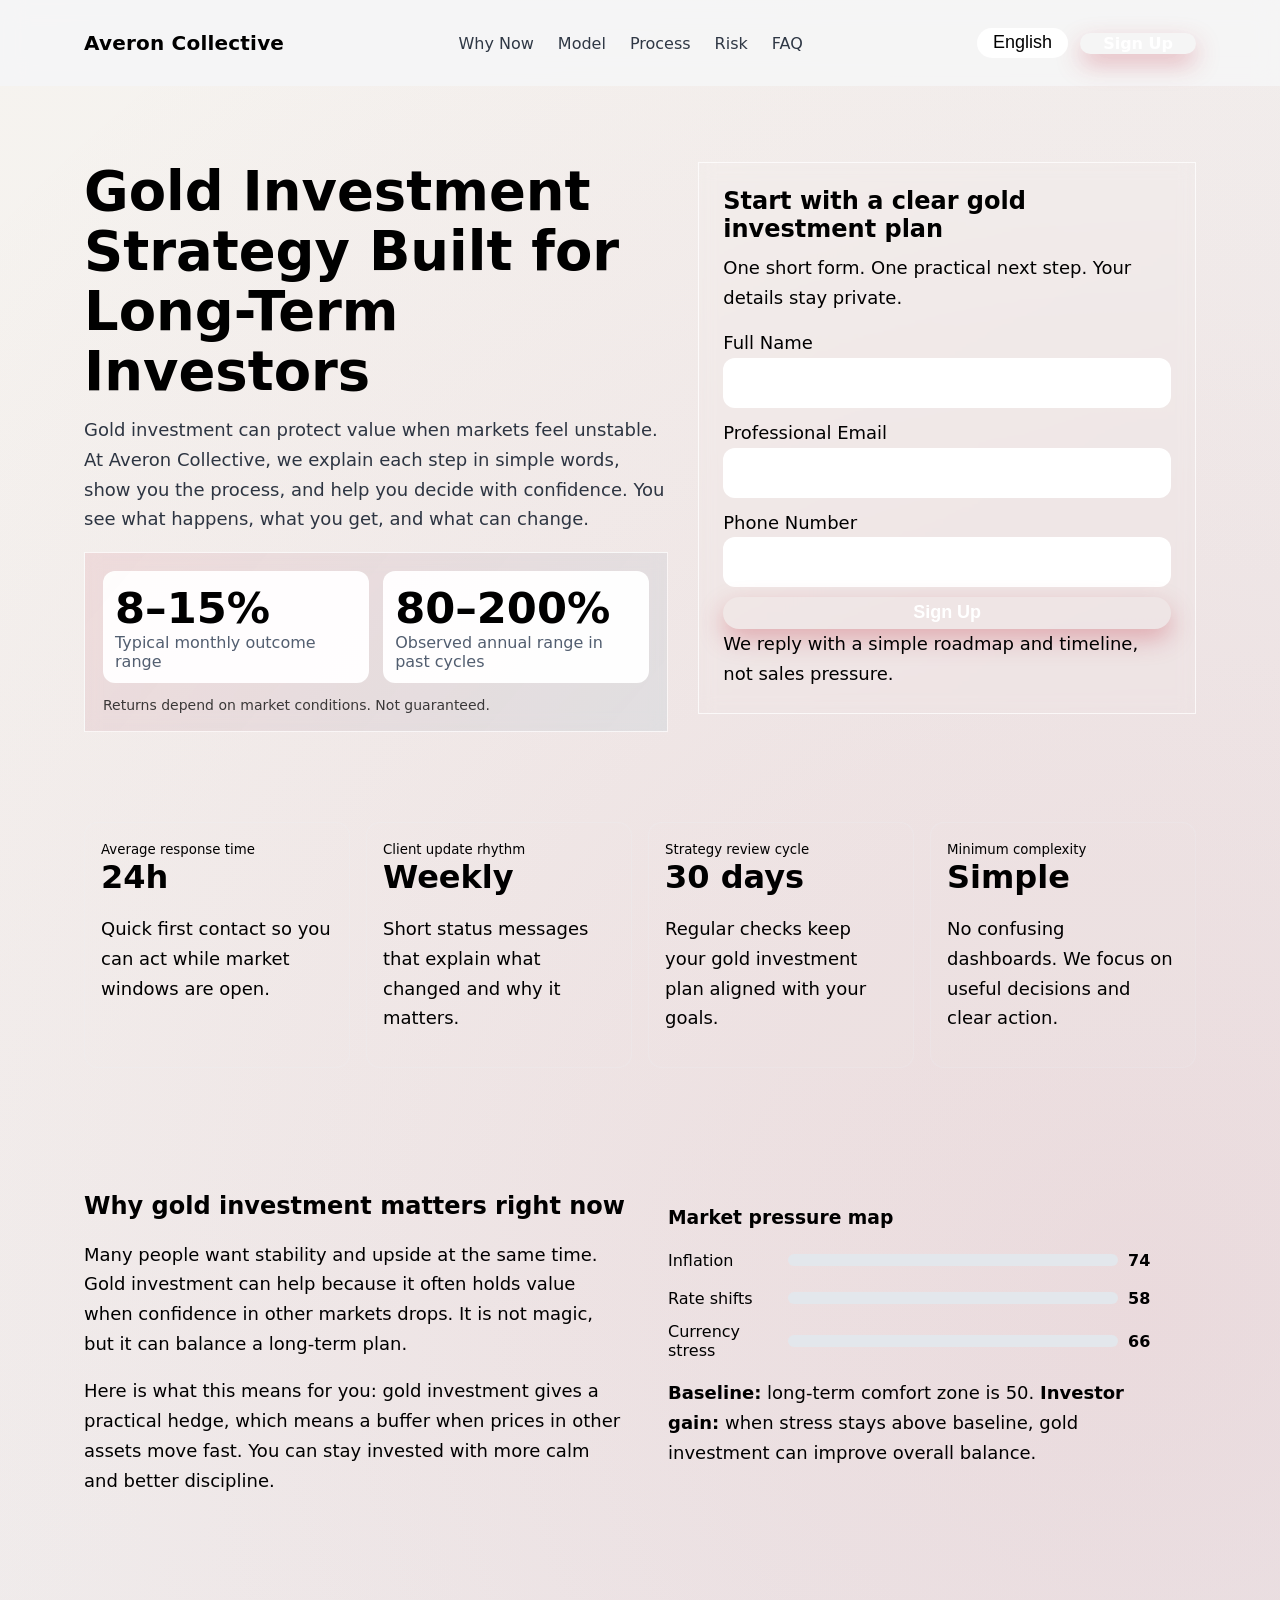
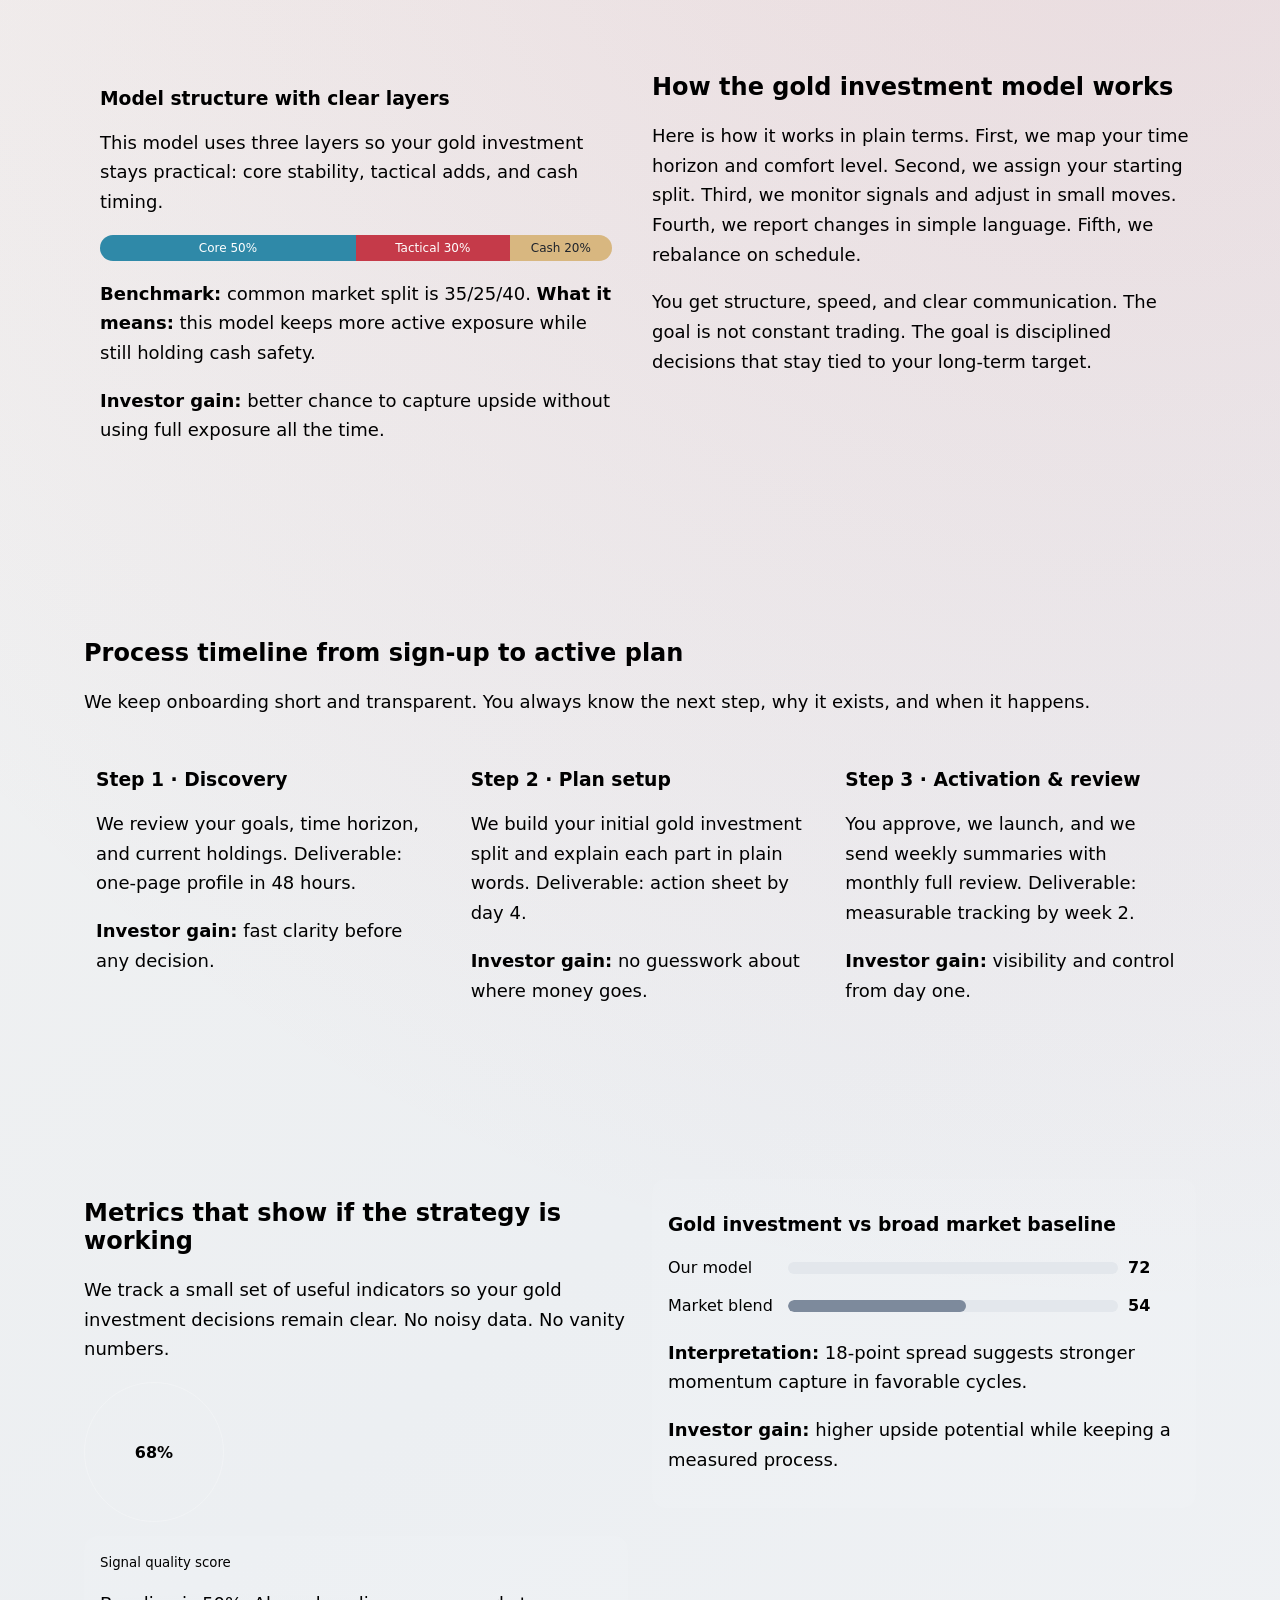
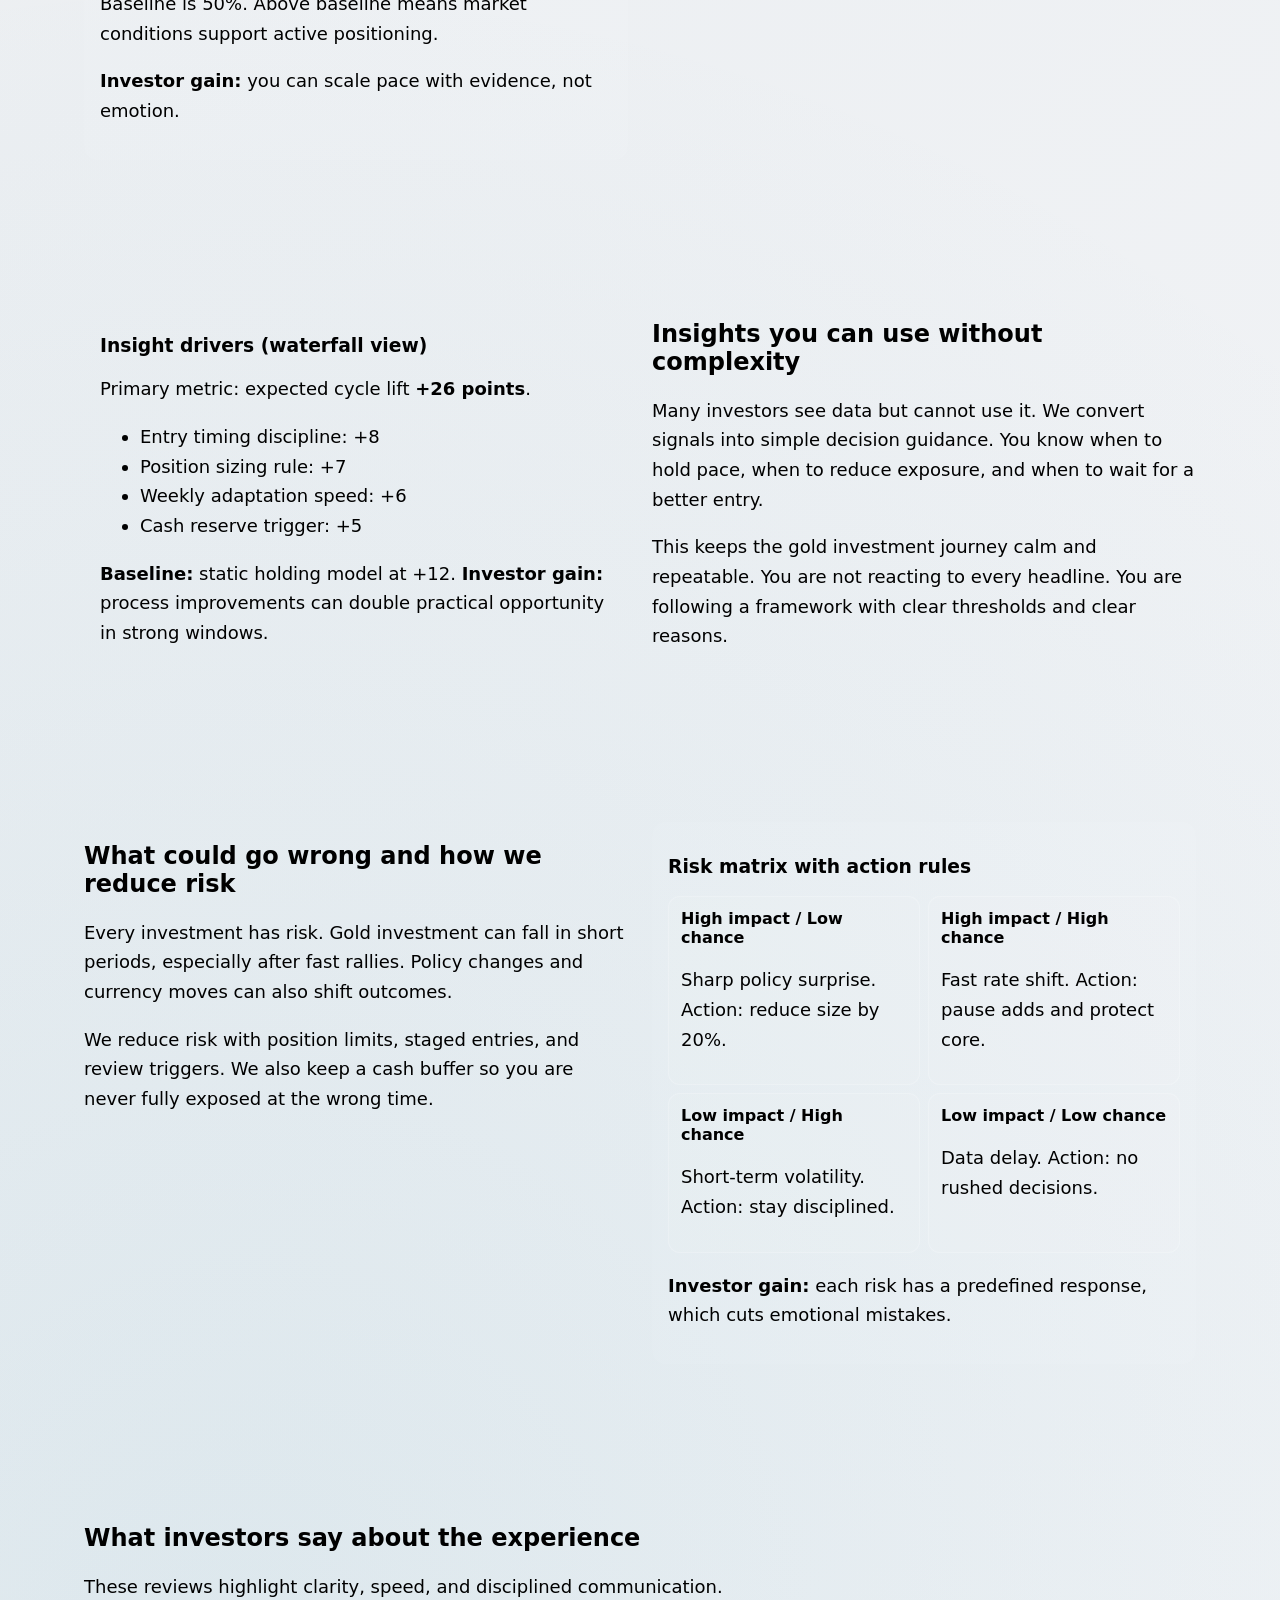
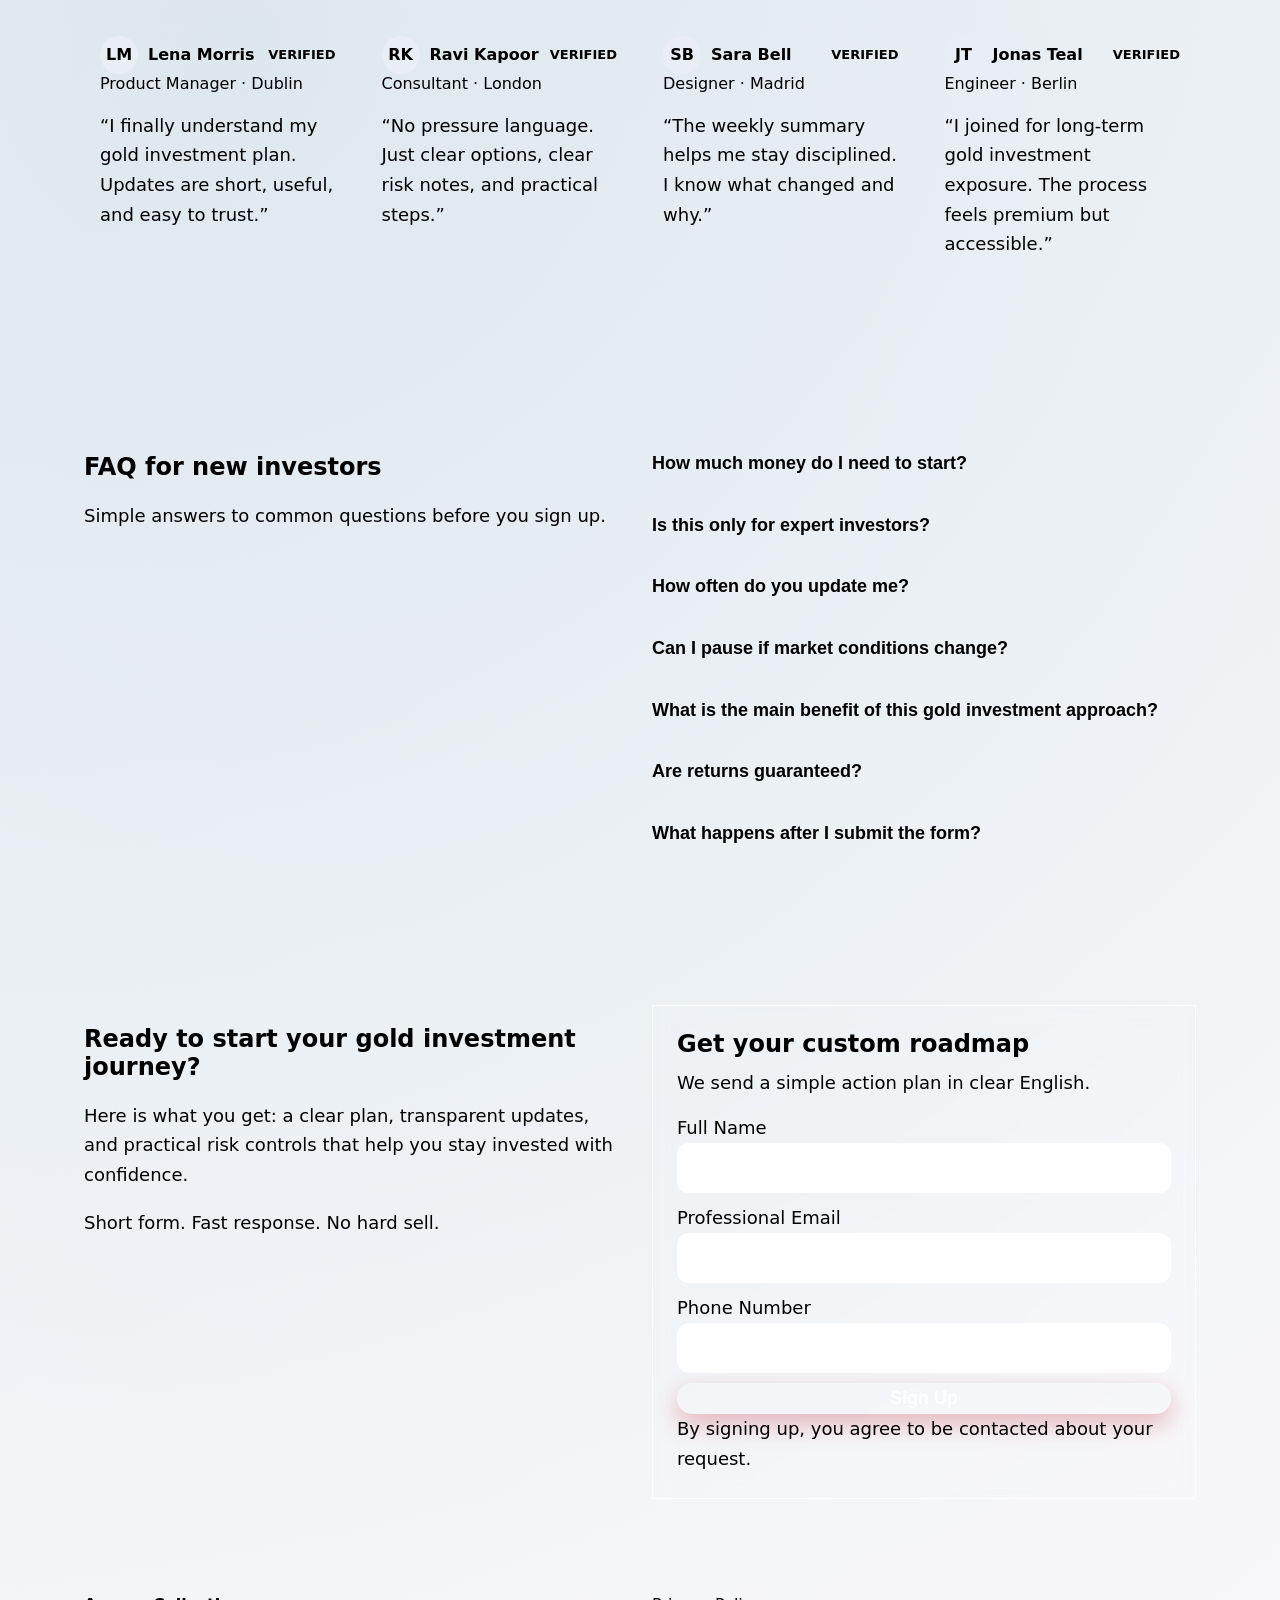
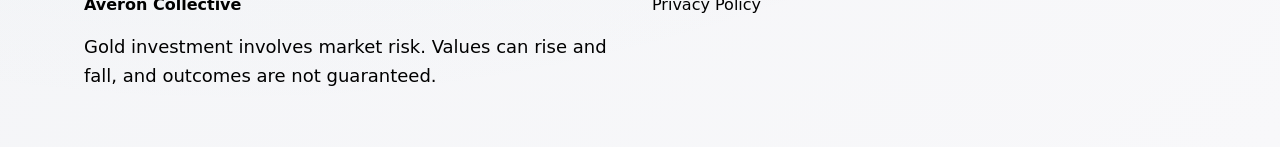
<file: index.html>
<!doctype html>
<html lang="en">
<head>
<meta charset="utf-8"/>
<meta name="viewport" content="width=device-width, initial-scale=1"/>
<title>Averon Collective | Gold Investment Strategy for Long-Term Investors (English)</title>
<meta name="description" content="Explore Averon Collective, a clear and premium gold investment website built for long-term investors who want transparent process, measured risk, and practical outcomes."/>
<link rel="canonical" href="https://averoncollective.com/index.html"/>
<link rel="alternate" hreflang="en" href="https://averoncollective.com/index.html"/>
<link rel="alternate" hreflang="de" href="https://averoncollective.com/de/index.html"/>
<link rel="alternate" hreflang="fr" href="https://averoncollective.com/fr/index.html"/>
<link rel="alternate" hreflang="es" href="https://averoncollective.com/es/index.html"/>
<link rel="alternate" hreflang="it" href="https://averoncollective.com/it/index.html"/>
<link rel="alternate" hreflang="tr" href="https://averoncollective.com/tr/index.html"/>
<link rel="alternate" hreflang="pt" href="https://averoncollective.com/pt/index.html"/>
<link rel="alternate" hreflang="ja" href="https://averoncollective.com/jp/index.html"/>
<link rel="alternate" hreflang="sk" href="https://averoncollective.com/sk/index.html"/>
<link rel="alternate" hreflang="nl-BE" href="https://averoncollective.com/be/index.html"/>
<link rel="alternate" hreflang="x-default" href="https://averoncollective.com/index.html"/>
<meta property="og:title" content="Averon Collective | Gold Investment Strategy for Long-Term Investors (English)"/>
<meta property="og:description" content="Explore Averon Collective, a clear and premium gold investment website built for long-term investors who want transparent process, measured risk, and practical outcomes."/>
<meta property="og:type" content="website"/>
<meta property="og:url" content="https://averoncollective.com/index.html"/>
<meta name="twitter:card" content="summary_large_image"/>
<meta name="twitter:title" content="Averon Collective | Gold Investment Strategy for Long-Term Investors (English)"/>
<meta name="twitter:description" content="Explore Averon Collective, a clear and premium gold investment website built for long-term investors who want transparent process, measured risk, and practical outcomes."/>
<link rel="stylesheet" href="assets/style.css"/>
<script defer src="assets/app.js"></script>
<script type="application/ld+json">{"@context":"https://schema.org","@graph":[{"@type":"Organization","name":"Averon Collective","url":"https://averoncollective.com","contactPoint":{"@type":"ContactPoint","contactType":"customer service","email":"support@averoncollective.com"}},{"@type":"WebSite","name":"Averon Collective","url":"https://averoncollective.com"},{"@type":"FAQPage","mainEntity":[{"@type":"Question","name":"How does gold investment work here?","acceptedAnswer":{"@type":"Answer","text":"You complete a simple sign-up form, receive a clear plan, and decide if the strategy fits your timeline."}},{"@type":"Question","name":"Can returns change?","acceptedAnswer":{"@type":"Answer","text":"Yes. Returns depend on market conditions and are not guaranteed."}}]},{"@type":"Review","itemReviewed":{"@type":"Organization","name":"Averon Collective"},"reviewRating":{"@type":"Rating","ratingValue":"5","bestRating":"5"},"author":{"@type":"Person","name":"Lena Morris"},"reviewBody":"Clear process, clear updates, and no hard sell."}]}</script>
</head>
<body>
<header class="site-header"><div class="container header-inner">
<div class="brand">Averon Collective</div>
<nav class="nav-links" aria-label="Main navigation">
<a href="#why">Why Now</a><a href="#model">Model</a><a href="#process">Process</a><a href="#risk">Risk</a><a href="#faq">FAQ</a>
</nav>
<div class="header-right">
<div class="lang-menu"><button class="lang-toggle" aria-haspopup="true" aria-expanded="false">English</button><div class="lang-list">
<a href="index.html"><svg class="flag" viewBox="0 0 60 40" aria-hidden="true"><rect width="60" height="40" fill="#012169"/><path d="M0,0 60,40 M60,0 0,40" stroke="#fff" stroke-width="8"/><path d="M0,0 60,40 M60,0 0,40" stroke="#c8102e" stroke-width="4"/><path d="M30,0v40 M0,20h60" stroke="#fff" stroke-width="12"/><path d="M30,0v40 M0,20h60" stroke="#c8102e" stroke-width="7"/></svg>English</a>
<a href="de/index.html"><svg class="flag" viewBox="0 0 5 3"><rect width="5" height="1" y="0" fill="#000"/><rect width="5" height="1" y="1" fill="#dd0000"/><rect width="5" height="1" y="2" fill="#ffce00"/></svg>Deutsch</a>
<a href="fr/index.html"><svg class="flag" viewBox="0 0 3 2"><rect width="1" height="2" fill="#0055a4"/><rect x="1" width="1" height="2" fill="#fff"/><rect x="2" width="1" height="2" fill="#ef4135"/></svg>Français</a>
<a href="es/index.html"><svg class="flag" viewBox="0 0 6 4"><rect width="6" height="4" fill="#aa151b"/><rect y="1" width="6" height="2" fill="#f1bf00"/></svg>Español</a>
<a href="it/index.html"><svg class="flag" viewBox="0 0 3 2"><rect width="1" height="2" fill="#009246"/><rect x="1" width="1" height="2" fill="#fff"/><rect x="2" width="1" height="2" fill="#ce2b37"/></svg>Italiano</a>
<a href="tr/index.html"><svg class="flag" viewBox="0 0 6 4"><rect width="6" height="4" fill="#e30a17"/><circle cx="2.5" cy="2" r="1" fill="#fff"/><circle cx="2.8" cy="2" r="0.8" fill="#e30a17"/></svg>Türkçe</a>
<a href="pt/index.html"><svg class="flag" viewBox="0 0 6 4"><rect width="2.5" height="4" fill="#046a38"/><rect x="2.5" width="3.5" height="4" fill="#da291c"/></svg>Português</a>
<a href="jp/index.html"><svg class="flag" viewBox="0 0 3 2"><rect width="3" height="2" fill="#fff"/><circle cx="1.5" cy="1" r="0.55" fill="#bc002d"/></svg>日本語</a>
<a href="sk/index.html"><svg class="flag" viewBox="0 0 6 4"><rect width="6" height="1.33" fill="#fff"/><rect y="1.33" width="6" height="1.33" fill="#0b4ea2"/><rect y="2.66" width="6" height="1.34" fill="#ee1c25"/></svg>Slovenčina</a>
<a href="be/index.html"><svg class="flag" viewBox="0 0 6 4"><rect width="2" height="4" fill="#000"/><rect x="2" width="2" height="4" fill="#ffd90c"/><rect x="4" width="2" height="4" fill="#ef3340"/></svg>Belgium</a>
</div></div>
<a href="#lead" class="btn btn-primary">Sign Up</a>
<button id="drawerOpen" class="icon-btn burger" aria-label="Open menu">☰</button>
</div>
</div></header>
<div id="drawerBackdrop" class="drawer-backdrop"></div>
<aside id="mobileDrawer" class="mobile-drawer" aria-label="Mobile navigation"><button id="drawerClose" class="icon-btn" aria-label="Close menu">✕</button>
<nav class="timeline"><a href="#why">Why Now</a><a href="#model">Model</a><a href="#process">Process</a><a href="#metrics">Metrics</a><a href="#faq">FAQ</a></nav>
<div class="lang-menu" style="margin-top:14px;"><button class="lang-toggle">English</button><div class="lang-list">
<a href="index.html"><svg class="flag" viewBox="0 0 60 40" aria-hidden="true"><rect width="60" height="40" fill="#012169"/><path d="M0,0 60,40 M60,0 0,40" stroke="#fff" stroke-width="8"/><path d="M0,0 60,40 M60,0 0,40" stroke="#c8102e" stroke-width="4"/><path d="M30,0v40 M0,20h60" stroke="#fff" stroke-width="12"/><path d="M30,0v40 M0,20h60" stroke="#c8102e" stroke-width="7"/></svg>English</a>
<a href="de/index.html"><svg class="flag" viewBox="0 0 5 3"><rect width="5" height="1" y="0" fill="#000"/><rect width="5" height="1" y="1" fill="#dd0000"/><rect width="5" height="1" y="2" fill="#ffce00"/></svg>Deutsch</a>
<a href="fr/index.html"><svg class="flag" viewBox="0 0 3 2"><rect width="1" height="2" fill="#0055a4"/><rect x="1" width="1" height="2" fill="#fff"/><rect x="2" width="1" height="2" fill="#ef4135"/></svg>Français</a>
<a href="es/index.html"><svg class="flag" viewBox="0 0 6 4"><rect width="6" height="4" fill="#aa151b"/><rect y="1" width="6" height="2" fill="#f1bf00"/></svg>Español</a>
<a href="it/index.html"><svg class="flag" viewBox="0 0 3 2"><rect width="1" height="2" fill="#009246"/><rect x="1" width="1" height="2" fill="#fff"/><rect x="2" width="1" height="2" fill="#ce2b37"/></svg>Italiano</a>
<a href="tr/index.html"><svg class="flag" viewBox="0 0 6 4"><rect width="6" height="4" fill="#e30a17"/><circle cx="2.5" cy="2" r="1" fill="#fff"/><circle cx="2.8" cy="2" r="0.8" fill="#e30a17"/></svg>Türkçe</a>
<a href="pt/index.html"><svg class="flag" viewBox="0 0 6 4"><rect width="2.5" height="4" fill="#046a38"/><rect x="2.5" width="3.5" height="4" fill="#da291c"/></svg>Português</a>
<a href="jp/index.html"><svg class="flag" viewBox="0 0 3 2"><rect width="3" height="2" fill="#fff"/><circle cx="1.5" cy="1" r="0.55" fill="#bc002d"/></svg>日本語</a>
<a href="sk/index.html"><svg class="flag" viewBox="0 0 6 4"><rect width="6" height="1.33" fill="#fff"/><rect y="1.33" width="6" height="1.33" fill="#0b4ea2"/><rect y="2.66" width="6" height="1.34" fill="#ee1c25"/></svg>Slovenčina</a>
<a href="be/index.html"><svg class="flag" viewBox="0 0 6 4"><rect width="2" height="4" fill="#000"/><rect x="2" width="2" height="4" fill="#ffd90c"/><rect x="4" width="2" height="4" fill="#ef3340"/></svg>Belgium</a>
</div></div>
<a href="#lead" class="btn btn-primary" style="margin-top:14px;">Sign Up</a></aside>
<main>
<section class="hero"><div class="container hero-grid">
<div data-reveal><h1>Gold Investment Strategy Built for Long-Term Investors</h1>
<p>Gold investment can protect value when markets feel unstable. At Averon Collective, we explain each step in simple words, show you the process, and help you decide with confidence. You see what happens, what you get, and what can change.</p>
<div class="glass-card performance"><div class="metric"><div class="value">8–15%</div><div class="label">Typical monthly outcome range</div></div><div class="metric"><div class="value">80–200%</div><div class="label">Observed annual range in past cycles</div></div><div class="micro">Returns depend on market conditions. Not guaranteed.</div></div>
</div>
<div class="glass-card form-card" id="lead" data-reveal><h3>Start with a clear gold investment plan</h3><p>One short form. One practical next step. Your details stay private.</p>
<form><label>Full Name<input type="text" name="name" required/></label><label>Professional Email<input type="email" name="email" required/></label><label>Phone Number<input type="tel" name="phone" required/></label><button class="btn btn-primary" type="submit">Sign Up</button></form>
<div class="small-copy">We reply with a simple roadmap and timeline, not sales pressure.</div></div>
</div></section>
<section class="kpi-strip"><div class="container"><div class="kpi-grid">
<div class="kpi"><small>Average response time</small><strong>24h</strong><p>Quick first contact so you can act while market windows are open.</p></div>
<div class="kpi"><small>Client update rhythm</small><strong>Weekly</strong><p>Short status messages that explain what changed and why it matters.</p></div>
<div class="kpi"><small>Strategy review cycle</small><strong>30 days</strong><p>Regular checks keep your gold investment plan aligned with your goals.</p></div>
<div class="kpi"><small>Minimum complexity</small><strong>Simple</strong><p>No confusing dashboards. We focus on useful decisions and clear action.</p></div>
</div></div></section>
<section class="content-section" id="why"><div class="container split"><div data-reveal><h2>Why gold investment matters right now</h2><p>Many people want stability and upside at the same time. Gold investment can help because it often holds value when confidence in other markets drops. It is not magic, but it can balance a long-term plan.</p><p>Here is what this means for you: gold investment gives a practical hedge, which means a buffer when prices in other assets move fast. You can stay invested with more calm and better discipline.</p></div>
<div class="card" data-reveal><h3>Market pressure map</h3><div class="compare"><div class="compare-row"><span>Inflation</span><div class="chart-bar"><span style="width:74%;background:var(--accent-a);"></span></div><strong>74</strong></div><div class="compare-row"><span>Rate shifts</span><div class="chart-bar"><span style="width:58%;background:var(--accent-b);"></span></div><strong>58</strong></div><div class="compare-row"><span>Currency stress</span><div class="chart-bar"><span style="width:66%;background:var(--accent-c);"></span></div><strong>66</strong></div></div><p><strong>Baseline:</strong> long-term comfort zone is 50. <strong>Investor gain:</strong> when stress stays above baseline, gold investment can improve overall balance.</p></div></div></section>
<section class="content-section" id="model"><div class="container split"><div class="card" data-reveal><h3>Model structure with clear layers</h3><p>This model uses three layers so your gold investment stays practical: core stability, tactical adds, and cash timing.</p><div class="stack"><span style="width:50%;background:#2f89a8;">Core 50%</span><span style="width:30%;background:#c53a49;">Tactical 30%</span><span style="width:20%;background:#d8b780;color:#1f242c;">Cash 20%</span></div><p><strong>Benchmark:</strong> common market split is 35/25/40. <strong>What it means:</strong> this model keeps more active exposure while still holding cash safety.</p><p><strong>Investor gain:</strong> better chance to capture upside without using full exposure all the time.</p></div>
<div data-reveal><h2>How the gold investment model works</h2><p>Here is how it works in plain terms. First, we map your time horizon and comfort level. Second, we assign your starting split. Third, we monitor signals and adjust in small moves. Fourth, we report changes in simple language. Fifth, we rebalance on schedule.</p><p>You get structure, speed, and clear communication. The goal is not constant trading. The goal is disciplined decisions that stay tied to your long-term target.</p></div></div></section>
<section class="content-section" id="process"><div class="container"><h2>Process timeline from sign-up to active plan</h2><p>We keep onboarding short and transparent. You always know the next step, why it exists, and when it happens.</p><div class="grid-3 timeline" data-reveal><div class="card timeline-item"><h3>Step 1 · Discovery</h3><p>We review your goals, time horizon, and current holdings. Deliverable: one-page profile in 48 hours.</p><p><strong>Investor gain:</strong> fast clarity before any decision.</p></div><div class="card timeline-item"><h3>Step 2 · Plan setup</h3><p>We build your initial gold investment split and explain each part in plain words. Deliverable: action sheet by day 4.</p><p><strong>Investor gain:</strong> no guesswork about where money goes.</p></div><div class="card timeline-item"><h3>Step 3 · Activation & review</h3><p>You approve, we launch, and we send weekly summaries with monthly full review. Deliverable: measurable tracking by week 2.</p><p><strong>Investor gain:</strong> visibility and control from day one.</p></div></div></div></section>
<section class="content-section metrics" id="metrics"><div class="container split"><div data-reveal><h2>Metrics that show if the strategy is working</h2><p>We track a small set of useful indicators so your gold investment decisions remain clear. No noisy data. No vanity numbers.</p><div class="ring-wrap"><div class="ring"><strong>68%</strong></div><div class="dark-card"><small>Signal quality score</small><p>Baseline is 50%. Above baseline means market conditions support active positioning.</p><p><strong>Investor gain:</strong> you can scale pace with evidence, not emotion.</p></div></div></div>
<div class="dark-card" data-reveal><h3>Gold investment vs broad market baseline</h3><div class="compare"><div class="compare-row"><span>Our model</span><div class="chart-bar"><span style="width:72%;background:var(--accent-a);"></span></div><strong>72</strong></div><div class="compare-row"><span>Market blend</span><div class="chart-bar"><span style="width:54%;background:#7d8a9c;"></span></div><strong>54</strong></div></div><p><strong>Interpretation:</strong> 18-point spread suggests stronger momentum capture in favorable cycles.</p><p><strong>Investor gain:</strong> higher upside potential while keeping a measured process.</p></div></div></section>
<section class="content-section" id="insights"><div class="container split"><div class="card" data-reveal><h3>Insight drivers (waterfall view)</h3><p>Primary metric: expected cycle lift <strong>+26 points</strong>.</p><ul><li>Entry timing discipline: +8</li><li>Position sizing rule: +7</li><li>Weekly adaptation speed: +6</li><li>Cash reserve trigger: +5</li></ul><p><strong>Baseline:</strong> static holding model at +12. <strong>Investor gain:</strong> process improvements can double practical opportunity in strong windows.</p></div>
<div data-reveal><h2>Insights you can use without complexity</h2><p>Many investors see data but cannot use it. We convert signals into simple decision guidance. You know when to hold pace, when to reduce exposure, and when to wait for a better entry.</p><p>This keeps the gold investment journey calm and repeatable. You are not reacting to every headline. You are following a framework with clear thresholds and clear reasons.</p></div></div></section>
<section class="content-section risk" id="risk"><div class="container split"><div data-reveal><h2>What could go wrong and how we reduce risk</h2><p>Every investment has risk. Gold investment can fall in short periods, especially after fast rallies. Policy changes and currency moves can also shift outcomes.</p><p>We reduce risk with position limits, staged entries, and review triggers. We also keep a cash buffer so you are never fully exposed at the wrong time.</p></div>
<div class="dark-card" data-reveal><h3>Risk matrix with action rules</h3><div class="risk-matrix"><div><strong>High impact / Low chance</strong><p>Sharp policy surprise. Action: reduce size by 20%.</p></div><div><strong>High impact / High chance</strong><p>Fast rate shift. Action: pause adds and protect core.</p></div><div><strong>Low impact / High chance</strong><p>Short-term volatility. Action: stay disciplined.</p></div><div><strong>Low impact / Low chance</strong><p>Data delay. Action: no rushed decisions.</p></div></div><p><strong>Investor gain:</strong> each risk has a predefined response, which cuts emotional mistakes.</p></div></div></section>
<section class="content-section" id="reviews"><div class="container"><h2>What investors say about the experience</h2><p>These reviews highlight clarity, speed, and disciplined communication.</p><div class="reviews-grid" data-reveal>
<article class="card"><div class="review-head"><div class="avatar">LM</div><strong>Lena Morris</strong><span class="verified">VERIFIED</span></div><div>Product Manager · Dublin</div><p>“I finally understand my gold investment plan. Updates are short, useful, and easy to trust.”</p></article>
<article class="card"><div class="review-head"><div class="avatar">RK</div><strong>Ravi Kapoor</strong><span class="verified">VERIFIED</span></div><div>Consultant · London</div><p>“No pressure language. Just clear options, clear risk notes, and practical steps.”</p></article>
<article class="card"><div class="review-head"><div class="avatar">SB</div><strong>Sara Bell</strong><span class="verified">VERIFIED</span></div><div>Designer · Madrid</div><p>“The weekly summary helps me stay disciplined. I know what changed and why.”</p></article>
<article class="card"><div class="review-head"><div class="avatar">JT</div><strong>Jonas Teal</strong><span class="verified">VERIFIED</span></div><div>Engineer · Berlin</div><p>“I joined for long-term gold investment exposure. The process feels premium but accessible.”</p></article>
</div></div></section>
<section class="content-section" id="faq"><div class="container split"><div data-reveal><h2>FAQ for new investors</h2><p>Simple answers to common questions before you sign up.</p></div><div data-reveal>
<div class="faq-item"><button class="faq-q" aria-expanded="false">How much money do I need to start?</button><div class="faq-answer"><p>You can start with a clear plan first. We define an amount that fits your goals and timeline.</p></div></div>
<div class="faq-item"><button class="faq-q" aria-expanded="false">Is this only for expert investors?</button><div class="faq-answer"><p>No. The process is built for regular long-term investors who want clarity and structure.</p></div></div>
<div class="faq-item"><button class="faq-q" aria-expanded="false">How often do you update me?</button><div class="faq-answer"><p>You receive weekly short updates and a full monthly review with action notes.</p></div></div>
<div class="faq-item"><button class="faq-q" aria-expanded="false">Can I pause if market conditions change?</button><div class="faq-answer"><p>Yes. We can pause new adds and protect core positions when signals weaken.</p></div></div>
<div class="faq-item"><button class="faq-q" aria-expanded="false">What is the main benefit of this gold investment approach?</button><div class="faq-answer"><p>You get a repeatable process that combines upside opportunity with practical risk control.</p></div></div>
<div class="faq-item"><button class="faq-q" aria-expanded="false">Are returns guaranteed?</button><div class="faq-answer"><p>No. Returns depend on market conditions and can move up or down.</p></div></div>
<div class="faq-item"><button class="faq-q" aria-expanded="false">What happens after I submit the form?</button><div class="faq-answer"><p>We contact you within 24 hours and share a simple roadmap for next steps.</p></div></div>
</div></div></section>
<section class="final-cta" id="final"><div class="container split"><div data-reveal><h2>Ready to start your gold investment journey?</h2><p>Here is what you get: a clear plan, transparent updates, and practical risk controls that help you stay invested with confidence.</p><p>Short form. Fast response. No hard sell.</p></div>
<div class="glass-card form-card" data-reveal><h3>Get your custom roadmap</h3><p>We send a simple action plan in clear English.</p><form><label>Full Name<input type="text" required/></label><label>Professional Email<input type="email" required/></label><label>Phone Number<input type="tel" required/></label><button class="btn btn-primary" type="submit">Sign Up</button></form><div class="small-copy">By signing up, you agree to be contacted about your request.</div></div>
</div></section>
</main>
<footer class="site-footer"><div class="container split"><div><strong>Averon Collective</strong><p>Gold investment involves market risk. Values can rise and fall, and outcomes are not guaranteed.</p></div><div><a href="#" data-open-privacy>Privacy Policy</a></div></div></footer>
<div id="privacyModal" class="modal-wrap" aria-hidden="true"><div class="modal-backdrop"></div><div class="modal" role="dialog" aria-modal="true" aria-label="Privacy Policy"><button class="icon-btn" data-close-privacy aria-label="Close privacy modal" style="float:right;">✕</button><h2>Privacy Policy</h2>
<h3>Introduction</h3><p>We respect your privacy and explain clearly how we use your information.</p>
<h3>Data collection</h3><p>We collect your name, professional email, phone number, and website usage signals.</p>
<h3>Legal basis</h3><p>We process data to answer your request and provide service updates that you asked for.</p>
<h3>Cookies</h3><p>We use essential and analytics cookies to improve experience and measure performance.</p>
<h3>Retention</h3><p>We keep personal data only as long as needed for service and legal obligations.</p>
<h3>Third-party sharing</h3><p>We share limited data with trusted providers for hosting, analytics, and communication support.</p>
<h3>Security</h3><p>We use access controls and secure systems to protect your information.</p>
<h3>User rights</h3><p>You can request access, correction, deletion, or processing limits at any time.</p>
<h3>International transfers</h3><p>When data moves across borders, we apply safeguards required by applicable laws.</p>
<h3>Industry risk disclosure</h3><p>Investment information is educational and planning-focused. Market outcomes can vary.</p>
<h3>Contact</h3><p>Email support@averoncollective.com for any privacy request.</p>
<footer><button class="btn btn-outline" data-close-privacy>Close</button></footer>
</div></div>
</body></html>
</file>
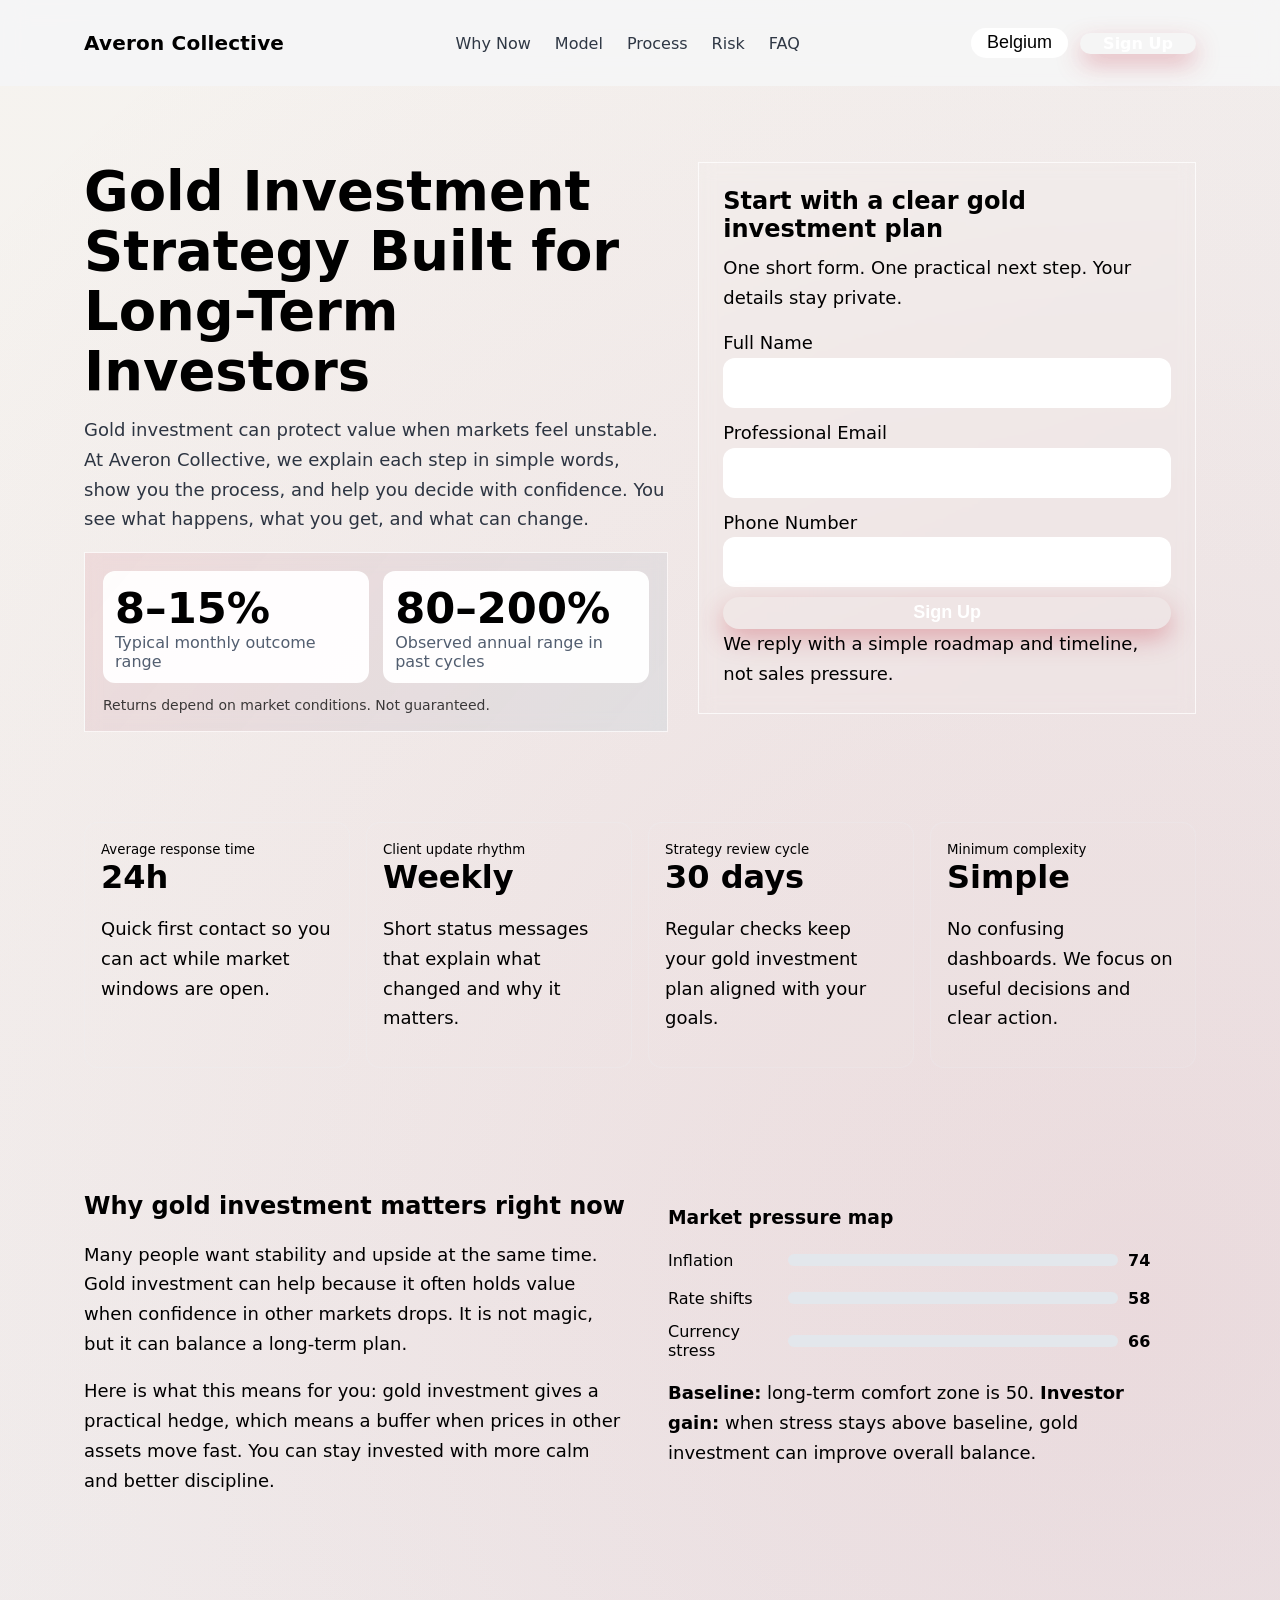
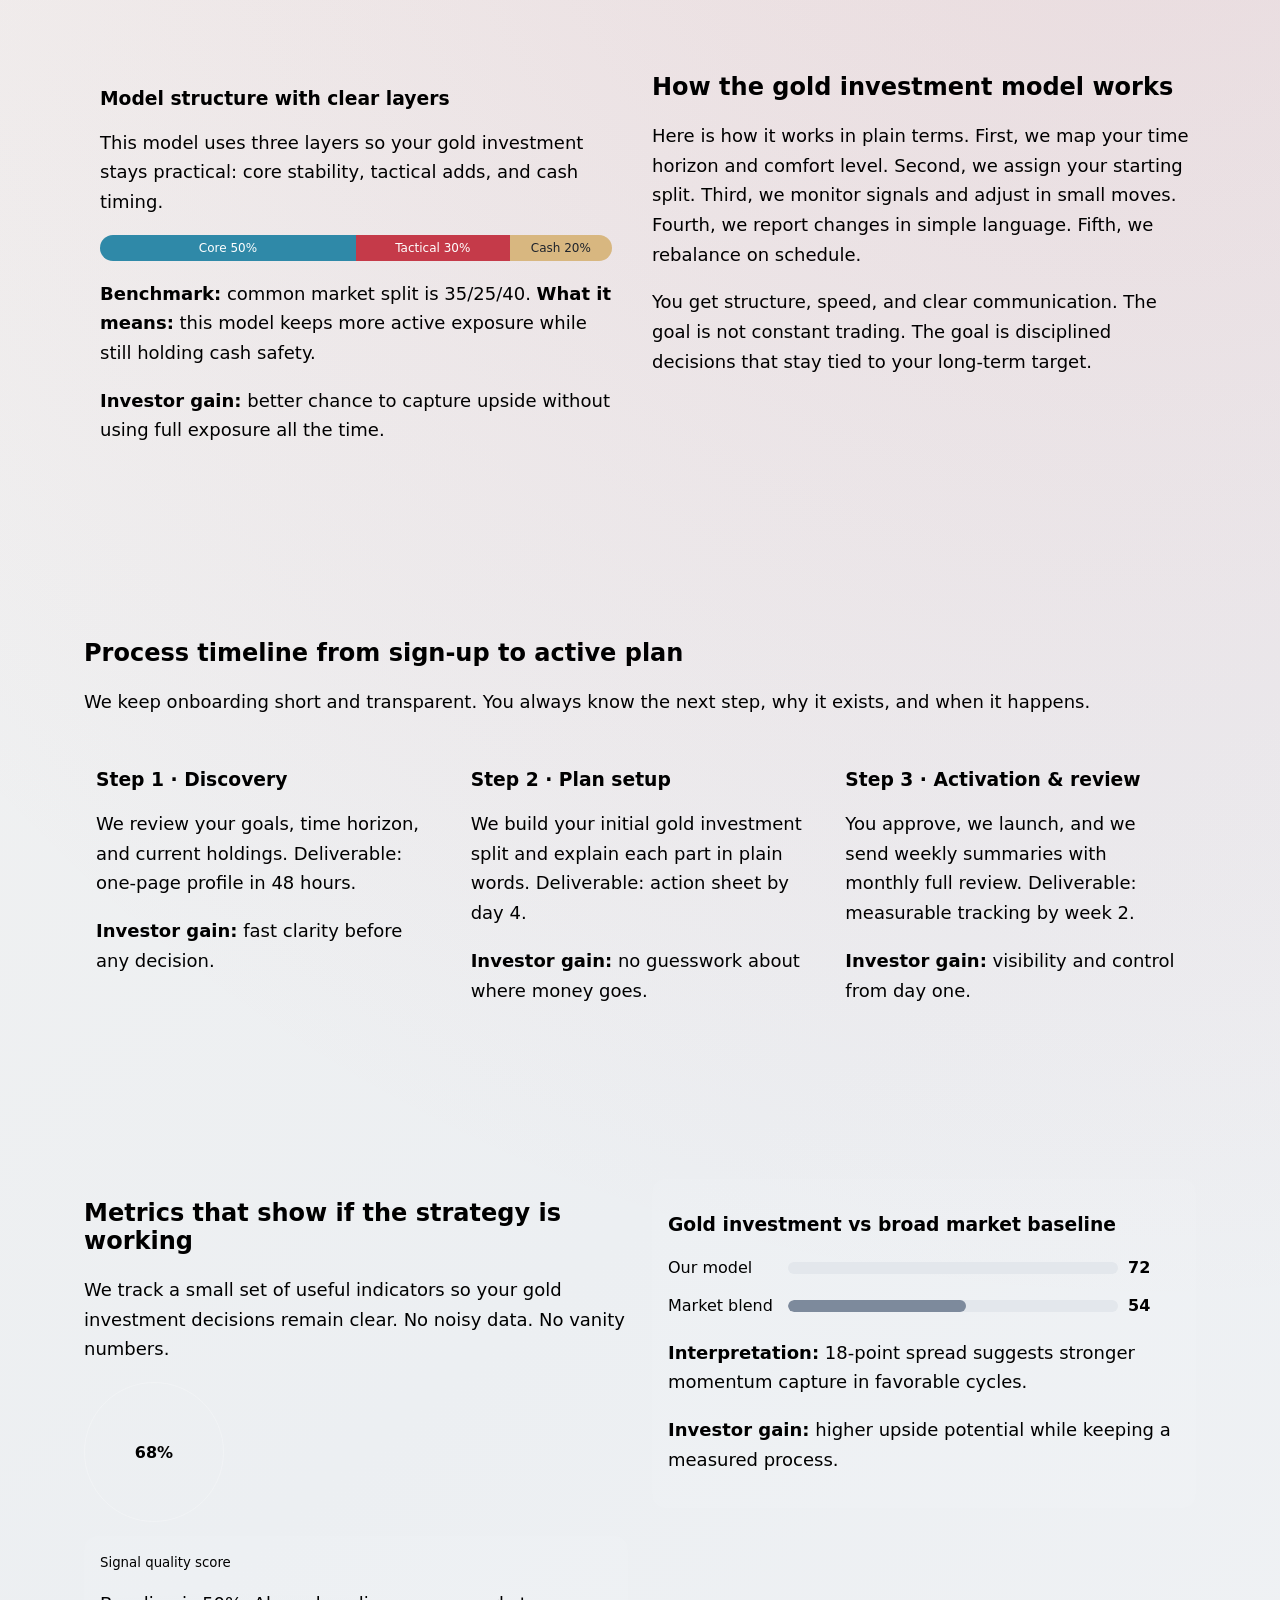
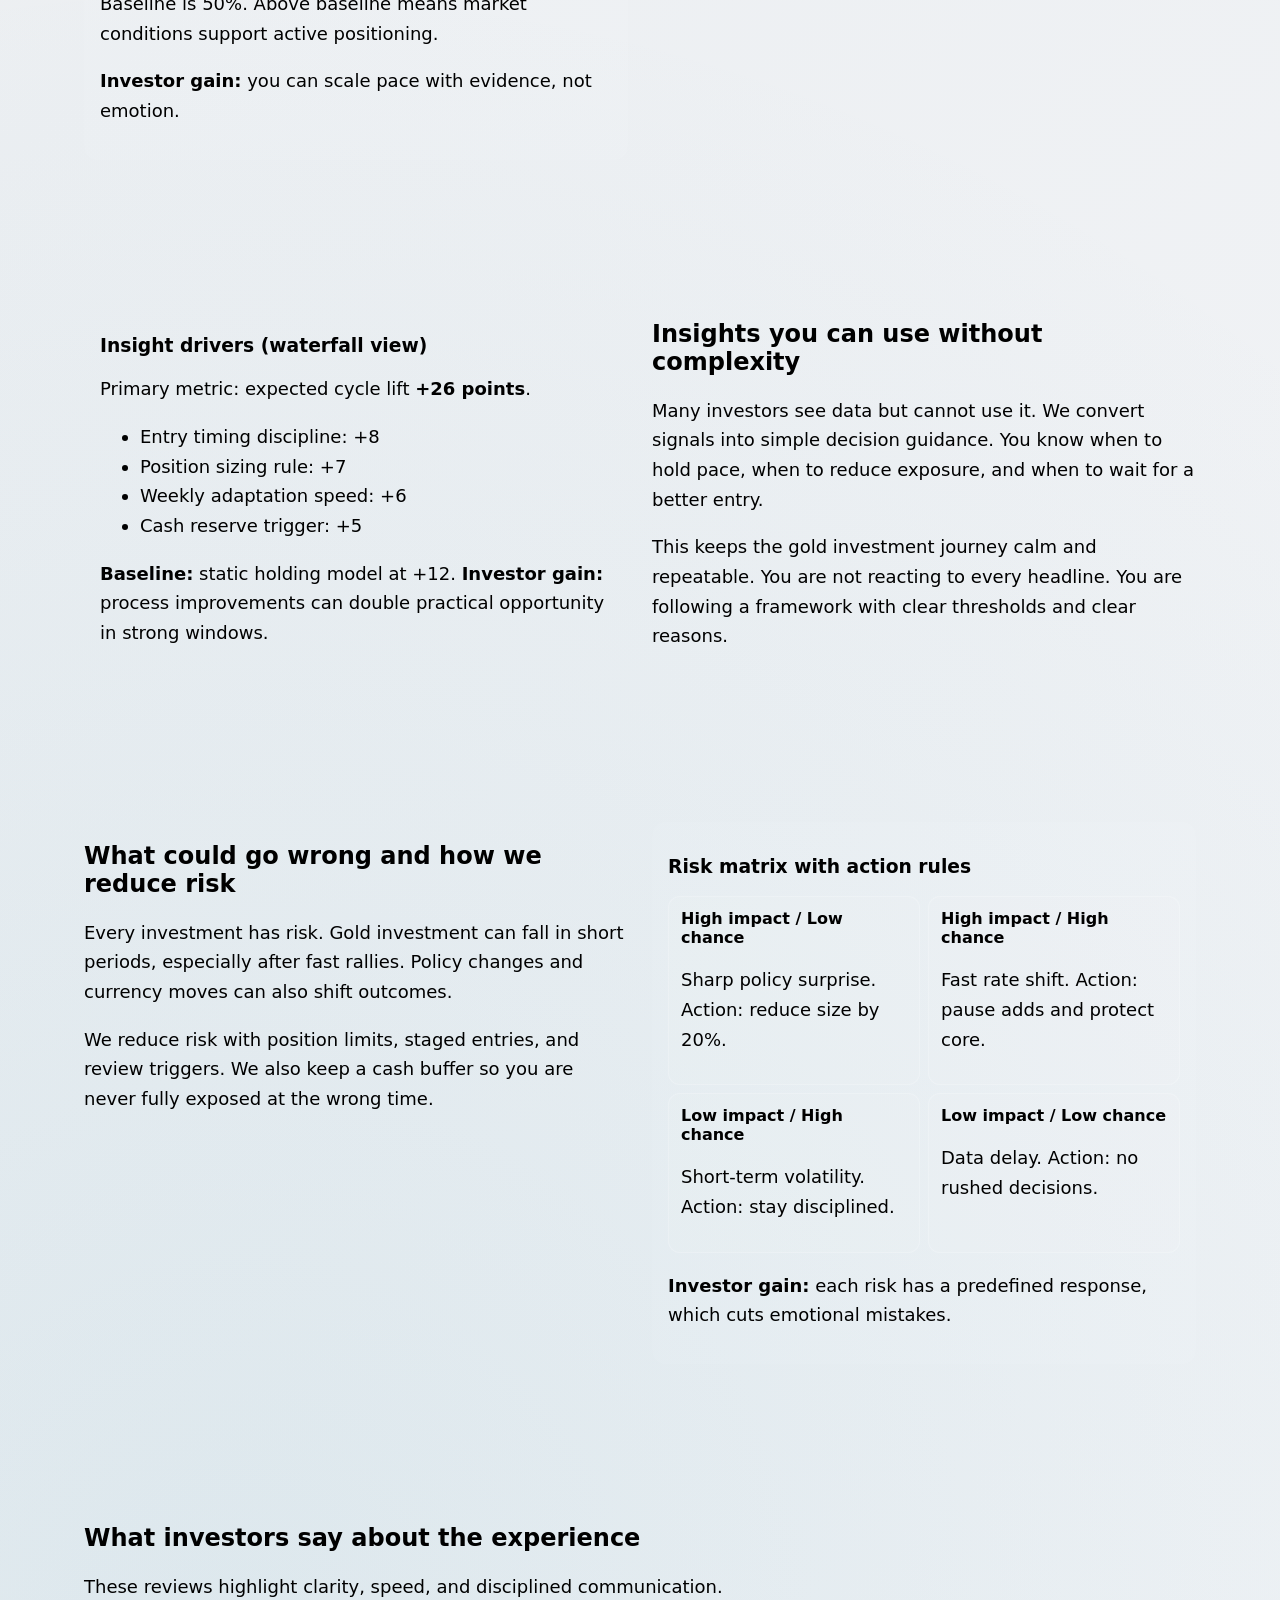
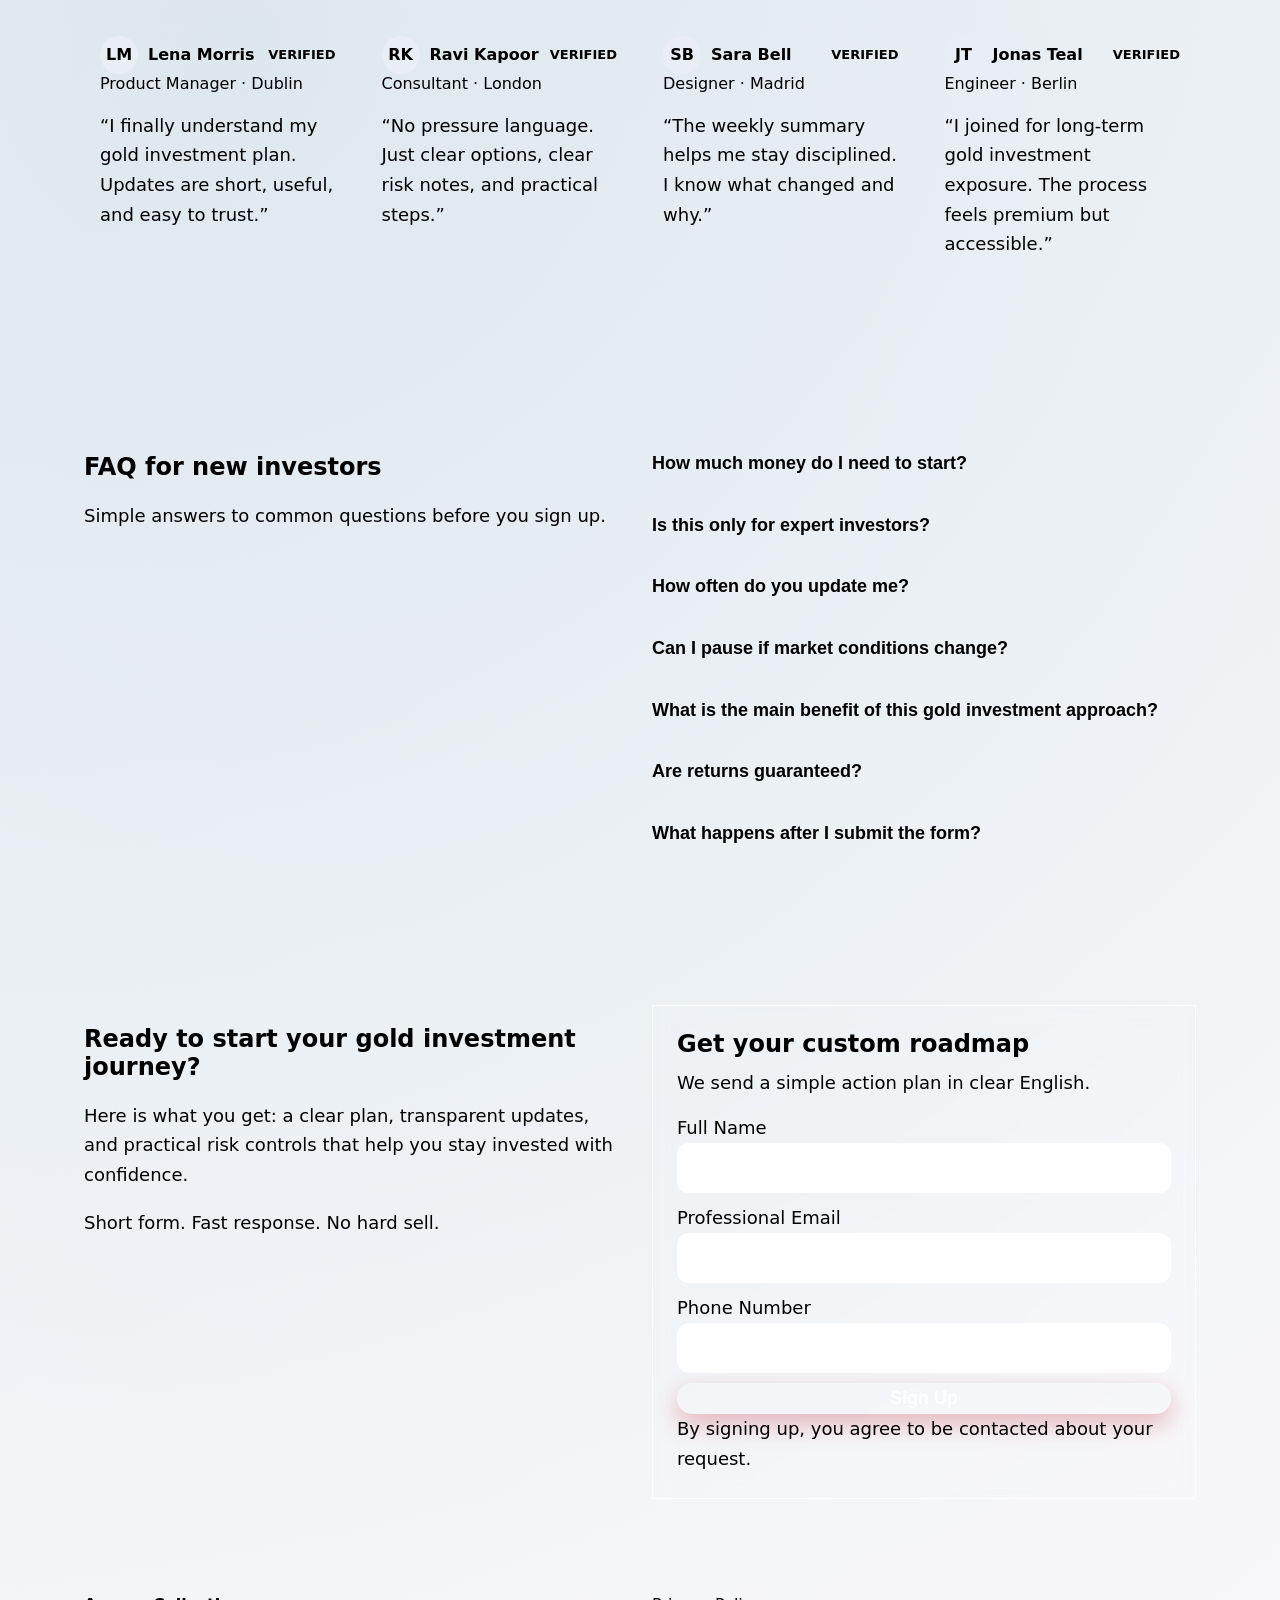
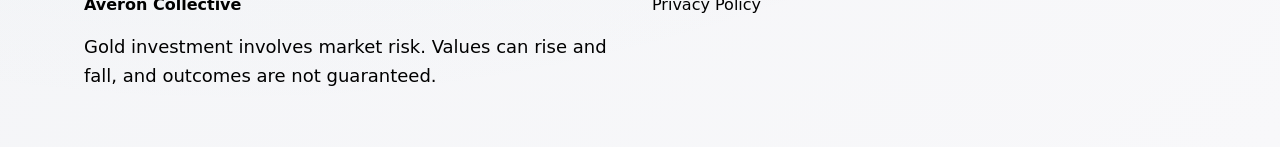
<file: be/index.html>
<!doctype html>
<html lang="en">
<head>
<meta charset="utf-8"/>
<meta name="viewport" content="width=device-width, initial-scale=1"/>
<title>Averon Collective | Gold Investment Strategy for Long-Term Investors (Belgium)</title>
<meta name="description" content="Explore Averon Collective, a clear and premium gold investment website built for long-term investors who want transparent process, measured risk, and practical outcomes."/>
<link rel="canonical" href="https://averoncollective.com/be/"/>
<link rel="alternate" hreflang="en" href="https://averoncollective.com/index.html"/>
<link rel="alternate" hreflang="de" href="https://averoncollective.com/de/index.html"/>
<link rel="alternate" hreflang="fr" href="https://averoncollective.com/fr/index.html"/>
<link rel="alternate" hreflang="es" href="https://averoncollective.com/es/index.html"/>
<link rel="alternate" hreflang="it" href="https://averoncollective.com/it/index.html"/>
<link rel="alternate" hreflang="tr" href="https://averoncollective.com/tr/index.html"/>
<link rel="alternate" hreflang="pt" href="https://averoncollective.com/pt/index.html"/>
<link rel="alternate" hreflang="ja" href="https://averoncollective.com/jp/index.html"/>
<link rel="alternate" hreflang="sk" href="https://averoncollective.com/sk/index.html"/>
<link rel="alternate" hreflang="nl-BE" href="https://averoncollective.com/be/index.html"/>
<link rel="alternate" hreflang="x-default" href="https://averoncollective.com/index.html"/>
<meta property="og:title" content="Averon Collective | Gold Investment Strategy for Long-Term Investors (Belgium)"/>
<meta property="og:description" content="Explore Averon Collective, a clear and premium gold investment website built for long-term investors who want transparent process, measured risk, and practical outcomes."/>
<meta property="og:type" content="website"/>
<meta property="og:url" content="https://averoncollective.com/be/"/>
<meta name="twitter:card" content="summary_large_image"/>
<meta name="twitter:title" content="Averon Collective | Gold Investment Strategy for Long-Term Investors (Belgium)"/>
<meta name="twitter:description" content="Explore Averon Collective, a clear and premium gold investment website built for long-term investors who want transparent process, measured risk, and practical outcomes."/>
<link rel="stylesheet" href="../assets/style.css"/>
<script defer src="../assets/app.js"></script>
<script type="application/ld+json">{"@context":"https://schema.org","@graph":[{"@type":"Organization","name":"Averon Collective","url":"https://averoncollective.com","contactPoint":{"@type":"ContactPoint","contactType":"customer service","email":"support@averoncollective.com"}},{"@type":"WebSite","name":"Averon Collective","url":"https://averoncollective.com"},{"@type":"FAQPage","mainEntity":[{"@type":"Question","name":"How does gold investment work here?","acceptedAnswer":{"@type":"Answer","text":"You complete a simple sign-up form, receive a clear plan, and decide if the strategy fits your timeline."}},{"@type":"Question","name":"Can returns change?","acceptedAnswer":{"@type":"Answer","text":"Yes. Returns depend on market conditions and are not guaranteed."}}]},{"@type":"Review","itemReviewed":{"@type":"Organization","name":"Averon Collective"},"reviewRating":{"@type":"Rating","ratingValue":"5","bestRating":"5"},"author":{"@type":"Person","name":"Lena Morris"},"reviewBody":"Clear process, clear updates, and no hard sell."}]}</script>
</head>
<body>
<header class="site-header"><div class="container header-inner">
<div class="brand">Averon Collective</div>
<nav class="nav-links" aria-label="Main navigation">
<a href="#why">Why Now</a><a href="#model">Model</a><a href="#process">Process</a><a href="#risk">Risk</a><a href="#faq">FAQ</a>
</nav>
<div class="header-right">
<div class="lang-menu"><button class="lang-toggle" aria-haspopup="true" aria-expanded="false">Belgium</button><div class="lang-list">
<a href="../index.html"><svg class="flag" viewBox="0 0 60 40" aria-hidden="true"><rect width="60" height="40" fill="#012169"/><path d="M0,0 60,40 M60,0 0,40" stroke="#fff" stroke-width="8"/><path d="M0,0 60,40 M60,0 0,40" stroke="#c8102e" stroke-width="4"/><path d="M30,0v40 M0,20h60" stroke="#fff" stroke-width="12"/><path d="M30,0v40 M0,20h60" stroke="#c8102e" stroke-width="7"/></svg>English</a>
<a href="../de/index.html"><svg class="flag" viewBox="0 0 5 3"><rect width="5" height="1" y="0" fill="#000"/><rect width="5" height="1" y="1" fill="#dd0000"/><rect width="5" height="1" y="2" fill="#ffce00"/></svg>Deutsch</a>
<a href="../fr/index.html"><svg class="flag" viewBox="0 0 3 2"><rect width="1" height="2" fill="#0055a4"/><rect x="1" width="1" height="2" fill="#fff"/><rect x="2" width="1" height="2" fill="#ef4135"/></svg>Français</a>
<a href="../es/index.html"><svg class="flag" viewBox="0 0 6 4"><rect width="6" height="4" fill="#aa151b"/><rect y="1" width="6" height="2" fill="#f1bf00"/></svg>Español</a>
<a href="../it/index.html"><svg class="flag" viewBox="0 0 3 2"><rect width="1" height="2" fill="#009246"/><rect x="1" width="1" height="2" fill="#fff"/><rect x="2" width="1" height="2" fill="#ce2b37"/></svg>Italiano</a>
<a href="../tr/index.html"><svg class="flag" viewBox="0 0 6 4"><rect width="6" height="4" fill="#e30a17"/><circle cx="2.5" cy="2" r="1" fill="#fff"/><circle cx="2.8" cy="2" r="0.8" fill="#e30a17"/></svg>Türkçe</a>
<a href="../pt/index.html"><svg class="flag" viewBox="0 0 6 4"><rect width="2.5" height="4" fill="#046a38"/><rect x="2.5" width="3.5" height="4" fill="#da291c"/></svg>Português</a>
<a href="../jp/index.html"><svg class="flag" viewBox="0 0 3 2"><rect width="3" height="2" fill="#fff"/><circle cx="1.5" cy="1" r="0.55" fill="#bc002d"/></svg>日本語</a>
<a href="../sk/index.html"><svg class="flag" viewBox="0 0 6 4"><rect width="6" height="1.33" fill="#fff"/><rect y="1.33" width="6" height="1.33" fill="#0b4ea2"/><rect y="2.66" width="6" height="1.34" fill="#ee1c25"/></svg>Slovenčina</a>
<a href="../be/index.html"><svg class="flag" viewBox="0 0 6 4"><rect width="2" height="4" fill="#000"/><rect x="2" width="2" height="4" fill="#ffd90c"/><rect x="4" width="2" height="4" fill="#ef3340"/></svg>Belgium</a>
</div></div>
<a href="#lead" class="btn btn-primary">Sign Up</a>
<button id="drawerOpen" class="icon-btn burger" aria-label="Open menu">☰</button>
</div>
</div></header>
<div id="drawerBackdrop" class="drawer-backdrop"></div>
<aside id="mobileDrawer" class="mobile-drawer" aria-label="Mobile navigation"><button id="drawerClose" class="icon-btn" aria-label="Close menu">✕</button>
<nav class="timeline"><a href="#why">Why Now</a><a href="#model">Model</a><a href="#process">Process</a><a href="#metrics">Metrics</a><a href="#faq">FAQ</a></nav>
<div class="lang-menu" style="margin-top:14px;"><button class="lang-toggle">Belgium</button><div class="lang-list">
<a href="../index.html"><svg class="flag" viewBox="0 0 60 40" aria-hidden="true"><rect width="60" height="40" fill="#012169"/><path d="M0,0 60,40 M60,0 0,40" stroke="#fff" stroke-width="8"/><path d="M0,0 60,40 M60,0 0,40" stroke="#c8102e" stroke-width="4"/><path d="M30,0v40 M0,20h60" stroke="#fff" stroke-width="12"/><path d="M30,0v40 M0,20h60" stroke="#c8102e" stroke-width="7"/></svg>English</a>
<a href="../de/index.html"><svg class="flag" viewBox="0 0 5 3"><rect width="5" height="1" y="0" fill="#000"/><rect width="5" height="1" y="1" fill="#dd0000"/><rect width="5" height="1" y="2" fill="#ffce00"/></svg>Deutsch</a>
<a href="../fr/index.html"><svg class="flag" viewBox="0 0 3 2"><rect width="1" height="2" fill="#0055a4"/><rect x="1" width="1" height="2" fill="#fff"/><rect x="2" width="1" height="2" fill="#ef4135"/></svg>Français</a>
<a href="../es/index.html"><svg class="flag" viewBox="0 0 6 4"><rect width="6" height="4" fill="#aa151b"/><rect y="1" width="6" height="2" fill="#f1bf00"/></svg>Español</a>
<a href="../it/index.html"><svg class="flag" viewBox="0 0 3 2"><rect width="1" height="2" fill="#009246"/><rect x="1" width="1" height="2" fill="#fff"/><rect x="2" width="1" height="2" fill="#ce2b37"/></svg>Italiano</a>
<a href="../tr/index.html"><svg class="flag" viewBox="0 0 6 4"><rect width="6" height="4" fill="#e30a17"/><circle cx="2.5" cy="2" r="1" fill="#fff"/><circle cx="2.8" cy="2" r="0.8" fill="#e30a17"/></svg>Türkçe</a>
<a href="../pt/index.html"><svg class="flag" viewBox="0 0 6 4"><rect width="2.5" height="4" fill="#046a38"/><rect x="2.5" width="3.5" height="4" fill="#da291c"/></svg>Português</a>
<a href="../jp/index.html"><svg class="flag" viewBox="0 0 3 2"><rect width="3" height="2" fill="#fff"/><circle cx="1.5" cy="1" r="0.55" fill="#bc002d"/></svg>日本語</a>
<a href="../sk/index.html"><svg class="flag" viewBox="0 0 6 4"><rect width="6" height="1.33" fill="#fff"/><rect y="1.33" width="6" height="1.33" fill="#0b4ea2"/><rect y="2.66" width="6" height="1.34" fill="#ee1c25"/></svg>Slovenčina</a>
<a href="../be/index.html"><svg class="flag" viewBox="0 0 6 4"><rect width="2" height="4" fill="#000"/><rect x="2" width="2" height="4" fill="#ffd90c"/><rect x="4" width="2" height="4" fill="#ef3340"/></svg>Belgium</a>
</div></div>
<a href="#lead" class="btn btn-primary" style="margin-top:14px;">Sign Up</a></aside>
<main>
<section class="hero"><div class="container hero-grid">
<div data-reveal><h1>Gold Investment Strategy Built for Long-Term Investors</h1>
<p>Gold investment can protect value when markets feel unstable. At Averon Collective, we explain each step in simple words, show you the process, and help you decide with confidence. You see what happens, what you get, and what can change.</p>
<div class="glass-card performance"><div class="metric"><div class="value">8–15%</div><div class="label">Typical monthly outcome range</div></div><div class="metric"><div class="value">80–200%</div><div class="label">Observed annual range in past cycles</div></div><div class="micro">Returns depend on market conditions. Not guaranteed.</div></div>
</div>
<div class="glass-card form-card" id="lead" data-reveal><h3>Start with a clear gold investment plan</h3><p>One short form. One practical next step. Your details stay private.</p>
<form><label>Full Name<input type="text" name="name" required/></label><label>Professional Email<input type="email" name="email" required/></label><label>Phone Number<input type="tel" name="phone" required/></label><button class="btn btn-primary" type="submit">Sign Up</button></form>
<div class="small-copy">We reply with a simple roadmap and timeline, not sales pressure.</div></div>
</div></section>
<section class="kpi-strip"><div class="container"><div class="kpi-grid">
<div class="kpi"><small>Average response time</small><strong>24h</strong><p>Quick first contact so you can act while market windows are open.</p></div>
<div class="kpi"><small>Client update rhythm</small><strong>Weekly</strong><p>Short status messages that explain what changed and why it matters.</p></div>
<div class="kpi"><small>Strategy review cycle</small><strong>30 days</strong><p>Regular checks keep your gold investment plan aligned with your goals.</p></div>
<div class="kpi"><small>Minimum complexity</small><strong>Simple</strong><p>No confusing dashboards. We focus on useful decisions and clear action.</p></div>
</div></div></section>
<section class="content-section" id="why"><div class="container split"><div data-reveal><h2>Why gold investment matters right now</h2><p>Many people want stability and upside at the same time. Gold investment can help because it often holds value when confidence in other markets drops. It is not magic, but it can balance a long-term plan.</p><p>Here is what this means for you: gold investment gives a practical hedge, which means a buffer when prices in other assets move fast. You can stay invested with more calm and better discipline.</p></div>
<div class="card" data-reveal><h3>Market pressure map</h3><div class="compare"><div class="compare-row"><span>Inflation</span><div class="chart-bar"><span style="width:74%;background:var(--accent-a);"></span></div><strong>74</strong></div><div class="compare-row"><span>Rate shifts</span><div class="chart-bar"><span style="width:58%;background:var(--accent-b);"></span></div><strong>58</strong></div><div class="compare-row"><span>Currency stress</span><div class="chart-bar"><span style="width:66%;background:var(--accent-c);"></span></div><strong>66</strong></div></div><p><strong>Baseline:</strong> long-term comfort zone is 50. <strong>Investor gain:</strong> when stress stays above baseline, gold investment can improve overall balance.</p></div></div></section>
<section class="content-section" id="model"><div class="container split"><div class="card" data-reveal><h3>Model structure with clear layers</h3><p>This model uses three layers so your gold investment stays practical: core stability, tactical adds, and cash timing.</p><div class="stack"><span style="width:50%;background:#2f89a8;">Core 50%</span><span style="width:30%;background:#c53a49;">Tactical 30%</span><span style="width:20%;background:#d8b780;color:#1f242c;">Cash 20%</span></div><p><strong>Benchmark:</strong> common market split is 35/25/40. <strong>What it means:</strong> this model keeps more active exposure while still holding cash safety.</p><p><strong>Investor gain:</strong> better chance to capture upside without using full exposure all the time.</p></div>
<div data-reveal><h2>How the gold investment model works</h2><p>Here is how it works in plain terms. First, we map your time horizon and comfort level. Second, we assign your starting split. Third, we monitor signals and adjust in small moves. Fourth, we report changes in simple language. Fifth, we rebalance on schedule.</p><p>You get structure, speed, and clear communication. The goal is not constant trading. The goal is disciplined decisions that stay tied to your long-term target.</p></div></div></section>
<section class="content-section" id="process"><div class="container"><h2>Process timeline from sign-up to active plan</h2><p>We keep onboarding short and transparent. You always know the next step, why it exists, and when it happens.</p><div class="grid-3 timeline" data-reveal><div class="card timeline-item"><h3>Step 1 · Discovery</h3><p>We review your goals, time horizon, and current holdings. Deliverable: one-page profile in 48 hours.</p><p><strong>Investor gain:</strong> fast clarity before any decision.</p></div><div class="card timeline-item"><h3>Step 2 · Plan setup</h3><p>We build your initial gold investment split and explain each part in plain words. Deliverable: action sheet by day 4.</p><p><strong>Investor gain:</strong> no guesswork about where money goes.</p></div><div class="card timeline-item"><h3>Step 3 · Activation & review</h3><p>You approve, we launch, and we send weekly summaries with monthly full review. Deliverable: measurable tracking by week 2.</p><p><strong>Investor gain:</strong> visibility and control from day one.</p></div></div></div></section>
<section class="content-section metrics" id="metrics"><div class="container split"><div data-reveal><h2>Metrics that show if the strategy is working</h2><p>We track a small set of useful indicators so your gold investment decisions remain clear. No noisy data. No vanity numbers.</p><div class="ring-wrap"><div class="ring"><strong>68%</strong></div><div class="dark-card"><small>Signal quality score</small><p>Baseline is 50%. Above baseline means market conditions support active positioning.</p><p><strong>Investor gain:</strong> you can scale pace with evidence, not emotion.</p></div></div></div>
<div class="dark-card" data-reveal><h3>Gold investment vs broad market baseline</h3><div class="compare"><div class="compare-row"><span>Our model</span><div class="chart-bar"><span style="width:72%;background:var(--accent-a);"></span></div><strong>72</strong></div><div class="compare-row"><span>Market blend</span><div class="chart-bar"><span style="width:54%;background:#7d8a9c;"></span></div><strong>54</strong></div></div><p><strong>Interpretation:</strong> 18-point spread suggests stronger momentum capture in favorable cycles.</p><p><strong>Investor gain:</strong> higher upside potential while keeping a measured process.</p></div></div></section>
<section class="content-section" id="insights"><div class="container split"><div class="card" data-reveal><h3>Insight drivers (waterfall view)</h3><p>Primary metric: expected cycle lift <strong>+26 points</strong>.</p><ul><li>Entry timing discipline: +8</li><li>Position sizing rule: +7</li><li>Weekly adaptation speed: +6</li><li>Cash reserve trigger: +5</li></ul><p><strong>Baseline:</strong> static holding model at +12. <strong>Investor gain:</strong> process improvements can double practical opportunity in strong windows.</p></div>
<div data-reveal><h2>Insights you can use without complexity</h2><p>Many investors see data but cannot use it. We convert signals into simple decision guidance. You know when to hold pace, when to reduce exposure, and when to wait for a better entry.</p><p>This keeps the gold investment journey calm and repeatable. You are not reacting to every headline. You are following a framework with clear thresholds and clear reasons.</p></div></div></section>
<section class="content-section risk" id="risk"><div class="container split"><div data-reveal><h2>What could go wrong and how we reduce risk</h2><p>Every investment has risk. Gold investment can fall in short periods, especially after fast rallies. Policy changes and currency moves can also shift outcomes.</p><p>We reduce risk with position limits, staged entries, and review triggers. We also keep a cash buffer so you are never fully exposed at the wrong time.</p></div>
<div class="dark-card" data-reveal><h3>Risk matrix with action rules</h3><div class="risk-matrix"><div><strong>High impact / Low chance</strong><p>Sharp policy surprise. Action: reduce size by 20%.</p></div><div><strong>High impact / High chance</strong><p>Fast rate shift. Action: pause adds and protect core.</p></div><div><strong>Low impact / High chance</strong><p>Short-term volatility. Action: stay disciplined.</p></div><div><strong>Low impact / Low chance</strong><p>Data delay. Action: no rushed decisions.</p></div></div><p><strong>Investor gain:</strong> each risk has a predefined response, which cuts emotional mistakes.</p></div></div></section>
<section class="content-section" id="reviews"><div class="container"><h2>What investors say about the experience</h2><p>These reviews highlight clarity, speed, and disciplined communication.</p><div class="reviews-grid" data-reveal>
<article class="card"><div class="review-head"><div class="avatar">LM</div><strong>Lena Morris</strong><span class="verified">VERIFIED</span></div><div>Product Manager · Dublin</div><p>“I finally understand my gold investment plan. Updates are short, useful, and easy to trust.”</p></article>
<article class="card"><div class="review-head"><div class="avatar">RK</div><strong>Ravi Kapoor</strong><span class="verified">VERIFIED</span></div><div>Consultant · London</div><p>“No pressure language. Just clear options, clear risk notes, and practical steps.”</p></article>
<article class="card"><div class="review-head"><div class="avatar">SB</div><strong>Sara Bell</strong><span class="verified">VERIFIED</span></div><div>Designer · Madrid</div><p>“The weekly summary helps me stay disciplined. I know what changed and why.”</p></article>
<article class="card"><div class="review-head"><div class="avatar">JT</div><strong>Jonas Teal</strong><span class="verified">VERIFIED</span></div><div>Engineer · Berlin</div><p>“I joined for long-term gold investment exposure. The process feels premium but accessible.”</p></article>
</div></div></section>
<section class="content-section" id="faq"><div class="container split"><div data-reveal><h2>FAQ for new investors</h2><p>Simple answers to common questions before you sign up.</p></div><div data-reveal>
<div class="faq-item"><button class="faq-q" aria-expanded="false">How much money do I need to start?</button><div class="faq-answer"><p>You can start with a clear plan first. We define an amount that fits your goals and timeline.</p></div></div>
<div class="faq-item"><button class="faq-q" aria-expanded="false">Is this only for expert investors?</button><div class="faq-answer"><p>No. The process is built for regular long-term investors who want clarity and structure.</p></div></div>
<div class="faq-item"><button class="faq-q" aria-expanded="false">How often do you update me?</button><div class="faq-answer"><p>You receive weekly short updates and a full monthly review with action notes.</p></div></div>
<div class="faq-item"><button class="faq-q" aria-expanded="false">Can I pause if market conditions change?</button><div class="faq-answer"><p>Yes. We can pause new adds and protect core positions when signals weaken.</p></div></div>
<div class="faq-item"><button class="faq-q" aria-expanded="false">What is the main benefit of this gold investment approach?</button><div class="faq-answer"><p>You get a repeatable process that combines upside opportunity with practical risk control.</p></div></div>
<div class="faq-item"><button class="faq-q" aria-expanded="false">Are returns guaranteed?</button><div class="faq-answer"><p>No. Returns depend on market conditions and can move up or down.</p></div></div>
<div class="faq-item"><button class="faq-q" aria-expanded="false">What happens after I submit the form?</button><div class="faq-answer"><p>We contact you within 24 hours and share a simple roadmap for next steps.</p></div></div>
</div></div></section>
<section class="final-cta" id="final"><div class="container split"><div data-reveal><h2>Ready to start your gold investment journey?</h2><p>Here is what you get: a clear plan, transparent updates, and practical risk controls that help you stay invested with confidence.</p><p>Short form. Fast response. No hard sell.</p></div>
<div class="glass-card form-card" data-reveal><h3>Get your custom roadmap</h3><p>We send a simple action plan in clear English.</p><form><label>Full Name<input type="text" required/></label><label>Professional Email<input type="email" required/></label><label>Phone Number<input type="tel" required/></label><button class="btn btn-primary" type="submit">Sign Up</button></form><div class="small-copy">By signing up, you agree to be contacted about your request.</div></div>
</div></section>
</main>
<footer class="site-footer"><div class="container split"><div><strong>Averon Collective</strong><p>Gold investment involves market risk. Values can rise and fall, and outcomes are not guaranteed.</p></div><div><a href="#" data-open-privacy>Privacy Policy</a></div></div></footer>
<div id="privacyModal" class="modal-wrap" aria-hidden="true"><div class="modal-backdrop"></div><div class="modal" role="dialog" aria-modal="true" aria-label="Privacy Policy"><button class="icon-btn" data-close-privacy aria-label="Close privacy modal" style="float:right;">✕</button><h2>Privacy Policy</h2>
<h3>Introduction</h3><p>We respect your privacy and explain clearly how we use your information.</p>
<h3>Data collection</h3><p>We collect your name, professional email, phone number, and website usage signals.</p>
<h3>Legal basis</h3><p>We process data to answer your request and provide service updates that you asked for.</p>
<h3>Cookies</h3><p>We use essential and analytics cookies to improve experience and measure performance.</p>
<h3>Retention</h3><p>We keep personal data only as long as needed for service and legal obligations.</p>
<h3>Third-party sharing</h3><p>We share limited data with trusted providers for hosting, analytics, and communication support.</p>
<h3>Security</h3><p>We use access controls and secure systems to protect your information.</p>
<h3>User rights</h3><p>You can request access, correction, deletion, or processing limits at any time.</p>
<h3>International transfers</h3><p>When data moves across borders, we apply safeguards required by applicable laws.</p>
<h3>Industry risk disclosure</h3><p>Investment information is educational and planning-focused. Market outcomes can vary.</p>
<h3>Contact</h3><p>Email support@averoncollective.com for any privacy request.</p>
<footer><button class="btn btn-outline" data-close-privacy>Close</button></footer>
</div></div>
</body></html>
</file>
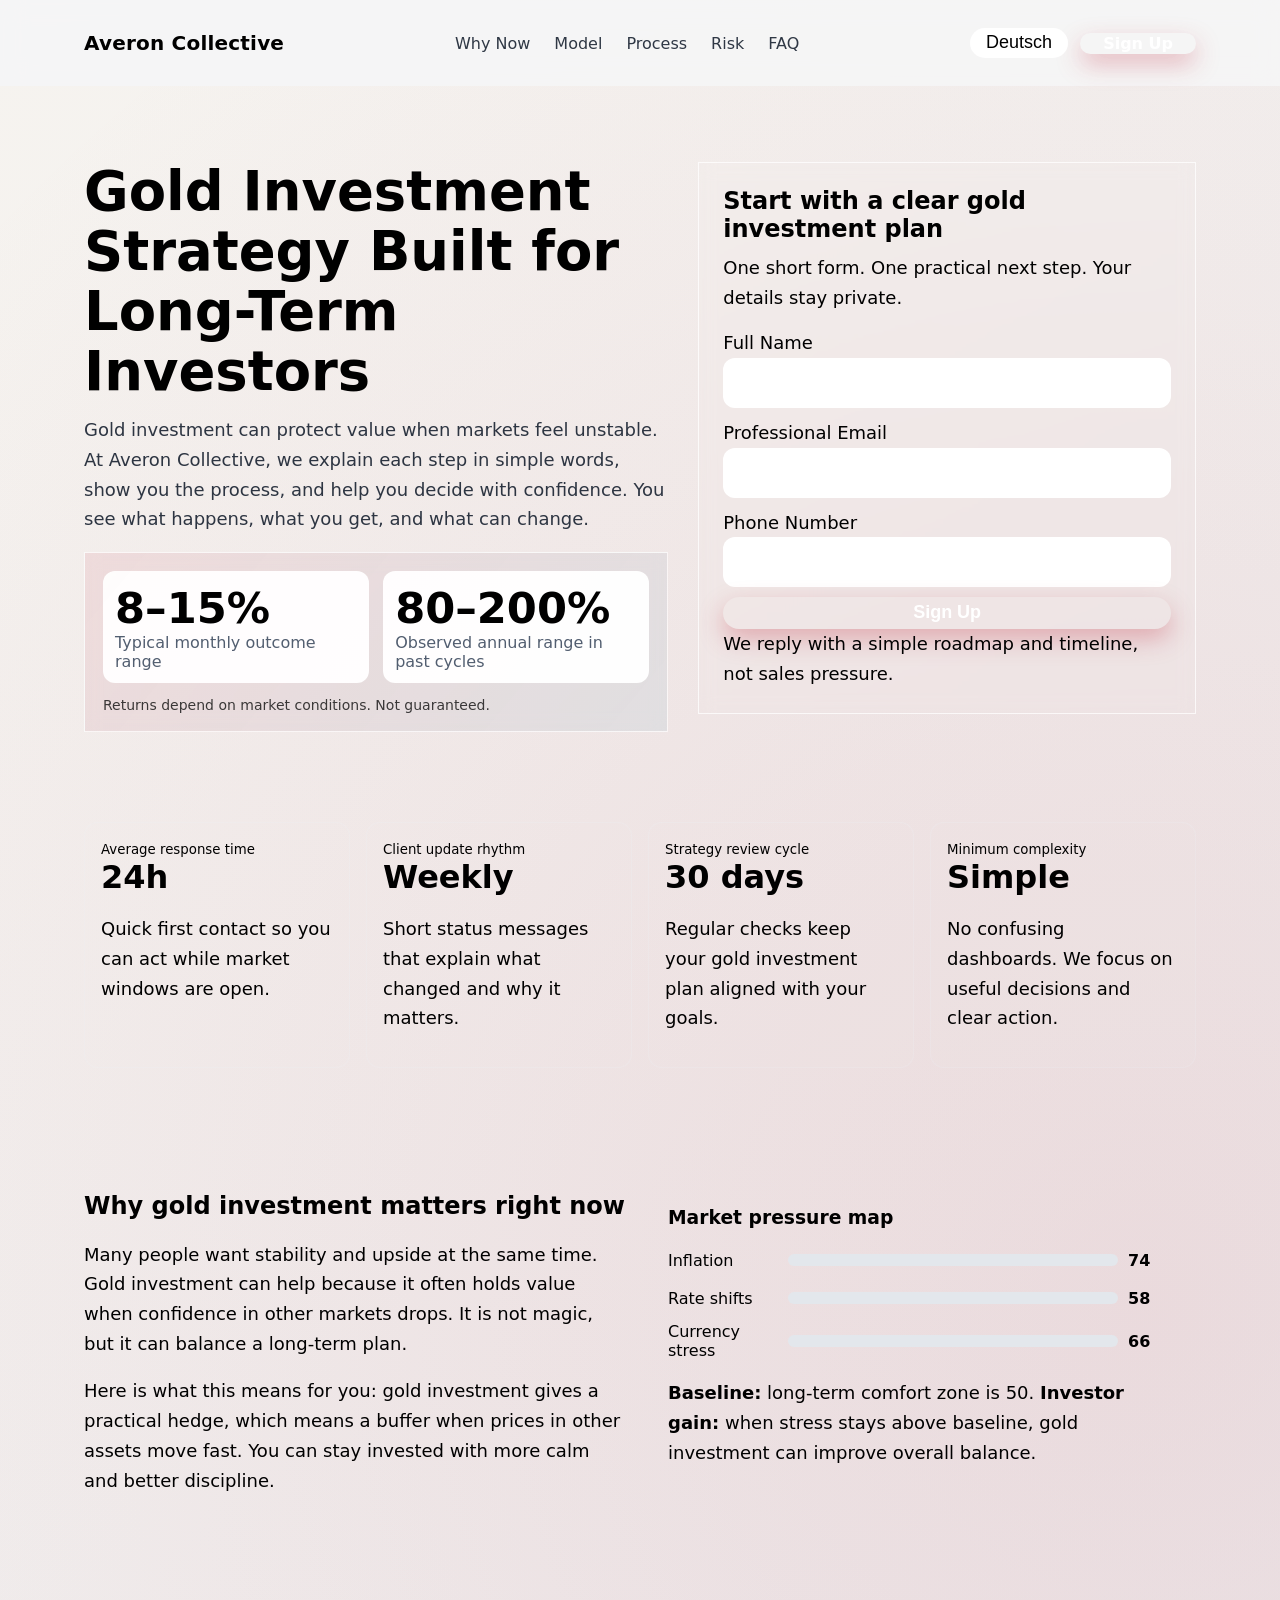
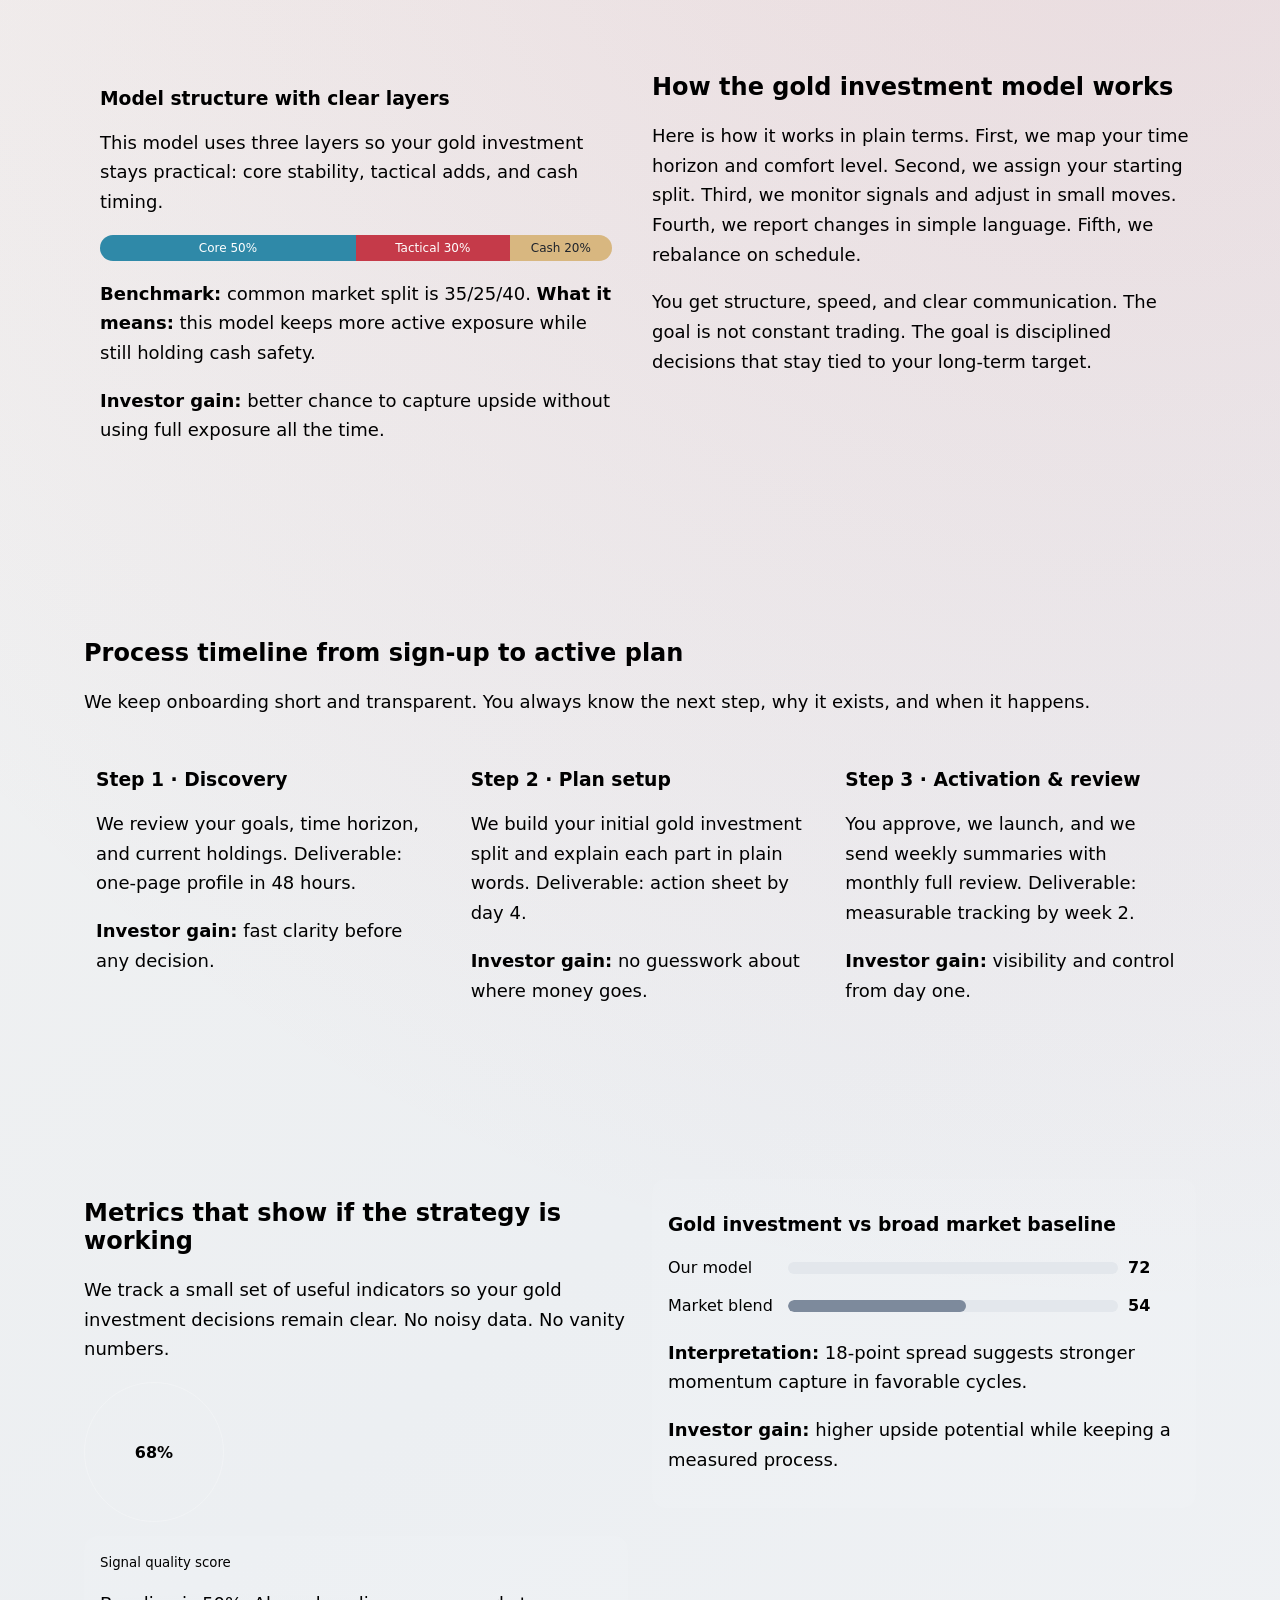
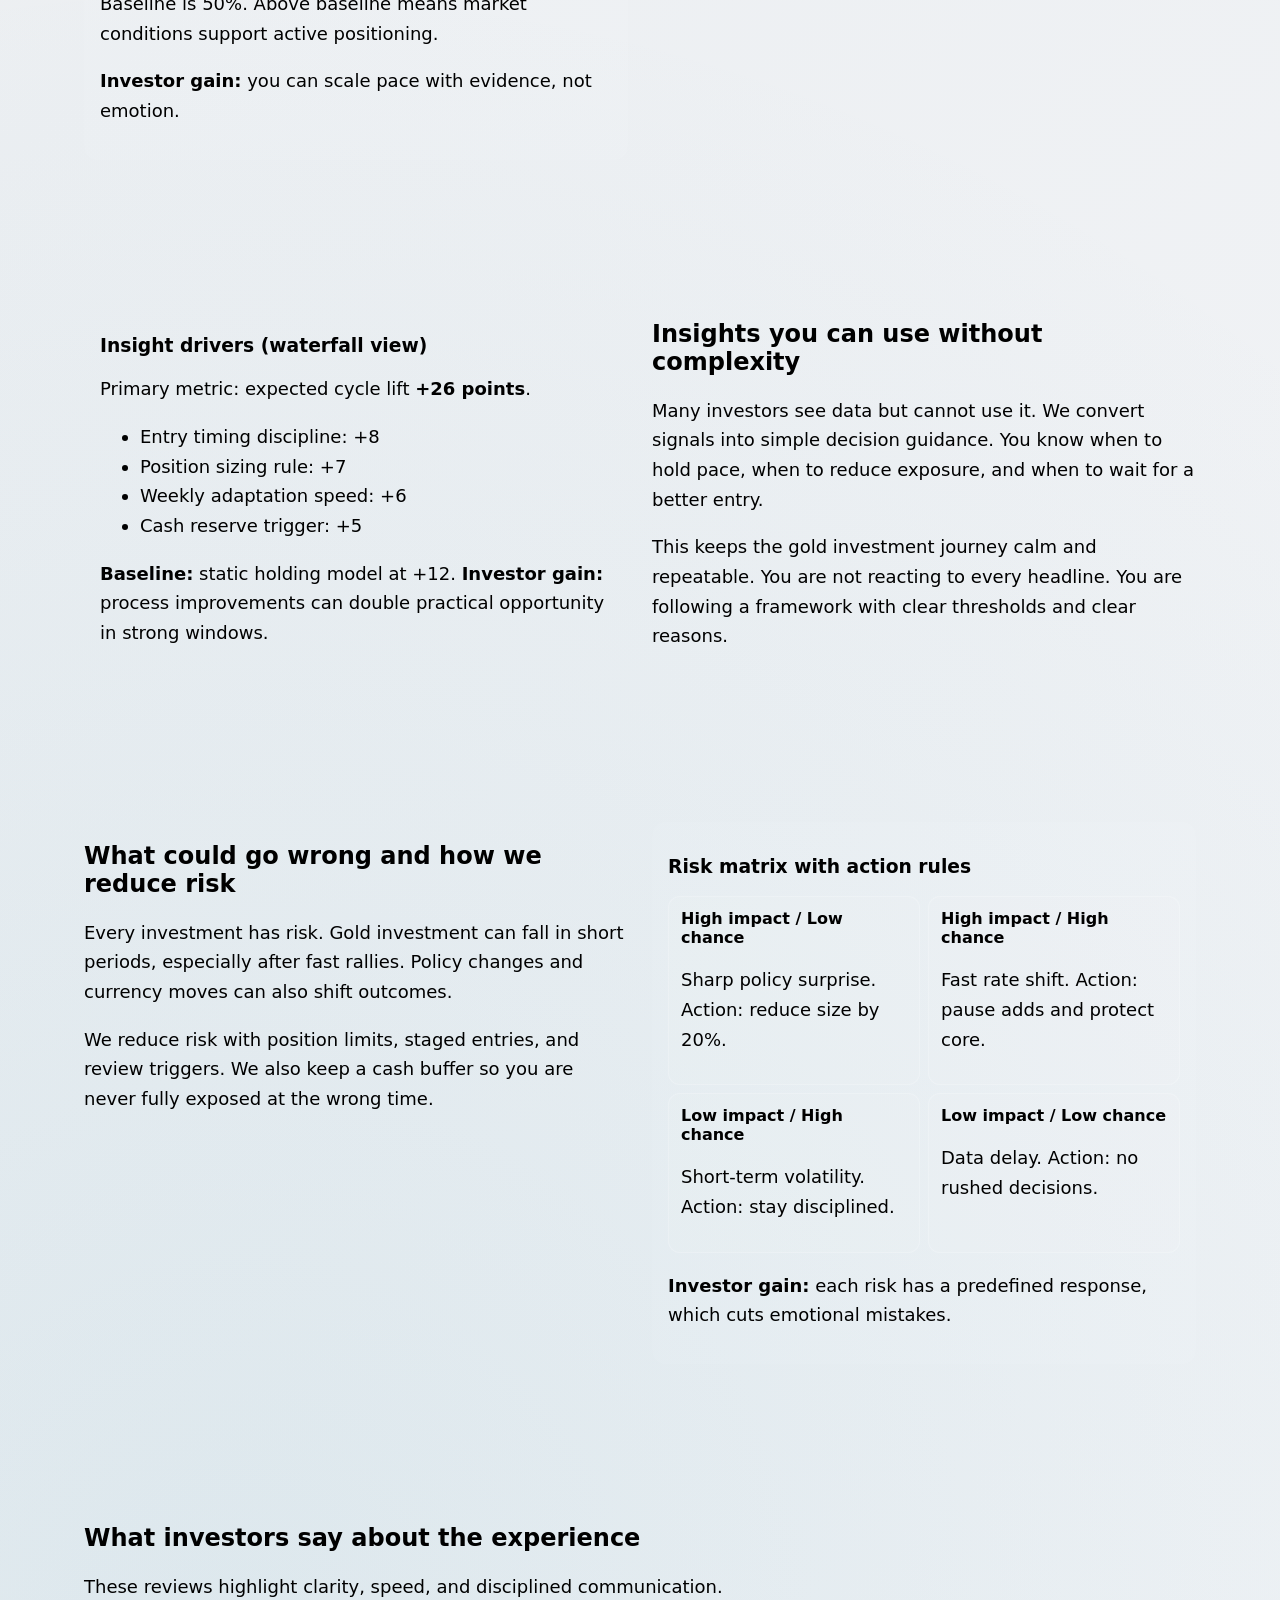
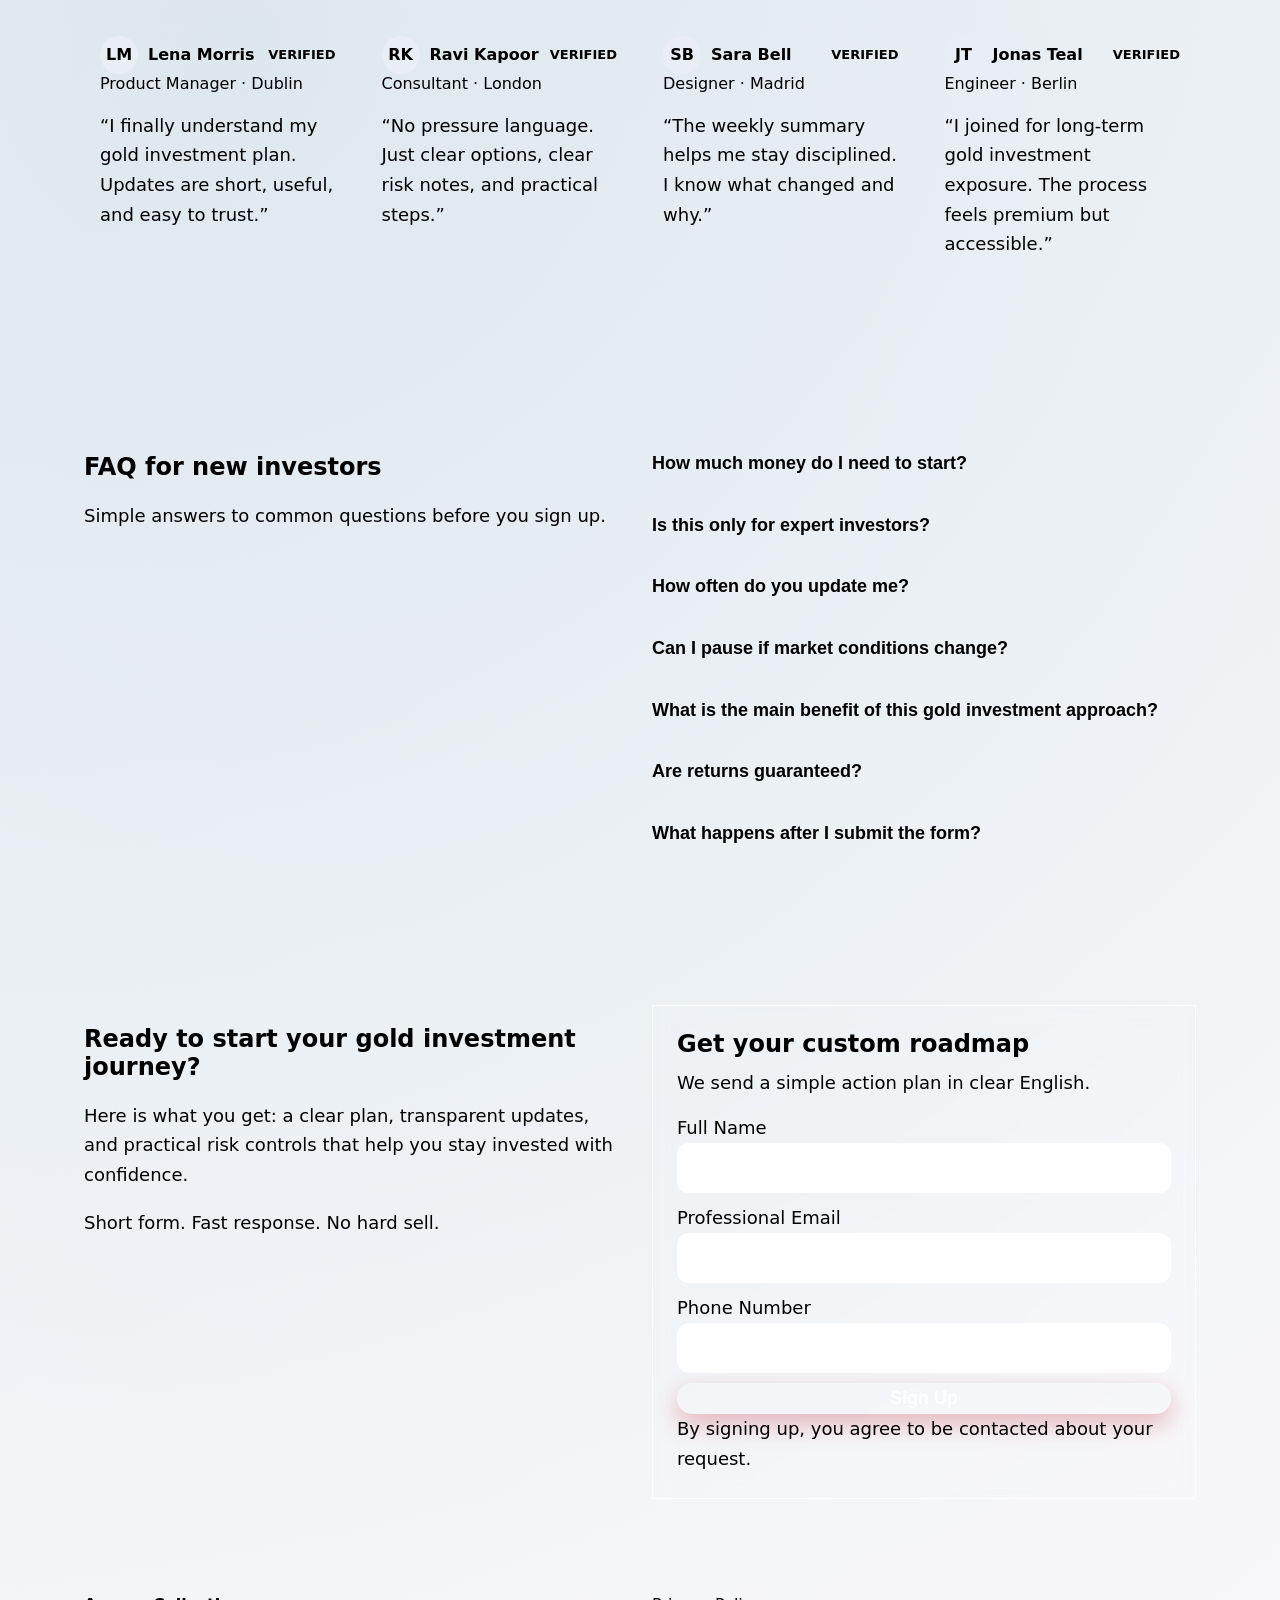
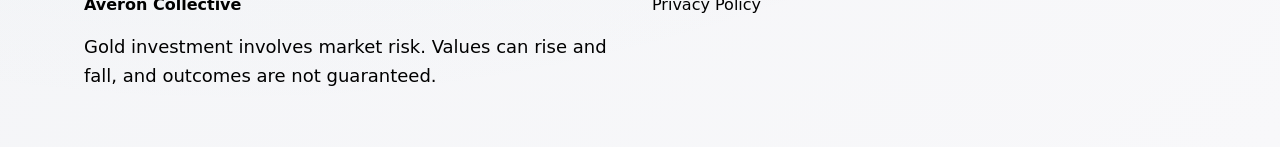
<file: de/index.html>
<!doctype html>
<html lang="en">
<head>
<meta charset="utf-8"/>
<meta name="viewport" content="width=device-width, initial-scale=1"/>
<title>Averon Collective | Gold Investment Strategy for Long-Term Investors (Deutsch)</title>
<meta name="description" content="Explore Averon Collective, a clear and premium gold investment website built for long-term investors who want transparent process, measured risk, and practical outcomes."/>
<link rel="canonical" href="https://averoncollective.com/de/"/>
<link rel="alternate" hreflang="en" href="https://averoncollective.com/index.html"/>
<link rel="alternate" hreflang="de" href="https://averoncollective.com/de/index.html"/>
<link rel="alternate" hreflang="fr" href="https://averoncollective.com/fr/index.html"/>
<link rel="alternate" hreflang="es" href="https://averoncollective.com/es/index.html"/>
<link rel="alternate" hreflang="it" href="https://averoncollective.com/it/index.html"/>
<link rel="alternate" hreflang="tr" href="https://averoncollective.com/tr/index.html"/>
<link rel="alternate" hreflang="pt" href="https://averoncollective.com/pt/index.html"/>
<link rel="alternate" hreflang="ja" href="https://averoncollective.com/jp/index.html"/>
<link rel="alternate" hreflang="sk" href="https://averoncollective.com/sk/index.html"/>
<link rel="alternate" hreflang="nl-BE" href="https://averoncollective.com/be/index.html"/>
<link rel="alternate" hreflang="x-default" href="https://averoncollective.com/index.html"/>
<meta property="og:title" content="Averon Collective | Gold Investment Strategy for Long-Term Investors (Deutsch)"/>
<meta property="og:description" content="Explore Averon Collective, a clear and premium gold investment website built for long-term investors who want transparent process, measured risk, and practical outcomes."/>
<meta property="og:type" content="website"/>
<meta property="og:url" content="https://averoncollective.com/de/"/>
<meta name="twitter:card" content="summary_large_image"/>
<meta name="twitter:title" content="Averon Collective | Gold Investment Strategy for Long-Term Investors (Deutsch)"/>
<meta name="twitter:description" content="Explore Averon Collective, a clear and premium gold investment website built for long-term investors who want transparent process, measured risk, and practical outcomes."/>
<link rel="stylesheet" href="../assets/style.css"/>
<script defer src="../assets/app.js"></script>
<script type="application/ld+json">{"@context":"https://schema.org","@graph":[{"@type":"Organization","name":"Averon Collective","url":"https://averoncollective.com","contactPoint":{"@type":"ContactPoint","contactType":"customer service","email":"support@averoncollective.com"}},{"@type":"WebSite","name":"Averon Collective","url":"https://averoncollective.com"},{"@type":"FAQPage","mainEntity":[{"@type":"Question","name":"How does gold investment work here?","acceptedAnswer":{"@type":"Answer","text":"You complete a simple sign-up form, receive a clear plan, and decide if the strategy fits your timeline."}},{"@type":"Question","name":"Can returns change?","acceptedAnswer":{"@type":"Answer","text":"Yes. Returns depend on market conditions and are not guaranteed."}}]},{"@type":"Review","itemReviewed":{"@type":"Organization","name":"Averon Collective"},"reviewRating":{"@type":"Rating","ratingValue":"5","bestRating":"5"},"author":{"@type":"Person","name":"Lena Morris"},"reviewBody":"Clear process, clear updates, and no hard sell."}]}</script>
</head>
<body>
<header class="site-header"><div class="container header-inner">
<div class="brand">Averon Collective</div>
<nav class="nav-links" aria-label="Main navigation">
<a href="#why">Why Now</a><a href="#model">Model</a><a href="#process">Process</a><a href="#risk">Risk</a><a href="#faq">FAQ</a>
</nav>
<div class="header-right">
<div class="lang-menu"><button class="lang-toggle" aria-haspopup="true" aria-expanded="false">Deutsch</button><div class="lang-list">
<a href="../index.html"><svg class="flag" viewBox="0 0 60 40" aria-hidden="true"><rect width="60" height="40" fill="#012169"/><path d="M0,0 60,40 M60,0 0,40" stroke="#fff" stroke-width="8"/><path d="M0,0 60,40 M60,0 0,40" stroke="#c8102e" stroke-width="4"/><path d="M30,0v40 M0,20h60" stroke="#fff" stroke-width="12"/><path d="M30,0v40 M0,20h60" stroke="#c8102e" stroke-width="7"/></svg>English</a>
<a href="../de/index.html"><svg class="flag" viewBox="0 0 5 3"><rect width="5" height="1" y="0" fill="#000"/><rect width="5" height="1" y="1" fill="#dd0000"/><rect width="5" height="1" y="2" fill="#ffce00"/></svg>Deutsch</a>
<a href="../fr/index.html"><svg class="flag" viewBox="0 0 3 2"><rect width="1" height="2" fill="#0055a4"/><rect x="1" width="1" height="2" fill="#fff"/><rect x="2" width="1" height="2" fill="#ef4135"/></svg>Français</a>
<a href="../es/index.html"><svg class="flag" viewBox="0 0 6 4"><rect width="6" height="4" fill="#aa151b"/><rect y="1" width="6" height="2" fill="#f1bf00"/></svg>Español</a>
<a href="../it/index.html"><svg class="flag" viewBox="0 0 3 2"><rect width="1" height="2" fill="#009246"/><rect x="1" width="1" height="2" fill="#fff"/><rect x="2" width="1" height="2" fill="#ce2b37"/></svg>Italiano</a>
<a href="../tr/index.html"><svg class="flag" viewBox="0 0 6 4"><rect width="6" height="4" fill="#e30a17"/><circle cx="2.5" cy="2" r="1" fill="#fff"/><circle cx="2.8" cy="2" r="0.8" fill="#e30a17"/></svg>Türkçe</a>
<a href="../pt/index.html"><svg class="flag" viewBox="0 0 6 4"><rect width="2.5" height="4" fill="#046a38"/><rect x="2.5" width="3.5" height="4" fill="#da291c"/></svg>Português</a>
<a href="../jp/index.html"><svg class="flag" viewBox="0 0 3 2"><rect width="3" height="2" fill="#fff"/><circle cx="1.5" cy="1" r="0.55" fill="#bc002d"/></svg>日本語</a>
<a href="../sk/index.html"><svg class="flag" viewBox="0 0 6 4"><rect width="6" height="1.33" fill="#fff"/><rect y="1.33" width="6" height="1.33" fill="#0b4ea2"/><rect y="2.66" width="6" height="1.34" fill="#ee1c25"/></svg>Slovenčina</a>
<a href="../be/index.html"><svg class="flag" viewBox="0 0 6 4"><rect width="2" height="4" fill="#000"/><rect x="2" width="2" height="4" fill="#ffd90c"/><rect x="4" width="2" height="4" fill="#ef3340"/></svg>Belgium</a>
</div></div>
<a href="#lead" class="btn btn-primary">Sign Up</a>
<button id="drawerOpen" class="icon-btn burger" aria-label="Open menu">☰</button>
</div>
</div></header>
<div id="drawerBackdrop" class="drawer-backdrop"></div>
<aside id="mobileDrawer" class="mobile-drawer" aria-label="Mobile navigation"><button id="drawerClose" class="icon-btn" aria-label="Close menu">✕</button>
<nav class="timeline"><a href="#why">Why Now</a><a href="#model">Model</a><a href="#process">Process</a><a href="#metrics">Metrics</a><a href="#faq">FAQ</a></nav>
<div class="lang-menu" style="margin-top:14px;"><button class="lang-toggle">Deutsch</button><div class="lang-list">
<a href="../index.html"><svg class="flag" viewBox="0 0 60 40" aria-hidden="true"><rect width="60" height="40" fill="#012169"/><path d="M0,0 60,40 M60,0 0,40" stroke="#fff" stroke-width="8"/><path d="M0,0 60,40 M60,0 0,40" stroke="#c8102e" stroke-width="4"/><path d="M30,0v40 M0,20h60" stroke="#fff" stroke-width="12"/><path d="M30,0v40 M0,20h60" stroke="#c8102e" stroke-width="7"/></svg>English</a>
<a href="../de/index.html"><svg class="flag" viewBox="0 0 5 3"><rect width="5" height="1" y="0" fill="#000"/><rect width="5" height="1" y="1" fill="#dd0000"/><rect width="5" height="1" y="2" fill="#ffce00"/></svg>Deutsch</a>
<a href="../fr/index.html"><svg class="flag" viewBox="0 0 3 2"><rect width="1" height="2" fill="#0055a4"/><rect x="1" width="1" height="2" fill="#fff"/><rect x="2" width="1" height="2" fill="#ef4135"/></svg>Français</a>
<a href="../es/index.html"><svg class="flag" viewBox="0 0 6 4"><rect width="6" height="4" fill="#aa151b"/><rect y="1" width="6" height="2" fill="#f1bf00"/></svg>Español</a>
<a href="../it/index.html"><svg class="flag" viewBox="0 0 3 2"><rect width="1" height="2" fill="#009246"/><rect x="1" width="1" height="2" fill="#fff"/><rect x="2" width="1" height="2" fill="#ce2b37"/></svg>Italiano</a>
<a href="../tr/index.html"><svg class="flag" viewBox="0 0 6 4"><rect width="6" height="4" fill="#e30a17"/><circle cx="2.5" cy="2" r="1" fill="#fff"/><circle cx="2.8" cy="2" r="0.8" fill="#e30a17"/></svg>Türkçe</a>
<a href="../pt/index.html"><svg class="flag" viewBox="0 0 6 4"><rect width="2.5" height="4" fill="#046a38"/><rect x="2.5" width="3.5" height="4" fill="#da291c"/></svg>Português</a>
<a href="../jp/index.html"><svg class="flag" viewBox="0 0 3 2"><rect width="3" height="2" fill="#fff"/><circle cx="1.5" cy="1" r="0.55" fill="#bc002d"/></svg>日本語</a>
<a href="../sk/index.html"><svg class="flag" viewBox="0 0 6 4"><rect width="6" height="1.33" fill="#fff"/><rect y="1.33" width="6" height="1.33" fill="#0b4ea2"/><rect y="2.66" width="6" height="1.34" fill="#ee1c25"/></svg>Slovenčina</a>
<a href="../be/index.html"><svg class="flag" viewBox="0 0 6 4"><rect width="2" height="4" fill="#000"/><rect x="2" width="2" height="4" fill="#ffd90c"/><rect x="4" width="2" height="4" fill="#ef3340"/></svg>Belgium</a>
</div></div>
<a href="#lead" class="btn btn-primary" style="margin-top:14px;">Sign Up</a></aside>
<main>
<section class="hero"><div class="container hero-grid">
<div data-reveal><h1>Gold Investment Strategy Built for Long-Term Investors</h1>
<p>Gold investment can protect value when markets feel unstable. At Averon Collective, we explain each step in simple words, show you the process, and help you decide with confidence. You see what happens, what you get, and what can change.</p>
<div class="glass-card performance"><div class="metric"><div class="value">8–15%</div><div class="label">Typical monthly outcome range</div></div><div class="metric"><div class="value">80–200%</div><div class="label">Observed annual range in past cycles</div></div><div class="micro">Returns depend on market conditions. Not guaranteed.</div></div>
</div>
<div class="glass-card form-card" id="lead" data-reveal><h3>Start with a clear gold investment plan</h3><p>One short form. One practical next step. Your details stay private.</p>
<form><label>Full Name<input type="text" name="name" required/></label><label>Professional Email<input type="email" name="email" required/></label><label>Phone Number<input type="tel" name="phone" required/></label><button class="btn btn-primary" type="submit">Sign Up</button></form>
<div class="small-copy">We reply with a simple roadmap and timeline, not sales pressure.</div></div>
</div></section>
<section class="kpi-strip"><div class="container"><div class="kpi-grid">
<div class="kpi"><small>Average response time</small><strong>24h</strong><p>Quick first contact so you can act while market windows are open.</p></div>
<div class="kpi"><small>Client update rhythm</small><strong>Weekly</strong><p>Short status messages that explain what changed and why it matters.</p></div>
<div class="kpi"><small>Strategy review cycle</small><strong>30 days</strong><p>Regular checks keep your gold investment plan aligned with your goals.</p></div>
<div class="kpi"><small>Minimum complexity</small><strong>Simple</strong><p>No confusing dashboards. We focus on useful decisions and clear action.</p></div>
</div></div></section>
<section class="content-section" id="why"><div class="container split"><div data-reveal><h2>Why gold investment matters right now</h2><p>Many people want stability and upside at the same time. Gold investment can help because it often holds value when confidence in other markets drops. It is not magic, but it can balance a long-term plan.</p><p>Here is what this means for you: gold investment gives a practical hedge, which means a buffer when prices in other assets move fast. You can stay invested with more calm and better discipline.</p></div>
<div class="card" data-reveal><h3>Market pressure map</h3><div class="compare"><div class="compare-row"><span>Inflation</span><div class="chart-bar"><span style="width:74%;background:var(--accent-a);"></span></div><strong>74</strong></div><div class="compare-row"><span>Rate shifts</span><div class="chart-bar"><span style="width:58%;background:var(--accent-b);"></span></div><strong>58</strong></div><div class="compare-row"><span>Currency stress</span><div class="chart-bar"><span style="width:66%;background:var(--accent-c);"></span></div><strong>66</strong></div></div><p><strong>Baseline:</strong> long-term comfort zone is 50. <strong>Investor gain:</strong> when stress stays above baseline, gold investment can improve overall balance.</p></div></div></section>
<section class="content-section" id="model"><div class="container split"><div class="card" data-reveal><h3>Model structure with clear layers</h3><p>This model uses three layers so your gold investment stays practical: core stability, tactical adds, and cash timing.</p><div class="stack"><span style="width:50%;background:#2f89a8;">Core 50%</span><span style="width:30%;background:#c53a49;">Tactical 30%</span><span style="width:20%;background:#d8b780;color:#1f242c;">Cash 20%</span></div><p><strong>Benchmark:</strong> common market split is 35/25/40. <strong>What it means:</strong> this model keeps more active exposure while still holding cash safety.</p><p><strong>Investor gain:</strong> better chance to capture upside without using full exposure all the time.</p></div>
<div data-reveal><h2>How the gold investment model works</h2><p>Here is how it works in plain terms. First, we map your time horizon and comfort level. Second, we assign your starting split. Third, we monitor signals and adjust in small moves. Fourth, we report changes in simple language. Fifth, we rebalance on schedule.</p><p>You get structure, speed, and clear communication. The goal is not constant trading. The goal is disciplined decisions that stay tied to your long-term target.</p></div></div></section>
<section class="content-section" id="process"><div class="container"><h2>Process timeline from sign-up to active plan</h2><p>We keep onboarding short and transparent. You always know the next step, why it exists, and when it happens.</p><div class="grid-3 timeline" data-reveal><div class="card timeline-item"><h3>Step 1 · Discovery</h3><p>We review your goals, time horizon, and current holdings. Deliverable: one-page profile in 48 hours.</p><p><strong>Investor gain:</strong> fast clarity before any decision.</p></div><div class="card timeline-item"><h3>Step 2 · Plan setup</h3><p>We build your initial gold investment split and explain each part in plain words. Deliverable: action sheet by day 4.</p><p><strong>Investor gain:</strong> no guesswork about where money goes.</p></div><div class="card timeline-item"><h3>Step 3 · Activation & review</h3><p>You approve, we launch, and we send weekly summaries with monthly full review. Deliverable: measurable tracking by week 2.</p><p><strong>Investor gain:</strong> visibility and control from day one.</p></div></div></div></section>
<section class="content-section metrics" id="metrics"><div class="container split"><div data-reveal><h2>Metrics that show if the strategy is working</h2><p>We track a small set of useful indicators so your gold investment decisions remain clear. No noisy data. No vanity numbers.</p><div class="ring-wrap"><div class="ring"><strong>68%</strong></div><div class="dark-card"><small>Signal quality score</small><p>Baseline is 50%. Above baseline means market conditions support active positioning.</p><p><strong>Investor gain:</strong> you can scale pace with evidence, not emotion.</p></div></div></div>
<div class="dark-card" data-reveal><h3>Gold investment vs broad market baseline</h3><div class="compare"><div class="compare-row"><span>Our model</span><div class="chart-bar"><span style="width:72%;background:var(--accent-a);"></span></div><strong>72</strong></div><div class="compare-row"><span>Market blend</span><div class="chart-bar"><span style="width:54%;background:#7d8a9c;"></span></div><strong>54</strong></div></div><p><strong>Interpretation:</strong> 18-point spread suggests stronger momentum capture in favorable cycles.</p><p><strong>Investor gain:</strong> higher upside potential while keeping a measured process.</p></div></div></section>
<section class="content-section" id="insights"><div class="container split"><div class="card" data-reveal><h3>Insight drivers (waterfall view)</h3><p>Primary metric: expected cycle lift <strong>+26 points</strong>.</p><ul><li>Entry timing discipline: +8</li><li>Position sizing rule: +7</li><li>Weekly adaptation speed: +6</li><li>Cash reserve trigger: +5</li></ul><p><strong>Baseline:</strong> static holding model at +12. <strong>Investor gain:</strong> process improvements can double practical opportunity in strong windows.</p></div>
<div data-reveal><h2>Insights you can use without complexity</h2><p>Many investors see data but cannot use it. We convert signals into simple decision guidance. You know when to hold pace, when to reduce exposure, and when to wait for a better entry.</p><p>This keeps the gold investment journey calm and repeatable. You are not reacting to every headline. You are following a framework with clear thresholds and clear reasons.</p></div></div></section>
<section class="content-section risk" id="risk"><div class="container split"><div data-reveal><h2>What could go wrong and how we reduce risk</h2><p>Every investment has risk. Gold investment can fall in short periods, especially after fast rallies. Policy changes and currency moves can also shift outcomes.</p><p>We reduce risk with position limits, staged entries, and review triggers. We also keep a cash buffer so you are never fully exposed at the wrong time.</p></div>
<div class="dark-card" data-reveal><h3>Risk matrix with action rules</h3><div class="risk-matrix"><div><strong>High impact / Low chance</strong><p>Sharp policy surprise. Action: reduce size by 20%.</p></div><div><strong>High impact / High chance</strong><p>Fast rate shift. Action: pause adds and protect core.</p></div><div><strong>Low impact / High chance</strong><p>Short-term volatility. Action: stay disciplined.</p></div><div><strong>Low impact / Low chance</strong><p>Data delay. Action: no rushed decisions.</p></div></div><p><strong>Investor gain:</strong> each risk has a predefined response, which cuts emotional mistakes.</p></div></div></section>
<section class="content-section" id="reviews"><div class="container"><h2>What investors say about the experience</h2><p>These reviews highlight clarity, speed, and disciplined communication.</p><div class="reviews-grid" data-reveal>
<article class="card"><div class="review-head"><div class="avatar">LM</div><strong>Lena Morris</strong><span class="verified">VERIFIED</span></div><div>Product Manager · Dublin</div><p>“I finally understand my gold investment plan. Updates are short, useful, and easy to trust.”</p></article>
<article class="card"><div class="review-head"><div class="avatar">RK</div><strong>Ravi Kapoor</strong><span class="verified">VERIFIED</span></div><div>Consultant · London</div><p>“No pressure language. Just clear options, clear risk notes, and practical steps.”</p></article>
<article class="card"><div class="review-head"><div class="avatar">SB</div><strong>Sara Bell</strong><span class="verified">VERIFIED</span></div><div>Designer · Madrid</div><p>“The weekly summary helps me stay disciplined. I know what changed and why.”</p></article>
<article class="card"><div class="review-head"><div class="avatar">JT</div><strong>Jonas Teal</strong><span class="verified">VERIFIED</span></div><div>Engineer · Berlin</div><p>“I joined for long-term gold investment exposure. The process feels premium but accessible.”</p></article>
</div></div></section>
<section class="content-section" id="faq"><div class="container split"><div data-reveal><h2>FAQ for new investors</h2><p>Simple answers to common questions before you sign up.</p></div><div data-reveal>
<div class="faq-item"><button class="faq-q" aria-expanded="false">How much money do I need to start?</button><div class="faq-answer"><p>You can start with a clear plan first. We define an amount that fits your goals and timeline.</p></div></div>
<div class="faq-item"><button class="faq-q" aria-expanded="false">Is this only for expert investors?</button><div class="faq-answer"><p>No. The process is built for regular long-term investors who want clarity and structure.</p></div></div>
<div class="faq-item"><button class="faq-q" aria-expanded="false">How often do you update me?</button><div class="faq-answer"><p>You receive weekly short updates and a full monthly review with action notes.</p></div></div>
<div class="faq-item"><button class="faq-q" aria-expanded="false">Can I pause if market conditions change?</button><div class="faq-answer"><p>Yes. We can pause new adds and protect core positions when signals weaken.</p></div></div>
<div class="faq-item"><button class="faq-q" aria-expanded="false">What is the main benefit of this gold investment approach?</button><div class="faq-answer"><p>You get a repeatable process that combines upside opportunity with practical risk control.</p></div></div>
<div class="faq-item"><button class="faq-q" aria-expanded="false">Are returns guaranteed?</button><div class="faq-answer"><p>No. Returns depend on market conditions and can move up or down.</p></div></div>
<div class="faq-item"><button class="faq-q" aria-expanded="false">What happens after I submit the form?</button><div class="faq-answer"><p>We contact you within 24 hours and share a simple roadmap for next steps.</p></div></div>
</div></div></section>
<section class="final-cta" id="final"><div class="container split"><div data-reveal><h2>Ready to start your gold investment journey?</h2><p>Here is what you get: a clear plan, transparent updates, and practical risk controls that help you stay invested with confidence.</p><p>Short form. Fast response. No hard sell.</p></div>
<div class="glass-card form-card" data-reveal><h3>Get your custom roadmap</h3><p>We send a simple action plan in clear English.</p><form><label>Full Name<input type="text" required/></label><label>Professional Email<input type="email" required/></label><label>Phone Number<input type="tel" required/></label><button class="btn btn-primary" type="submit">Sign Up</button></form><div class="small-copy">By signing up, you agree to be contacted about your request.</div></div>
</div></section>
</main>
<footer class="site-footer"><div class="container split"><div><strong>Averon Collective</strong><p>Gold investment involves market risk. Values can rise and fall, and outcomes are not guaranteed.</p></div><div><a href="#" data-open-privacy>Privacy Policy</a></div></div></footer>
<div id="privacyModal" class="modal-wrap" aria-hidden="true"><div class="modal-backdrop"></div><div class="modal" role="dialog" aria-modal="true" aria-label="Privacy Policy"><button class="icon-btn" data-close-privacy aria-label="Close privacy modal" style="float:right;">✕</button><h2>Privacy Policy</h2>
<h3>Introduction</h3><p>We respect your privacy and explain clearly how we use your information.</p>
<h3>Data collection</h3><p>We collect your name, professional email, phone number, and website usage signals.</p>
<h3>Legal basis</h3><p>We process data to answer your request and provide service updates that you asked for.</p>
<h3>Cookies</h3><p>We use essential and analytics cookies to improve experience and measure performance.</p>
<h3>Retention</h3><p>We keep personal data only as long as needed for service and legal obligations.</p>
<h3>Third-party sharing</h3><p>We share limited data with trusted providers for hosting, analytics, and communication support.</p>
<h3>Security</h3><p>We use access controls and secure systems to protect your information.</p>
<h3>User rights</h3><p>You can request access, correction, deletion, or processing limits at any time.</p>
<h3>International transfers</h3><p>When data moves across borders, we apply safeguards required by applicable laws.</p>
<h3>Industry risk disclosure</h3><p>Investment information is educational and planning-focused. Market outcomes can vary.</p>
<h3>Contact</h3><p>Email support@averoncollective.com for any privacy request.</p>
<footer><button class="btn btn-outline" data-close-privacy>Close</button></footer>
</div></div>
</body></html>
</file>
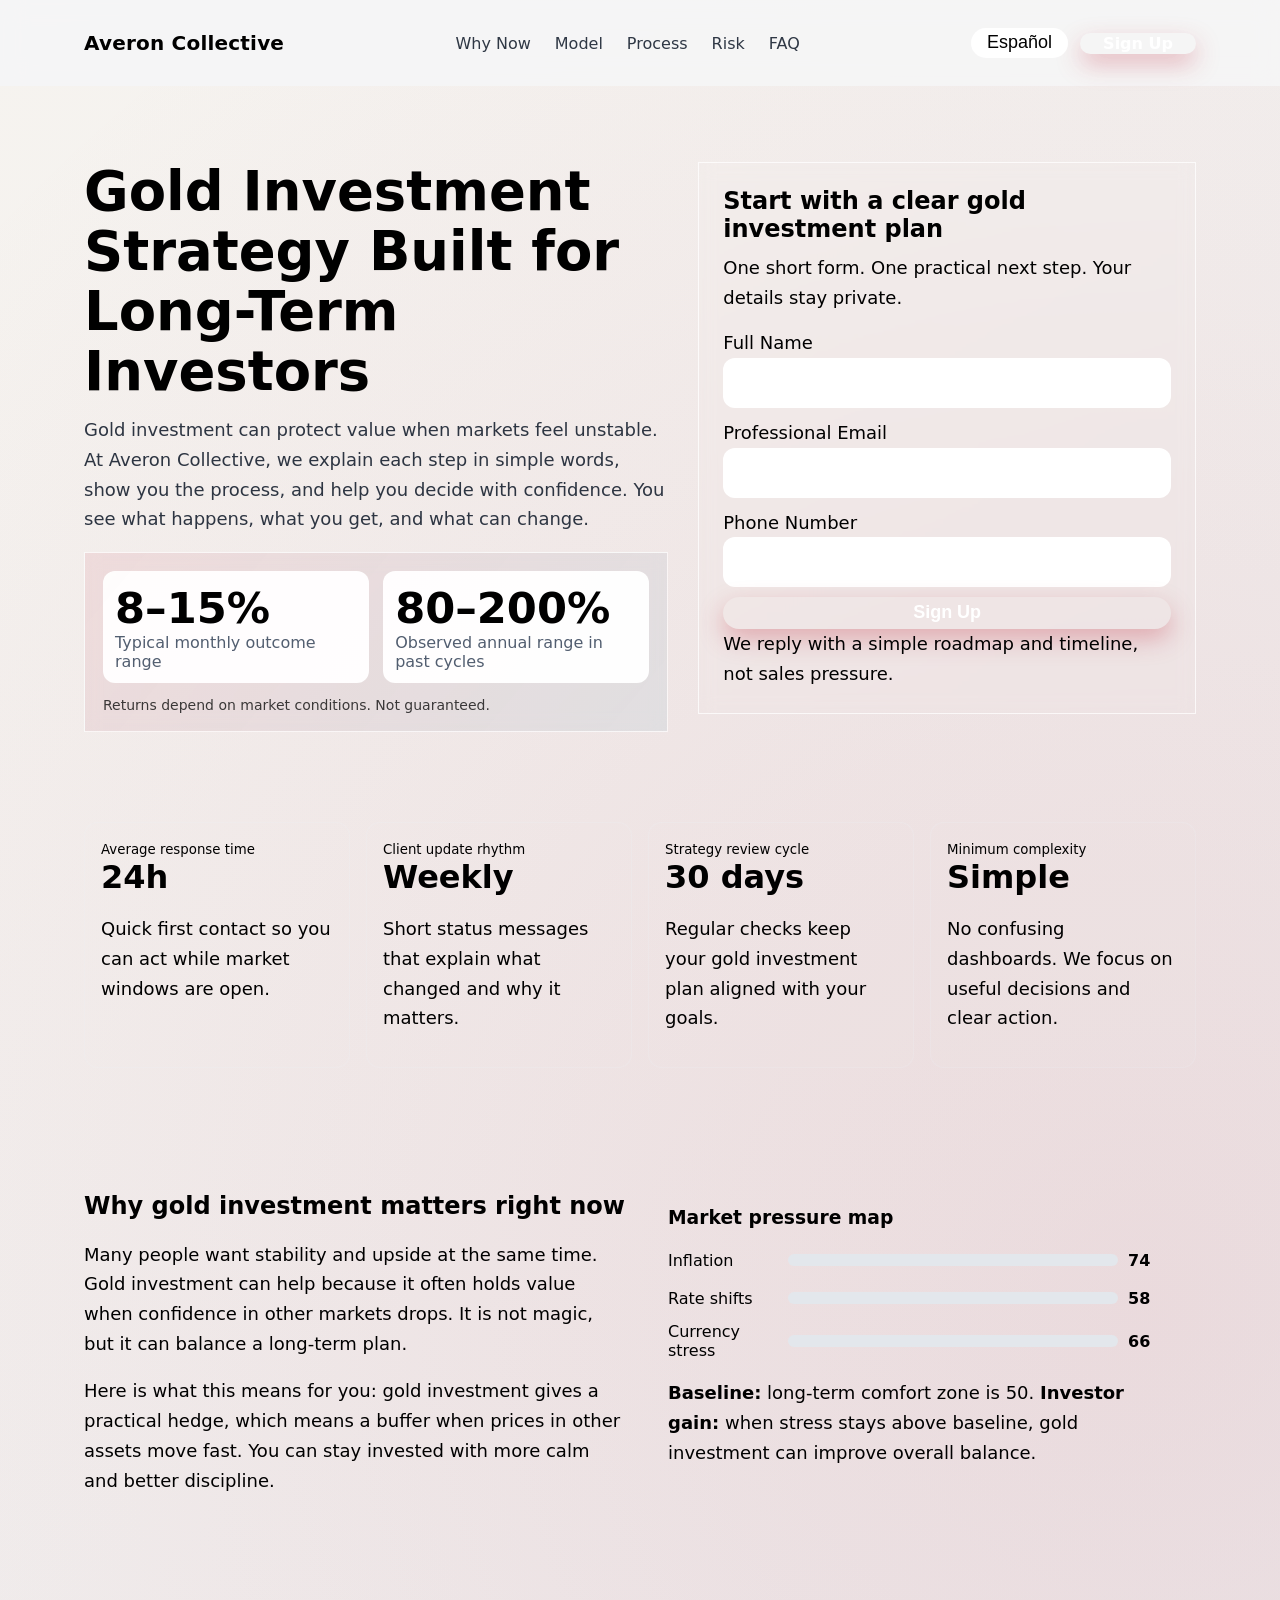
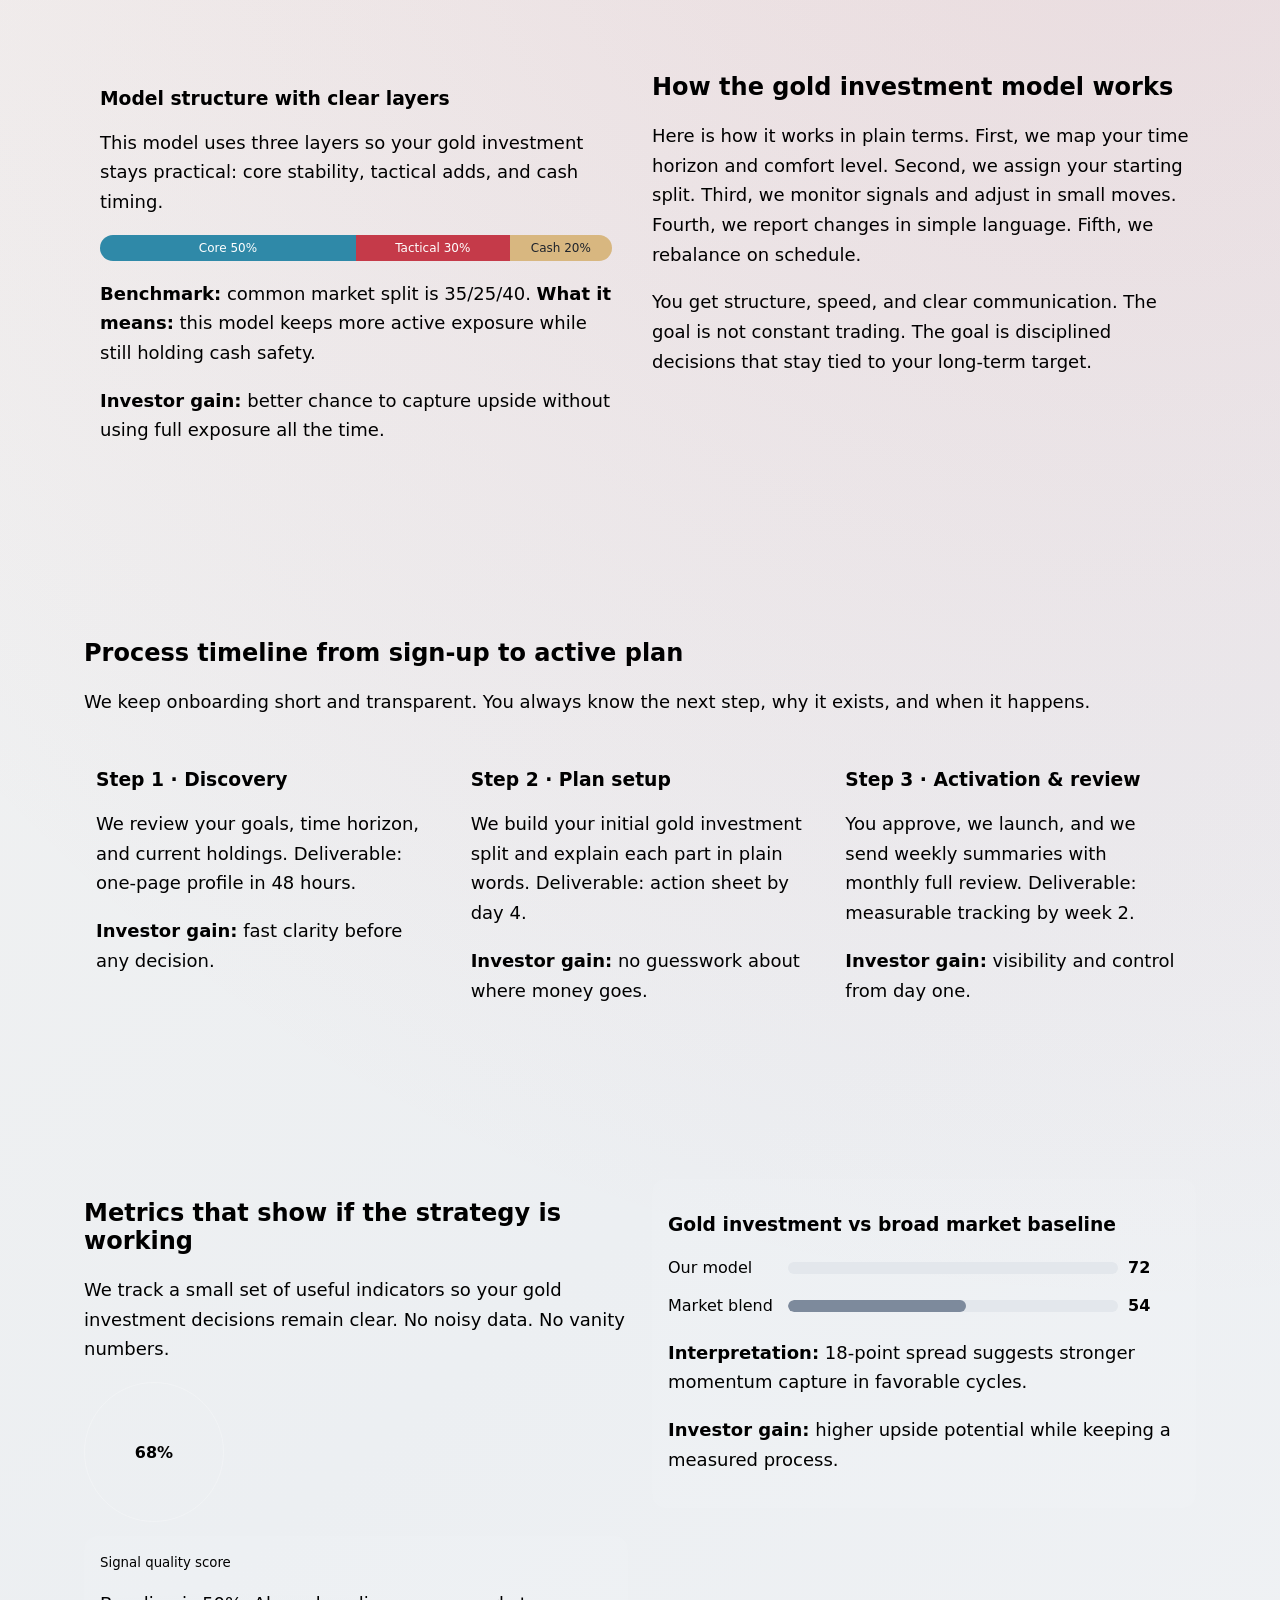
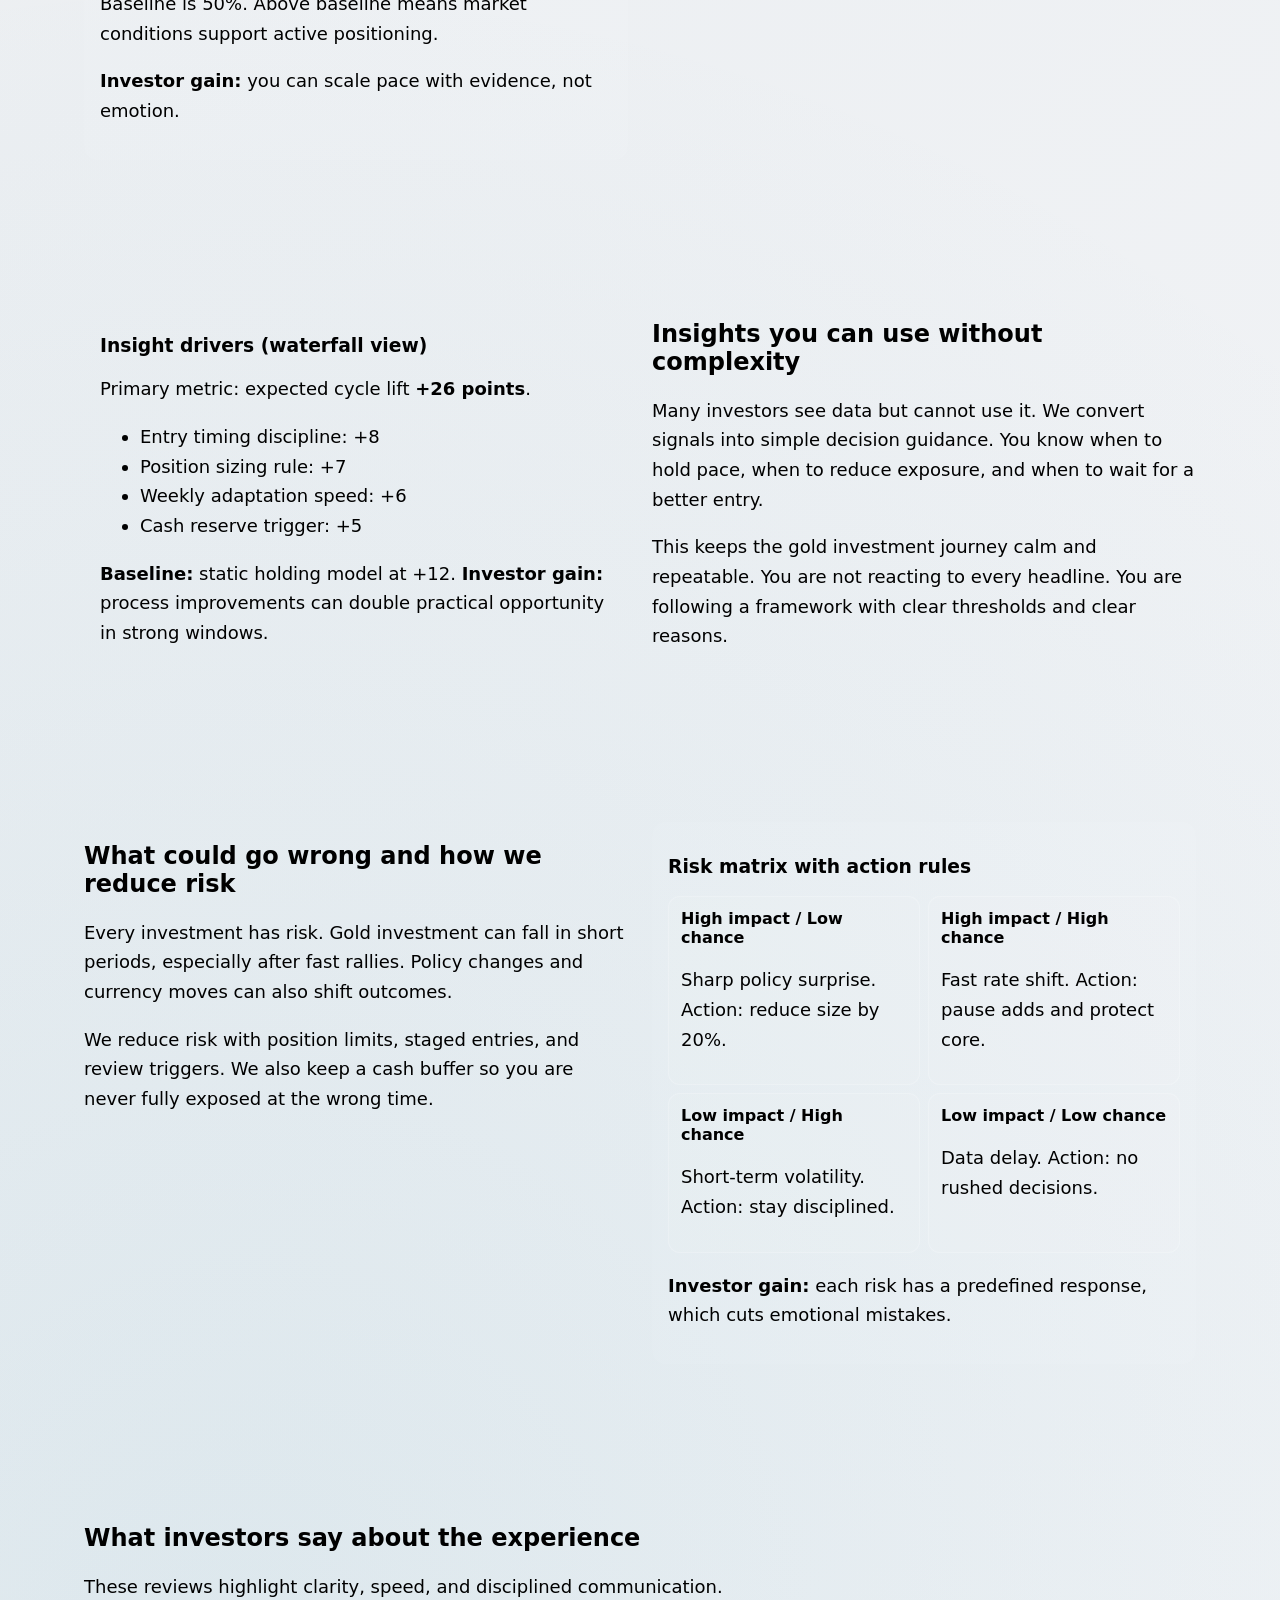
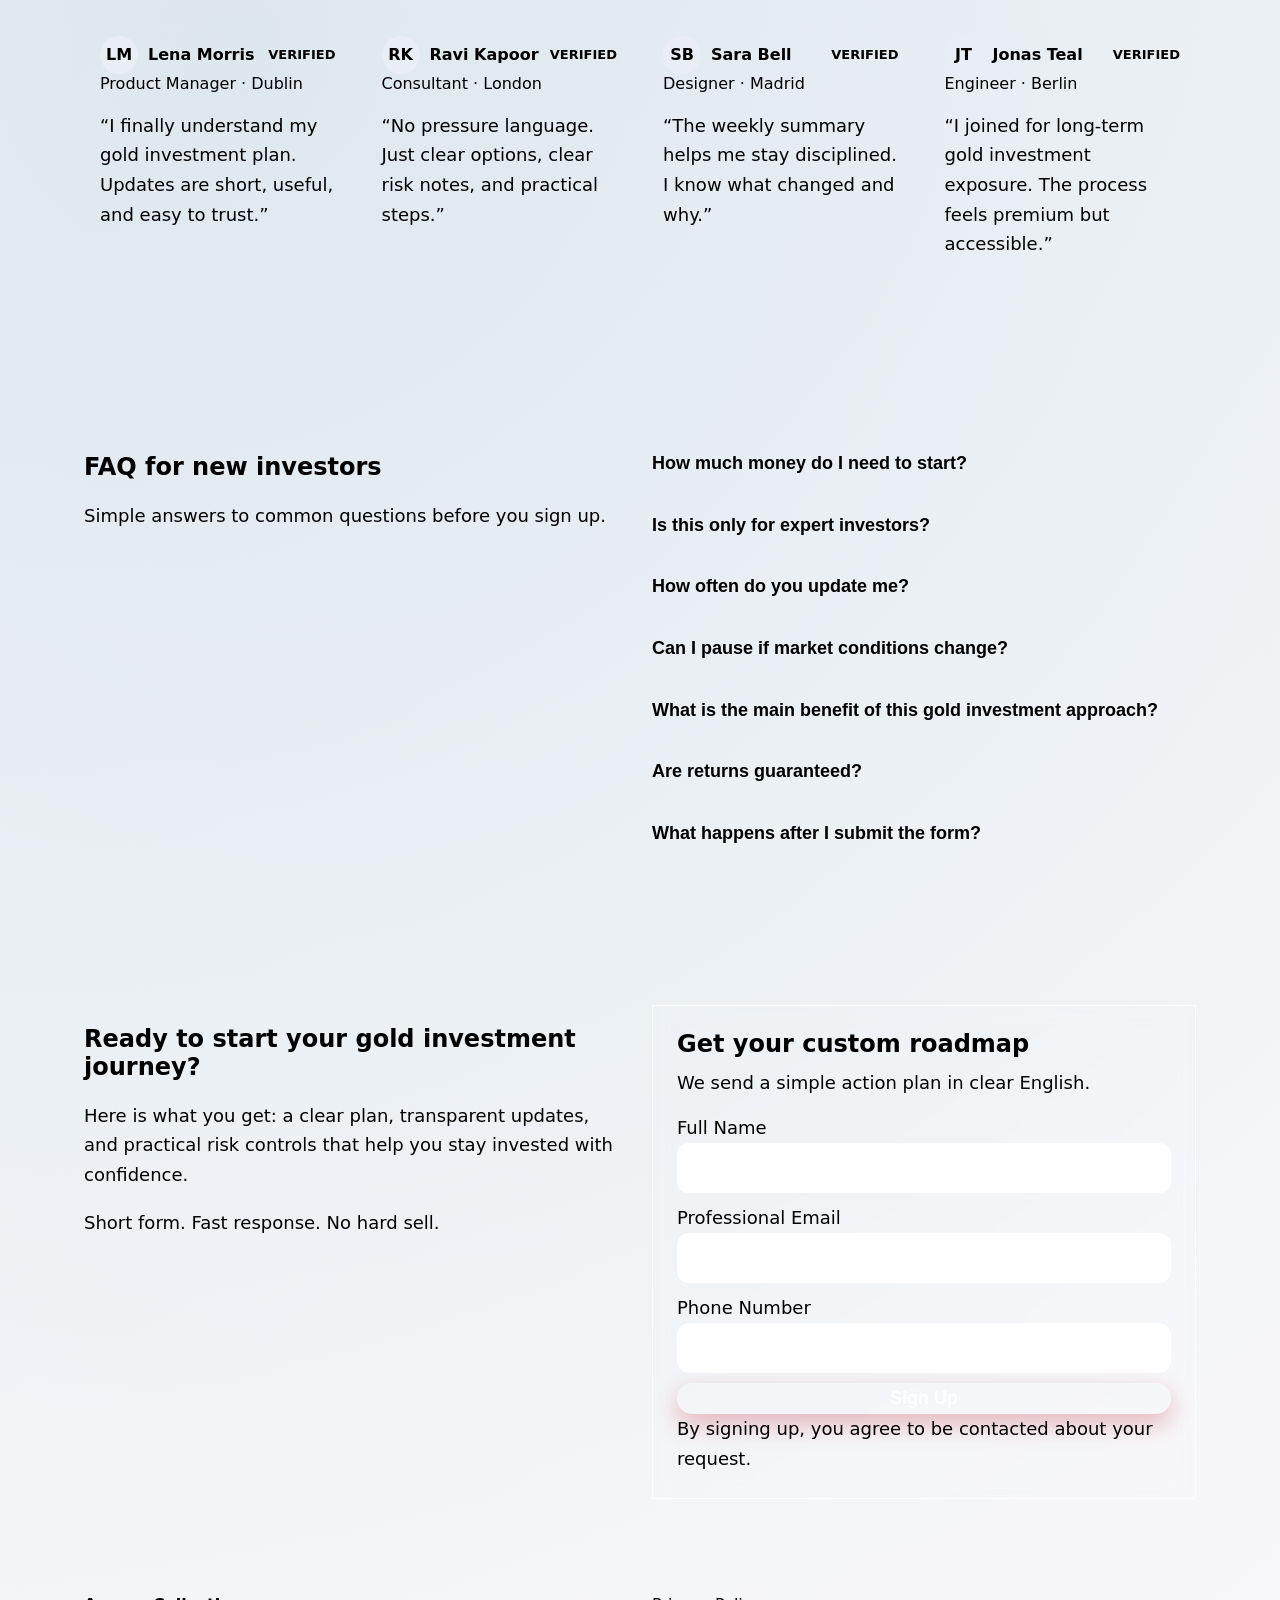
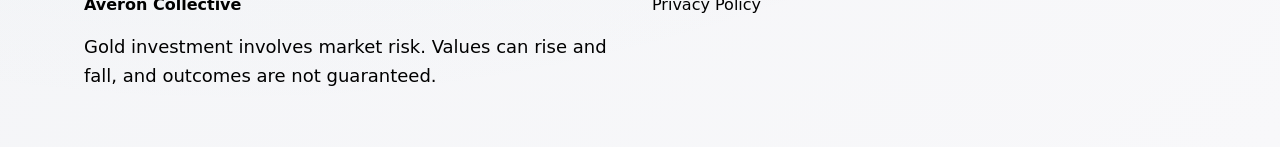
<file: es/index.html>
<!doctype html>
<html lang="en">
<head>
<meta charset="utf-8"/>
<meta name="viewport" content="width=device-width, initial-scale=1"/>
<title>Averon Collective | Gold Investment Strategy for Long-Term Investors (Español)</title>
<meta name="description" content="Explore Averon Collective, a clear and premium gold investment website built for long-term investors who want transparent process, measured risk, and practical outcomes."/>
<link rel="canonical" href="https://averoncollective.com/es/"/>
<link rel="alternate" hreflang="en" href="https://averoncollective.com/index.html"/>
<link rel="alternate" hreflang="de" href="https://averoncollective.com/de/index.html"/>
<link rel="alternate" hreflang="fr" href="https://averoncollective.com/fr/index.html"/>
<link rel="alternate" hreflang="es" href="https://averoncollective.com/es/index.html"/>
<link rel="alternate" hreflang="it" href="https://averoncollective.com/it/index.html"/>
<link rel="alternate" hreflang="tr" href="https://averoncollective.com/tr/index.html"/>
<link rel="alternate" hreflang="pt" href="https://averoncollective.com/pt/index.html"/>
<link rel="alternate" hreflang="ja" href="https://averoncollective.com/jp/index.html"/>
<link rel="alternate" hreflang="sk" href="https://averoncollective.com/sk/index.html"/>
<link rel="alternate" hreflang="nl-BE" href="https://averoncollective.com/be/index.html"/>
<link rel="alternate" hreflang="x-default" href="https://averoncollective.com/index.html"/>
<meta property="og:title" content="Averon Collective | Gold Investment Strategy for Long-Term Investors (Español)"/>
<meta property="og:description" content="Explore Averon Collective, a clear and premium gold investment website built for long-term investors who want transparent process, measured risk, and practical outcomes."/>
<meta property="og:type" content="website"/>
<meta property="og:url" content="https://averoncollective.com/es/"/>
<meta name="twitter:card" content="summary_large_image"/>
<meta name="twitter:title" content="Averon Collective | Gold Investment Strategy for Long-Term Investors (Español)"/>
<meta name="twitter:description" content="Explore Averon Collective, a clear and premium gold investment website built for long-term investors who want transparent process, measured risk, and practical outcomes."/>
<link rel="stylesheet" href="../assets/style.css"/>
<script defer src="../assets/app.js"></script>
<script type="application/ld+json">{"@context":"https://schema.org","@graph":[{"@type":"Organization","name":"Averon Collective","url":"https://averoncollective.com","contactPoint":{"@type":"ContactPoint","contactType":"customer service","email":"support@averoncollective.com"}},{"@type":"WebSite","name":"Averon Collective","url":"https://averoncollective.com"},{"@type":"FAQPage","mainEntity":[{"@type":"Question","name":"How does gold investment work here?","acceptedAnswer":{"@type":"Answer","text":"You complete a simple sign-up form, receive a clear plan, and decide if the strategy fits your timeline."}},{"@type":"Question","name":"Can returns change?","acceptedAnswer":{"@type":"Answer","text":"Yes. Returns depend on market conditions and are not guaranteed."}}]},{"@type":"Review","itemReviewed":{"@type":"Organization","name":"Averon Collective"},"reviewRating":{"@type":"Rating","ratingValue":"5","bestRating":"5"},"author":{"@type":"Person","name":"Lena Morris"},"reviewBody":"Clear process, clear updates, and no hard sell."}]}</script>
</head>
<body>
<header class="site-header"><div class="container header-inner">
<div class="brand">Averon Collective</div>
<nav class="nav-links" aria-label="Main navigation">
<a href="#why">Why Now</a><a href="#model">Model</a><a href="#process">Process</a><a href="#risk">Risk</a><a href="#faq">FAQ</a>
</nav>
<div class="header-right">
<div class="lang-menu"><button class="lang-toggle" aria-haspopup="true" aria-expanded="false">Español</button><div class="lang-list">
<a href="../index.html"><svg class="flag" viewBox="0 0 60 40" aria-hidden="true"><rect width="60" height="40" fill="#012169"/><path d="M0,0 60,40 M60,0 0,40" stroke="#fff" stroke-width="8"/><path d="M0,0 60,40 M60,0 0,40" stroke="#c8102e" stroke-width="4"/><path d="M30,0v40 M0,20h60" stroke="#fff" stroke-width="12"/><path d="M30,0v40 M0,20h60" stroke="#c8102e" stroke-width="7"/></svg>English</a>
<a href="../de/index.html"><svg class="flag" viewBox="0 0 5 3"><rect width="5" height="1" y="0" fill="#000"/><rect width="5" height="1" y="1" fill="#dd0000"/><rect width="5" height="1" y="2" fill="#ffce00"/></svg>Deutsch</a>
<a href="../fr/index.html"><svg class="flag" viewBox="0 0 3 2"><rect width="1" height="2" fill="#0055a4"/><rect x="1" width="1" height="2" fill="#fff"/><rect x="2" width="1" height="2" fill="#ef4135"/></svg>Français</a>
<a href="../es/index.html"><svg class="flag" viewBox="0 0 6 4"><rect width="6" height="4" fill="#aa151b"/><rect y="1" width="6" height="2" fill="#f1bf00"/></svg>Español</a>
<a href="../it/index.html"><svg class="flag" viewBox="0 0 3 2"><rect width="1" height="2" fill="#009246"/><rect x="1" width="1" height="2" fill="#fff"/><rect x="2" width="1" height="2" fill="#ce2b37"/></svg>Italiano</a>
<a href="../tr/index.html"><svg class="flag" viewBox="0 0 6 4"><rect width="6" height="4" fill="#e30a17"/><circle cx="2.5" cy="2" r="1" fill="#fff"/><circle cx="2.8" cy="2" r="0.8" fill="#e30a17"/></svg>Türkçe</a>
<a href="../pt/index.html"><svg class="flag" viewBox="0 0 6 4"><rect width="2.5" height="4" fill="#046a38"/><rect x="2.5" width="3.5" height="4" fill="#da291c"/></svg>Português</a>
<a href="../jp/index.html"><svg class="flag" viewBox="0 0 3 2"><rect width="3" height="2" fill="#fff"/><circle cx="1.5" cy="1" r="0.55" fill="#bc002d"/></svg>日本語</a>
<a href="../sk/index.html"><svg class="flag" viewBox="0 0 6 4"><rect width="6" height="1.33" fill="#fff"/><rect y="1.33" width="6" height="1.33" fill="#0b4ea2"/><rect y="2.66" width="6" height="1.34" fill="#ee1c25"/></svg>Slovenčina</a>
<a href="../be/index.html"><svg class="flag" viewBox="0 0 6 4"><rect width="2" height="4" fill="#000"/><rect x="2" width="2" height="4" fill="#ffd90c"/><rect x="4" width="2" height="4" fill="#ef3340"/></svg>Belgium</a>
</div></div>
<a href="#lead" class="btn btn-primary">Sign Up</a>
<button id="drawerOpen" class="icon-btn burger" aria-label="Open menu">☰</button>
</div>
</div></header>
<div id="drawerBackdrop" class="drawer-backdrop"></div>
<aside id="mobileDrawer" class="mobile-drawer" aria-label="Mobile navigation"><button id="drawerClose" class="icon-btn" aria-label="Close menu">✕</button>
<nav class="timeline"><a href="#why">Why Now</a><a href="#model">Model</a><a href="#process">Process</a><a href="#metrics">Metrics</a><a href="#faq">FAQ</a></nav>
<div class="lang-menu" style="margin-top:14px;"><button class="lang-toggle">Español</button><div class="lang-list">
<a href="../index.html"><svg class="flag" viewBox="0 0 60 40" aria-hidden="true"><rect width="60" height="40" fill="#012169"/><path d="M0,0 60,40 M60,0 0,40" stroke="#fff" stroke-width="8"/><path d="M0,0 60,40 M60,0 0,40" stroke="#c8102e" stroke-width="4"/><path d="M30,0v40 M0,20h60" stroke="#fff" stroke-width="12"/><path d="M30,0v40 M0,20h60" stroke="#c8102e" stroke-width="7"/></svg>English</a>
<a href="../de/index.html"><svg class="flag" viewBox="0 0 5 3"><rect width="5" height="1" y="0" fill="#000"/><rect width="5" height="1" y="1" fill="#dd0000"/><rect width="5" height="1" y="2" fill="#ffce00"/></svg>Deutsch</a>
<a href="../fr/index.html"><svg class="flag" viewBox="0 0 3 2"><rect width="1" height="2" fill="#0055a4"/><rect x="1" width="1" height="2" fill="#fff"/><rect x="2" width="1" height="2" fill="#ef4135"/></svg>Français</a>
<a href="../es/index.html"><svg class="flag" viewBox="0 0 6 4"><rect width="6" height="4" fill="#aa151b"/><rect y="1" width="6" height="2" fill="#f1bf00"/></svg>Español</a>
<a href="../it/index.html"><svg class="flag" viewBox="0 0 3 2"><rect width="1" height="2" fill="#009246"/><rect x="1" width="1" height="2" fill="#fff"/><rect x="2" width="1" height="2" fill="#ce2b37"/></svg>Italiano</a>
<a href="../tr/index.html"><svg class="flag" viewBox="0 0 6 4"><rect width="6" height="4" fill="#e30a17"/><circle cx="2.5" cy="2" r="1" fill="#fff"/><circle cx="2.8" cy="2" r="0.8" fill="#e30a17"/></svg>Türkçe</a>
<a href="../pt/index.html"><svg class="flag" viewBox="0 0 6 4"><rect width="2.5" height="4" fill="#046a38"/><rect x="2.5" width="3.5" height="4" fill="#da291c"/></svg>Português</a>
<a href="../jp/index.html"><svg class="flag" viewBox="0 0 3 2"><rect width="3" height="2" fill="#fff"/><circle cx="1.5" cy="1" r="0.55" fill="#bc002d"/></svg>日本語</a>
<a href="../sk/index.html"><svg class="flag" viewBox="0 0 6 4"><rect width="6" height="1.33" fill="#fff"/><rect y="1.33" width="6" height="1.33" fill="#0b4ea2"/><rect y="2.66" width="6" height="1.34" fill="#ee1c25"/></svg>Slovenčina</a>
<a href="../be/index.html"><svg class="flag" viewBox="0 0 6 4"><rect width="2" height="4" fill="#000"/><rect x="2" width="2" height="4" fill="#ffd90c"/><rect x="4" width="2" height="4" fill="#ef3340"/></svg>Belgium</a>
</div></div>
<a href="#lead" class="btn btn-primary" style="margin-top:14px;">Sign Up</a></aside>
<main>
<section class="hero"><div class="container hero-grid">
<div data-reveal><h1>Gold Investment Strategy Built for Long-Term Investors</h1>
<p>Gold investment can protect value when markets feel unstable. At Averon Collective, we explain each step in simple words, show you the process, and help you decide with confidence. You see what happens, what you get, and what can change.</p>
<div class="glass-card performance"><div class="metric"><div class="value">8–15%</div><div class="label">Typical monthly outcome range</div></div><div class="metric"><div class="value">80–200%</div><div class="label">Observed annual range in past cycles</div></div><div class="micro">Returns depend on market conditions. Not guaranteed.</div></div>
</div>
<div class="glass-card form-card" id="lead" data-reveal><h3>Start with a clear gold investment plan</h3><p>One short form. One practical next step. Your details stay private.</p>
<form><label>Full Name<input type="text" name="name" required/></label><label>Professional Email<input type="email" name="email" required/></label><label>Phone Number<input type="tel" name="phone" required/></label><button class="btn btn-primary" type="submit">Sign Up</button></form>
<div class="small-copy">We reply with a simple roadmap and timeline, not sales pressure.</div></div>
</div></section>
<section class="kpi-strip"><div class="container"><div class="kpi-grid">
<div class="kpi"><small>Average response time</small><strong>24h</strong><p>Quick first contact so you can act while market windows are open.</p></div>
<div class="kpi"><small>Client update rhythm</small><strong>Weekly</strong><p>Short status messages that explain what changed and why it matters.</p></div>
<div class="kpi"><small>Strategy review cycle</small><strong>30 days</strong><p>Regular checks keep your gold investment plan aligned with your goals.</p></div>
<div class="kpi"><small>Minimum complexity</small><strong>Simple</strong><p>No confusing dashboards. We focus on useful decisions and clear action.</p></div>
</div></div></section>
<section class="content-section" id="why"><div class="container split"><div data-reveal><h2>Why gold investment matters right now</h2><p>Many people want stability and upside at the same time. Gold investment can help because it often holds value when confidence in other markets drops. It is not magic, but it can balance a long-term plan.</p><p>Here is what this means for you: gold investment gives a practical hedge, which means a buffer when prices in other assets move fast. You can stay invested with more calm and better discipline.</p></div>
<div class="card" data-reveal><h3>Market pressure map</h3><div class="compare"><div class="compare-row"><span>Inflation</span><div class="chart-bar"><span style="width:74%;background:var(--accent-a);"></span></div><strong>74</strong></div><div class="compare-row"><span>Rate shifts</span><div class="chart-bar"><span style="width:58%;background:var(--accent-b);"></span></div><strong>58</strong></div><div class="compare-row"><span>Currency stress</span><div class="chart-bar"><span style="width:66%;background:var(--accent-c);"></span></div><strong>66</strong></div></div><p><strong>Baseline:</strong> long-term comfort zone is 50. <strong>Investor gain:</strong> when stress stays above baseline, gold investment can improve overall balance.</p></div></div></section>
<section class="content-section" id="model"><div class="container split"><div class="card" data-reveal><h3>Model structure with clear layers</h3><p>This model uses three layers so your gold investment stays practical: core stability, tactical adds, and cash timing.</p><div class="stack"><span style="width:50%;background:#2f89a8;">Core 50%</span><span style="width:30%;background:#c53a49;">Tactical 30%</span><span style="width:20%;background:#d8b780;color:#1f242c;">Cash 20%</span></div><p><strong>Benchmark:</strong> common market split is 35/25/40. <strong>What it means:</strong> this model keeps more active exposure while still holding cash safety.</p><p><strong>Investor gain:</strong> better chance to capture upside without using full exposure all the time.</p></div>
<div data-reveal><h2>How the gold investment model works</h2><p>Here is how it works in plain terms. First, we map your time horizon and comfort level. Second, we assign your starting split. Third, we monitor signals and adjust in small moves. Fourth, we report changes in simple language. Fifth, we rebalance on schedule.</p><p>You get structure, speed, and clear communication. The goal is not constant trading. The goal is disciplined decisions that stay tied to your long-term target.</p></div></div></section>
<section class="content-section" id="process"><div class="container"><h2>Process timeline from sign-up to active plan</h2><p>We keep onboarding short and transparent. You always know the next step, why it exists, and when it happens.</p><div class="grid-3 timeline" data-reveal><div class="card timeline-item"><h3>Step 1 · Discovery</h3><p>We review your goals, time horizon, and current holdings. Deliverable: one-page profile in 48 hours.</p><p><strong>Investor gain:</strong> fast clarity before any decision.</p></div><div class="card timeline-item"><h3>Step 2 · Plan setup</h3><p>We build your initial gold investment split and explain each part in plain words. Deliverable: action sheet by day 4.</p><p><strong>Investor gain:</strong> no guesswork about where money goes.</p></div><div class="card timeline-item"><h3>Step 3 · Activation & review</h3><p>You approve, we launch, and we send weekly summaries with monthly full review. Deliverable: measurable tracking by week 2.</p><p><strong>Investor gain:</strong> visibility and control from day one.</p></div></div></div></section>
<section class="content-section metrics" id="metrics"><div class="container split"><div data-reveal><h2>Metrics that show if the strategy is working</h2><p>We track a small set of useful indicators so your gold investment decisions remain clear. No noisy data. No vanity numbers.</p><div class="ring-wrap"><div class="ring"><strong>68%</strong></div><div class="dark-card"><small>Signal quality score</small><p>Baseline is 50%. Above baseline means market conditions support active positioning.</p><p><strong>Investor gain:</strong> you can scale pace with evidence, not emotion.</p></div></div></div>
<div class="dark-card" data-reveal><h3>Gold investment vs broad market baseline</h3><div class="compare"><div class="compare-row"><span>Our model</span><div class="chart-bar"><span style="width:72%;background:var(--accent-a);"></span></div><strong>72</strong></div><div class="compare-row"><span>Market blend</span><div class="chart-bar"><span style="width:54%;background:#7d8a9c;"></span></div><strong>54</strong></div></div><p><strong>Interpretation:</strong> 18-point spread suggests stronger momentum capture in favorable cycles.</p><p><strong>Investor gain:</strong> higher upside potential while keeping a measured process.</p></div></div></section>
<section class="content-section" id="insights"><div class="container split"><div class="card" data-reveal><h3>Insight drivers (waterfall view)</h3><p>Primary metric: expected cycle lift <strong>+26 points</strong>.</p><ul><li>Entry timing discipline: +8</li><li>Position sizing rule: +7</li><li>Weekly adaptation speed: +6</li><li>Cash reserve trigger: +5</li></ul><p><strong>Baseline:</strong> static holding model at +12. <strong>Investor gain:</strong> process improvements can double practical opportunity in strong windows.</p></div>
<div data-reveal><h2>Insights you can use without complexity</h2><p>Many investors see data but cannot use it. We convert signals into simple decision guidance. You know when to hold pace, when to reduce exposure, and when to wait for a better entry.</p><p>This keeps the gold investment journey calm and repeatable. You are not reacting to every headline. You are following a framework with clear thresholds and clear reasons.</p></div></div></section>
<section class="content-section risk" id="risk"><div class="container split"><div data-reveal><h2>What could go wrong and how we reduce risk</h2><p>Every investment has risk. Gold investment can fall in short periods, especially after fast rallies. Policy changes and currency moves can also shift outcomes.</p><p>We reduce risk with position limits, staged entries, and review triggers. We also keep a cash buffer so you are never fully exposed at the wrong time.</p></div>
<div class="dark-card" data-reveal><h3>Risk matrix with action rules</h3><div class="risk-matrix"><div><strong>High impact / Low chance</strong><p>Sharp policy surprise. Action: reduce size by 20%.</p></div><div><strong>High impact / High chance</strong><p>Fast rate shift. Action: pause adds and protect core.</p></div><div><strong>Low impact / High chance</strong><p>Short-term volatility. Action: stay disciplined.</p></div><div><strong>Low impact / Low chance</strong><p>Data delay. Action: no rushed decisions.</p></div></div><p><strong>Investor gain:</strong> each risk has a predefined response, which cuts emotional mistakes.</p></div></div></section>
<section class="content-section" id="reviews"><div class="container"><h2>What investors say about the experience</h2><p>These reviews highlight clarity, speed, and disciplined communication.</p><div class="reviews-grid" data-reveal>
<article class="card"><div class="review-head"><div class="avatar">LM</div><strong>Lena Morris</strong><span class="verified">VERIFIED</span></div><div>Product Manager · Dublin</div><p>“I finally understand my gold investment plan. Updates are short, useful, and easy to trust.”</p></article>
<article class="card"><div class="review-head"><div class="avatar">RK</div><strong>Ravi Kapoor</strong><span class="verified">VERIFIED</span></div><div>Consultant · London</div><p>“No pressure language. Just clear options, clear risk notes, and practical steps.”</p></article>
<article class="card"><div class="review-head"><div class="avatar">SB</div><strong>Sara Bell</strong><span class="verified">VERIFIED</span></div><div>Designer · Madrid</div><p>“The weekly summary helps me stay disciplined. I know what changed and why.”</p></article>
<article class="card"><div class="review-head"><div class="avatar">JT</div><strong>Jonas Teal</strong><span class="verified">VERIFIED</span></div><div>Engineer · Berlin</div><p>“I joined for long-term gold investment exposure. The process feels premium but accessible.”</p></article>
</div></div></section>
<section class="content-section" id="faq"><div class="container split"><div data-reveal><h2>FAQ for new investors</h2><p>Simple answers to common questions before you sign up.</p></div><div data-reveal>
<div class="faq-item"><button class="faq-q" aria-expanded="false">How much money do I need to start?</button><div class="faq-answer"><p>You can start with a clear plan first. We define an amount that fits your goals and timeline.</p></div></div>
<div class="faq-item"><button class="faq-q" aria-expanded="false">Is this only for expert investors?</button><div class="faq-answer"><p>No. The process is built for regular long-term investors who want clarity and structure.</p></div></div>
<div class="faq-item"><button class="faq-q" aria-expanded="false">How often do you update me?</button><div class="faq-answer"><p>You receive weekly short updates and a full monthly review with action notes.</p></div></div>
<div class="faq-item"><button class="faq-q" aria-expanded="false">Can I pause if market conditions change?</button><div class="faq-answer"><p>Yes. We can pause new adds and protect core positions when signals weaken.</p></div></div>
<div class="faq-item"><button class="faq-q" aria-expanded="false">What is the main benefit of this gold investment approach?</button><div class="faq-answer"><p>You get a repeatable process that combines upside opportunity with practical risk control.</p></div></div>
<div class="faq-item"><button class="faq-q" aria-expanded="false">Are returns guaranteed?</button><div class="faq-answer"><p>No. Returns depend on market conditions and can move up or down.</p></div></div>
<div class="faq-item"><button class="faq-q" aria-expanded="false">What happens after I submit the form?</button><div class="faq-answer"><p>We contact you within 24 hours and share a simple roadmap for next steps.</p></div></div>
</div></div></section>
<section class="final-cta" id="final"><div class="container split"><div data-reveal><h2>Ready to start your gold investment journey?</h2><p>Here is what you get: a clear plan, transparent updates, and practical risk controls that help you stay invested with confidence.</p><p>Short form. Fast response. No hard sell.</p></div>
<div class="glass-card form-card" data-reveal><h3>Get your custom roadmap</h3><p>We send a simple action plan in clear English.</p><form><label>Full Name<input type="text" required/></label><label>Professional Email<input type="email" required/></label><label>Phone Number<input type="tel" required/></label><button class="btn btn-primary" type="submit">Sign Up</button></form><div class="small-copy">By signing up, you agree to be contacted about your request.</div></div>
</div></section>
</main>
<footer class="site-footer"><div class="container split"><div><strong>Averon Collective</strong><p>Gold investment involves market risk. Values can rise and fall, and outcomes are not guaranteed.</p></div><div><a href="#" data-open-privacy>Privacy Policy</a></div></div></footer>
<div id="privacyModal" class="modal-wrap" aria-hidden="true"><div class="modal-backdrop"></div><div class="modal" role="dialog" aria-modal="true" aria-label="Privacy Policy"><button class="icon-btn" data-close-privacy aria-label="Close privacy modal" style="float:right;">✕</button><h2>Privacy Policy</h2>
<h3>Introduction</h3><p>We respect your privacy and explain clearly how we use your information.</p>
<h3>Data collection</h3><p>We collect your name, professional email, phone number, and website usage signals.</p>
<h3>Legal basis</h3><p>We process data to answer your request and provide service updates that you asked for.</p>
<h3>Cookies</h3><p>We use essential and analytics cookies to improve experience and measure performance.</p>
<h3>Retention</h3><p>We keep personal data only as long as needed for service and legal obligations.</p>
<h3>Third-party sharing</h3><p>We share limited data with trusted providers for hosting, analytics, and communication support.</p>
<h3>Security</h3><p>We use access controls and secure systems to protect your information.</p>
<h3>User rights</h3><p>You can request access, correction, deletion, or processing limits at any time.</p>
<h3>International transfers</h3><p>When data moves across borders, we apply safeguards required by applicable laws.</p>
<h3>Industry risk disclosure</h3><p>Investment information is educational and planning-focused. Market outcomes can vary.</p>
<h3>Contact</h3><p>Email support@averoncollective.com for any privacy request.</p>
<footer><button class="btn btn-outline" data-close-privacy>Close</button></footer>
</div></div>
</body></html>
</file>
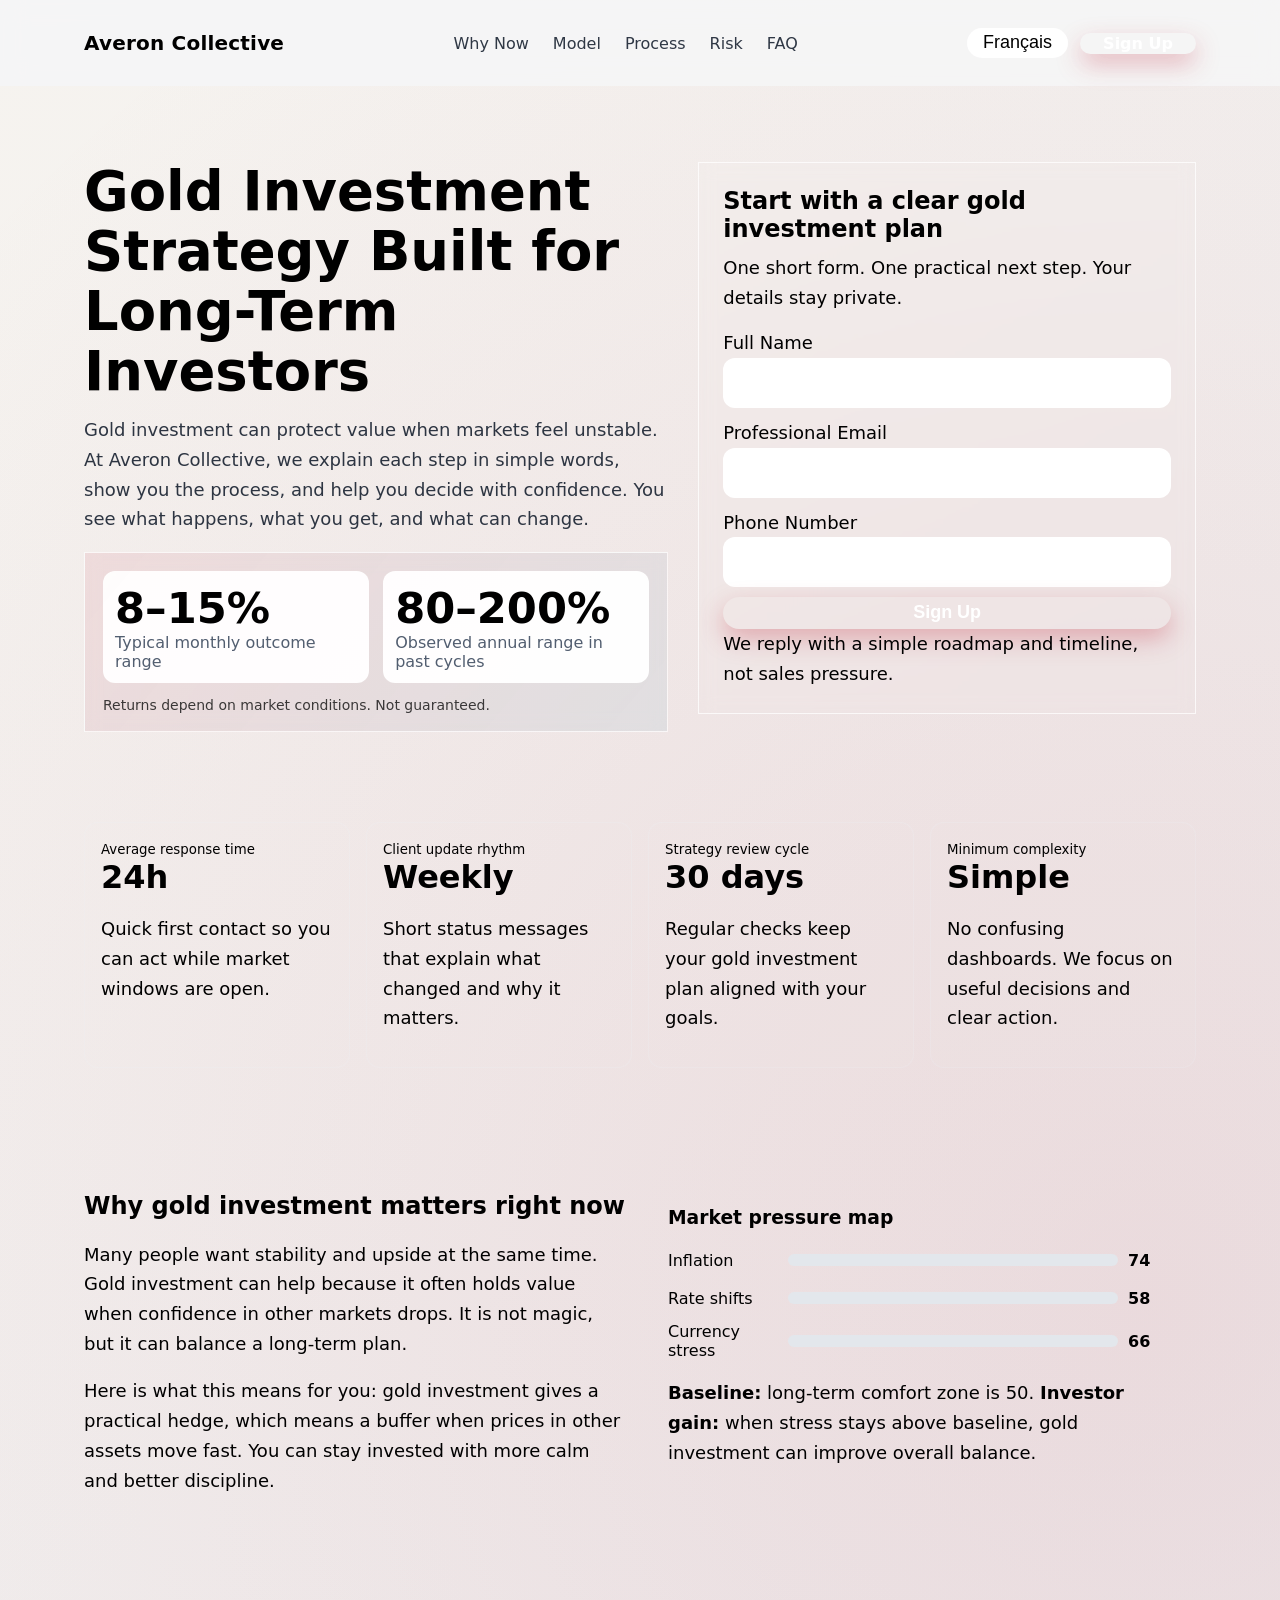
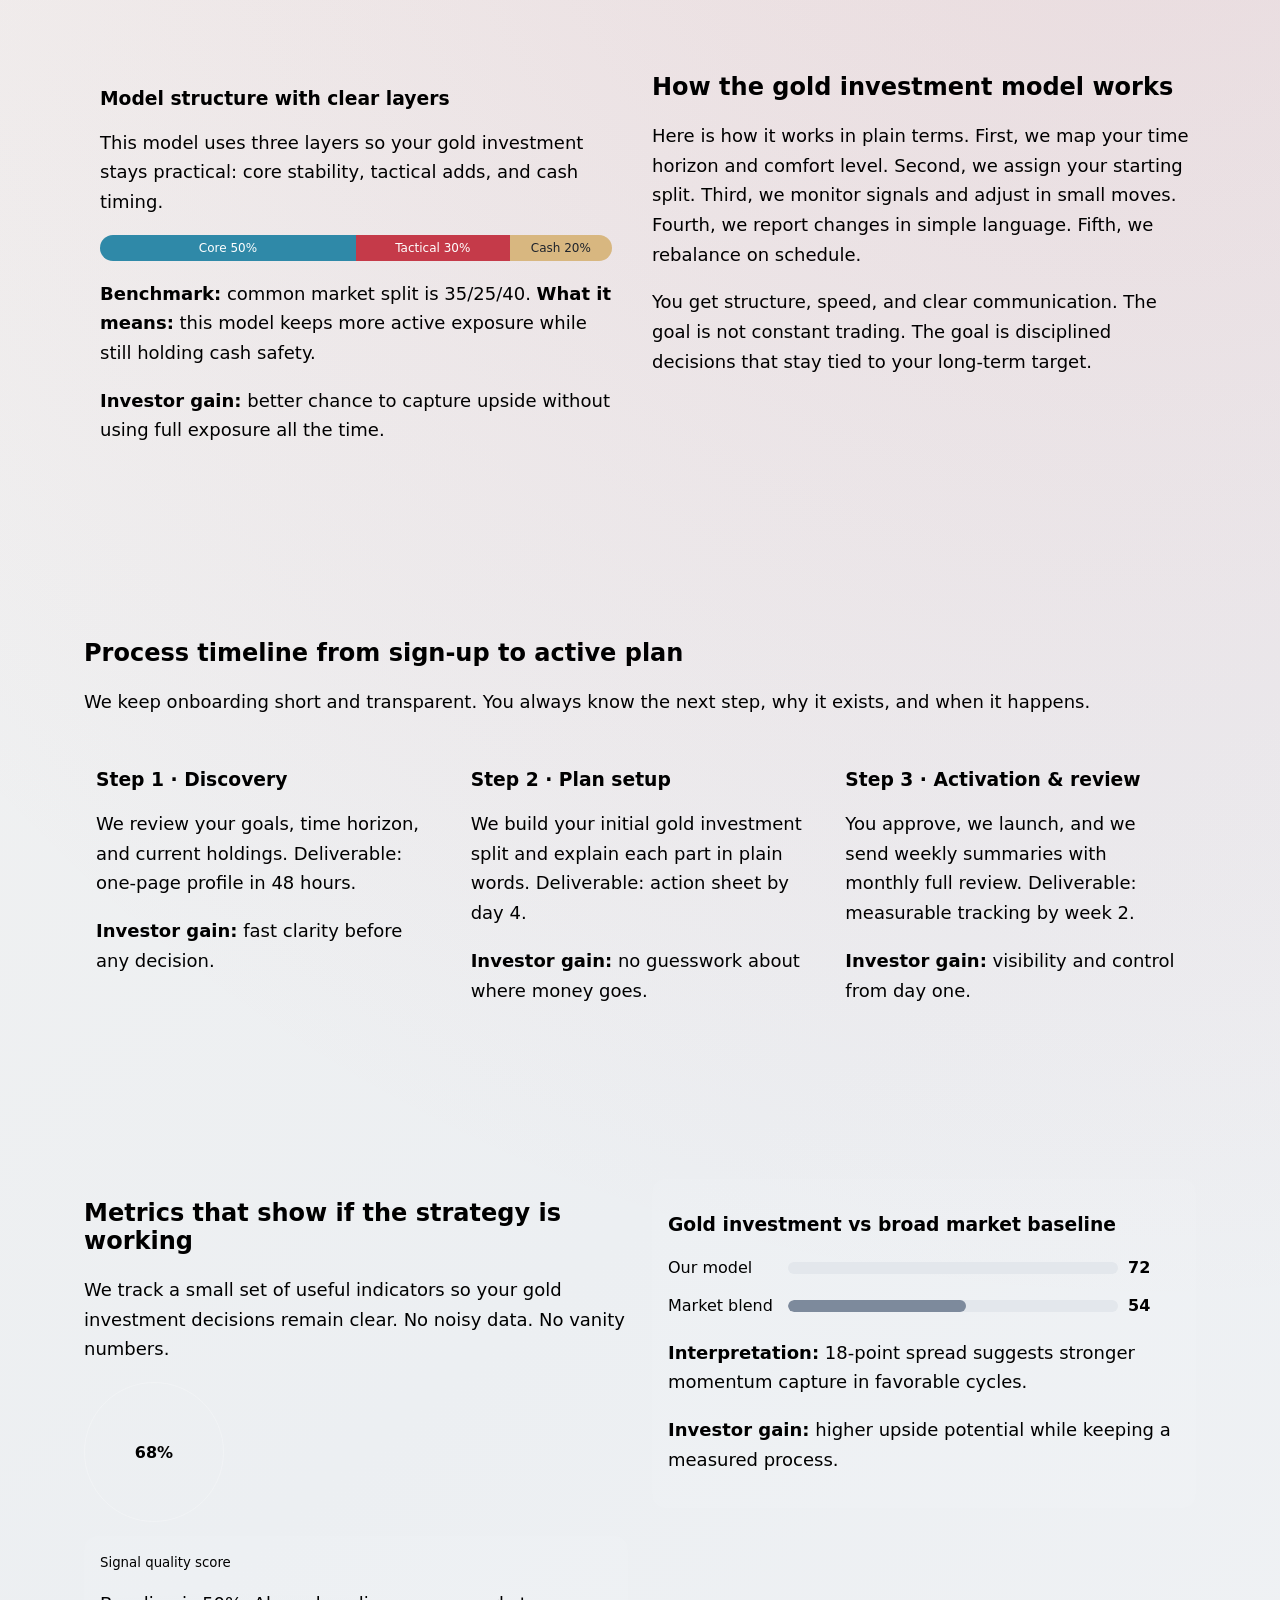
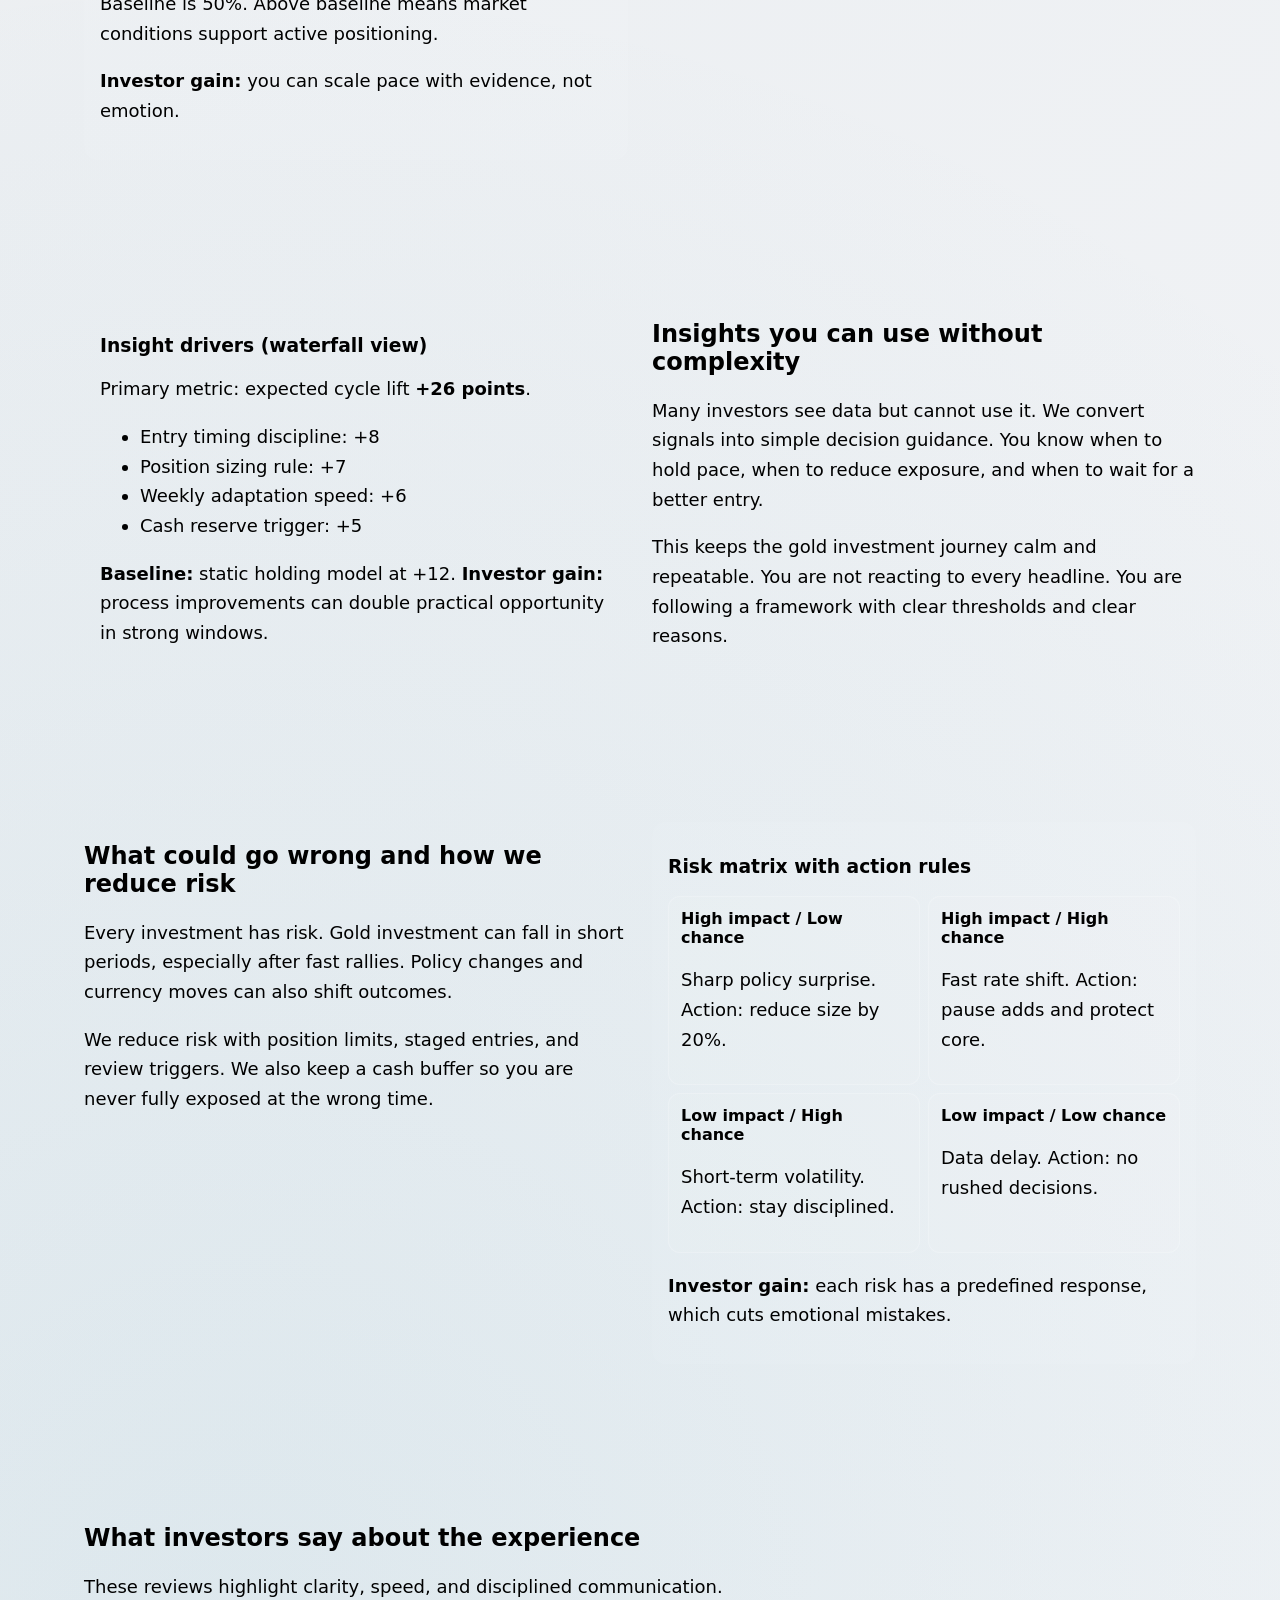
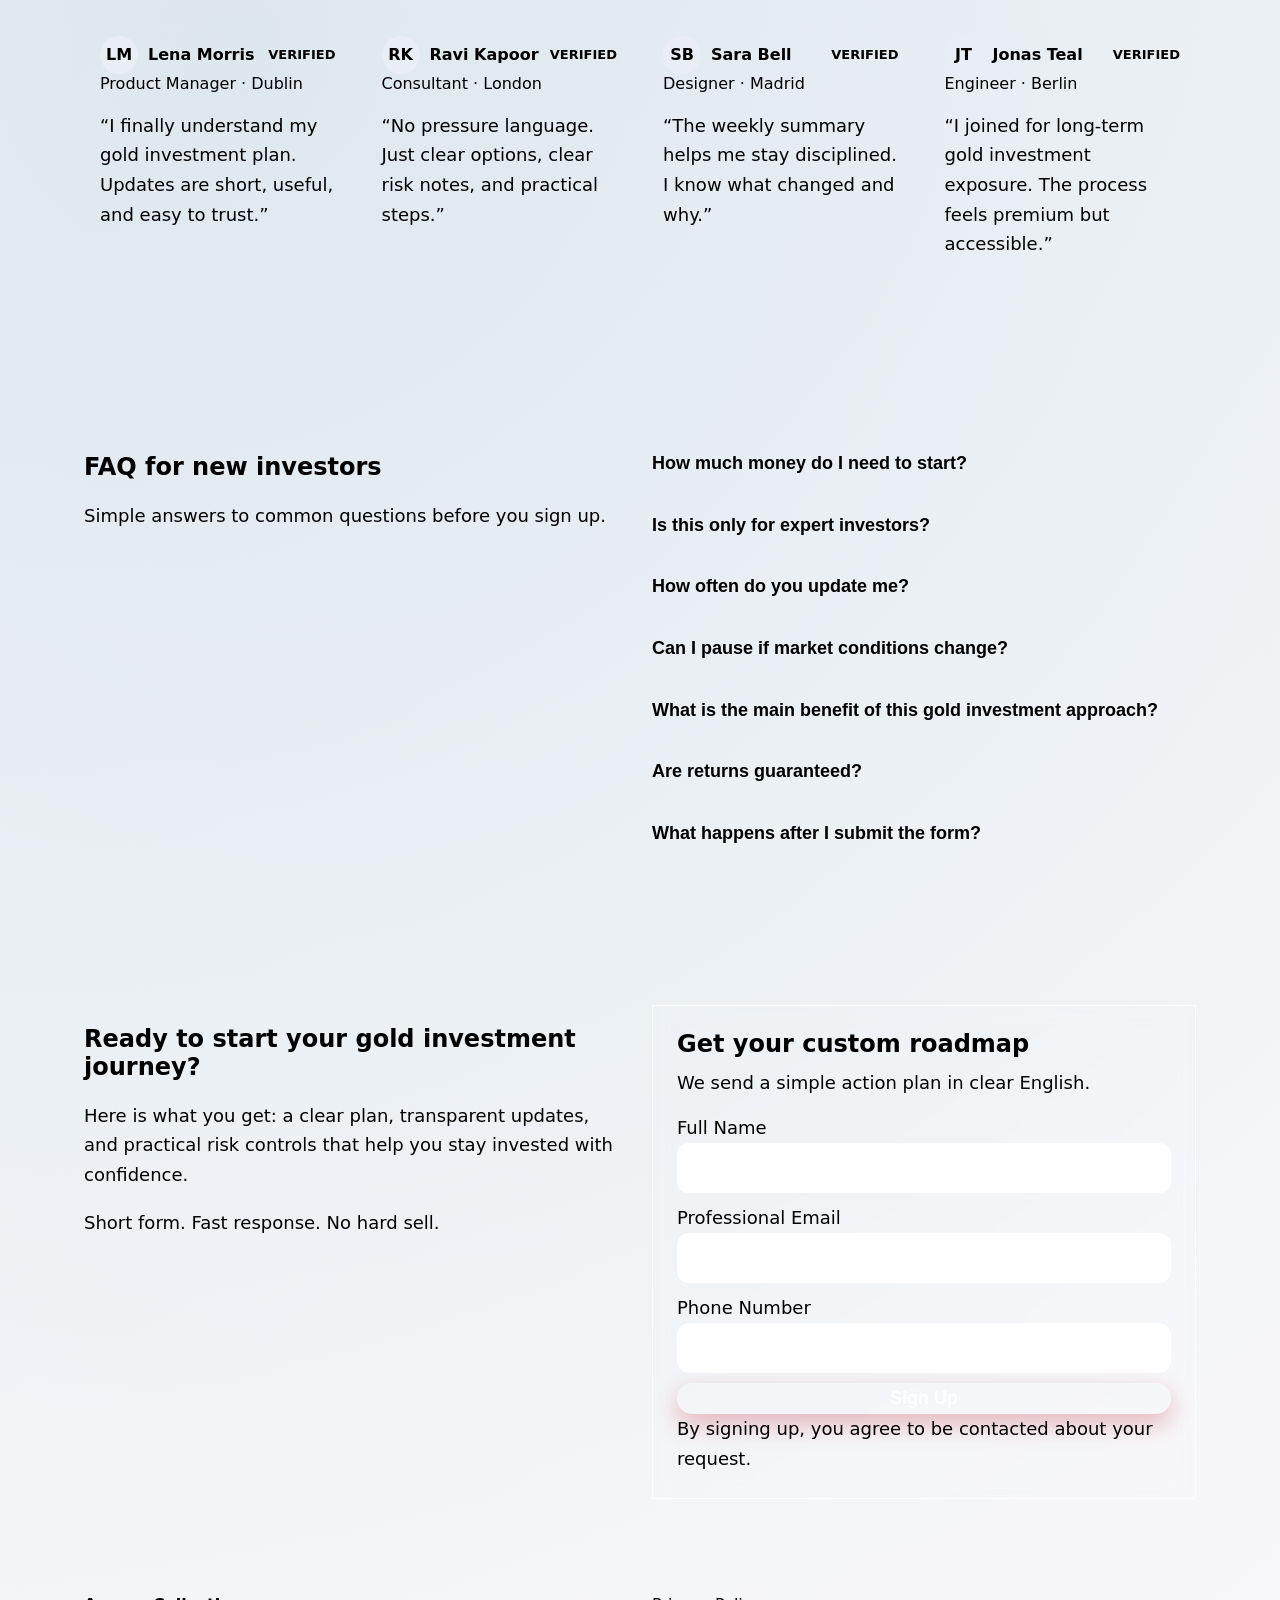
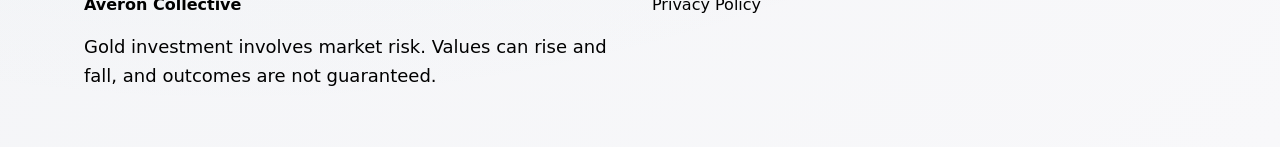
<file: fr/index.html>
<!doctype html>
<html lang="en">
<head>
<meta charset="utf-8"/>
<meta name="viewport" content="width=device-width, initial-scale=1"/>
<title>Averon Collective | Gold Investment Strategy for Long-Term Investors (Français)</title>
<meta name="description" content="Explore Averon Collective, a clear and premium gold investment website built for long-term investors who want transparent process, measured risk, and practical outcomes."/>
<link rel="canonical" href="https://averoncollective.com/fr/"/>
<link rel="alternate" hreflang="en" href="https://averoncollective.com/index.html"/>
<link rel="alternate" hreflang="de" href="https://averoncollective.com/de/index.html"/>
<link rel="alternate" hreflang="fr" href="https://averoncollective.com/fr/index.html"/>
<link rel="alternate" hreflang="es" href="https://averoncollective.com/es/index.html"/>
<link rel="alternate" hreflang="it" href="https://averoncollective.com/it/index.html"/>
<link rel="alternate" hreflang="tr" href="https://averoncollective.com/tr/index.html"/>
<link rel="alternate" hreflang="pt" href="https://averoncollective.com/pt/index.html"/>
<link rel="alternate" hreflang="ja" href="https://averoncollective.com/jp/index.html"/>
<link rel="alternate" hreflang="sk" href="https://averoncollective.com/sk/index.html"/>
<link rel="alternate" hreflang="nl-BE" href="https://averoncollective.com/be/index.html"/>
<link rel="alternate" hreflang="x-default" href="https://averoncollective.com/index.html"/>
<meta property="og:title" content="Averon Collective | Gold Investment Strategy for Long-Term Investors (Français)"/>
<meta property="og:description" content="Explore Averon Collective, a clear and premium gold investment website built for long-term investors who want transparent process, measured risk, and practical outcomes."/>
<meta property="og:type" content="website"/>
<meta property="og:url" content="https://averoncollective.com/fr/"/>
<meta name="twitter:card" content="summary_large_image"/>
<meta name="twitter:title" content="Averon Collective | Gold Investment Strategy for Long-Term Investors (Français)"/>
<meta name="twitter:description" content="Explore Averon Collective, a clear and premium gold investment website built for long-term investors who want transparent process, measured risk, and practical outcomes."/>
<link rel="stylesheet" href="../assets/style.css"/>
<script defer src="../assets/app.js"></script>
<script type="application/ld+json">{"@context":"https://schema.org","@graph":[{"@type":"Organization","name":"Averon Collective","url":"https://averoncollective.com","contactPoint":{"@type":"ContactPoint","contactType":"customer service","email":"support@averoncollective.com"}},{"@type":"WebSite","name":"Averon Collective","url":"https://averoncollective.com"},{"@type":"FAQPage","mainEntity":[{"@type":"Question","name":"How does gold investment work here?","acceptedAnswer":{"@type":"Answer","text":"You complete a simple sign-up form, receive a clear plan, and decide if the strategy fits your timeline."}},{"@type":"Question","name":"Can returns change?","acceptedAnswer":{"@type":"Answer","text":"Yes. Returns depend on market conditions and are not guaranteed."}}]},{"@type":"Review","itemReviewed":{"@type":"Organization","name":"Averon Collective"},"reviewRating":{"@type":"Rating","ratingValue":"5","bestRating":"5"},"author":{"@type":"Person","name":"Lena Morris"},"reviewBody":"Clear process, clear updates, and no hard sell."}]}</script>
</head>
<body>
<header class="site-header"><div class="container header-inner">
<div class="brand">Averon Collective</div>
<nav class="nav-links" aria-label="Main navigation">
<a href="#why">Why Now</a><a href="#model">Model</a><a href="#process">Process</a><a href="#risk">Risk</a><a href="#faq">FAQ</a>
</nav>
<div class="header-right">
<div class="lang-menu"><button class="lang-toggle" aria-haspopup="true" aria-expanded="false">Français</button><div class="lang-list">
<a href="../index.html"><svg class="flag" viewBox="0 0 60 40" aria-hidden="true"><rect width="60" height="40" fill="#012169"/><path d="M0,0 60,40 M60,0 0,40" stroke="#fff" stroke-width="8"/><path d="M0,0 60,40 M60,0 0,40" stroke="#c8102e" stroke-width="4"/><path d="M30,0v40 M0,20h60" stroke="#fff" stroke-width="12"/><path d="M30,0v40 M0,20h60" stroke="#c8102e" stroke-width="7"/></svg>English</a>
<a href="../de/index.html"><svg class="flag" viewBox="0 0 5 3"><rect width="5" height="1" y="0" fill="#000"/><rect width="5" height="1" y="1" fill="#dd0000"/><rect width="5" height="1" y="2" fill="#ffce00"/></svg>Deutsch</a>
<a href="../fr/index.html"><svg class="flag" viewBox="0 0 3 2"><rect width="1" height="2" fill="#0055a4"/><rect x="1" width="1" height="2" fill="#fff"/><rect x="2" width="1" height="2" fill="#ef4135"/></svg>Français</a>
<a href="../es/index.html"><svg class="flag" viewBox="0 0 6 4"><rect width="6" height="4" fill="#aa151b"/><rect y="1" width="6" height="2" fill="#f1bf00"/></svg>Español</a>
<a href="../it/index.html"><svg class="flag" viewBox="0 0 3 2"><rect width="1" height="2" fill="#009246"/><rect x="1" width="1" height="2" fill="#fff"/><rect x="2" width="1" height="2" fill="#ce2b37"/></svg>Italiano</a>
<a href="../tr/index.html"><svg class="flag" viewBox="0 0 6 4"><rect width="6" height="4" fill="#e30a17"/><circle cx="2.5" cy="2" r="1" fill="#fff"/><circle cx="2.8" cy="2" r="0.8" fill="#e30a17"/></svg>Türkçe</a>
<a href="../pt/index.html"><svg class="flag" viewBox="0 0 6 4"><rect width="2.5" height="4" fill="#046a38"/><rect x="2.5" width="3.5" height="4" fill="#da291c"/></svg>Português</a>
<a href="../jp/index.html"><svg class="flag" viewBox="0 0 3 2"><rect width="3" height="2" fill="#fff"/><circle cx="1.5" cy="1" r="0.55" fill="#bc002d"/></svg>日本語</a>
<a href="../sk/index.html"><svg class="flag" viewBox="0 0 6 4"><rect width="6" height="1.33" fill="#fff"/><rect y="1.33" width="6" height="1.33" fill="#0b4ea2"/><rect y="2.66" width="6" height="1.34" fill="#ee1c25"/></svg>Slovenčina</a>
<a href="../be/index.html"><svg class="flag" viewBox="0 0 6 4"><rect width="2" height="4" fill="#000"/><rect x="2" width="2" height="4" fill="#ffd90c"/><rect x="4" width="2" height="4" fill="#ef3340"/></svg>Belgium</a>
</div></div>
<a href="#lead" class="btn btn-primary">Sign Up</a>
<button id="drawerOpen" class="icon-btn burger" aria-label="Open menu">☰</button>
</div>
</div></header>
<div id="drawerBackdrop" class="drawer-backdrop"></div>
<aside id="mobileDrawer" class="mobile-drawer" aria-label="Mobile navigation"><button id="drawerClose" class="icon-btn" aria-label="Close menu">✕</button>
<nav class="timeline"><a href="#why">Why Now</a><a href="#model">Model</a><a href="#process">Process</a><a href="#metrics">Metrics</a><a href="#faq">FAQ</a></nav>
<div class="lang-menu" style="margin-top:14px;"><button class="lang-toggle">Français</button><div class="lang-list">
<a href="../index.html"><svg class="flag" viewBox="0 0 60 40" aria-hidden="true"><rect width="60" height="40" fill="#012169"/><path d="M0,0 60,40 M60,0 0,40" stroke="#fff" stroke-width="8"/><path d="M0,0 60,40 M60,0 0,40" stroke="#c8102e" stroke-width="4"/><path d="M30,0v40 M0,20h60" stroke="#fff" stroke-width="12"/><path d="M30,0v40 M0,20h60" stroke="#c8102e" stroke-width="7"/></svg>English</a>
<a href="../de/index.html"><svg class="flag" viewBox="0 0 5 3"><rect width="5" height="1" y="0" fill="#000"/><rect width="5" height="1" y="1" fill="#dd0000"/><rect width="5" height="1" y="2" fill="#ffce00"/></svg>Deutsch</a>
<a href="../fr/index.html"><svg class="flag" viewBox="0 0 3 2"><rect width="1" height="2" fill="#0055a4"/><rect x="1" width="1" height="2" fill="#fff"/><rect x="2" width="1" height="2" fill="#ef4135"/></svg>Français</a>
<a href="../es/index.html"><svg class="flag" viewBox="0 0 6 4"><rect width="6" height="4" fill="#aa151b"/><rect y="1" width="6" height="2" fill="#f1bf00"/></svg>Español</a>
<a href="../it/index.html"><svg class="flag" viewBox="0 0 3 2"><rect width="1" height="2" fill="#009246"/><rect x="1" width="1" height="2" fill="#fff"/><rect x="2" width="1" height="2" fill="#ce2b37"/></svg>Italiano</a>
<a href="../tr/index.html"><svg class="flag" viewBox="0 0 6 4"><rect width="6" height="4" fill="#e30a17"/><circle cx="2.5" cy="2" r="1" fill="#fff"/><circle cx="2.8" cy="2" r="0.8" fill="#e30a17"/></svg>Türkçe</a>
<a href="../pt/index.html"><svg class="flag" viewBox="0 0 6 4"><rect width="2.5" height="4" fill="#046a38"/><rect x="2.5" width="3.5" height="4" fill="#da291c"/></svg>Português</a>
<a href="../jp/index.html"><svg class="flag" viewBox="0 0 3 2"><rect width="3" height="2" fill="#fff"/><circle cx="1.5" cy="1" r="0.55" fill="#bc002d"/></svg>日本語</a>
<a href="../sk/index.html"><svg class="flag" viewBox="0 0 6 4"><rect width="6" height="1.33" fill="#fff"/><rect y="1.33" width="6" height="1.33" fill="#0b4ea2"/><rect y="2.66" width="6" height="1.34" fill="#ee1c25"/></svg>Slovenčina</a>
<a href="../be/index.html"><svg class="flag" viewBox="0 0 6 4"><rect width="2" height="4" fill="#000"/><rect x="2" width="2" height="4" fill="#ffd90c"/><rect x="4" width="2" height="4" fill="#ef3340"/></svg>Belgium</a>
</div></div>
<a href="#lead" class="btn btn-primary" style="margin-top:14px;">Sign Up</a></aside>
<main>
<section class="hero"><div class="container hero-grid">
<div data-reveal><h1>Gold Investment Strategy Built for Long-Term Investors</h1>
<p>Gold investment can protect value when markets feel unstable. At Averon Collective, we explain each step in simple words, show you the process, and help you decide with confidence. You see what happens, what you get, and what can change.</p>
<div class="glass-card performance"><div class="metric"><div class="value">8–15%</div><div class="label">Typical monthly outcome range</div></div><div class="metric"><div class="value">80–200%</div><div class="label">Observed annual range in past cycles</div></div><div class="micro">Returns depend on market conditions. Not guaranteed.</div></div>
</div>
<div class="glass-card form-card" id="lead" data-reveal><h3>Start with a clear gold investment plan</h3><p>One short form. One practical next step. Your details stay private.</p>
<form><label>Full Name<input type="text" name="name" required/></label><label>Professional Email<input type="email" name="email" required/></label><label>Phone Number<input type="tel" name="phone" required/></label><button class="btn btn-primary" type="submit">Sign Up</button></form>
<div class="small-copy">We reply with a simple roadmap and timeline, not sales pressure.</div></div>
</div></section>
<section class="kpi-strip"><div class="container"><div class="kpi-grid">
<div class="kpi"><small>Average response time</small><strong>24h</strong><p>Quick first contact so you can act while market windows are open.</p></div>
<div class="kpi"><small>Client update rhythm</small><strong>Weekly</strong><p>Short status messages that explain what changed and why it matters.</p></div>
<div class="kpi"><small>Strategy review cycle</small><strong>30 days</strong><p>Regular checks keep your gold investment plan aligned with your goals.</p></div>
<div class="kpi"><small>Minimum complexity</small><strong>Simple</strong><p>No confusing dashboards. We focus on useful decisions and clear action.</p></div>
</div></div></section>
<section class="content-section" id="why"><div class="container split"><div data-reveal><h2>Why gold investment matters right now</h2><p>Many people want stability and upside at the same time. Gold investment can help because it often holds value when confidence in other markets drops. It is not magic, but it can balance a long-term plan.</p><p>Here is what this means for you: gold investment gives a practical hedge, which means a buffer when prices in other assets move fast. You can stay invested with more calm and better discipline.</p></div>
<div class="card" data-reveal><h3>Market pressure map</h3><div class="compare"><div class="compare-row"><span>Inflation</span><div class="chart-bar"><span style="width:74%;background:var(--accent-a);"></span></div><strong>74</strong></div><div class="compare-row"><span>Rate shifts</span><div class="chart-bar"><span style="width:58%;background:var(--accent-b);"></span></div><strong>58</strong></div><div class="compare-row"><span>Currency stress</span><div class="chart-bar"><span style="width:66%;background:var(--accent-c);"></span></div><strong>66</strong></div></div><p><strong>Baseline:</strong> long-term comfort zone is 50. <strong>Investor gain:</strong> when stress stays above baseline, gold investment can improve overall balance.</p></div></div></section>
<section class="content-section" id="model"><div class="container split"><div class="card" data-reveal><h3>Model structure with clear layers</h3><p>This model uses three layers so your gold investment stays practical: core stability, tactical adds, and cash timing.</p><div class="stack"><span style="width:50%;background:#2f89a8;">Core 50%</span><span style="width:30%;background:#c53a49;">Tactical 30%</span><span style="width:20%;background:#d8b780;color:#1f242c;">Cash 20%</span></div><p><strong>Benchmark:</strong> common market split is 35/25/40. <strong>What it means:</strong> this model keeps more active exposure while still holding cash safety.</p><p><strong>Investor gain:</strong> better chance to capture upside without using full exposure all the time.</p></div>
<div data-reveal><h2>How the gold investment model works</h2><p>Here is how it works in plain terms. First, we map your time horizon and comfort level. Second, we assign your starting split. Third, we monitor signals and adjust in small moves. Fourth, we report changes in simple language. Fifth, we rebalance on schedule.</p><p>You get structure, speed, and clear communication. The goal is not constant trading. The goal is disciplined decisions that stay tied to your long-term target.</p></div></div></section>
<section class="content-section" id="process"><div class="container"><h2>Process timeline from sign-up to active plan</h2><p>We keep onboarding short and transparent. You always know the next step, why it exists, and when it happens.</p><div class="grid-3 timeline" data-reveal><div class="card timeline-item"><h3>Step 1 · Discovery</h3><p>We review your goals, time horizon, and current holdings. Deliverable: one-page profile in 48 hours.</p><p><strong>Investor gain:</strong> fast clarity before any decision.</p></div><div class="card timeline-item"><h3>Step 2 · Plan setup</h3><p>We build your initial gold investment split and explain each part in plain words. Deliverable: action sheet by day 4.</p><p><strong>Investor gain:</strong> no guesswork about where money goes.</p></div><div class="card timeline-item"><h3>Step 3 · Activation & review</h3><p>You approve, we launch, and we send weekly summaries with monthly full review. Deliverable: measurable tracking by week 2.</p><p><strong>Investor gain:</strong> visibility and control from day one.</p></div></div></div></section>
<section class="content-section metrics" id="metrics"><div class="container split"><div data-reveal><h2>Metrics that show if the strategy is working</h2><p>We track a small set of useful indicators so your gold investment decisions remain clear. No noisy data. No vanity numbers.</p><div class="ring-wrap"><div class="ring"><strong>68%</strong></div><div class="dark-card"><small>Signal quality score</small><p>Baseline is 50%. Above baseline means market conditions support active positioning.</p><p><strong>Investor gain:</strong> you can scale pace with evidence, not emotion.</p></div></div></div>
<div class="dark-card" data-reveal><h3>Gold investment vs broad market baseline</h3><div class="compare"><div class="compare-row"><span>Our model</span><div class="chart-bar"><span style="width:72%;background:var(--accent-a);"></span></div><strong>72</strong></div><div class="compare-row"><span>Market blend</span><div class="chart-bar"><span style="width:54%;background:#7d8a9c;"></span></div><strong>54</strong></div></div><p><strong>Interpretation:</strong> 18-point spread suggests stronger momentum capture in favorable cycles.</p><p><strong>Investor gain:</strong> higher upside potential while keeping a measured process.</p></div></div></section>
<section class="content-section" id="insights"><div class="container split"><div class="card" data-reveal><h3>Insight drivers (waterfall view)</h3><p>Primary metric: expected cycle lift <strong>+26 points</strong>.</p><ul><li>Entry timing discipline: +8</li><li>Position sizing rule: +7</li><li>Weekly adaptation speed: +6</li><li>Cash reserve trigger: +5</li></ul><p><strong>Baseline:</strong> static holding model at +12. <strong>Investor gain:</strong> process improvements can double practical opportunity in strong windows.</p></div>
<div data-reveal><h2>Insights you can use without complexity</h2><p>Many investors see data but cannot use it. We convert signals into simple decision guidance. You know when to hold pace, when to reduce exposure, and when to wait for a better entry.</p><p>This keeps the gold investment journey calm and repeatable. You are not reacting to every headline. You are following a framework with clear thresholds and clear reasons.</p></div></div></section>
<section class="content-section risk" id="risk"><div class="container split"><div data-reveal><h2>What could go wrong and how we reduce risk</h2><p>Every investment has risk. Gold investment can fall in short periods, especially after fast rallies. Policy changes and currency moves can also shift outcomes.</p><p>We reduce risk with position limits, staged entries, and review triggers. We also keep a cash buffer so you are never fully exposed at the wrong time.</p></div>
<div class="dark-card" data-reveal><h3>Risk matrix with action rules</h3><div class="risk-matrix"><div><strong>High impact / Low chance</strong><p>Sharp policy surprise. Action: reduce size by 20%.</p></div><div><strong>High impact / High chance</strong><p>Fast rate shift. Action: pause adds and protect core.</p></div><div><strong>Low impact / High chance</strong><p>Short-term volatility. Action: stay disciplined.</p></div><div><strong>Low impact / Low chance</strong><p>Data delay. Action: no rushed decisions.</p></div></div><p><strong>Investor gain:</strong> each risk has a predefined response, which cuts emotional mistakes.</p></div></div></section>
<section class="content-section" id="reviews"><div class="container"><h2>What investors say about the experience</h2><p>These reviews highlight clarity, speed, and disciplined communication.</p><div class="reviews-grid" data-reveal>
<article class="card"><div class="review-head"><div class="avatar">LM</div><strong>Lena Morris</strong><span class="verified">VERIFIED</span></div><div>Product Manager · Dublin</div><p>“I finally understand my gold investment plan. Updates are short, useful, and easy to trust.”</p></article>
<article class="card"><div class="review-head"><div class="avatar">RK</div><strong>Ravi Kapoor</strong><span class="verified">VERIFIED</span></div><div>Consultant · London</div><p>“No pressure language. Just clear options, clear risk notes, and practical steps.”</p></article>
<article class="card"><div class="review-head"><div class="avatar">SB</div><strong>Sara Bell</strong><span class="verified">VERIFIED</span></div><div>Designer · Madrid</div><p>“The weekly summary helps me stay disciplined. I know what changed and why.”</p></article>
<article class="card"><div class="review-head"><div class="avatar">JT</div><strong>Jonas Teal</strong><span class="verified">VERIFIED</span></div><div>Engineer · Berlin</div><p>“I joined for long-term gold investment exposure. The process feels premium but accessible.”</p></article>
</div></div></section>
<section class="content-section" id="faq"><div class="container split"><div data-reveal><h2>FAQ for new investors</h2><p>Simple answers to common questions before you sign up.</p></div><div data-reveal>
<div class="faq-item"><button class="faq-q" aria-expanded="false">How much money do I need to start?</button><div class="faq-answer"><p>You can start with a clear plan first. We define an amount that fits your goals and timeline.</p></div></div>
<div class="faq-item"><button class="faq-q" aria-expanded="false">Is this only for expert investors?</button><div class="faq-answer"><p>No. The process is built for regular long-term investors who want clarity and structure.</p></div></div>
<div class="faq-item"><button class="faq-q" aria-expanded="false">How often do you update me?</button><div class="faq-answer"><p>You receive weekly short updates and a full monthly review with action notes.</p></div></div>
<div class="faq-item"><button class="faq-q" aria-expanded="false">Can I pause if market conditions change?</button><div class="faq-answer"><p>Yes. We can pause new adds and protect core positions when signals weaken.</p></div></div>
<div class="faq-item"><button class="faq-q" aria-expanded="false">What is the main benefit of this gold investment approach?</button><div class="faq-answer"><p>You get a repeatable process that combines upside opportunity with practical risk control.</p></div></div>
<div class="faq-item"><button class="faq-q" aria-expanded="false">Are returns guaranteed?</button><div class="faq-answer"><p>No. Returns depend on market conditions and can move up or down.</p></div></div>
<div class="faq-item"><button class="faq-q" aria-expanded="false">What happens after I submit the form?</button><div class="faq-answer"><p>We contact you within 24 hours and share a simple roadmap for next steps.</p></div></div>
</div></div></section>
<section class="final-cta" id="final"><div class="container split"><div data-reveal><h2>Ready to start your gold investment journey?</h2><p>Here is what you get: a clear plan, transparent updates, and practical risk controls that help you stay invested with confidence.</p><p>Short form. Fast response. No hard sell.</p></div>
<div class="glass-card form-card" data-reveal><h3>Get your custom roadmap</h3><p>We send a simple action plan in clear English.</p><form><label>Full Name<input type="text" required/></label><label>Professional Email<input type="email" required/></label><label>Phone Number<input type="tel" required/></label><button class="btn btn-primary" type="submit">Sign Up</button></form><div class="small-copy">By signing up, you agree to be contacted about your request.</div></div>
</div></section>
</main>
<footer class="site-footer"><div class="container split"><div><strong>Averon Collective</strong><p>Gold investment involves market risk. Values can rise and fall, and outcomes are not guaranteed.</p></div><div><a href="#" data-open-privacy>Privacy Policy</a></div></div></footer>
<div id="privacyModal" class="modal-wrap" aria-hidden="true"><div class="modal-backdrop"></div><div class="modal" role="dialog" aria-modal="true" aria-label="Privacy Policy"><button class="icon-btn" data-close-privacy aria-label="Close privacy modal" style="float:right;">✕</button><h2>Privacy Policy</h2>
<h3>Introduction</h3><p>We respect your privacy and explain clearly how we use your information.</p>
<h3>Data collection</h3><p>We collect your name, professional email, phone number, and website usage signals.</p>
<h3>Legal basis</h3><p>We process data to answer your request and provide service updates that you asked for.</p>
<h3>Cookies</h3><p>We use essential and analytics cookies to improve experience and measure performance.</p>
<h3>Retention</h3><p>We keep personal data only as long as needed for service and legal obligations.</p>
<h3>Third-party sharing</h3><p>We share limited data with trusted providers for hosting, analytics, and communication support.</p>
<h3>Security</h3><p>We use access controls and secure systems to protect your information.</p>
<h3>User rights</h3><p>You can request access, correction, deletion, or processing limits at any time.</p>
<h3>International transfers</h3><p>When data moves across borders, we apply safeguards required by applicable laws.</p>
<h3>Industry risk disclosure</h3><p>Investment information is educational and planning-focused. Market outcomes can vary.</p>
<h3>Contact</h3><p>Email support@averoncollective.com for any privacy request.</p>
<footer><button class="btn btn-outline" data-close-privacy>Close</button></footer>
</div></div>
</body></html>
</file>
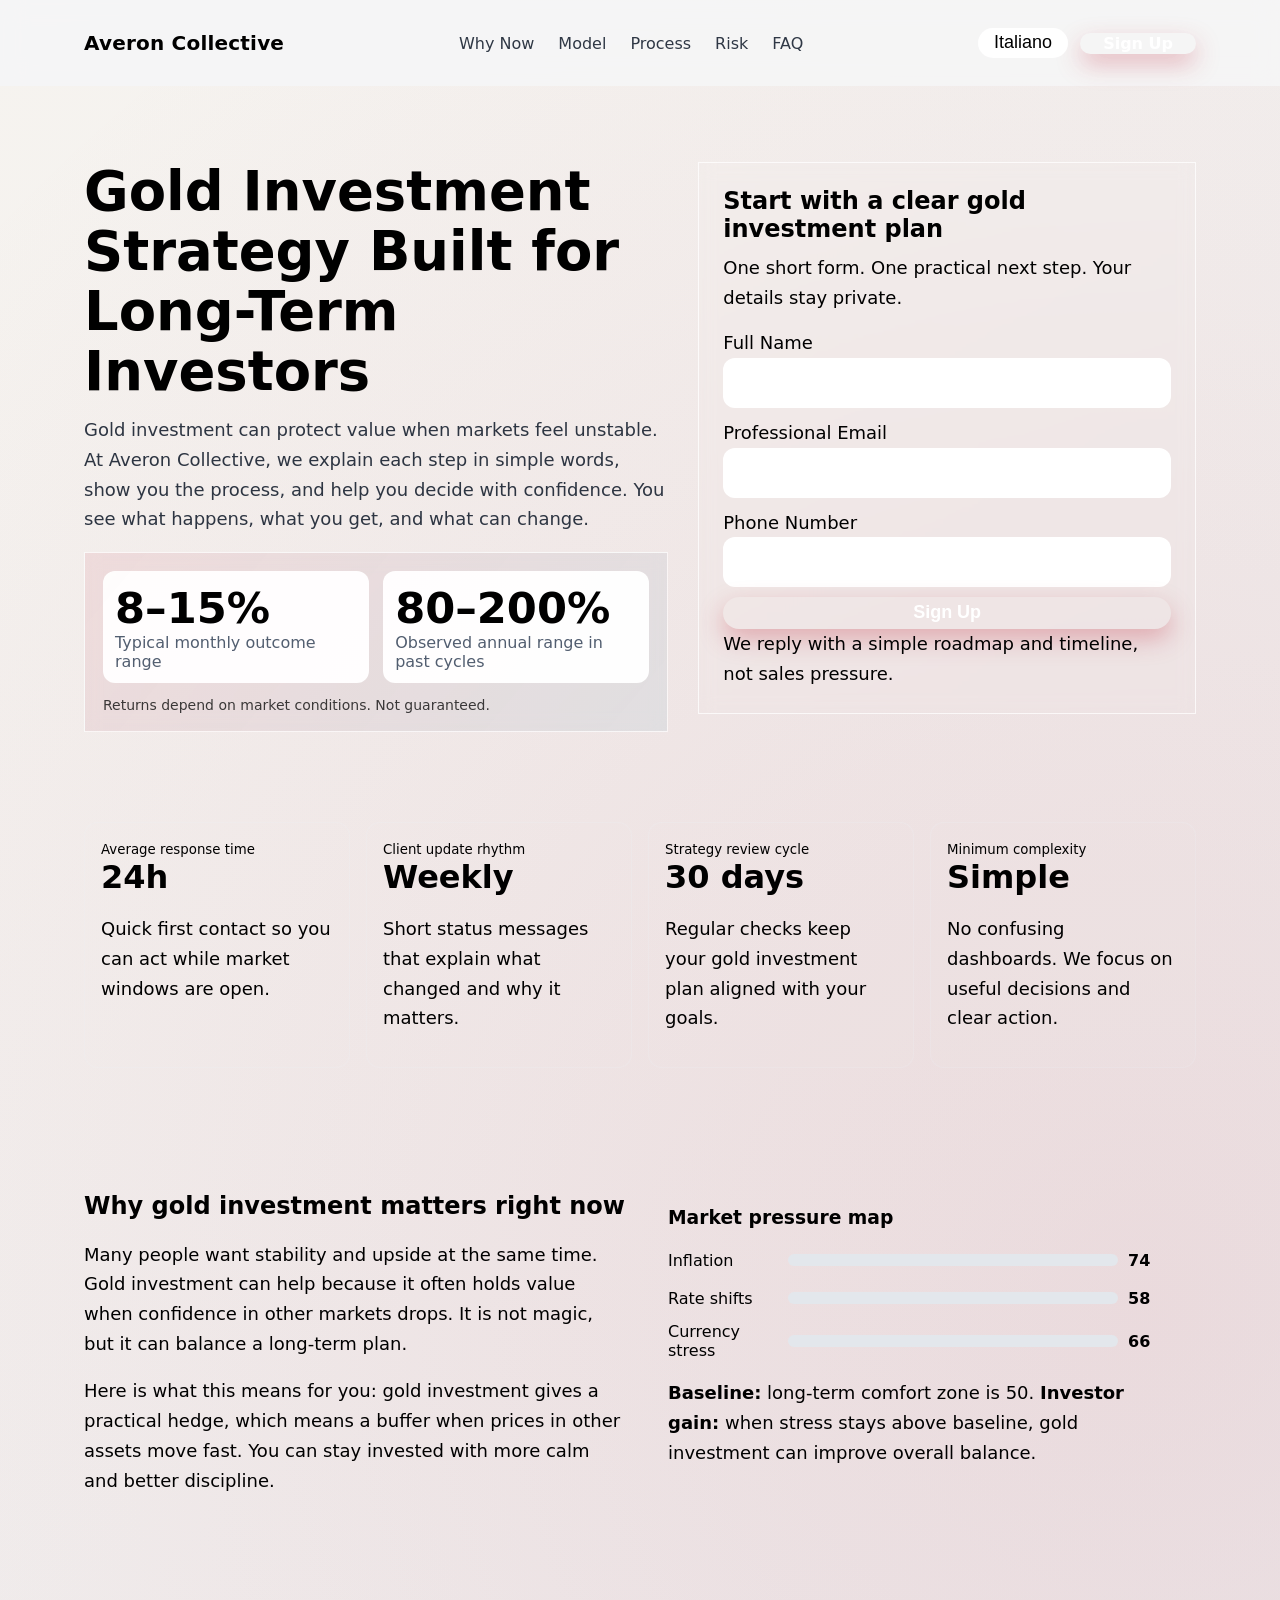
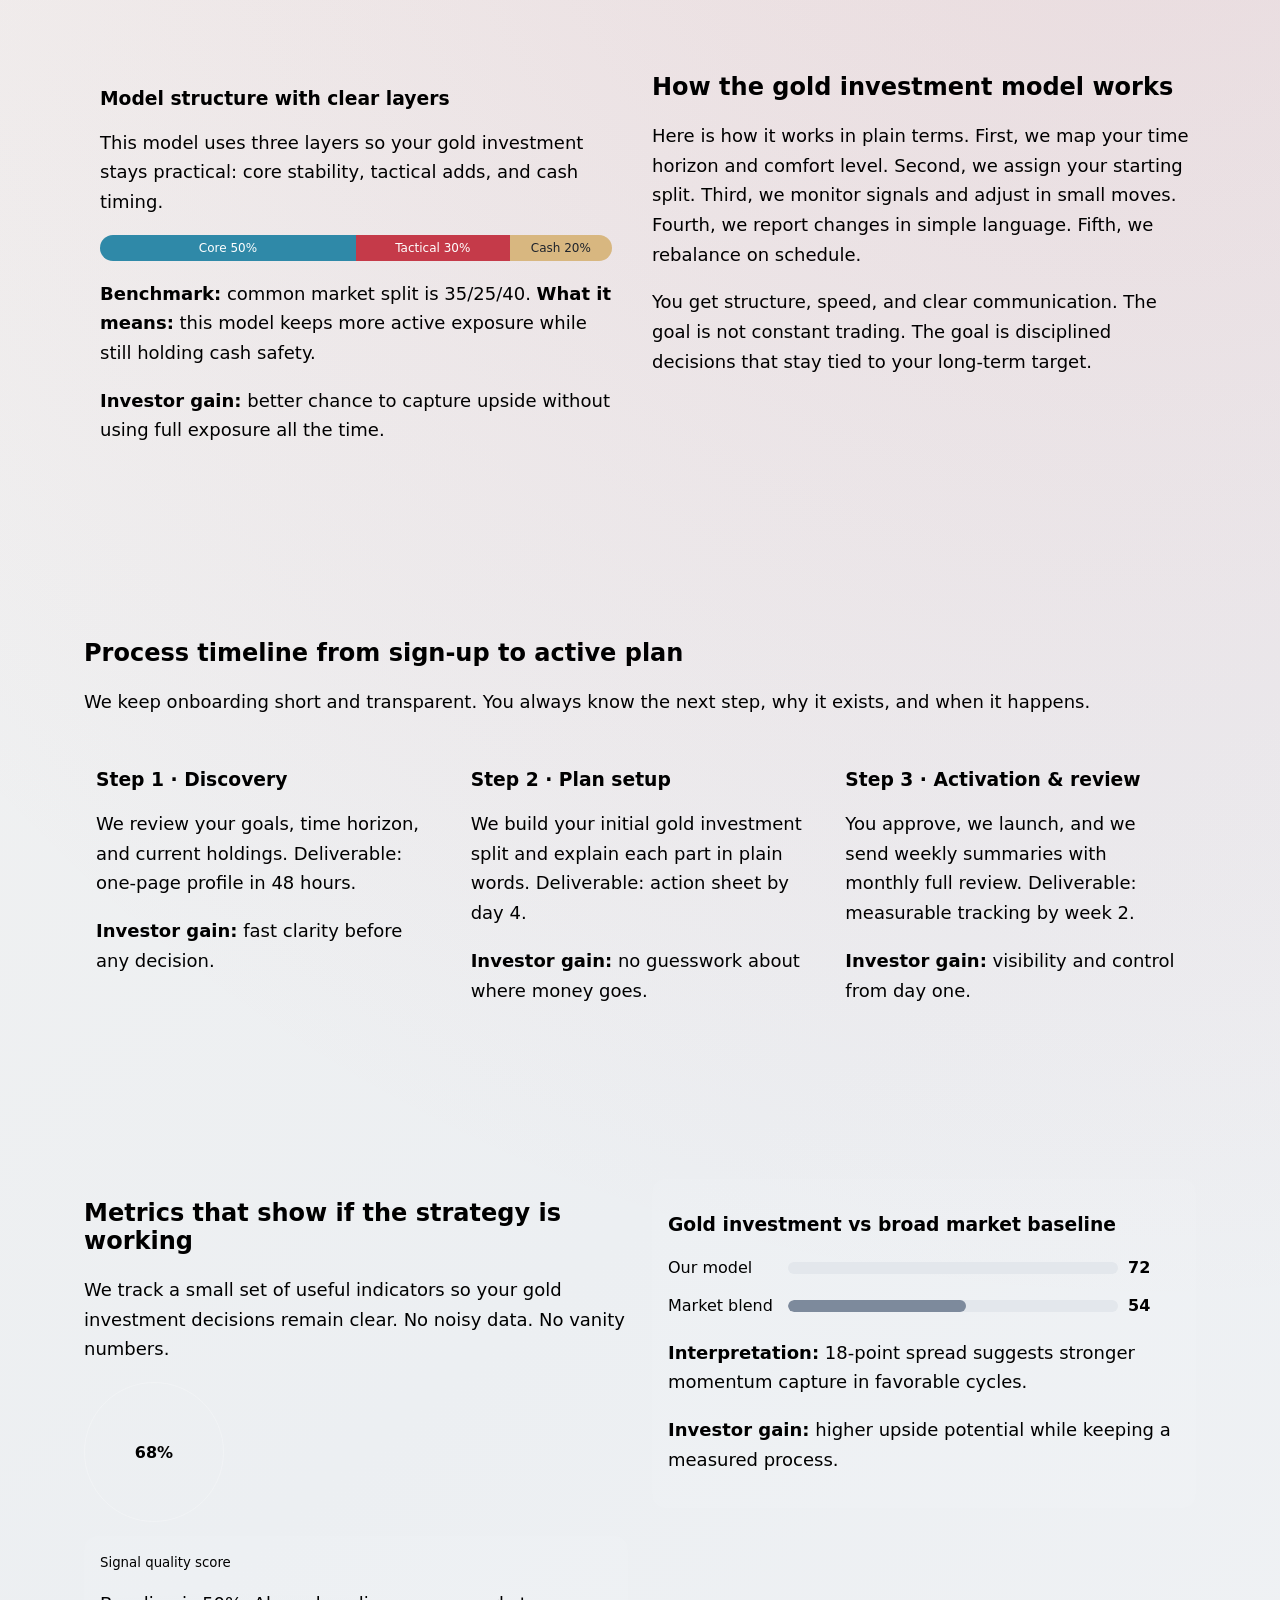
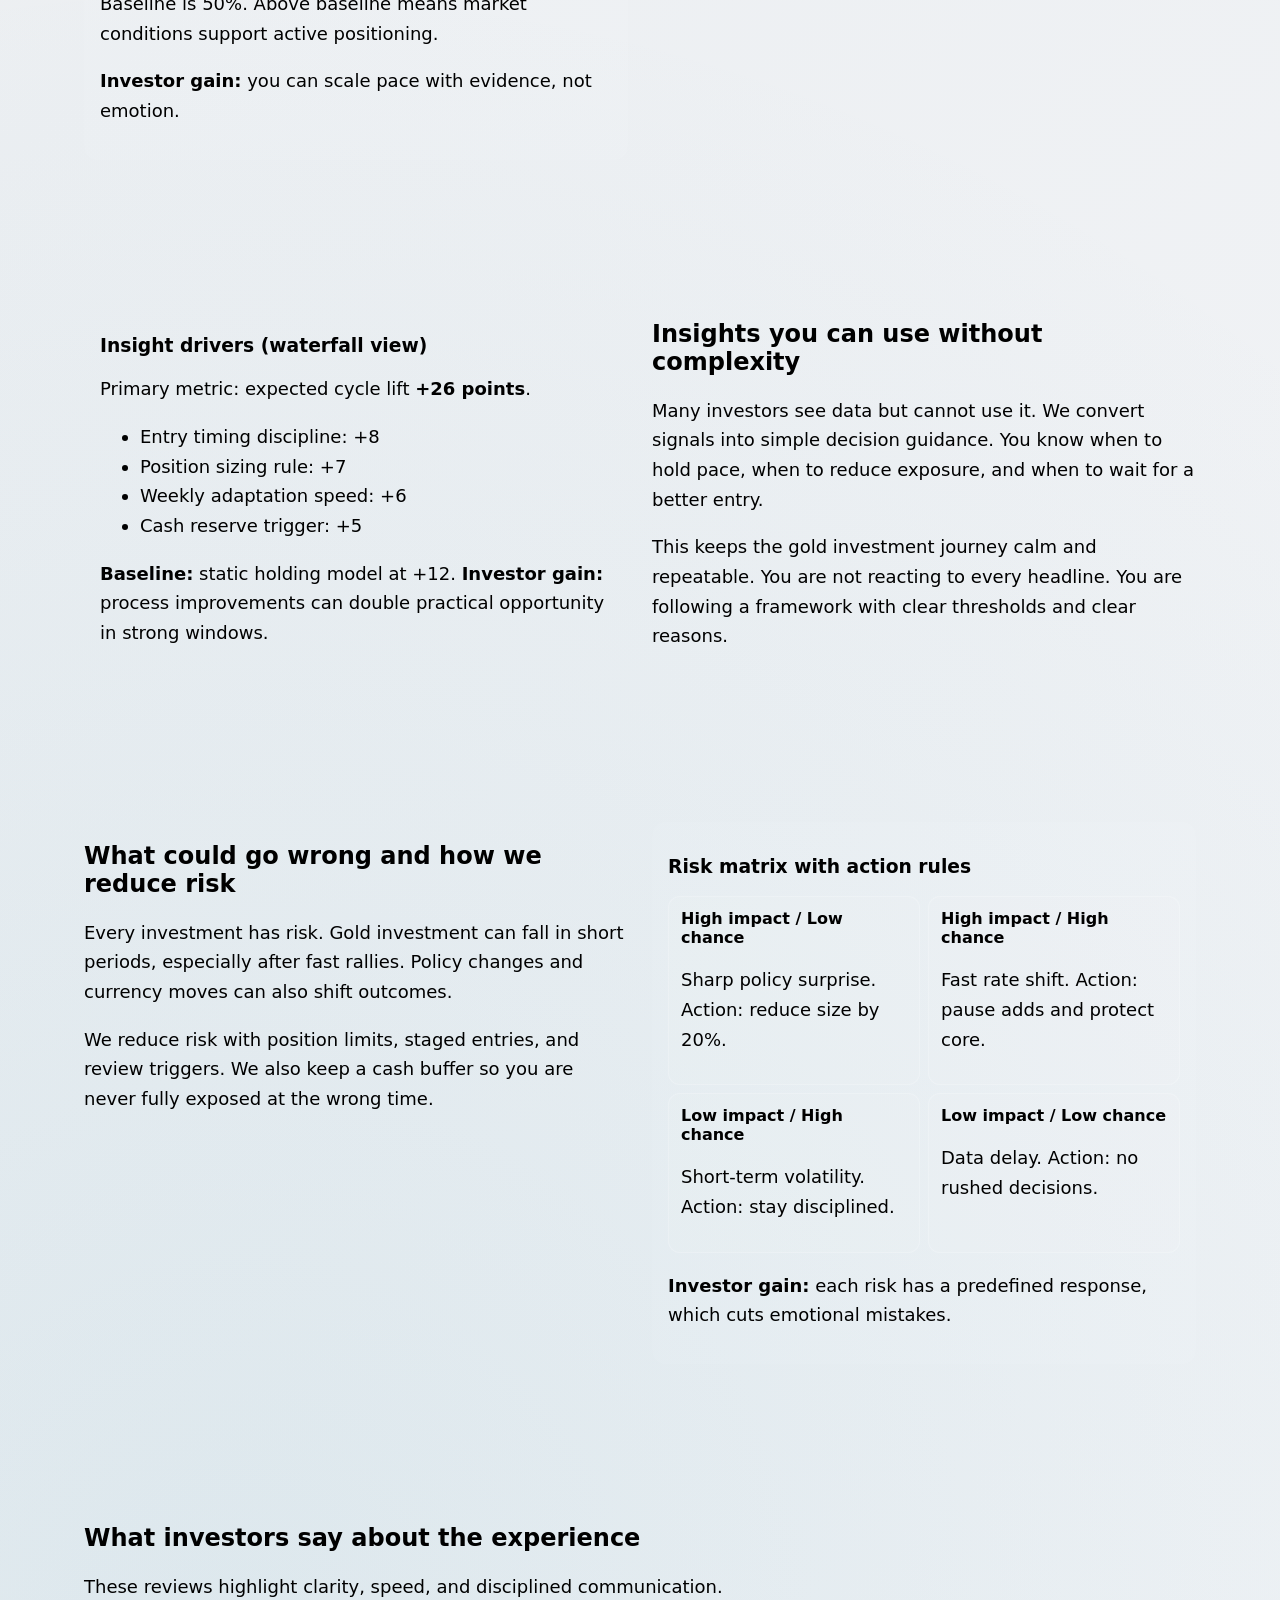
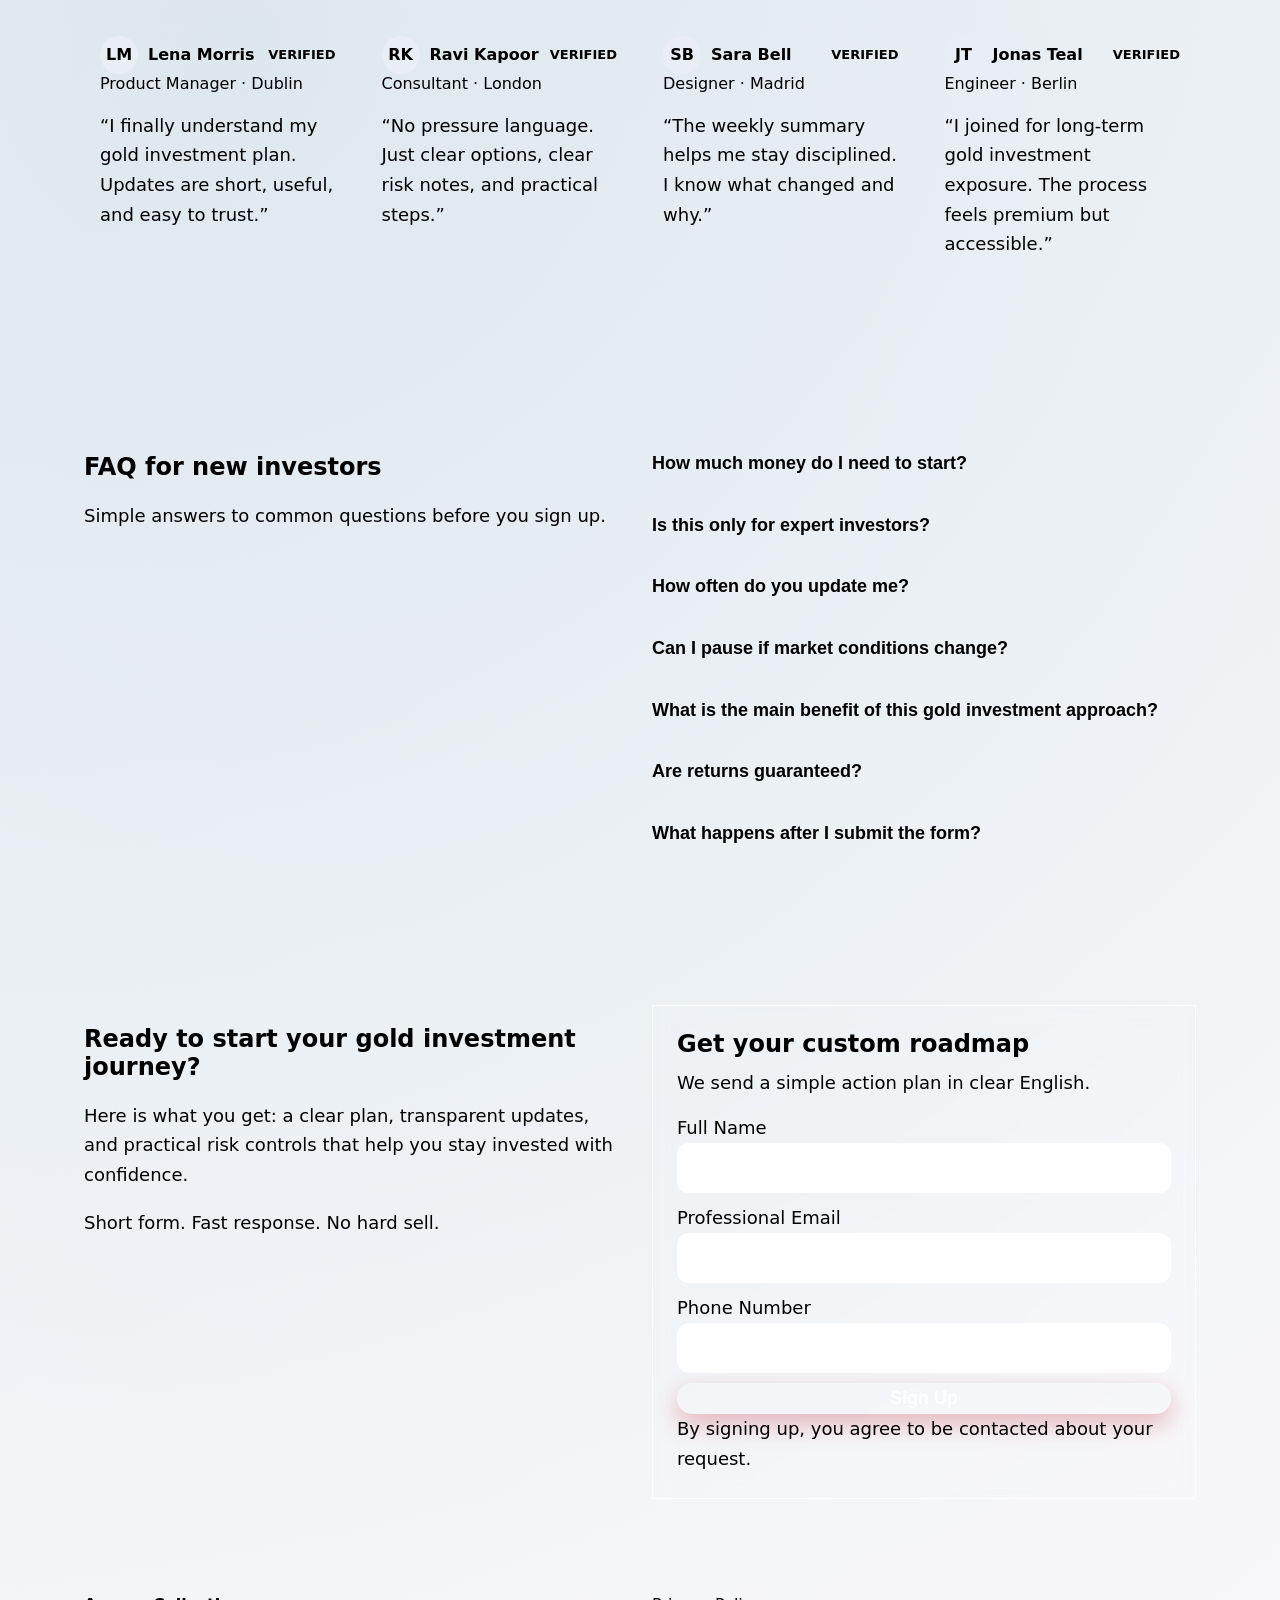
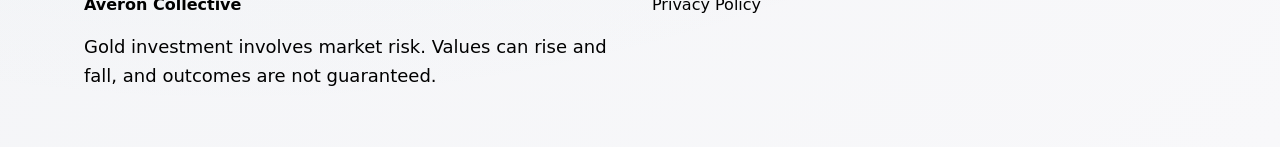
<file: it/index.html>
<!doctype html>
<html lang="en">
<head>
<meta charset="utf-8"/>
<meta name="viewport" content="width=device-width, initial-scale=1"/>
<title>Averon Collective | Gold Investment Strategy for Long-Term Investors (Italiano)</title>
<meta name="description" content="Explore Averon Collective, a clear and premium gold investment website built for long-term investors who want transparent process, measured risk, and practical outcomes."/>
<link rel="canonical" href="https://averoncollective.com/it/"/>
<link rel="alternate" hreflang="en" href="https://averoncollective.com/index.html"/>
<link rel="alternate" hreflang="de" href="https://averoncollective.com/de/index.html"/>
<link rel="alternate" hreflang="fr" href="https://averoncollective.com/fr/index.html"/>
<link rel="alternate" hreflang="es" href="https://averoncollective.com/es/index.html"/>
<link rel="alternate" hreflang="it" href="https://averoncollective.com/it/index.html"/>
<link rel="alternate" hreflang="tr" href="https://averoncollective.com/tr/index.html"/>
<link rel="alternate" hreflang="pt" href="https://averoncollective.com/pt/index.html"/>
<link rel="alternate" hreflang="ja" href="https://averoncollective.com/jp/index.html"/>
<link rel="alternate" hreflang="sk" href="https://averoncollective.com/sk/index.html"/>
<link rel="alternate" hreflang="nl-BE" href="https://averoncollective.com/be/index.html"/>
<link rel="alternate" hreflang="x-default" href="https://averoncollective.com/index.html"/>
<meta property="og:title" content="Averon Collective | Gold Investment Strategy for Long-Term Investors (Italiano)"/>
<meta property="og:description" content="Explore Averon Collective, a clear and premium gold investment website built for long-term investors who want transparent process, measured risk, and practical outcomes."/>
<meta property="og:type" content="website"/>
<meta property="og:url" content="https://averoncollective.com/it/"/>
<meta name="twitter:card" content="summary_large_image"/>
<meta name="twitter:title" content="Averon Collective | Gold Investment Strategy for Long-Term Investors (Italiano)"/>
<meta name="twitter:description" content="Explore Averon Collective, a clear and premium gold investment website built for long-term investors who want transparent process, measured risk, and practical outcomes."/>
<link rel="stylesheet" href="../assets/style.css"/>
<script defer src="../assets/app.js"></script>
<script type="application/ld+json">{"@context":"https://schema.org","@graph":[{"@type":"Organization","name":"Averon Collective","url":"https://averoncollective.com","contactPoint":{"@type":"ContactPoint","contactType":"customer service","email":"support@averoncollective.com"}},{"@type":"WebSite","name":"Averon Collective","url":"https://averoncollective.com"},{"@type":"FAQPage","mainEntity":[{"@type":"Question","name":"How does gold investment work here?","acceptedAnswer":{"@type":"Answer","text":"You complete a simple sign-up form, receive a clear plan, and decide if the strategy fits your timeline."}},{"@type":"Question","name":"Can returns change?","acceptedAnswer":{"@type":"Answer","text":"Yes. Returns depend on market conditions and are not guaranteed."}}]},{"@type":"Review","itemReviewed":{"@type":"Organization","name":"Averon Collective"},"reviewRating":{"@type":"Rating","ratingValue":"5","bestRating":"5"},"author":{"@type":"Person","name":"Lena Morris"},"reviewBody":"Clear process, clear updates, and no hard sell."}]}</script>
</head>
<body>
<header class="site-header"><div class="container header-inner">
<div class="brand">Averon Collective</div>
<nav class="nav-links" aria-label="Main navigation">
<a href="#why">Why Now</a><a href="#model">Model</a><a href="#process">Process</a><a href="#risk">Risk</a><a href="#faq">FAQ</a>
</nav>
<div class="header-right">
<div class="lang-menu"><button class="lang-toggle" aria-haspopup="true" aria-expanded="false">Italiano</button><div class="lang-list">
<a href="../index.html"><svg class="flag" viewBox="0 0 60 40" aria-hidden="true"><rect width="60" height="40" fill="#012169"/><path d="M0,0 60,40 M60,0 0,40" stroke="#fff" stroke-width="8"/><path d="M0,0 60,40 M60,0 0,40" stroke="#c8102e" stroke-width="4"/><path d="M30,0v40 M0,20h60" stroke="#fff" stroke-width="12"/><path d="M30,0v40 M0,20h60" stroke="#c8102e" stroke-width="7"/></svg>English</a>
<a href="../de/index.html"><svg class="flag" viewBox="0 0 5 3"><rect width="5" height="1" y="0" fill="#000"/><rect width="5" height="1" y="1" fill="#dd0000"/><rect width="5" height="1" y="2" fill="#ffce00"/></svg>Deutsch</a>
<a href="../fr/index.html"><svg class="flag" viewBox="0 0 3 2"><rect width="1" height="2" fill="#0055a4"/><rect x="1" width="1" height="2" fill="#fff"/><rect x="2" width="1" height="2" fill="#ef4135"/></svg>Français</a>
<a href="../es/index.html"><svg class="flag" viewBox="0 0 6 4"><rect width="6" height="4" fill="#aa151b"/><rect y="1" width="6" height="2" fill="#f1bf00"/></svg>Español</a>
<a href="../it/index.html"><svg class="flag" viewBox="0 0 3 2"><rect width="1" height="2" fill="#009246"/><rect x="1" width="1" height="2" fill="#fff"/><rect x="2" width="1" height="2" fill="#ce2b37"/></svg>Italiano</a>
<a href="../tr/index.html"><svg class="flag" viewBox="0 0 6 4"><rect width="6" height="4" fill="#e30a17"/><circle cx="2.5" cy="2" r="1" fill="#fff"/><circle cx="2.8" cy="2" r="0.8" fill="#e30a17"/></svg>Türkçe</a>
<a href="../pt/index.html"><svg class="flag" viewBox="0 0 6 4"><rect width="2.5" height="4" fill="#046a38"/><rect x="2.5" width="3.5" height="4" fill="#da291c"/></svg>Português</a>
<a href="../jp/index.html"><svg class="flag" viewBox="0 0 3 2"><rect width="3" height="2" fill="#fff"/><circle cx="1.5" cy="1" r="0.55" fill="#bc002d"/></svg>日本語</a>
<a href="../sk/index.html"><svg class="flag" viewBox="0 0 6 4"><rect width="6" height="1.33" fill="#fff"/><rect y="1.33" width="6" height="1.33" fill="#0b4ea2"/><rect y="2.66" width="6" height="1.34" fill="#ee1c25"/></svg>Slovenčina</a>
<a href="../be/index.html"><svg class="flag" viewBox="0 0 6 4"><rect width="2" height="4" fill="#000"/><rect x="2" width="2" height="4" fill="#ffd90c"/><rect x="4" width="2" height="4" fill="#ef3340"/></svg>Belgium</a>
</div></div>
<a href="#lead" class="btn btn-primary">Sign Up</a>
<button id="drawerOpen" class="icon-btn burger" aria-label="Open menu">☰</button>
</div>
</div></header>
<div id="drawerBackdrop" class="drawer-backdrop"></div>
<aside id="mobileDrawer" class="mobile-drawer" aria-label="Mobile navigation"><button id="drawerClose" class="icon-btn" aria-label="Close menu">✕</button>
<nav class="timeline"><a href="#why">Why Now</a><a href="#model">Model</a><a href="#process">Process</a><a href="#metrics">Metrics</a><a href="#faq">FAQ</a></nav>
<div class="lang-menu" style="margin-top:14px;"><button class="lang-toggle">Italiano</button><div class="lang-list">
<a href="../index.html"><svg class="flag" viewBox="0 0 60 40" aria-hidden="true"><rect width="60" height="40" fill="#012169"/><path d="M0,0 60,40 M60,0 0,40" stroke="#fff" stroke-width="8"/><path d="M0,0 60,40 M60,0 0,40" stroke="#c8102e" stroke-width="4"/><path d="M30,0v40 M0,20h60" stroke="#fff" stroke-width="12"/><path d="M30,0v40 M0,20h60" stroke="#c8102e" stroke-width="7"/></svg>English</a>
<a href="../de/index.html"><svg class="flag" viewBox="0 0 5 3"><rect width="5" height="1" y="0" fill="#000"/><rect width="5" height="1" y="1" fill="#dd0000"/><rect width="5" height="1" y="2" fill="#ffce00"/></svg>Deutsch</a>
<a href="../fr/index.html"><svg class="flag" viewBox="0 0 3 2"><rect width="1" height="2" fill="#0055a4"/><rect x="1" width="1" height="2" fill="#fff"/><rect x="2" width="1" height="2" fill="#ef4135"/></svg>Français</a>
<a href="../es/index.html"><svg class="flag" viewBox="0 0 6 4"><rect width="6" height="4" fill="#aa151b"/><rect y="1" width="6" height="2" fill="#f1bf00"/></svg>Español</a>
<a href="../it/index.html"><svg class="flag" viewBox="0 0 3 2"><rect width="1" height="2" fill="#009246"/><rect x="1" width="1" height="2" fill="#fff"/><rect x="2" width="1" height="2" fill="#ce2b37"/></svg>Italiano</a>
<a href="../tr/index.html"><svg class="flag" viewBox="0 0 6 4"><rect width="6" height="4" fill="#e30a17"/><circle cx="2.5" cy="2" r="1" fill="#fff"/><circle cx="2.8" cy="2" r="0.8" fill="#e30a17"/></svg>Türkçe</a>
<a href="../pt/index.html"><svg class="flag" viewBox="0 0 6 4"><rect width="2.5" height="4" fill="#046a38"/><rect x="2.5" width="3.5" height="4" fill="#da291c"/></svg>Português</a>
<a href="../jp/index.html"><svg class="flag" viewBox="0 0 3 2"><rect width="3" height="2" fill="#fff"/><circle cx="1.5" cy="1" r="0.55" fill="#bc002d"/></svg>日本語</a>
<a href="../sk/index.html"><svg class="flag" viewBox="0 0 6 4"><rect width="6" height="1.33" fill="#fff"/><rect y="1.33" width="6" height="1.33" fill="#0b4ea2"/><rect y="2.66" width="6" height="1.34" fill="#ee1c25"/></svg>Slovenčina</a>
<a href="../be/index.html"><svg class="flag" viewBox="0 0 6 4"><rect width="2" height="4" fill="#000"/><rect x="2" width="2" height="4" fill="#ffd90c"/><rect x="4" width="2" height="4" fill="#ef3340"/></svg>Belgium</a>
</div></div>
<a href="#lead" class="btn btn-primary" style="margin-top:14px;">Sign Up</a></aside>
<main>
<section class="hero"><div class="container hero-grid">
<div data-reveal><h1>Gold Investment Strategy Built for Long-Term Investors</h1>
<p>Gold investment can protect value when markets feel unstable. At Averon Collective, we explain each step in simple words, show you the process, and help you decide with confidence. You see what happens, what you get, and what can change.</p>
<div class="glass-card performance"><div class="metric"><div class="value">8–15%</div><div class="label">Typical monthly outcome range</div></div><div class="metric"><div class="value">80–200%</div><div class="label">Observed annual range in past cycles</div></div><div class="micro">Returns depend on market conditions. Not guaranteed.</div></div>
</div>
<div class="glass-card form-card" id="lead" data-reveal><h3>Start with a clear gold investment plan</h3><p>One short form. One practical next step. Your details stay private.</p>
<form><label>Full Name<input type="text" name="name" required/></label><label>Professional Email<input type="email" name="email" required/></label><label>Phone Number<input type="tel" name="phone" required/></label><button class="btn btn-primary" type="submit">Sign Up</button></form>
<div class="small-copy">We reply with a simple roadmap and timeline, not sales pressure.</div></div>
</div></section>
<section class="kpi-strip"><div class="container"><div class="kpi-grid">
<div class="kpi"><small>Average response time</small><strong>24h</strong><p>Quick first contact so you can act while market windows are open.</p></div>
<div class="kpi"><small>Client update rhythm</small><strong>Weekly</strong><p>Short status messages that explain what changed and why it matters.</p></div>
<div class="kpi"><small>Strategy review cycle</small><strong>30 days</strong><p>Regular checks keep your gold investment plan aligned with your goals.</p></div>
<div class="kpi"><small>Minimum complexity</small><strong>Simple</strong><p>No confusing dashboards. We focus on useful decisions and clear action.</p></div>
</div></div></section>
<section class="content-section" id="why"><div class="container split"><div data-reveal><h2>Why gold investment matters right now</h2><p>Many people want stability and upside at the same time. Gold investment can help because it often holds value when confidence in other markets drops. It is not magic, but it can balance a long-term plan.</p><p>Here is what this means for you: gold investment gives a practical hedge, which means a buffer when prices in other assets move fast. You can stay invested with more calm and better discipline.</p></div>
<div class="card" data-reveal><h3>Market pressure map</h3><div class="compare"><div class="compare-row"><span>Inflation</span><div class="chart-bar"><span style="width:74%;background:var(--accent-a);"></span></div><strong>74</strong></div><div class="compare-row"><span>Rate shifts</span><div class="chart-bar"><span style="width:58%;background:var(--accent-b);"></span></div><strong>58</strong></div><div class="compare-row"><span>Currency stress</span><div class="chart-bar"><span style="width:66%;background:var(--accent-c);"></span></div><strong>66</strong></div></div><p><strong>Baseline:</strong> long-term comfort zone is 50. <strong>Investor gain:</strong> when stress stays above baseline, gold investment can improve overall balance.</p></div></div></section>
<section class="content-section" id="model"><div class="container split"><div class="card" data-reveal><h3>Model structure with clear layers</h3><p>This model uses three layers so your gold investment stays practical: core stability, tactical adds, and cash timing.</p><div class="stack"><span style="width:50%;background:#2f89a8;">Core 50%</span><span style="width:30%;background:#c53a49;">Tactical 30%</span><span style="width:20%;background:#d8b780;color:#1f242c;">Cash 20%</span></div><p><strong>Benchmark:</strong> common market split is 35/25/40. <strong>What it means:</strong> this model keeps more active exposure while still holding cash safety.</p><p><strong>Investor gain:</strong> better chance to capture upside without using full exposure all the time.</p></div>
<div data-reveal><h2>How the gold investment model works</h2><p>Here is how it works in plain terms. First, we map your time horizon and comfort level. Second, we assign your starting split. Third, we monitor signals and adjust in small moves. Fourth, we report changes in simple language. Fifth, we rebalance on schedule.</p><p>You get structure, speed, and clear communication. The goal is not constant trading. The goal is disciplined decisions that stay tied to your long-term target.</p></div></div></section>
<section class="content-section" id="process"><div class="container"><h2>Process timeline from sign-up to active plan</h2><p>We keep onboarding short and transparent. You always know the next step, why it exists, and when it happens.</p><div class="grid-3 timeline" data-reveal><div class="card timeline-item"><h3>Step 1 · Discovery</h3><p>We review your goals, time horizon, and current holdings. Deliverable: one-page profile in 48 hours.</p><p><strong>Investor gain:</strong> fast clarity before any decision.</p></div><div class="card timeline-item"><h3>Step 2 · Plan setup</h3><p>We build your initial gold investment split and explain each part in plain words. Deliverable: action sheet by day 4.</p><p><strong>Investor gain:</strong> no guesswork about where money goes.</p></div><div class="card timeline-item"><h3>Step 3 · Activation & review</h3><p>You approve, we launch, and we send weekly summaries with monthly full review. Deliverable: measurable tracking by week 2.</p><p><strong>Investor gain:</strong> visibility and control from day one.</p></div></div></div></section>
<section class="content-section metrics" id="metrics"><div class="container split"><div data-reveal><h2>Metrics that show if the strategy is working</h2><p>We track a small set of useful indicators so your gold investment decisions remain clear. No noisy data. No vanity numbers.</p><div class="ring-wrap"><div class="ring"><strong>68%</strong></div><div class="dark-card"><small>Signal quality score</small><p>Baseline is 50%. Above baseline means market conditions support active positioning.</p><p><strong>Investor gain:</strong> you can scale pace with evidence, not emotion.</p></div></div></div>
<div class="dark-card" data-reveal><h3>Gold investment vs broad market baseline</h3><div class="compare"><div class="compare-row"><span>Our model</span><div class="chart-bar"><span style="width:72%;background:var(--accent-a);"></span></div><strong>72</strong></div><div class="compare-row"><span>Market blend</span><div class="chart-bar"><span style="width:54%;background:#7d8a9c;"></span></div><strong>54</strong></div></div><p><strong>Interpretation:</strong> 18-point spread suggests stronger momentum capture in favorable cycles.</p><p><strong>Investor gain:</strong> higher upside potential while keeping a measured process.</p></div></div></section>
<section class="content-section" id="insights"><div class="container split"><div class="card" data-reveal><h3>Insight drivers (waterfall view)</h3><p>Primary metric: expected cycle lift <strong>+26 points</strong>.</p><ul><li>Entry timing discipline: +8</li><li>Position sizing rule: +7</li><li>Weekly adaptation speed: +6</li><li>Cash reserve trigger: +5</li></ul><p><strong>Baseline:</strong> static holding model at +12. <strong>Investor gain:</strong> process improvements can double practical opportunity in strong windows.</p></div>
<div data-reveal><h2>Insights you can use without complexity</h2><p>Many investors see data but cannot use it. We convert signals into simple decision guidance. You know when to hold pace, when to reduce exposure, and when to wait for a better entry.</p><p>This keeps the gold investment journey calm and repeatable. You are not reacting to every headline. You are following a framework with clear thresholds and clear reasons.</p></div></div></section>
<section class="content-section risk" id="risk"><div class="container split"><div data-reveal><h2>What could go wrong and how we reduce risk</h2><p>Every investment has risk. Gold investment can fall in short periods, especially after fast rallies. Policy changes and currency moves can also shift outcomes.</p><p>We reduce risk with position limits, staged entries, and review triggers. We also keep a cash buffer so you are never fully exposed at the wrong time.</p></div>
<div class="dark-card" data-reveal><h3>Risk matrix with action rules</h3><div class="risk-matrix"><div><strong>High impact / Low chance</strong><p>Sharp policy surprise. Action: reduce size by 20%.</p></div><div><strong>High impact / High chance</strong><p>Fast rate shift. Action: pause adds and protect core.</p></div><div><strong>Low impact / High chance</strong><p>Short-term volatility. Action: stay disciplined.</p></div><div><strong>Low impact / Low chance</strong><p>Data delay. Action: no rushed decisions.</p></div></div><p><strong>Investor gain:</strong> each risk has a predefined response, which cuts emotional mistakes.</p></div></div></section>
<section class="content-section" id="reviews"><div class="container"><h2>What investors say about the experience</h2><p>These reviews highlight clarity, speed, and disciplined communication.</p><div class="reviews-grid" data-reveal>
<article class="card"><div class="review-head"><div class="avatar">LM</div><strong>Lena Morris</strong><span class="verified">VERIFIED</span></div><div>Product Manager · Dublin</div><p>“I finally understand my gold investment plan. Updates are short, useful, and easy to trust.”</p></article>
<article class="card"><div class="review-head"><div class="avatar">RK</div><strong>Ravi Kapoor</strong><span class="verified">VERIFIED</span></div><div>Consultant · London</div><p>“No pressure language. Just clear options, clear risk notes, and practical steps.”</p></article>
<article class="card"><div class="review-head"><div class="avatar">SB</div><strong>Sara Bell</strong><span class="verified">VERIFIED</span></div><div>Designer · Madrid</div><p>“The weekly summary helps me stay disciplined. I know what changed and why.”</p></article>
<article class="card"><div class="review-head"><div class="avatar">JT</div><strong>Jonas Teal</strong><span class="verified">VERIFIED</span></div><div>Engineer · Berlin</div><p>“I joined for long-term gold investment exposure. The process feels premium but accessible.”</p></article>
</div></div></section>
<section class="content-section" id="faq"><div class="container split"><div data-reveal><h2>FAQ for new investors</h2><p>Simple answers to common questions before you sign up.</p></div><div data-reveal>
<div class="faq-item"><button class="faq-q" aria-expanded="false">How much money do I need to start?</button><div class="faq-answer"><p>You can start with a clear plan first. We define an amount that fits your goals and timeline.</p></div></div>
<div class="faq-item"><button class="faq-q" aria-expanded="false">Is this only for expert investors?</button><div class="faq-answer"><p>No. The process is built for regular long-term investors who want clarity and structure.</p></div></div>
<div class="faq-item"><button class="faq-q" aria-expanded="false">How often do you update me?</button><div class="faq-answer"><p>You receive weekly short updates and a full monthly review with action notes.</p></div></div>
<div class="faq-item"><button class="faq-q" aria-expanded="false">Can I pause if market conditions change?</button><div class="faq-answer"><p>Yes. We can pause new adds and protect core positions when signals weaken.</p></div></div>
<div class="faq-item"><button class="faq-q" aria-expanded="false">What is the main benefit of this gold investment approach?</button><div class="faq-answer"><p>You get a repeatable process that combines upside opportunity with practical risk control.</p></div></div>
<div class="faq-item"><button class="faq-q" aria-expanded="false">Are returns guaranteed?</button><div class="faq-answer"><p>No. Returns depend on market conditions and can move up or down.</p></div></div>
<div class="faq-item"><button class="faq-q" aria-expanded="false">What happens after I submit the form?</button><div class="faq-answer"><p>We contact you within 24 hours and share a simple roadmap for next steps.</p></div></div>
</div></div></section>
<section class="final-cta" id="final"><div class="container split"><div data-reveal><h2>Ready to start your gold investment journey?</h2><p>Here is what you get: a clear plan, transparent updates, and practical risk controls that help you stay invested with confidence.</p><p>Short form. Fast response. No hard sell.</p></div>
<div class="glass-card form-card" data-reveal><h3>Get your custom roadmap</h3><p>We send a simple action plan in clear English.</p><form><label>Full Name<input type="text" required/></label><label>Professional Email<input type="email" required/></label><label>Phone Number<input type="tel" required/></label><button class="btn btn-primary" type="submit">Sign Up</button></form><div class="small-copy">By signing up, you agree to be contacted about your request.</div></div>
</div></section>
</main>
<footer class="site-footer"><div class="container split"><div><strong>Averon Collective</strong><p>Gold investment involves market risk. Values can rise and fall, and outcomes are not guaranteed.</p></div><div><a href="#" data-open-privacy>Privacy Policy</a></div></div></footer>
<div id="privacyModal" class="modal-wrap" aria-hidden="true"><div class="modal-backdrop"></div><div class="modal" role="dialog" aria-modal="true" aria-label="Privacy Policy"><button class="icon-btn" data-close-privacy aria-label="Close privacy modal" style="float:right;">✕</button><h2>Privacy Policy</h2>
<h3>Introduction</h3><p>We respect your privacy and explain clearly how we use your information.</p>
<h3>Data collection</h3><p>We collect your name, professional email, phone number, and website usage signals.</p>
<h3>Legal basis</h3><p>We process data to answer your request and provide service updates that you asked for.</p>
<h3>Cookies</h3><p>We use essential and analytics cookies to improve experience and measure performance.</p>
<h3>Retention</h3><p>We keep personal data only as long as needed for service and legal obligations.</p>
<h3>Third-party sharing</h3><p>We share limited data with trusted providers for hosting, analytics, and communication support.</p>
<h3>Security</h3><p>We use access controls and secure systems to protect your information.</p>
<h3>User rights</h3><p>You can request access, correction, deletion, or processing limits at any time.</p>
<h3>International transfers</h3><p>When data moves across borders, we apply safeguards required by applicable laws.</p>
<h3>Industry risk disclosure</h3><p>Investment information is educational and planning-focused. Market outcomes can vary.</p>
<h3>Contact</h3><p>Email support@averoncollective.com for any privacy request.</p>
<footer><button class="btn btn-outline" data-close-privacy>Close</button></footer>
</div></div>
</body></html>
</file>
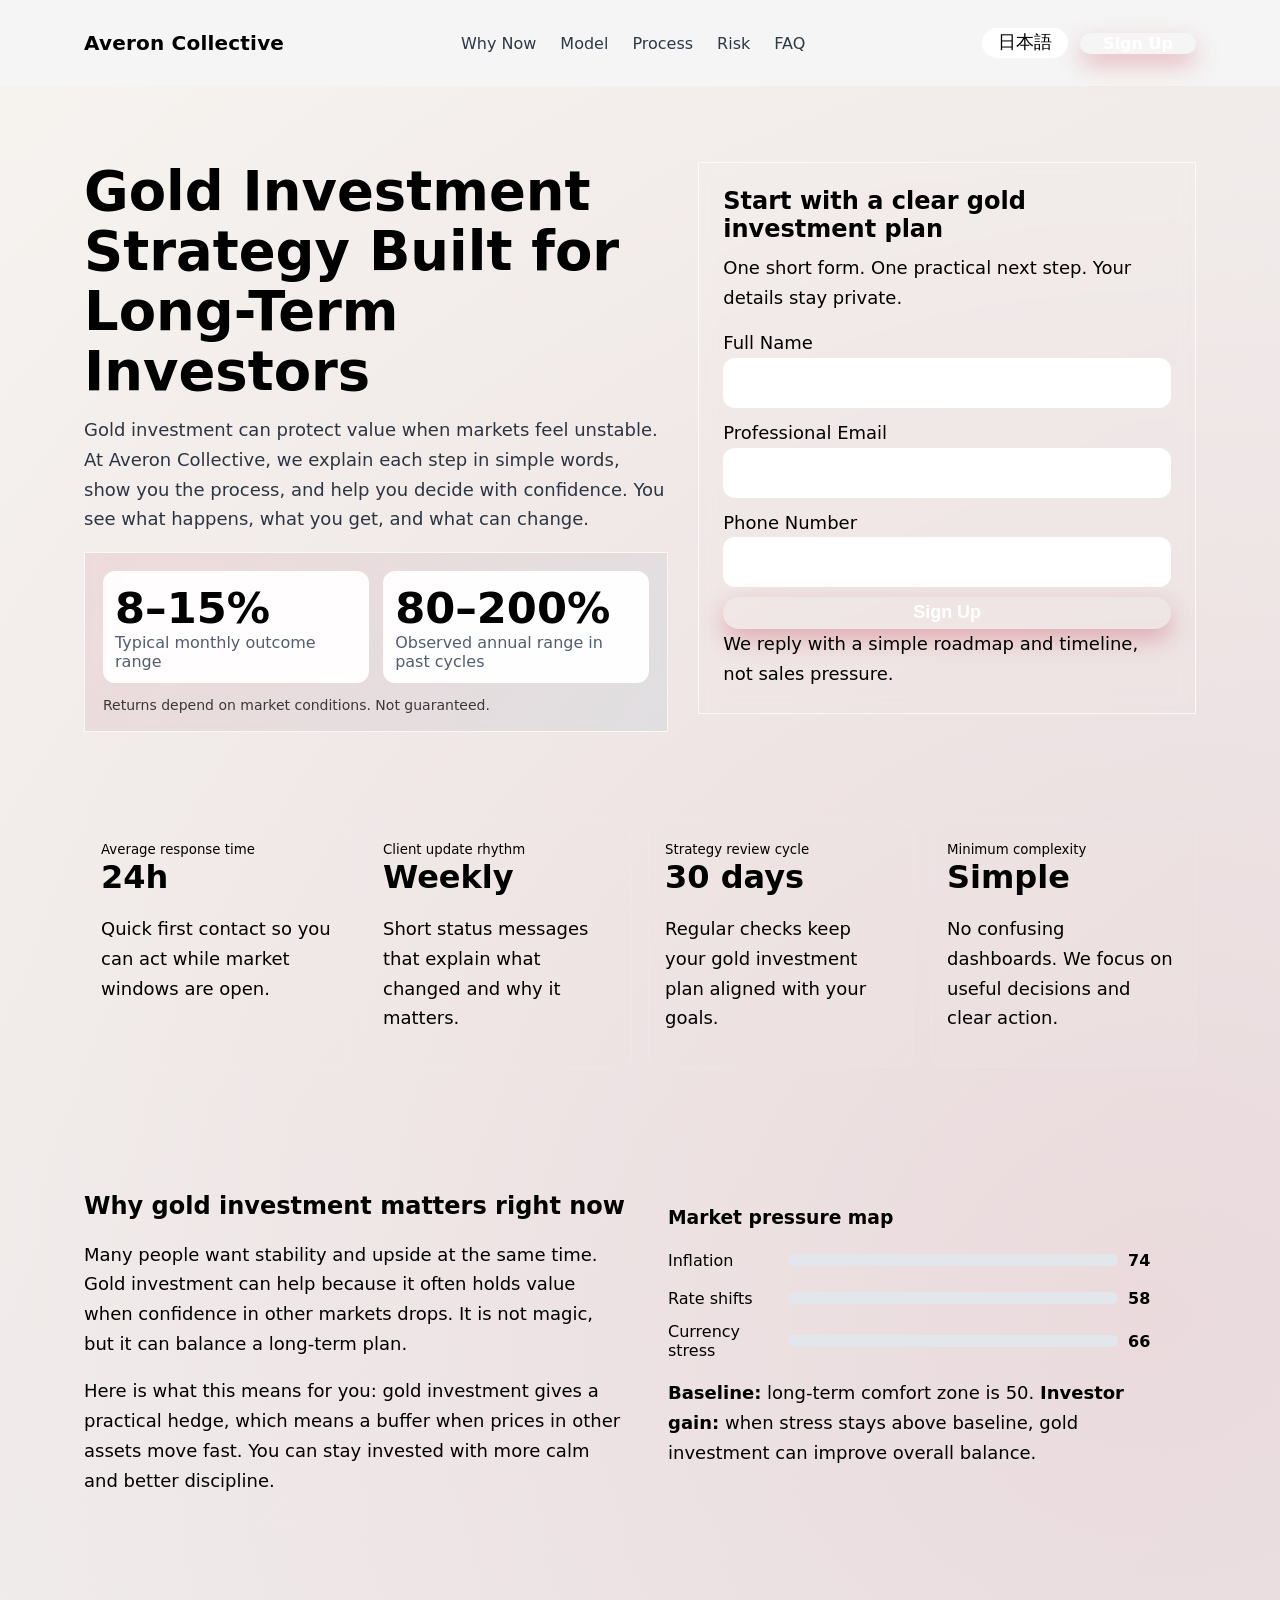
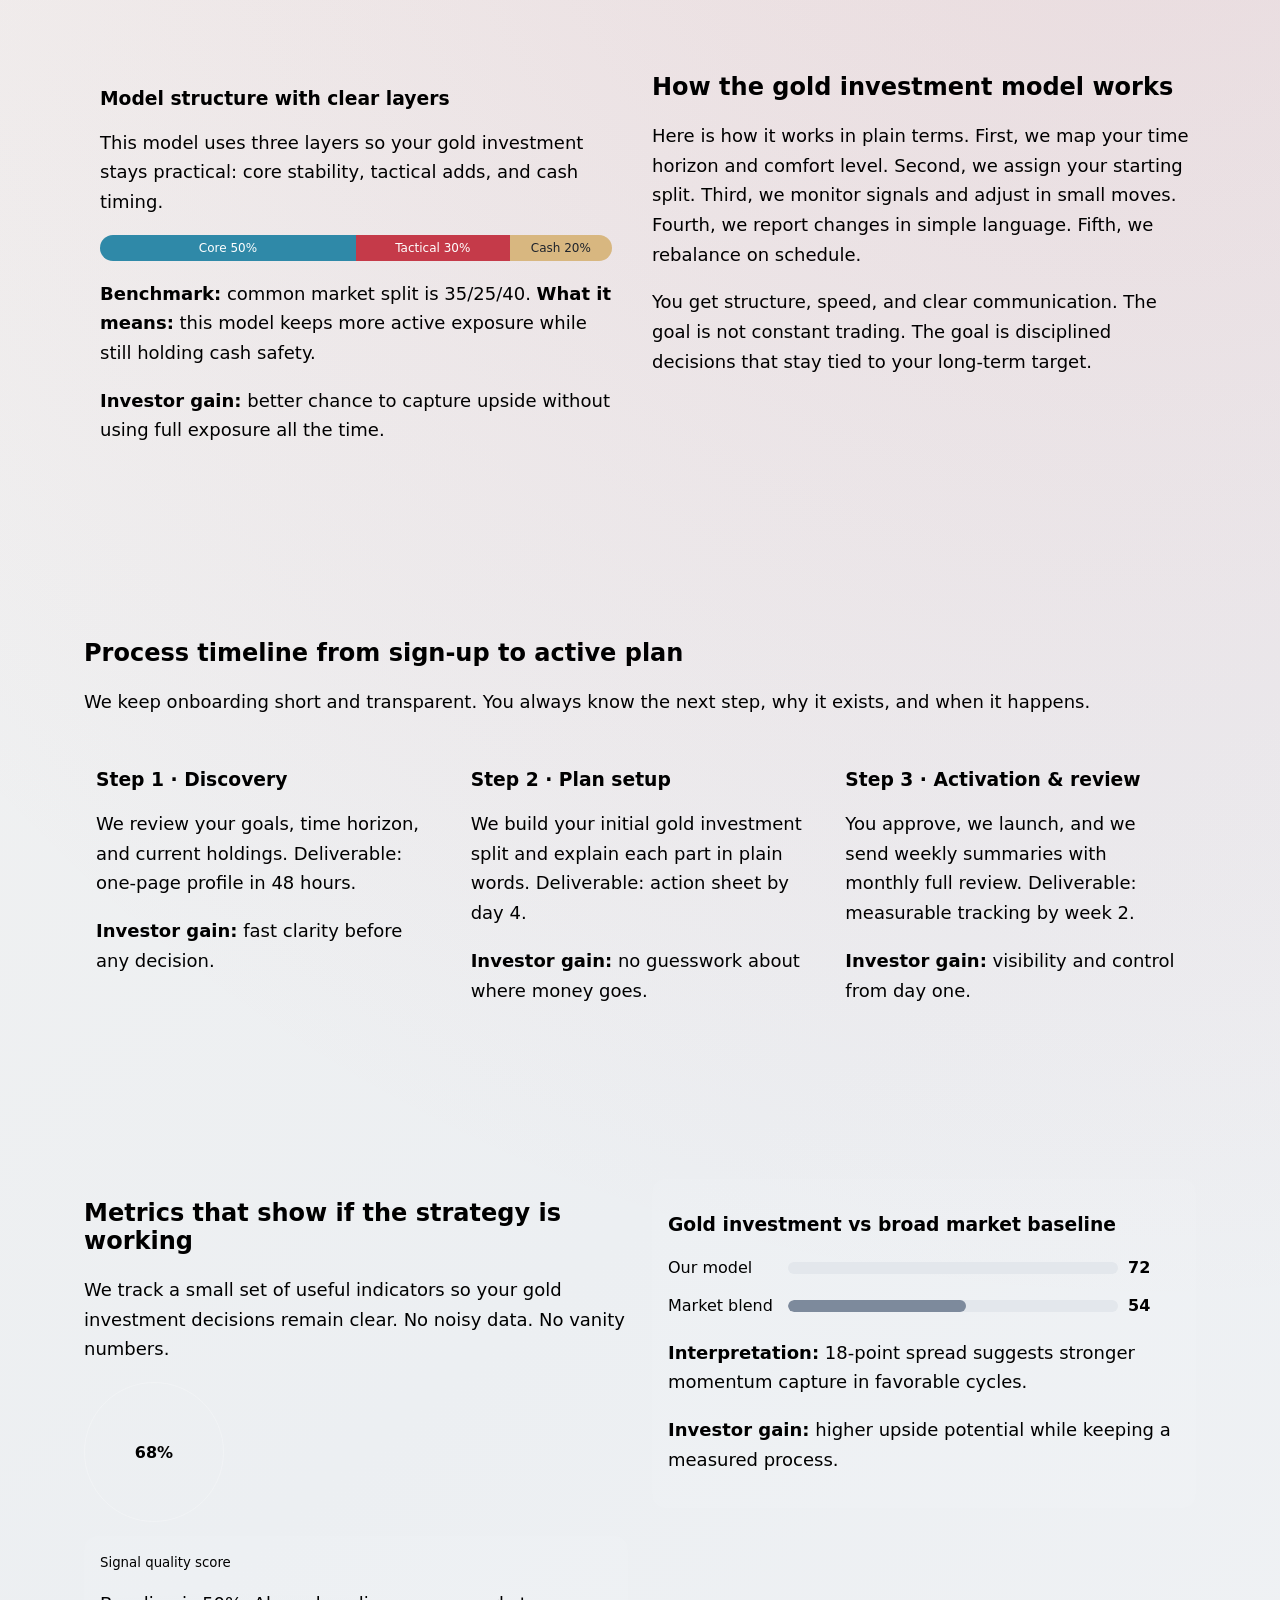
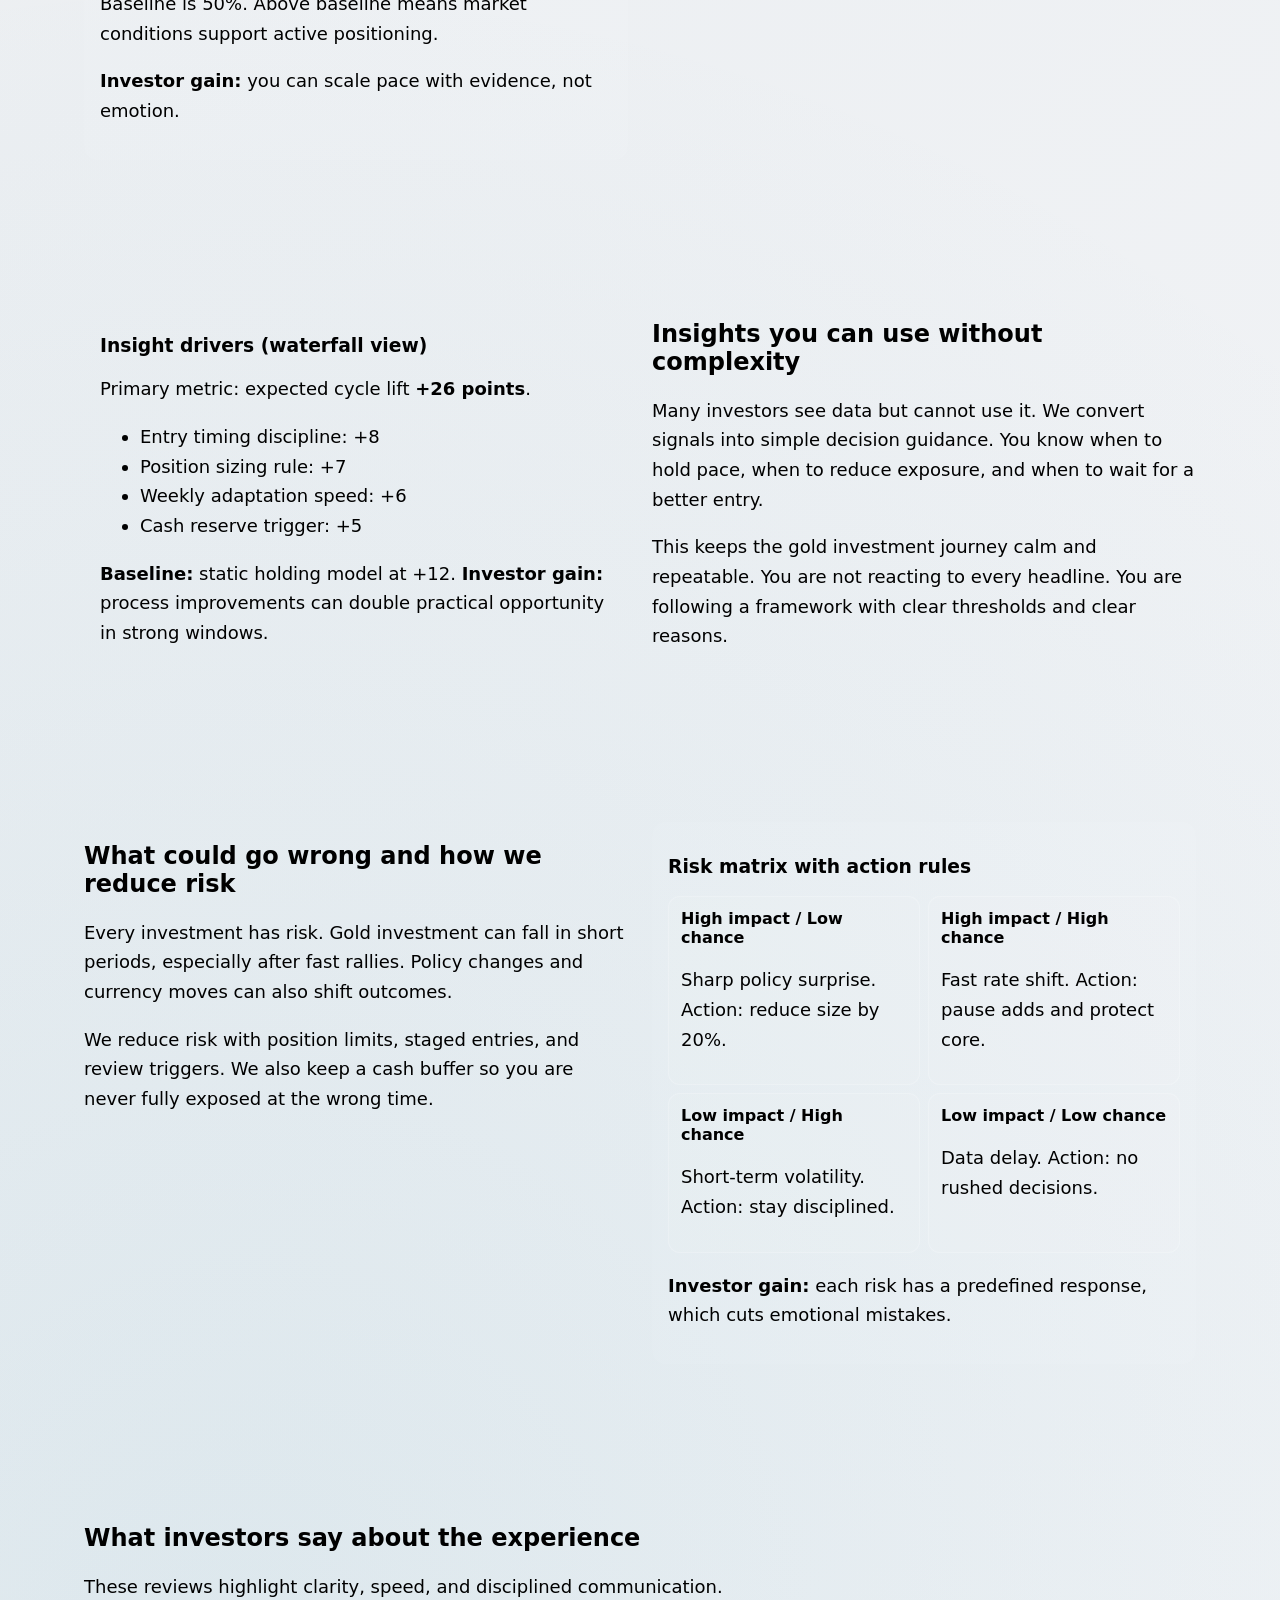
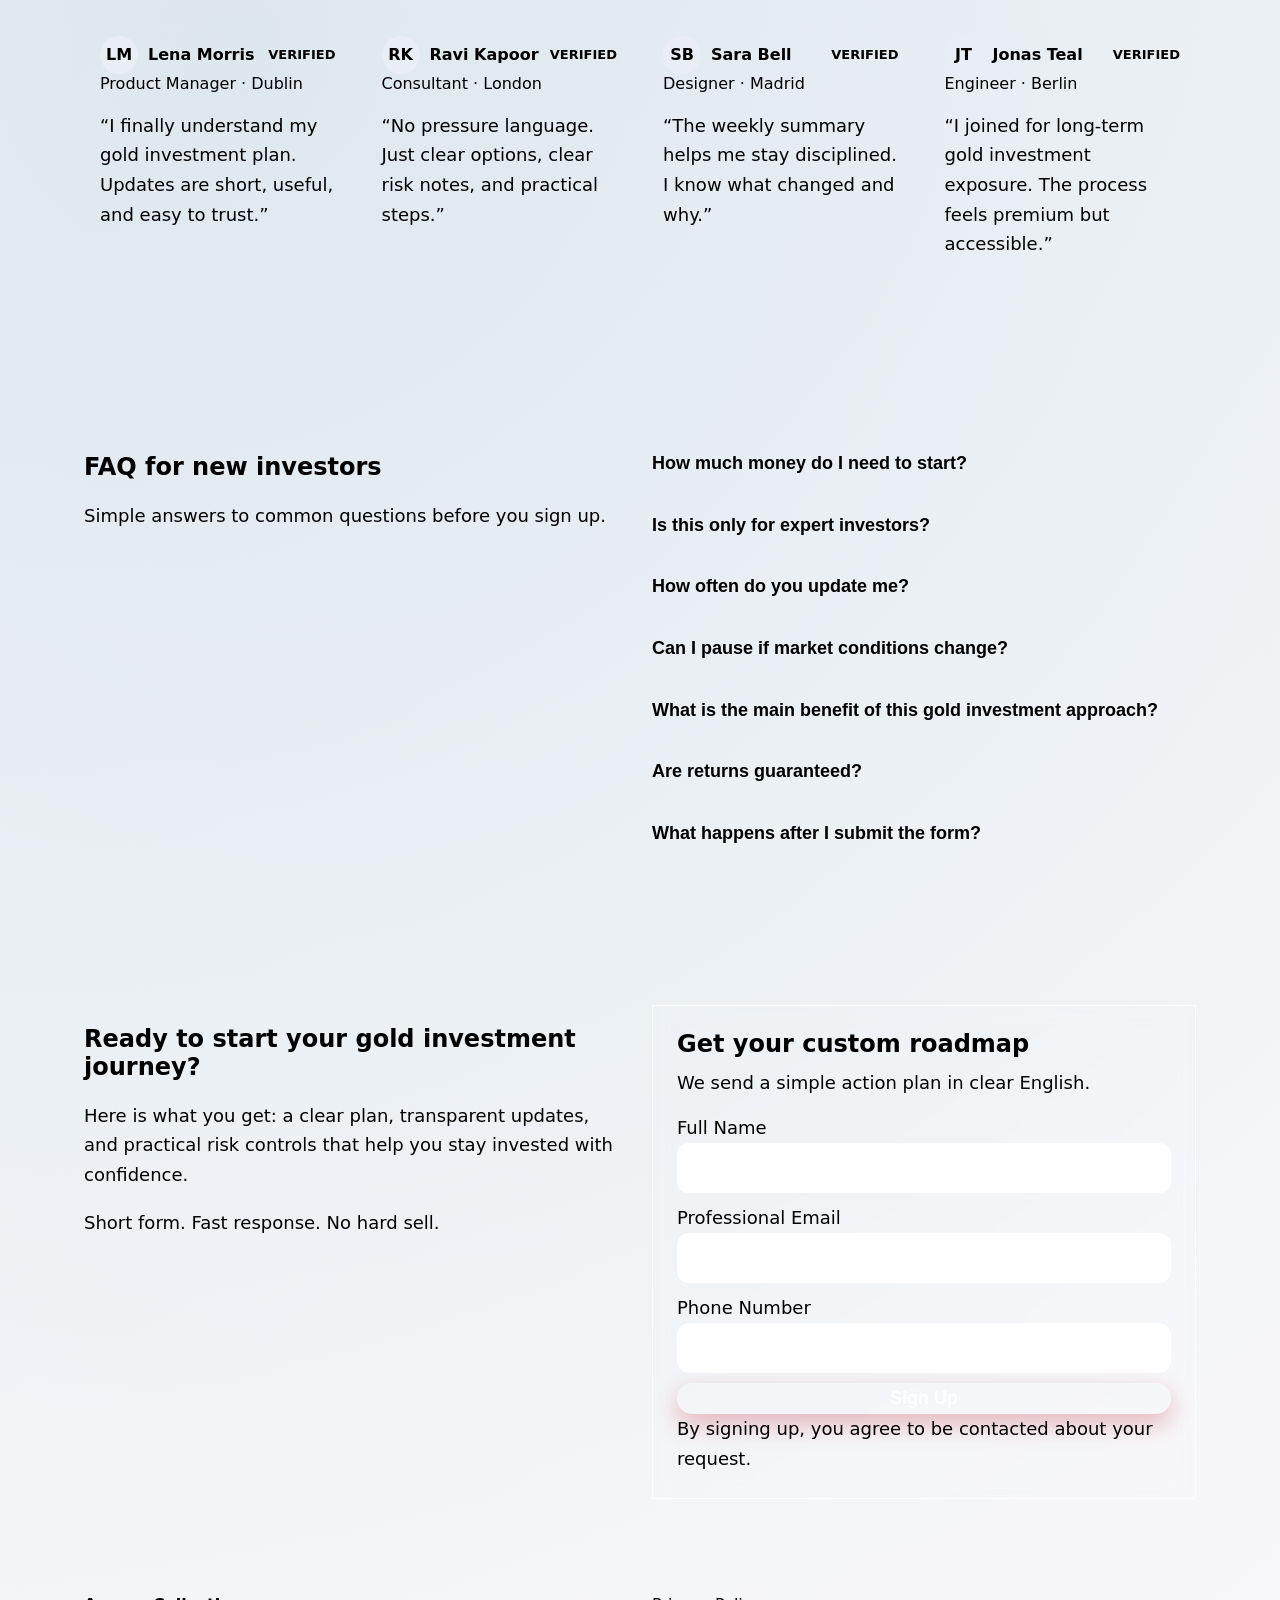
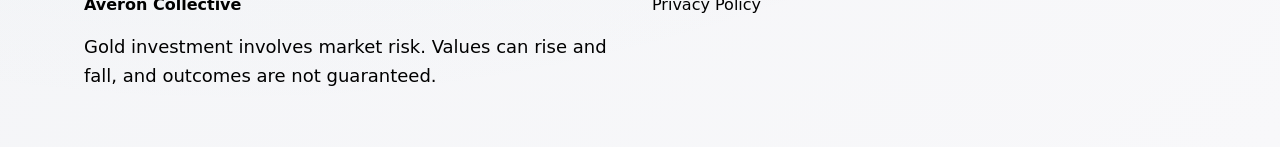
<file: jp/index.html>
<!doctype html>
<html lang="en">
<head>
<meta charset="utf-8"/>
<meta name="viewport" content="width=device-width, initial-scale=1"/>
<title>Averon Collective | Gold Investment Strategy for Long-Term Investors (日本語)</title>
<meta name="description" content="Explore Averon Collective, a clear and premium gold investment website built for long-term investors who want transparent process, measured risk, and practical outcomes."/>
<link rel="canonical" href="https://averoncollective.com/jp/"/>
<link rel="alternate" hreflang="en" href="https://averoncollective.com/index.html"/>
<link rel="alternate" hreflang="de" href="https://averoncollective.com/de/index.html"/>
<link rel="alternate" hreflang="fr" href="https://averoncollective.com/fr/index.html"/>
<link rel="alternate" hreflang="es" href="https://averoncollective.com/es/index.html"/>
<link rel="alternate" hreflang="it" href="https://averoncollective.com/it/index.html"/>
<link rel="alternate" hreflang="tr" href="https://averoncollective.com/tr/index.html"/>
<link rel="alternate" hreflang="pt" href="https://averoncollective.com/pt/index.html"/>
<link rel="alternate" hreflang="ja" href="https://averoncollective.com/jp/index.html"/>
<link rel="alternate" hreflang="sk" href="https://averoncollective.com/sk/index.html"/>
<link rel="alternate" hreflang="nl-BE" href="https://averoncollective.com/be/index.html"/>
<link rel="alternate" hreflang="x-default" href="https://averoncollective.com/index.html"/>
<meta property="og:title" content="Averon Collective | Gold Investment Strategy for Long-Term Investors (日本語)"/>
<meta property="og:description" content="Explore Averon Collective, a clear and premium gold investment website built for long-term investors who want transparent process, measured risk, and practical outcomes."/>
<meta property="og:type" content="website"/>
<meta property="og:url" content="https://averoncollective.com/jp/"/>
<meta name="twitter:card" content="summary_large_image"/>
<meta name="twitter:title" content="Averon Collective | Gold Investment Strategy for Long-Term Investors (日本語)"/>
<meta name="twitter:description" content="Explore Averon Collective, a clear and premium gold investment website built for long-term investors who want transparent process, measured risk, and practical outcomes."/>
<link rel="stylesheet" href="../assets/style.css"/>
<script defer src="../assets/app.js"></script>
<script type="application/ld+json">{"@context":"https://schema.org","@graph":[{"@type":"Organization","name":"Averon Collective","url":"https://averoncollective.com","contactPoint":{"@type":"ContactPoint","contactType":"customer service","email":"support@averoncollective.com"}},{"@type":"WebSite","name":"Averon Collective","url":"https://averoncollective.com"},{"@type":"FAQPage","mainEntity":[{"@type":"Question","name":"How does gold investment work here?","acceptedAnswer":{"@type":"Answer","text":"You complete a simple sign-up form, receive a clear plan, and decide if the strategy fits your timeline."}},{"@type":"Question","name":"Can returns change?","acceptedAnswer":{"@type":"Answer","text":"Yes. Returns depend on market conditions and are not guaranteed."}}]},{"@type":"Review","itemReviewed":{"@type":"Organization","name":"Averon Collective"},"reviewRating":{"@type":"Rating","ratingValue":"5","bestRating":"5"},"author":{"@type":"Person","name":"Lena Morris"},"reviewBody":"Clear process, clear updates, and no hard sell."}]}</script>
</head>
<body>
<header class="site-header"><div class="container header-inner">
<div class="brand">Averon Collective</div>
<nav class="nav-links" aria-label="Main navigation">
<a href="#why">Why Now</a><a href="#model">Model</a><a href="#process">Process</a><a href="#risk">Risk</a><a href="#faq">FAQ</a>
</nav>
<div class="header-right">
<div class="lang-menu"><button class="lang-toggle" aria-haspopup="true" aria-expanded="false">日本語</button><div class="lang-list">
<a href="../index.html"><svg class="flag" viewBox="0 0 60 40" aria-hidden="true"><rect width="60" height="40" fill="#012169"/><path d="M0,0 60,40 M60,0 0,40" stroke="#fff" stroke-width="8"/><path d="M0,0 60,40 M60,0 0,40" stroke="#c8102e" stroke-width="4"/><path d="M30,0v40 M0,20h60" stroke="#fff" stroke-width="12"/><path d="M30,0v40 M0,20h60" stroke="#c8102e" stroke-width="7"/></svg>English</a>
<a href="../de/index.html"><svg class="flag" viewBox="0 0 5 3"><rect width="5" height="1" y="0" fill="#000"/><rect width="5" height="1" y="1" fill="#dd0000"/><rect width="5" height="1" y="2" fill="#ffce00"/></svg>Deutsch</a>
<a href="../fr/index.html"><svg class="flag" viewBox="0 0 3 2"><rect width="1" height="2" fill="#0055a4"/><rect x="1" width="1" height="2" fill="#fff"/><rect x="2" width="1" height="2" fill="#ef4135"/></svg>Français</a>
<a href="../es/index.html"><svg class="flag" viewBox="0 0 6 4"><rect width="6" height="4" fill="#aa151b"/><rect y="1" width="6" height="2" fill="#f1bf00"/></svg>Español</a>
<a href="../it/index.html"><svg class="flag" viewBox="0 0 3 2"><rect width="1" height="2" fill="#009246"/><rect x="1" width="1" height="2" fill="#fff"/><rect x="2" width="1" height="2" fill="#ce2b37"/></svg>Italiano</a>
<a href="../tr/index.html"><svg class="flag" viewBox="0 0 6 4"><rect width="6" height="4" fill="#e30a17"/><circle cx="2.5" cy="2" r="1" fill="#fff"/><circle cx="2.8" cy="2" r="0.8" fill="#e30a17"/></svg>Türkçe</a>
<a href="../pt/index.html"><svg class="flag" viewBox="0 0 6 4"><rect width="2.5" height="4" fill="#046a38"/><rect x="2.5" width="3.5" height="4" fill="#da291c"/></svg>Português</a>
<a href="../jp/index.html"><svg class="flag" viewBox="0 0 3 2"><rect width="3" height="2" fill="#fff"/><circle cx="1.5" cy="1" r="0.55" fill="#bc002d"/></svg>日本語</a>
<a href="../sk/index.html"><svg class="flag" viewBox="0 0 6 4"><rect width="6" height="1.33" fill="#fff"/><rect y="1.33" width="6" height="1.33" fill="#0b4ea2"/><rect y="2.66" width="6" height="1.34" fill="#ee1c25"/></svg>Slovenčina</a>
<a href="../be/index.html"><svg class="flag" viewBox="0 0 6 4"><rect width="2" height="4" fill="#000"/><rect x="2" width="2" height="4" fill="#ffd90c"/><rect x="4" width="2" height="4" fill="#ef3340"/></svg>Belgium</a>
</div></div>
<a href="#lead" class="btn btn-primary">Sign Up</a>
<button id="drawerOpen" class="icon-btn burger" aria-label="Open menu">☰</button>
</div>
</div></header>
<div id="drawerBackdrop" class="drawer-backdrop"></div>
<aside id="mobileDrawer" class="mobile-drawer" aria-label="Mobile navigation"><button id="drawerClose" class="icon-btn" aria-label="Close menu">✕</button>
<nav class="timeline"><a href="#why">Why Now</a><a href="#model">Model</a><a href="#process">Process</a><a href="#metrics">Metrics</a><a href="#faq">FAQ</a></nav>
<div class="lang-menu" style="margin-top:14px;"><button class="lang-toggle">日本語</button><div class="lang-list">
<a href="../index.html"><svg class="flag" viewBox="0 0 60 40" aria-hidden="true"><rect width="60" height="40" fill="#012169"/><path d="M0,0 60,40 M60,0 0,40" stroke="#fff" stroke-width="8"/><path d="M0,0 60,40 M60,0 0,40" stroke="#c8102e" stroke-width="4"/><path d="M30,0v40 M0,20h60" stroke="#fff" stroke-width="12"/><path d="M30,0v40 M0,20h60" stroke="#c8102e" stroke-width="7"/></svg>English</a>
<a href="../de/index.html"><svg class="flag" viewBox="0 0 5 3"><rect width="5" height="1" y="0" fill="#000"/><rect width="5" height="1" y="1" fill="#dd0000"/><rect width="5" height="1" y="2" fill="#ffce00"/></svg>Deutsch</a>
<a href="../fr/index.html"><svg class="flag" viewBox="0 0 3 2"><rect width="1" height="2" fill="#0055a4"/><rect x="1" width="1" height="2" fill="#fff"/><rect x="2" width="1" height="2" fill="#ef4135"/></svg>Français</a>
<a href="../es/index.html"><svg class="flag" viewBox="0 0 6 4"><rect width="6" height="4" fill="#aa151b"/><rect y="1" width="6" height="2" fill="#f1bf00"/></svg>Español</a>
<a href="../it/index.html"><svg class="flag" viewBox="0 0 3 2"><rect width="1" height="2" fill="#009246"/><rect x="1" width="1" height="2" fill="#fff"/><rect x="2" width="1" height="2" fill="#ce2b37"/></svg>Italiano</a>
<a href="../tr/index.html"><svg class="flag" viewBox="0 0 6 4"><rect width="6" height="4" fill="#e30a17"/><circle cx="2.5" cy="2" r="1" fill="#fff"/><circle cx="2.8" cy="2" r="0.8" fill="#e30a17"/></svg>Türkçe</a>
<a href="../pt/index.html"><svg class="flag" viewBox="0 0 6 4"><rect width="2.5" height="4" fill="#046a38"/><rect x="2.5" width="3.5" height="4" fill="#da291c"/></svg>Português</a>
<a href="../jp/index.html"><svg class="flag" viewBox="0 0 3 2"><rect width="3" height="2" fill="#fff"/><circle cx="1.5" cy="1" r="0.55" fill="#bc002d"/></svg>日本語</a>
<a href="../sk/index.html"><svg class="flag" viewBox="0 0 6 4"><rect width="6" height="1.33" fill="#fff"/><rect y="1.33" width="6" height="1.33" fill="#0b4ea2"/><rect y="2.66" width="6" height="1.34" fill="#ee1c25"/></svg>Slovenčina</a>
<a href="../be/index.html"><svg class="flag" viewBox="0 0 6 4"><rect width="2" height="4" fill="#000"/><rect x="2" width="2" height="4" fill="#ffd90c"/><rect x="4" width="2" height="4" fill="#ef3340"/></svg>Belgium</a>
</div></div>
<a href="#lead" class="btn btn-primary" style="margin-top:14px;">Sign Up</a></aside>
<main>
<section class="hero"><div class="container hero-grid">
<div data-reveal><h1>Gold Investment Strategy Built for Long-Term Investors</h1>
<p>Gold investment can protect value when markets feel unstable. At Averon Collective, we explain each step in simple words, show you the process, and help you decide with confidence. You see what happens, what you get, and what can change.</p>
<div class="glass-card performance"><div class="metric"><div class="value">8–15%</div><div class="label">Typical monthly outcome range</div></div><div class="metric"><div class="value">80–200%</div><div class="label">Observed annual range in past cycles</div></div><div class="micro">Returns depend on market conditions. Not guaranteed.</div></div>
</div>
<div class="glass-card form-card" id="lead" data-reveal><h3>Start with a clear gold investment plan</h3><p>One short form. One practical next step. Your details stay private.</p>
<form><label>Full Name<input type="text" name="name" required/></label><label>Professional Email<input type="email" name="email" required/></label><label>Phone Number<input type="tel" name="phone" required/></label><button class="btn btn-primary" type="submit">Sign Up</button></form>
<div class="small-copy">We reply with a simple roadmap and timeline, not sales pressure.</div></div>
</div></section>
<section class="kpi-strip"><div class="container"><div class="kpi-grid">
<div class="kpi"><small>Average response time</small><strong>24h</strong><p>Quick first contact so you can act while market windows are open.</p></div>
<div class="kpi"><small>Client update rhythm</small><strong>Weekly</strong><p>Short status messages that explain what changed and why it matters.</p></div>
<div class="kpi"><small>Strategy review cycle</small><strong>30 days</strong><p>Regular checks keep your gold investment plan aligned with your goals.</p></div>
<div class="kpi"><small>Minimum complexity</small><strong>Simple</strong><p>No confusing dashboards. We focus on useful decisions and clear action.</p></div>
</div></div></section>
<section class="content-section" id="why"><div class="container split"><div data-reveal><h2>Why gold investment matters right now</h2><p>Many people want stability and upside at the same time. Gold investment can help because it often holds value when confidence in other markets drops. It is not magic, but it can balance a long-term plan.</p><p>Here is what this means for you: gold investment gives a practical hedge, which means a buffer when prices in other assets move fast. You can stay invested with more calm and better discipline.</p></div>
<div class="card" data-reveal><h3>Market pressure map</h3><div class="compare"><div class="compare-row"><span>Inflation</span><div class="chart-bar"><span style="width:74%;background:var(--accent-a);"></span></div><strong>74</strong></div><div class="compare-row"><span>Rate shifts</span><div class="chart-bar"><span style="width:58%;background:var(--accent-b);"></span></div><strong>58</strong></div><div class="compare-row"><span>Currency stress</span><div class="chart-bar"><span style="width:66%;background:var(--accent-c);"></span></div><strong>66</strong></div></div><p><strong>Baseline:</strong> long-term comfort zone is 50. <strong>Investor gain:</strong> when stress stays above baseline, gold investment can improve overall balance.</p></div></div></section>
<section class="content-section" id="model"><div class="container split"><div class="card" data-reveal><h3>Model structure with clear layers</h3><p>This model uses three layers so your gold investment stays practical: core stability, tactical adds, and cash timing.</p><div class="stack"><span style="width:50%;background:#2f89a8;">Core 50%</span><span style="width:30%;background:#c53a49;">Tactical 30%</span><span style="width:20%;background:#d8b780;color:#1f242c;">Cash 20%</span></div><p><strong>Benchmark:</strong> common market split is 35/25/40. <strong>What it means:</strong> this model keeps more active exposure while still holding cash safety.</p><p><strong>Investor gain:</strong> better chance to capture upside without using full exposure all the time.</p></div>
<div data-reveal><h2>How the gold investment model works</h2><p>Here is how it works in plain terms. First, we map your time horizon and comfort level. Second, we assign your starting split. Third, we monitor signals and adjust in small moves. Fourth, we report changes in simple language. Fifth, we rebalance on schedule.</p><p>You get structure, speed, and clear communication. The goal is not constant trading. The goal is disciplined decisions that stay tied to your long-term target.</p></div></div></section>
<section class="content-section" id="process"><div class="container"><h2>Process timeline from sign-up to active plan</h2><p>We keep onboarding short and transparent. You always know the next step, why it exists, and when it happens.</p><div class="grid-3 timeline" data-reveal><div class="card timeline-item"><h3>Step 1 · Discovery</h3><p>We review your goals, time horizon, and current holdings. Deliverable: one-page profile in 48 hours.</p><p><strong>Investor gain:</strong> fast clarity before any decision.</p></div><div class="card timeline-item"><h3>Step 2 · Plan setup</h3><p>We build your initial gold investment split and explain each part in plain words. Deliverable: action sheet by day 4.</p><p><strong>Investor gain:</strong> no guesswork about where money goes.</p></div><div class="card timeline-item"><h3>Step 3 · Activation & review</h3><p>You approve, we launch, and we send weekly summaries with monthly full review. Deliverable: measurable tracking by week 2.</p><p><strong>Investor gain:</strong> visibility and control from day one.</p></div></div></div></section>
<section class="content-section metrics" id="metrics"><div class="container split"><div data-reveal><h2>Metrics that show if the strategy is working</h2><p>We track a small set of useful indicators so your gold investment decisions remain clear. No noisy data. No vanity numbers.</p><div class="ring-wrap"><div class="ring"><strong>68%</strong></div><div class="dark-card"><small>Signal quality score</small><p>Baseline is 50%. Above baseline means market conditions support active positioning.</p><p><strong>Investor gain:</strong> you can scale pace with evidence, not emotion.</p></div></div></div>
<div class="dark-card" data-reveal><h3>Gold investment vs broad market baseline</h3><div class="compare"><div class="compare-row"><span>Our model</span><div class="chart-bar"><span style="width:72%;background:var(--accent-a);"></span></div><strong>72</strong></div><div class="compare-row"><span>Market blend</span><div class="chart-bar"><span style="width:54%;background:#7d8a9c;"></span></div><strong>54</strong></div></div><p><strong>Interpretation:</strong> 18-point spread suggests stronger momentum capture in favorable cycles.</p><p><strong>Investor gain:</strong> higher upside potential while keeping a measured process.</p></div></div></section>
<section class="content-section" id="insights"><div class="container split"><div class="card" data-reveal><h3>Insight drivers (waterfall view)</h3><p>Primary metric: expected cycle lift <strong>+26 points</strong>.</p><ul><li>Entry timing discipline: +8</li><li>Position sizing rule: +7</li><li>Weekly adaptation speed: +6</li><li>Cash reserve trigger: +5</li></ul><p><strong>Baseline:</strong> static holding model at +12. <strong>Investor gain:</strong> process improvements can double practical opportunity in strong windows.</p></div>
<div data-reveal><h2>Insights you can use without complexity</h2><p>Many investors see data but cannot use it. We convert signals into simple decision guidance. You know when to hold pace, when to reduce exposure, and when to wait for a better entry.</p><p>This keeps the gold investment journey calm and repeatable. You are not reacting to every headline. You are following a framework with clear thresholds and clear reasons.</p></div></div></section>
<section class="content-section risk" id="risk"><div class="container split"><div data-reveal><h2>What could go wrong and how we reduce risk</h2><p>Every investment has risk. Gold investment can fall in short periods, especially after fast rallies. Policy changes and currency moves can also shift outcomes.</p><p>We reduce risk with position limits, staged entries, and review triggers. We also keep a cash buffer so you are never fully exposed at the wrong time.</p></div>
<div class="dark-card" data-reveal><h3>Risk matrix with action rules</h3><div class="risk-matrix"><div><strong>High impact / Low chance</strong><p>Sharp policy surprise. Action: reduce size by 20%.</p></div><div><strong>High impact / High chance</strong><p>Fast rate shift. Action: pause adds and protect core.</p></div><div><strong>Low impact / High chance</strong><p>Short-term volatility. Action: stay disciplined.</p></div><div><strong>Low impact / Low chance</strong><p>Data delay. Action: no rushed decisions.</p></div></div><p><strong>Investor gain:</strong> each risk has a predefined response, which cuts emotional mistakes.</p></div></div></section>
<section class="content-section" id="reviews"><div class="container"><h2>What investors say about the experience</h2><p>These reviews highlight clarity, speed, and disciplined communication.</p><div class="reviews-grid" data-reveal>
<article class="card"><div class="review-head"><div class="avatar">LM</div><strong>Lena Morris</strong><span class="verified">VERIFIED</span></div><div>Product Manager · Dublin</div><p>“I finally understand my gold investment plan. Updates are short, useful, and easy to trust.”</p></article>
<article class="card"><div class="review-head"><div class="avatar">RK</div><strong>Ravi Kapoor</strong><span class="verified">VERIFIED</span></div><div>Consultant · London</div><p>“No pressure language. Just clear options, clear risk notes, and practical steps.”</p></article>
<article class="card"><div class="review-head"><div class="avatar">SB</div><strong>Sara Bell</strong><span class="verified">VERIFIED</span></div><div>Designer · Madrid</div><p>“The weekly summary helps me stay disciplined. I know what changed and why.”</p></article>
<article class="card"><div class="review-head"><div class="avatar">JT</div><strong>Jonas Teal</strong><span class="verified">VERIFIED</span></div><div>Engineer · Berlin</div><p>“I joined for long-term gold investment exposure. The process feels premium but accessible.”</p></article>
</div></div></section>
<section class="content-section" id="faq"><div class="container split"><div data-reveal><h2>FAQ for new investors</h2><p>Simple answers to common questions before you sign up.</p></div><div data-reveal>
<div class="faq-item"><button class="faq-q" aria-expanded="false">How much money do I need to start?</button><div class="faq-answer"><p>You can start with a clear plan first. We define an amount that fits your goals and timeline.</p></div></div>
<div class="faq-item"><button class="faq-q" aria-expanded="false">Is this only for expert investors?</button><div class="faq-answer"><p>No. The process is built for regular long-term investors who want clarity and structure.</p></div></div>
<div class="faq-item"><button class="faq-q" aria-expanded="false">How often do you update me?</button><div class="faq-answer"><p>You receive weekly short updates and a full monthly review with action notes.</p></div></div>
<div class="faq-item"><button class="faq-q" aria-expanded="false">Can I pause if market conditions change?</button><div class="faq-answer"><p>Yes. We can pause new adds and protect core positions when signals weaken.</p></div></div>
<div class="faq-item"><button class="faq-q" aria-expanded="false">What is the main benefit of this gold investment approach?</button><div class="faq-answer"><p>You get a repeatable process that combines upside opportunity with practical risk control.</p></div></div>
<div class="faq-item"><button class="faq-q" aria-expanded="false">Are returns guaranteed?</button><div class="faq-answer"><p>No. Returns depend on market conditions and can move up or down.</p></div></div>
<div class="faq-item"><button class="faq-q" aria-expanded="false">What happens after I submit the form?</button><div class="faq-answer"><p>We contact you within 24 hours and share a simple roadmap for next steps.</p></div></div>
</div></div></section>
<section class="final-cta" id="final"><div class="container split"><div data-reveal><h2>Ready to start your gold investment journey?</h2><p>Here is what you get: a clear plan, transparent updates, and practical risk controls that help you stay invested with confidence.</p><p>Short form. Fast response. No hard sell.</p></div>
<div class="glass-card form-card" data-reveal><h3>Get your custom roadmap</h3><p>We send a simple action plan in clear English.</p><form><label>Full Name<input type="text" required/></label><label>Professional Email<input type="email" required/></label><label>Phone Number<input type="tel" required/></label><button class="btn btn-primary" type="submit">Sign Up</button></form><div class="small-copy">By signing up, you agree to be contacted about your request.</div></div>
</div></section>
</main>
<footer class="site-footer"><div class="container split"><div><strong>Averon Collective</strong><p>Gold investment involves market risk. Values can rise and fall, and outcomes are not guaranteed.</p></div><div><a href="#" data-open-privacy>Privacy Policy</a></div></div></footer>
<div id="privacyModal" class="modal-wrap" aria-hidden="true"><div class="modal-backdrop"></div><div class="modal" role="dialog" aria-modal="true" aria-label="Privacy Policy"><button class="icon-btn" data-close-privacy aria-label="Close privacy modal" style="float:right;">✕</button><h2>Privacy Policy</h2>
<h3>Introduction</h3><p>We respect your privacy and explain clearly how we use your information.</p>
<h3>Data collection</h3><p>We collect your name, professional email, phone number, and website usage signals.</p>
<h3>Legal basis</h3><p>We process data to answer your request and provide service updates that you asked for.</p>
<h3>Cookies</h3><p>We use essential and analytics cookies to improve experience and measure performance.</p>
<h3>Retention</h3><p>We keep personal data only as long as needed for service and legal obligations.</p>
<h3>Third-party sharing</h3><p>We share limited data with trusted providers for hosting, analytics, and communication support.</p>
<h3>Security</h3><p>We use access controls and secure systems to protect your information.</p>
<h3>User rights</h3><p>You can request access, correction, deletion, or processing limits at any time.</p>
<h3>International transfers</h3><p>When data moves across borders, we apply safeguards required by applicable laws.</p>
<h3>Industry risk disclosure</h3><p>Investment information is educational and planning-focused. Market outcomes can vary.</p>
<h3>Contact</h3><p>Email support@averoncollective.com for any privacy request.</p>
<footer><button class="btn btn-outline" data-close-privacy>Close</button></footer>
</div></div>
</body></html>
</file>
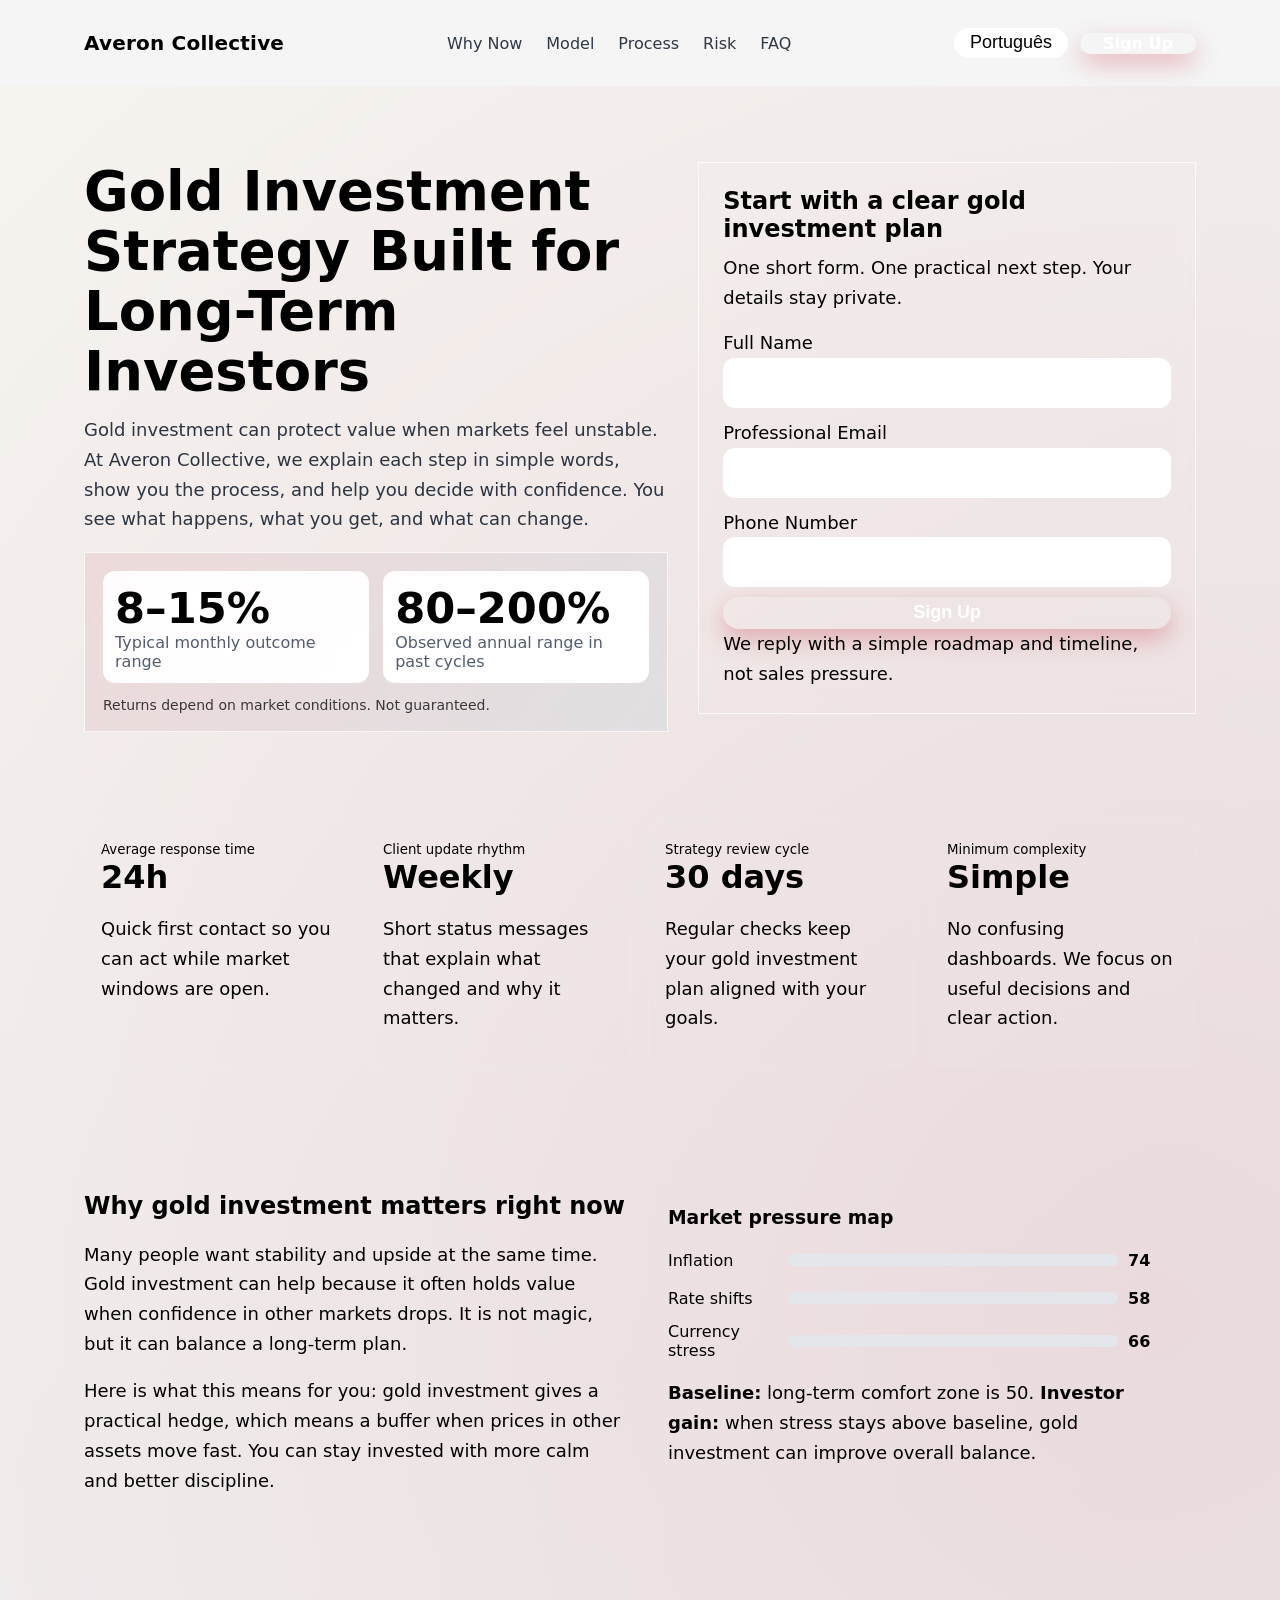
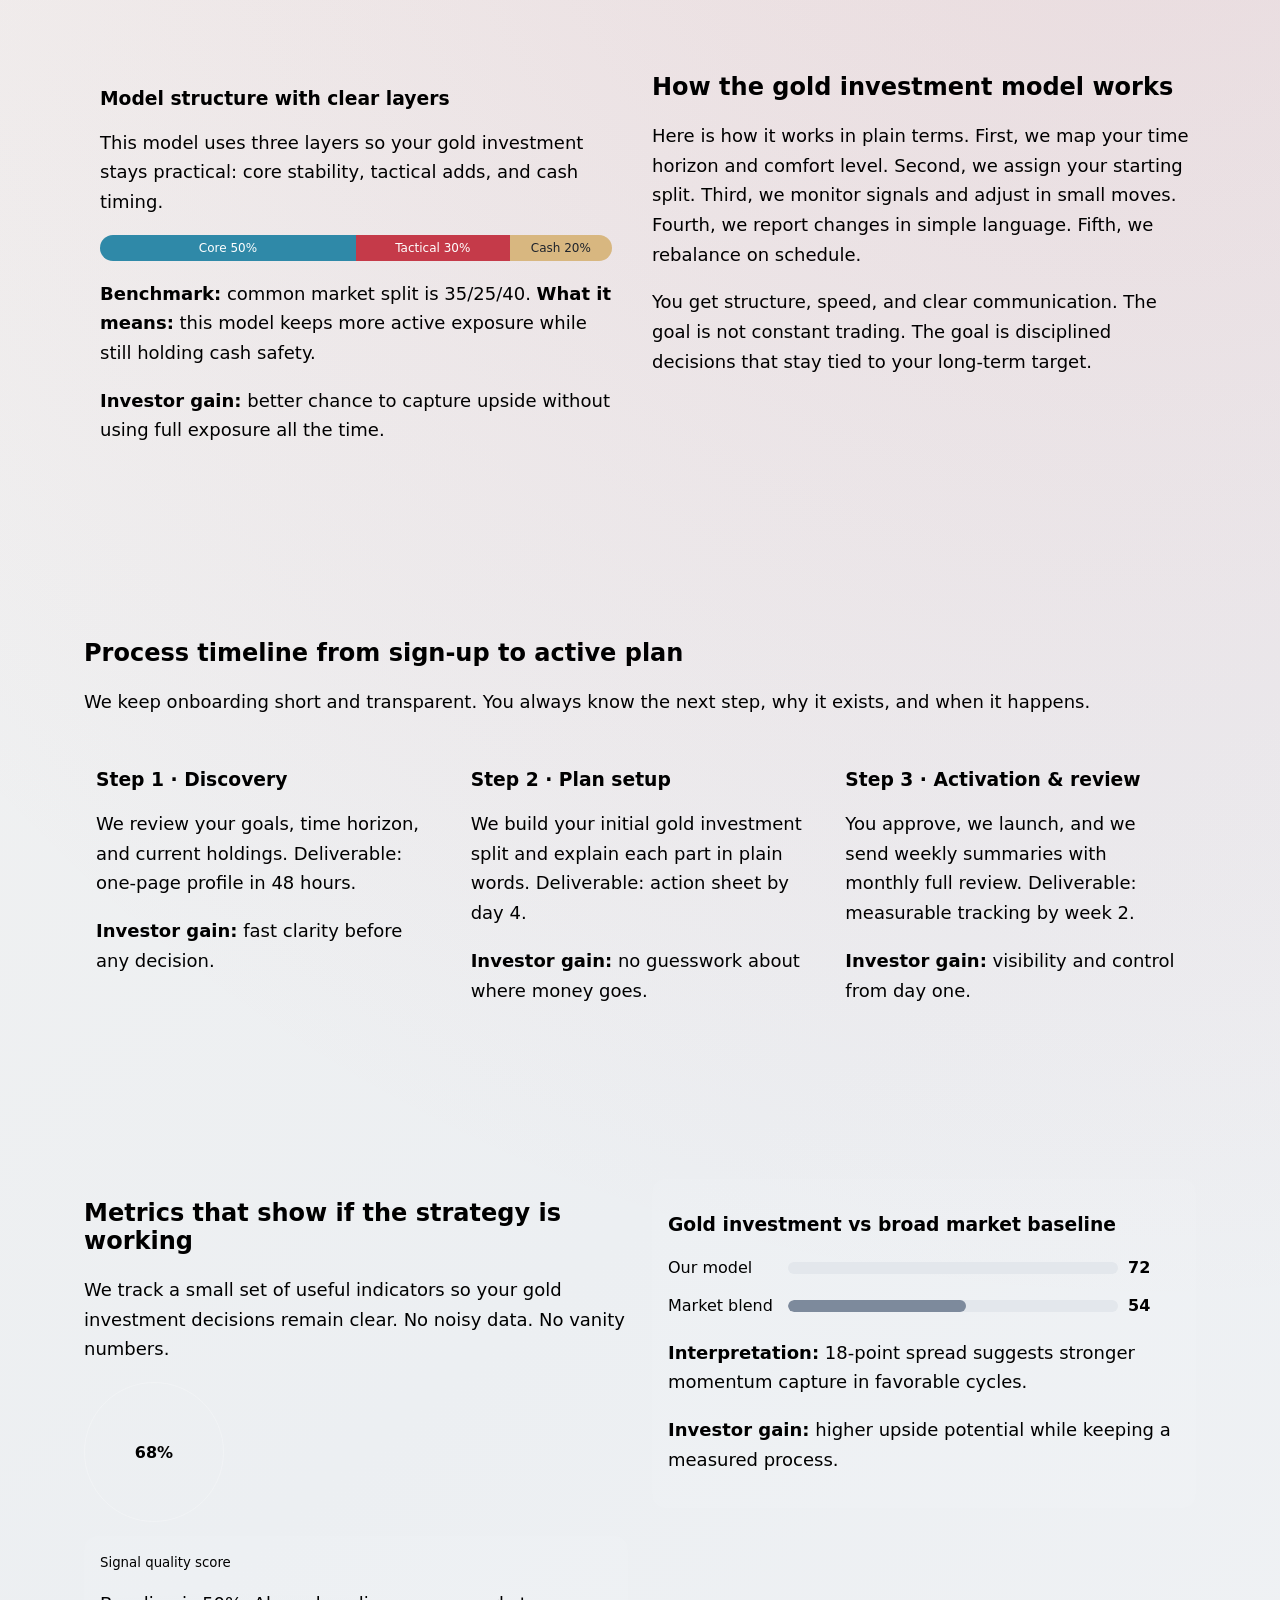
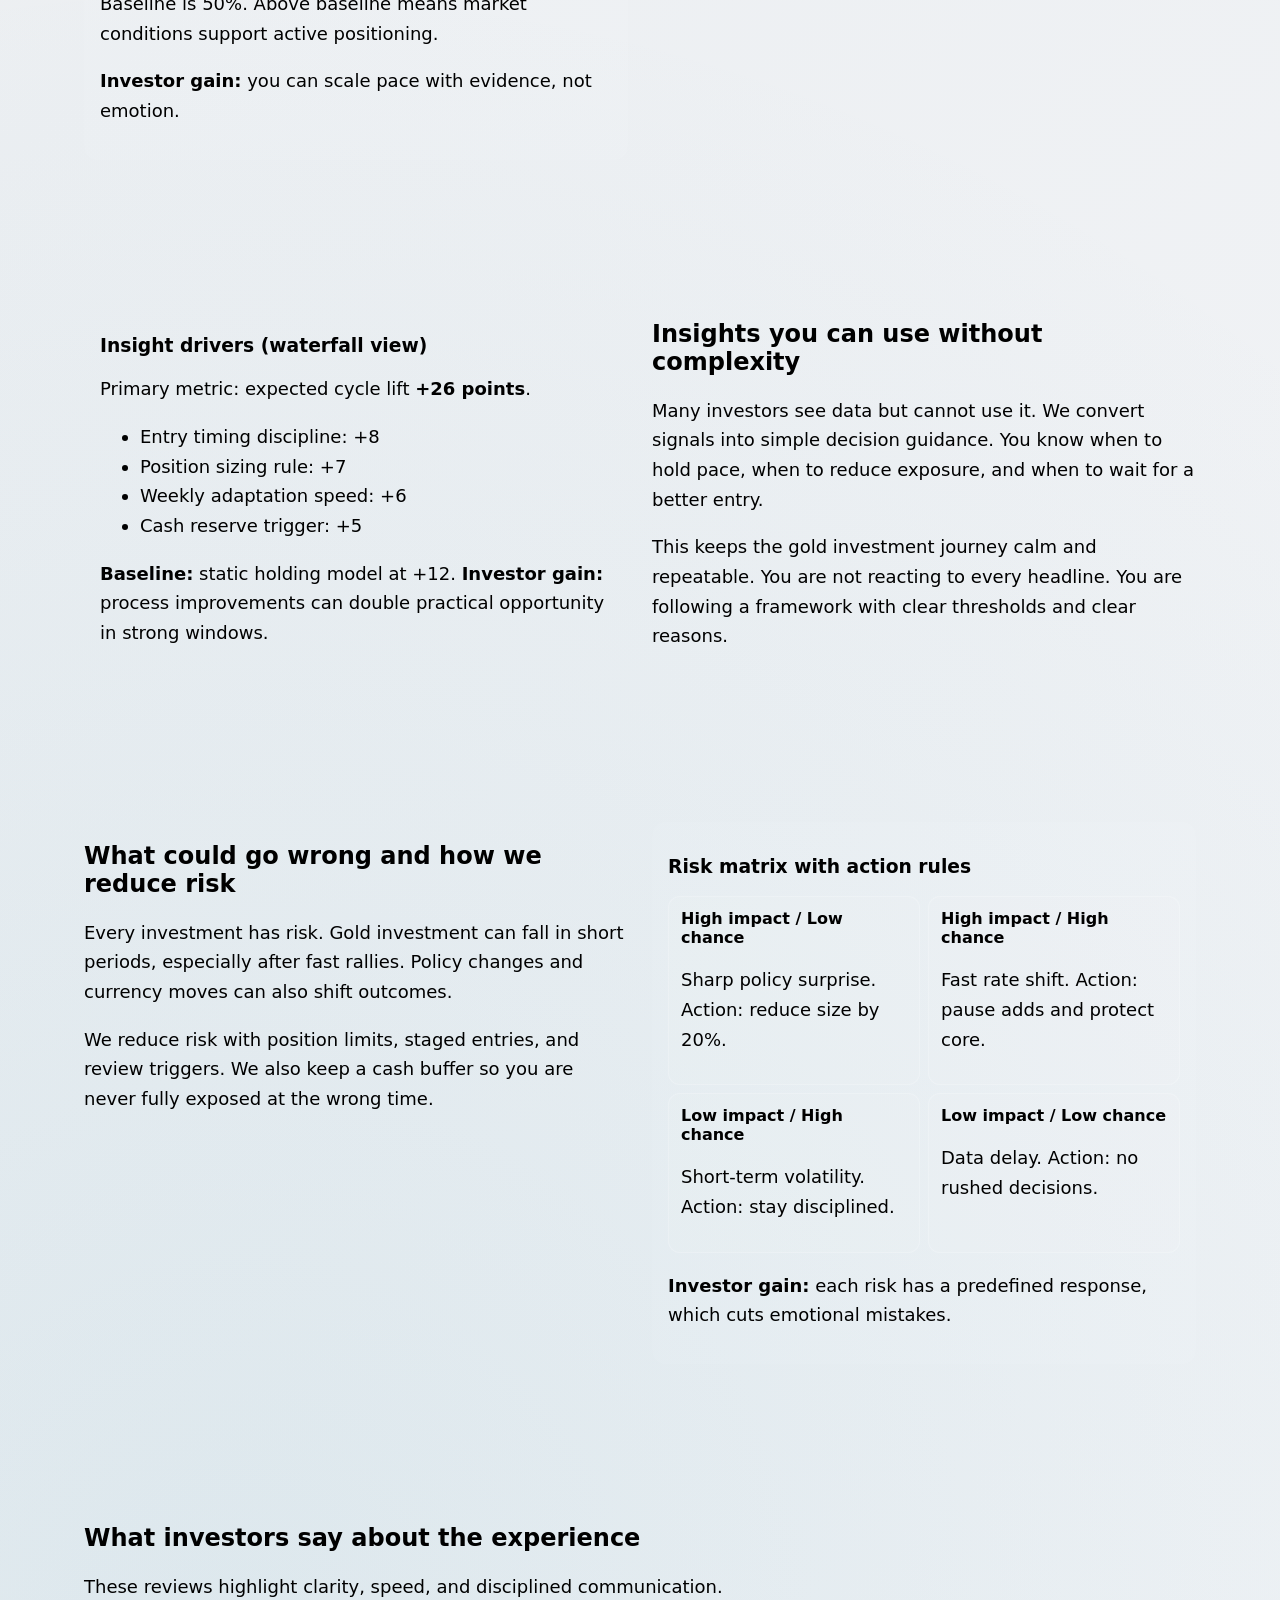
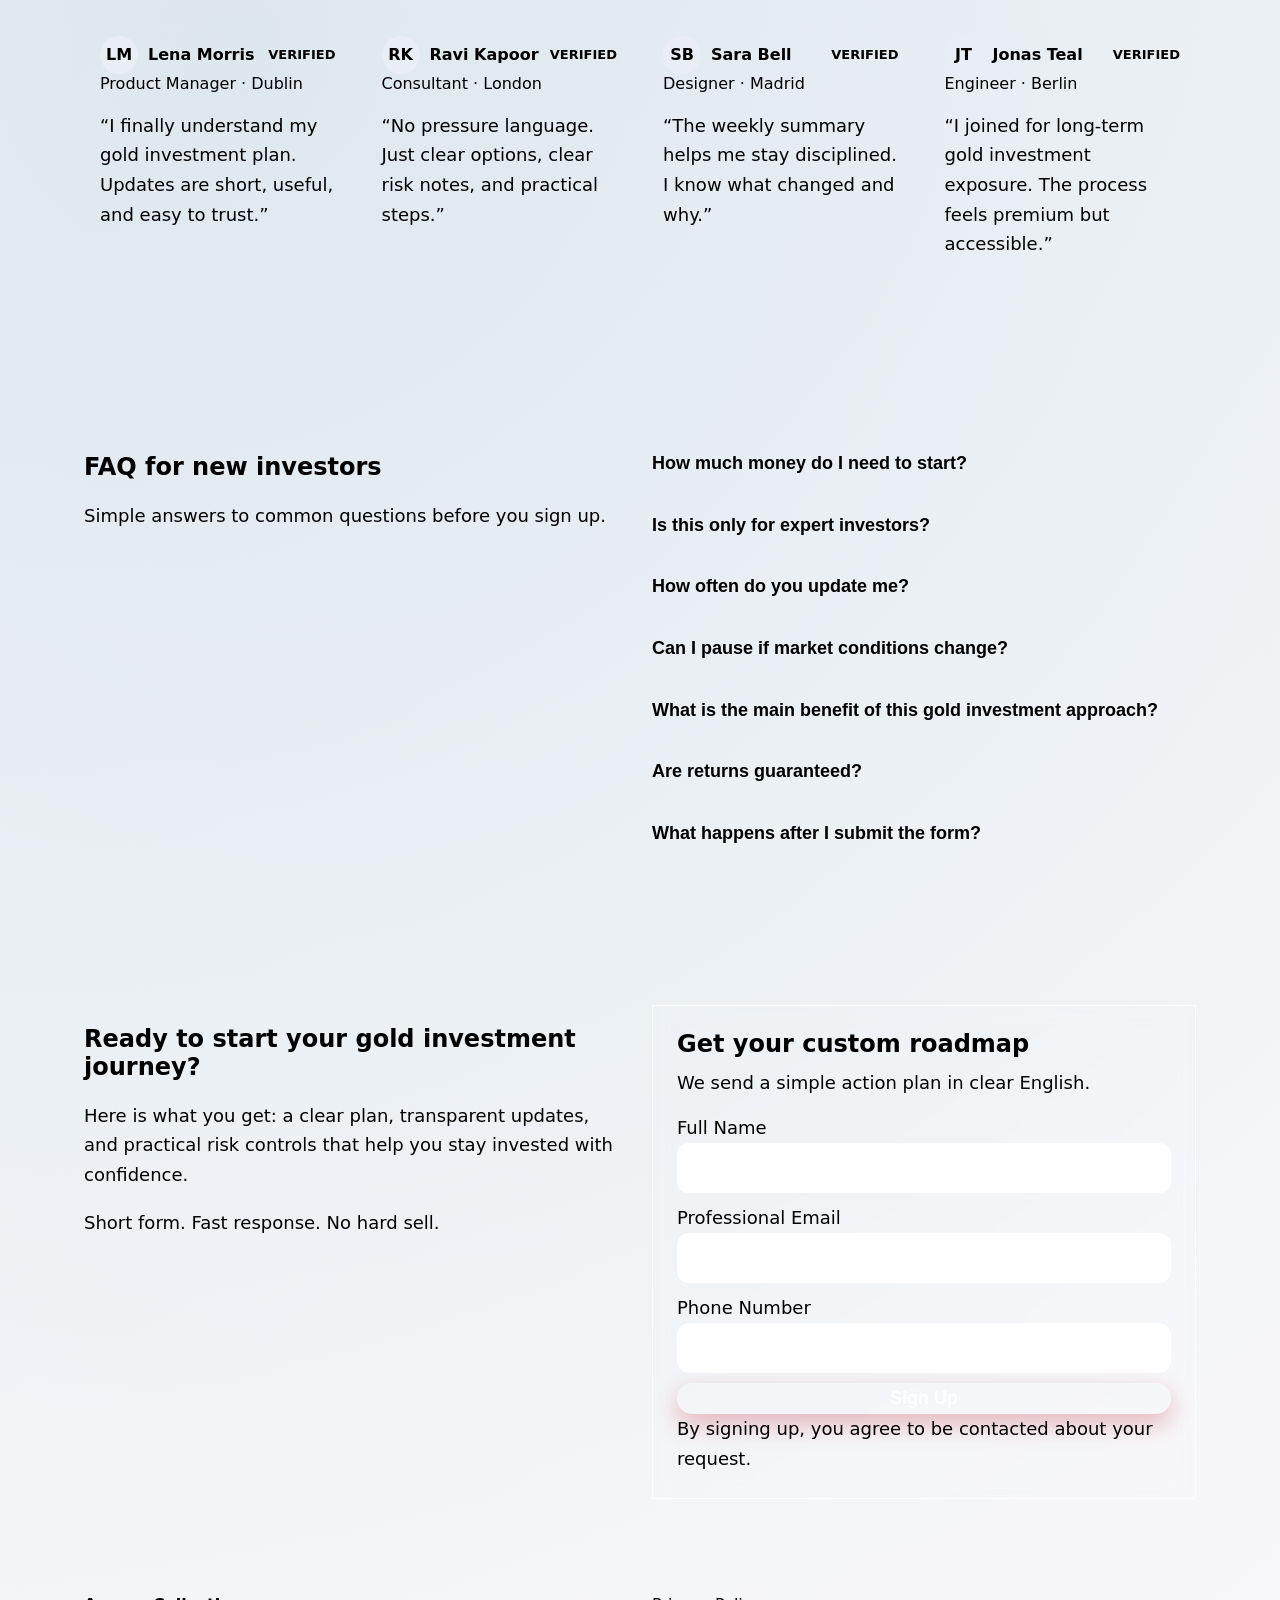
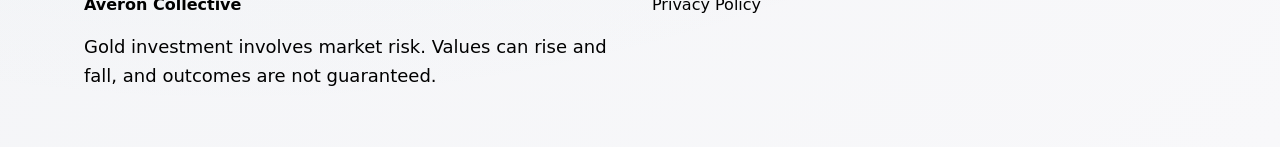
<file: pt/index.html>
<!doctype html>
<html lang="en">
<head>
<meta charset="utf-8"/>
<meta name="viewport" content="width=device-width, initial-scale=1"/>
<title>Averon Collective | Gold Investment Strategy for Long-Term Investors (Português)</title>
<meta name="description" content="Explore Averon Collective, a clear and premium gold investment website built for long-term investors who want transparent process, measured risk, and practical outcomes."/>
<link rel="canonical" href="https://averoncollective.com/pt/"/>
<link rel="alternate" hreflang="en" href="https://averoncollective.com/index.html"/>
<link rel="alternate" hreflang="de" href="https://averoncollective.com/de/index.html"/>
<link rel="alternate" hreflang="fr" href="https://averoncollective.com/fr/index.html"/>
<link rel="alternate" hreflang="es" href="https://averoncollective.com/es/index.html"/>
<link rel="alternate" hreflang="it" href="https://averoncollective.com/it/index.html"/>
<link rel="alternate" hreflang="tr" href="https://averoncollective.com/tr/index.html"/>
<link rel="alternate" hreflang="pt" href="https://averoncollective.com/pt/index.html"/>
<link rel="alternate" hreflang="ja" href="https://averoncollective.com/jp/index.html"/>
<link rel="alternate" hreflang="sk" href="https://averoncollective.com/sk/index.html"/>
<link rel="alternate" hreflang="nl-BE" href="https://averoncollective.com/be/index.html"/>
<link rel="alternate" hreflang="x-default" href="https://averoncollective.com/index.html"/>
<meta property="og:title" content="Averon Collective | Gold Investment Strategy for Long-Term Investors (Português)"/>
<meta property="og:description" content="Explore Averon Collective, a clear and premium gold investment website built for long-term investors who want transparent process, measured risk, and practical outcomes."/>
<meta property="og:type" content="website"/>
<meta property="og:url" content="https://averoncollective.com/pt/"/>
<meta name="twitter:card" content="summary_large_image"/>
<meta name="twitter:title" content="Averon Collective | Gold Investment Strategy for Long-Term Investors (Português)"/>
<meta name="twitter:description" content="Explore Averon Collective, a clear and premium gold investment website built for long-term investors who want transparent process, measured risk, and practical outcomes."/>
<link rel="stylesheet" href="../assets/style.css"/>
<script defer src="../assets/app.js"></script>
<script type="application/ld+json">{"@context":"https://schema.org","@graph":[{"@type":"Organization","name":"Averon Collective","url":"https://averoncollective.com","contactPoint":{"@type":"ContactPoint","contactType":"customer service","email":"support@averoncollective.com"}},{"@type":"WebSite","name":"Averon Collective","url":"https://averoncollective.com"},{"@type":"FAQPage","mainEntity":[{"@type":"Question","name":"How does gold investment work here?","acceptedAnswer":{"@type":"Answer","text":"You complete a simple sign-up form, receive a clear plan, and decide if the strategy fits your timeline."}},{"@type":"Question","name":"Can returns change?","acceptedAnswer":{"@type":"Answer","text":"Yes. Returns depend on market conditions and are not guaranteed."}}]},{"@type":"Review","itemReviewed":{"@type":"Organization","name":"Averon Collective"},"reviewRating":{"@type":"Rating","ratingValue":"5","bestRating":"5"},"author":{"@type":"Person","name":"Lena Morris"},"reviewBody":"Clear process, clear updates, and no hard sell."}]}</script>
</head>
<body>
<header class="site-header"><div class="container header-inner">
<div class="brand">Averon Collective</div>
<nav class="nav-links" aria-label="Main navigation">
<a href="#why">Why Now</a><a href="#model">Model</a><a href="#process">Process</a><a href="#risk">Risk</a><a href="#faq">FAQ</a>
</nav>
<div class="header-right">
<div class="lang-menu"><button class="lang-toggle" aria-haspopup="true" aria-expanded="false">Português</button><div class="lang-list">
<a href="../index.html"><svg class="flag" viewBox="0 0 60 40" aria-hidden="true"><rect width="60" height="40" fill="#012169"/><path d="M0,0 60,40 M60,0 0,40" stroke="#fff" stroke-width="8"/><path d="M0,0 60,40 M60,0 0,40" stroke="#c8102e" stroke-width="4"/><path d="M30,0v40 M0,20h60" stroke="#fff" stroke-width="12"/><path d="M30,0v40 M0,20h60" stroke="#c8102e" stroke-width="7"/></svg>English</a>
<a href="../de/index.html"><svg class="flag" viewBox="0 0 5 3"><rect width="5" height="1" y="0" fill="#000"/><rect width="5" height="1" y="1" fill="#dd0000"/><rect width="5" height="1" y="2" fill="#ffce00"/></svg>Deutsch</a>
<a href="../fr/index.html"><svg class="flag" viewBox="0 0 3 2"><rect width="1" height="2" fill="#0055a4"/><rect x="1" width="1" height="2" fill="#fff"/><rect x="2" width="1" height="2" fill="#ef4135"/></svg>Français</a>
<a href="../es/index.html"><svg class="flag" viewBox="0 0 6 4"><rect width="6" height="4" fill="#aa151b"/><rect y="1" width="6" height="2" fill="#f1bf00"/></svg>Español</a>
<a href="../it/index.html"><svg class="flag" viewBox="0 0 3 2"><rect width="1" height="2" fill="#009246"/><rect x="1" width="1" height="2" fill="#fff"/><rect x="2" width="1" height="2" fill="#ce2b37"/></svg>Italiano</a>
<a href="../tr/index.html"><svg class="flag" viewBox="0 0 6 4"><rect width="6" height="4" fill="#e30a17"/><circle cx="2.5" cy="2" r="1" fill="#fff"/><circle cx="2.8" cy="2" r="0.8" fill="#e30a17"/></svg>Türkçe</a>
<a href="../pt/index.html"><svg class="flag" viewBox="0 0 6 4"><rect width="2.5" height="4" fill="#046a38"/><rect x="2.5" width="3.5" height="4" fill="#da291c"/></svg>Português</a>
<a href="../jp/index.html"><svg class="flag" viewBox="0 0 3 2"><rect width="3" height="2" fill="#fff"/><circle cx="1.5" cy="1" r="0.55" fill="#bc002d"/></svg>日本語</a>
<a href="../sk/index.html"><svg class="flag" viewBox="0 0 6 4"><rect width="6" height="1.33" fill="#fff"/><rect y="1.33" width="6" height="1.33" fill="#0b4ea2"/><rect y="2.66" width="6" height="1.34" fill="#ee1c25"/></svg>Slovenčina</a>
<a href="../be/index.html"><svg class="flag" viewBox="0 0 6 4"><rect width="2" height="4" fill="#000"/><rect x="2" width="2" height="4" fill="#ffd90c"/><rect x="4" width="2" height="4" fill="#ef3340"/></svg>Belgium</a>
</div></div>
<a href="#lead" class="btn btn-primary">Sign Up</a>
<button id="drawerOpen" class="icon-btn burger" aria-label="Open menu">☰</button>
</div>
</div></header>
<div id="drawerBackdrop" class="drawer-backdrop"></div>
<aside id="mobileDrawer" class="mobile-drawer" aria-label="Mobile navigation"><button id="drawerClose" class="icon-btn" aria-label="Close menu">✕</button>
<nav class="timeline"><a href="#why">Why Now</a><a href="#model">Model</a><a href="#process">Process</a><a href="#metrics">Metrics</a><a href="#faq">FAQ</a></nav>
<div class="lang-menu" style="margin-top:14px;"><button class="lang-toggle">Português</button><div class="lang-list">
<a href="../index.html"><svg class="flag" viewBox="0 0 60 40" aria-hidden="true"><rect width="60" height="40" fill="#012169"/><path d="M0,0 60,40 M60,0 0,40" stroke="#fff" stroke-width="8"/><path d="M0,0 60,40 M60,0 0,40" stroke="#c8102e" stroke-width="4"/><path d="M30,0v40 M0,20h60" stroke="#fff" stroke-width="12"/><path d="M30,0v40 M0,20h60" stroke="#c8102e" stroke-width="7"/></svg>English</a>
<a href="../de/index.html"><svg class="flag" viewBox="0 0 5 3"><rect width="5" height="1" y="0" fill="#000"/><rect width="5" height="1" y="1" fill="#dd0000"/><rect width="5" height="1" y="2" fill="#ffce00"/></svg>Deutsch</a>
<a href="../fr/index.html"><svg class="flag" viewBox="0 0 3 2"><rect width="1" height="2" fill="#0055a4"/><rect x="1" width="1" height="2" fill="#fff"/><rect x="2" width="1" height="2" fill="#ef4135"/></svg>Français</a>
<a href="../es/index.html"><svg class="flag" viewBox="0 0 6 4"><rect width="6" height="4" fill="#aa151b"/><rect y="1" width="6" height="2" fill="#f1bf00"/></svg>Español</a>
<a href="../it/index.html"><svg class="flag" viewBox="0 0 3 2"><rect width="1" height="2" fill="#009246"/><rect x="1" width="1" height="2" fill="#fff"/><rect x="2" width="1" height="2" fill="#ce2b37"/></svg>Italiano</a>
<a href="../tr/index.html"><svg class="flag" viewBox="0 0 6 4"><rect width="6" height="4" fill="#e30a17"/><circle cx="2.5" cy="2" r="1" fill="#fff"/><circle cx="2.8" cy="2" r="0.8" fill="#e30a17"/></svg>Türkçe</a>
<a href="../pt/index.html"><svg class="flag" viewBox="0 0 6 4"><rect width="2.5" height="4" fill="#046a38"/><rect x="2.5" width="3.5" height="4" fill="#da291c"/></svg>Português</a>
<a href="../jp/index.html"><svg class="flag" viewBox="0 0 3 2"><rect width="3" height="2" fill="#fff"/><circle cx="1.5" cy="1" r="0.55" fill="#bc002d"/></svg>日本語</a>
<a href="../sk/index.html"><svg class="flag" viewBox="0 0 6 4"><rect width="6" height="1.33" fill="#fff"/><rect y="1.33" width="6" height="1.33" fill="#0b4ea2"/><rect y="2.66" width="6" height="1.34" fill="#ee1c25"/></svg>Slovenčina</a>
<a href="../be/index.html"><svg class="flag" viewBox="0 0 6 4"><rect width="2" height="4" fill="#000"/><rect x="2" width="2" height="4" fill="#ffd90c"/><rect x="4" width="2" height="4" fill="#ef3340"/></svg>Belgium</a>
</div></div>
<a href="#lead" class="btn btn-primary" style="margin-top:14px;">Sign Up</a></aside>
<main>
<section class="hero"><div class="container hero-grid">
<div data-reveal><h1>Gold Investment Strategy Built for Long-Term Investors</h1>
<p>Gold investment can protect value when markets feel unstable. At Averon Collective, we explain each step in simple words, show you the process, and help you decide with confidence. You see what happens, what you get, and what can change.</p>
<div class="glass-card performance"><div class="metric"><div class="value">8–15%</div><div class="label">Typical monthly outcome range</div></div><div class="metric"><div class="value">80–200%</div><div class="label">Observed annual range in past cycles</div></div><div class="micro">Returns depend on market conditions. Not guaranteed.</div></div>
</div>
<div class="glass-card form-card" id="lead" data-reveal><h3>Start with a clear gold investment plan</h3><p>One short form. One practical next step. Your details stay private.</p>
<form><label>Full Name<input type="text" name="name" required/></label><label>Professional Email<input type="email" name="email" required/></label><label>Phone Number<input type="tel" name="phone" required/></label><button class="btn btn-primary" type="submit">Sign Up</button></form>
<div class="small-copy">We reply with a simple roadmap and timeline, not sales pressure.</div></div>
</div></section>
<section class="kpi-strip"><div class="container"><div class="kpi-grid">
<div class="kpi"><small>Average response time</small><strong>24h</strong><p>Quick first contact so you can act while market windows are open.</p></div>
<div class="kpi"><small>Client update rhythm</small><strong>Weekly</strong><p>Short status messages that explain what changed and why it matters.</p></div>
<div class="kpi"><small>Strategy review cycle</small><strong>30 days</strong><p>Regular checks keep your gold investment plan aligned with your goals.</p></div>
<div class="kpi"><small>Minimum complexity</small><strong>Simple</strong><p>No confusing dashboards. We focus on useful decisions and clear action.</p></div>
</div></div></section>
<section class="content-section" id="why"><div class="container split"><div data-reveal><h2>Why gold investment matters right now</h2><p>Many people want stability and upside at the same time. Gold investment can help because it often holds value when confidence in other markets drops. It is not magic, but it can balance a long-term plan.</p><p>Here is what this means for you: gold investment gives a practical hedge, which means a buffer when prices in other assets move fast. You can stay invested with more calm and better discipline.</p></div>
<div class="card" data-reveal><h3>Market pressure map</h3><div class="compare"><div class="compare-row"><span>Inflation</span><div class="chart-bar"><span style="width:74%;background:var(--accent-a);"></span></div><strong>74</strong></div><div class="compare-row"><span>Rate shifts</span><div class="chart-bar"><span style="width:58%;background:var(--accent-b);"></span></div><strong>58</strong></div><div class="compare-row"><span>Currency stress</span><div class="chart-bar"><span style="width:66%;background:var(--accent-c);"></span></div><strong>66</strong></div></div><p><strong>Baseline:</strong> long-term comfort zone is 50. <strong>Investor gain:</strong> when stress stays above baseline, gold investment can improve overall balance.</p></div></div></section>
<section class="content-section" id="model"><div class="container split"><div class="card" data-reveal><h3>Model structure with clear layers</h3><p>This model uses three layers so your gold investment stays practical: core stability, tactical adds, and cash timing.</p><div class="stack"><span style="width:50%;background:#2f89a8;">Core 50%</span><span style="width:30%;background:#c53a49;">Tactical 30%</span><span style="width:20%;background:#d8b780;color:#1f242c;">Cash 20%</span></div><p><strong>Benchmark:</strong> common market split is 35/25/40. <strong>What it means:</strong> this model keeps more active exposure while still holding cash safety.</p><p><strong>Investor gain:</strong> better chance to capture upside without using full exposure all the time.</p></div>
<div data-reveal><h2>How the gold investment model works</h2><p>Here is how it works in plain terms. First, we map your time horizon and comfort level. Second, we assign your starting split. Third, we monitor signals and adjust in small moves. Fourth, we report changes in simple language. Fifth, we rebalance on schedule.</p><p>You get structure, speed, and clear communication. The goal is not constant trading. The goal is disciplined decisions that stay tied to your long-term target.</p></div></div></section>
<section class="content-section" id="process"><div class="container"><h2>Process timeline from sign-up to active plan</h2><p>We keep onboarding short and transparent. You always know the next step, why it exists, and when it happens.</p><div class="grid-3 timeline" data-reveal><div class="card timeline-item"><h3>Step 1 · Discovery</h3><p>We review your goals, time horizon, and current holdings. Deliverable: one-page profile in 48 hours.</p><p><strong>Investor gain:</strong> fast clarity before any decision.</p></div><div class="card timeline-item"><h3>Step 2 · Plan setup</h3><p>We build your initial gold investment split and explain each part in plain words. Deliverable: action sheet by day 4.</p><p><strong>Investor gain:</strong> no guesswork about where money goes.</p></div><div class="card timeline-item"><h3>Step 3 · Activation & review</h3><p>You approve, we launch, and we send weekly summaries with monthly full review. Deliverable: measurable tracking by week 2.</p><p><strong>Investor gain:</strong> visibility and control from day one.</p></div></div></div></section>
<section class="content-section metrics" id="metrics"><div class="container split"><div data-reveal><h2>Metrics that show if the strategy is working</h2><p>We track a small set of useful indicators so your gold investment decisions remain clear. No noisy data. No vanity numbers.</p><div class="ring-wrap"><div class="ring"><strong>68%</strong></div><div class="dark-card"><small>Signal quality score</small><p>Baseline is 50%. Above baseline means market conditions support active positioning.</p><p><strong>Investor gain:</strong> you can scale pace with evidence, not emotion.</p></div></div></div>
<div class="dark-card" data-reveal><h3>Gold investment vs broad market baseline</h3><div class="compare"><div class="compare-row"><span>Our model</span><div class="chart-bar"><span style="width:72%;background:var(--accent-a);"></span></div><strong>72</strong></div><div class="compare-row"><span>Market blend</span><div class="chart-bar"><span style="width:54%;background:#7d8a9c;"></span></div><strong>54</strong></div></div><p><strong>Interpretation:</strong> 18-point spread suggests stronger momentum capture in favorable cycles.</p><p><strong>Investor gain:</strong> higher upside potential while keeping a measured process.</p></div></div></section>
<section class="content-section" id="insights"><div class="container split"><div class="card" data-reveal><h3>Insight drivers (waterfall view)</h3><p>Primary metric: expected cycle lift <strong>+26 points</strong>.</p><ul><li>Entry timing discipline: +8</li><li>Position sizing rule: +7</li><li>Weekly adaptation speed: +6</li><li>Cash reserve trigger: +5</li></ul><p><strong>Baseline:</strong> static holding model at +12. <strong>Investor gain:</strong> process improvements can double practical opportunity in strong windows.</p></div>
<div data-reveal><h2>Insights you can use without complexity</h2><p>Many investors see data but cannot use it. We convert signals into simple decision guidance. You know when to hold pace, when to reduce exposure, and when to wait for a better entry.</p><p>This keeps the gold investment journey calm and repeatable. You are not reacting to every headline. You are following a framework with clear thresholds and clear reasons.</p></div></div></section>
<section class="content-section risk" id="risk"><div class="container split"><div data-reveal><h2>What could go wrong and how we reduce risk</h2><p>Every investment has risk. Gold investment can fall in short periods, especially after fast rallies. Policy changes and currency moves can also shift outcomes.</p><p>We reduce risk with position limits, staged entries, and review triggers. We also keep a cash buffer so you are never fully exposed at the wrong time.</p></div>
<div class="dark-card" data-reveal><h3>Risk matrix with action rules</h3><div class="risk-matrix"><div><strong>High impact / Low chance</strong><p>Sharp policy surprise. Action: reduce size by 20%.</p></div><div><strong>High impact / High chance</strong><p>Fast rate shift. Action: pause adds and protect core.</p></div><div><strong>Low impact / High chance</strong><p>Short-term volatility. Action: stay disciplined.</p></div><div><strong>Low impact / Low chance</strong><p>Data delay. Action: no rushed decisions.</p></div></div><p><strong>Investor gain:</strong> each risk has a predefined response, which cuts emotional mistakes.</p></div></div></section>
<section class="content-section" id="reviews"><div class="container"><h2>What investors say about the experience</h2><p>These reviews highlight clarity, speed, and disciplined communication.</p><div class="reviews-grid" data-reveal>
<article class="card"><div class="review-head"><div class="avatar">LM</div><strong>Lena Morris</strong><span class="verified">VERIFIED</span></div><div>Product Manager · Dublin</div><p>“I finally understand my gold investment plan. Updates are short, useful, and easy to trust.”</p></article>
<article class="card"><div class="review-head"><div class="avatar">RK</div><strong>Ravi Kapoor</strong><span class="verified">VERIFIED</span></div><div>Consultant · London</div><p>“No pressure language. Just clear options, clear risk notes, and practical steps.”</p></article>
<article class="card"><div class="review-head"><div class="avatar">SB</div><strong>Sara Bell</strong><span class="verified">VERIFIED</span></div><div>Designer · Madrid</div><p>“The weekly summary helps me stay disciplined. I know what changed and why.”</p></article>
<article class="card"><div class="review-head"><div class="avatar">JT</div><strong>Jonas Teal</strong><span class="verified">VERIFIED</span></div><div>Engineer · Berlin</div><p>“I joined for long-term gold investment exposure. The process feels premium but accessible.”</p></article>
</div></div></section>
<section class="content-section" id="faq"><div class="container split"><div data-reveal><h2>FAQ for new investors</h2><p>Simple answers to common questions before you sign up.</p></div><div data-reveal>
<div class="faq-item"><button class="faq-q" aria-expanded="false">How much money do I need to start?</button><div class="faq-answer"><p>You can start with a clear plan first. We define an amount that fits your goals and timeline.</p></div></div>
<div class="faq-item"><button class="faq-q" aria-expanded="false">Is this only for expert investors?</button><div class="faq-answer"><p>No. The process is built for regular long-term investors who want clarity and structure.</p></div></div>
<div class="faq-item"><button class="faq-q" aria-expanded="false">How often do you update me?</button><div class="faq-answer"><p>You receive weekly short updates and a full monthly review with action notes.</p></div></div>
<div class="faq-item"><button class="faq-q" aria-expanded="false">Can I pause if market conditions change?</button><div class="faq-answer"><p>Yes. We can pause new adds and protect core positions when signals weaken.</p></div></div>
<div class="faq-item"><button class="faq-q" aria-expanded="false">What is the main benefit of this gold investment approach?</button><div class="faq-answer"><p>You get a repeatable process that combines upside opportunity with practical risk control.</p></div></div>
<div class="faq-item"><button class="faq-q" aria-expanded="false">Are returns guaranteed?</button><div class="faq-answer"><p>No. Returns depend on market conditions and can move up or down.</p></div></div>
<div class="faq-item"><button class="faq-q" aria-expanded="false">What happens after I submit the form?</button><div class="faq-answer"><p>We contact you within 24 hours and share a simple roadmap for next steps.</p></div></div>
</div></div></section>
<section class="final-cta" id="final"><div class="container split"><div data-reveal><h2>Ready to start your gold investment journey?</h2><p>Here is what you get: a clear plan, transparent updates, and practical risk controls that help you stay invested with confidence.</p><p>Short form. Fast response. No hard sell.</p></div>
<div class="glass-card form-card" data-reveal><h3>Get your custom roadmap</h3><p>We send a simple action plan in clear English.</p><form><label>Full Name<input type="text" required/></label><label>Professional Email<input type="email" required/></label><label>Phone Number<input type="tel" required/></label><button class="btn btn-primary" type="submit">Sign Up</button></form><div class="small-copy">By signing up, you agree to be contacted about your request.</div></div>
</div></section>
</main>
<footer class="site-footer"><div class="container split"><div><strong>Averon Collective</strong><p>Gold investment involves market risk. Values can rise and fall, and outcomes are not guaranteed.</p></div><div><a href="#" data-open-privacy>Privacy Policy</a></div></div></footer>
<div id="privacyModal" class="modal-wrap" aria-hidden="true"><div class="modal-backdrop"></div><div class="modal" role="dialog" aria-modal="true" aria-label="Privacy Policy"><button class="icon-btn" data-close-privacy aria-label="Close privacy modal" style="float:right;">✕</button><h2>Privacy Policy</h2>
<h3>Introduction</h3><p>We respect your privacy and explain clearly how we use your information.</p>
<h3>Data collection</h3><p>We collect your name, professional email, phone number, and website usage signals.</p>
<h3>Legal basis</h3><p>We process data to answer your request and provide service updates that you asked for.</p>
<h3>Cookies</h3><p>We use essential and analytics cookies to improve experience and measure performance.</p>
<h3>Retention</h3><p>We keep personal data only as long as needed for service and legal obligations.</p>
<h3>Third-party sharing</h3><p>We share limited data with trusted providers for hosting, analytics, and communication support.</p>
<h3>Security</h3><p>We use access controls and secure systems to protect your information.</p>
<h3>User rights</h3><p>You can request access, correction, deletion, or processing limits at any time.</p>
<h3>International transfers</h3><p>When data moves across borders, we apply safeguards required by applicable laws.</p>
<h3>Industry risk disclosure</h3><p>Investment information is educational and planning-focused. Market outcomes can vary.</p>
<h3>Contact</h3><p>Email support@averoncollective.com for any privacy request.</p>
<footer><button class="btn btn-outline" data-close-privacy>Close</button></footer>
</div></div>
</body></html>
</file>
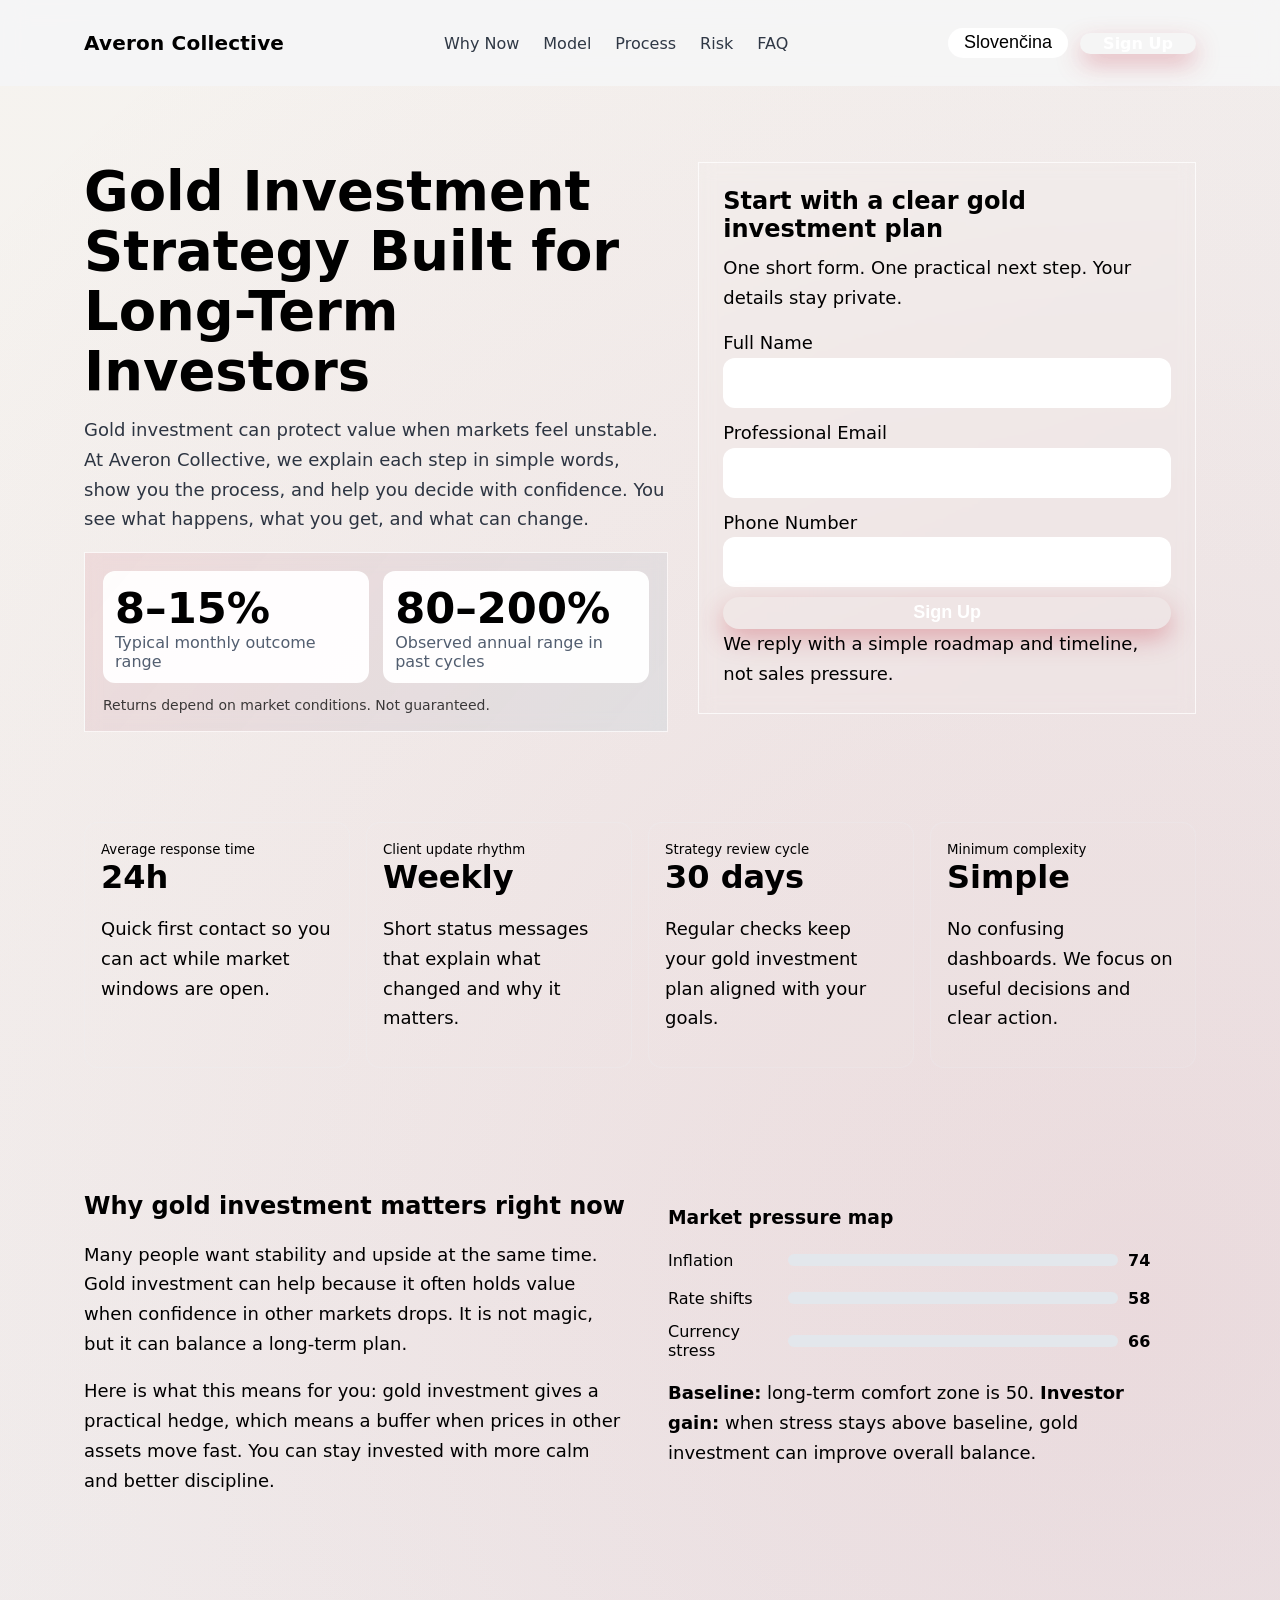
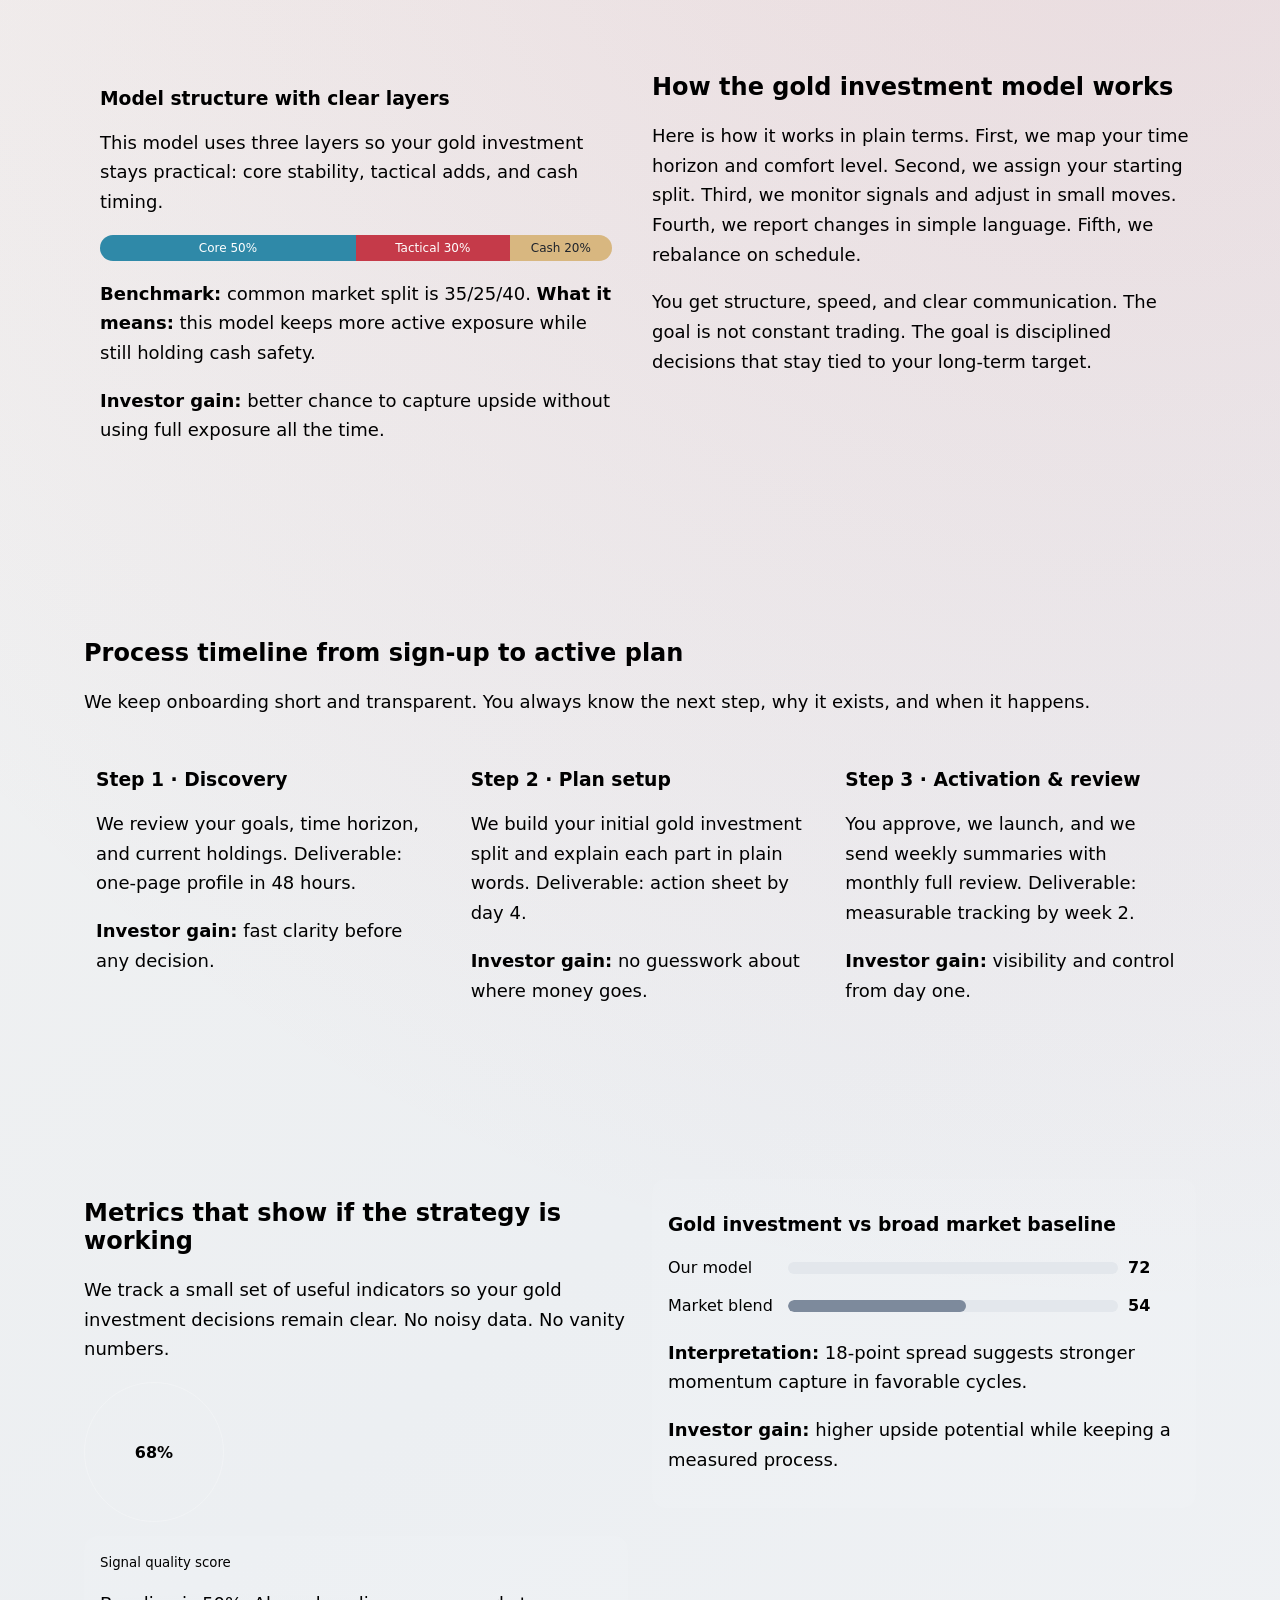
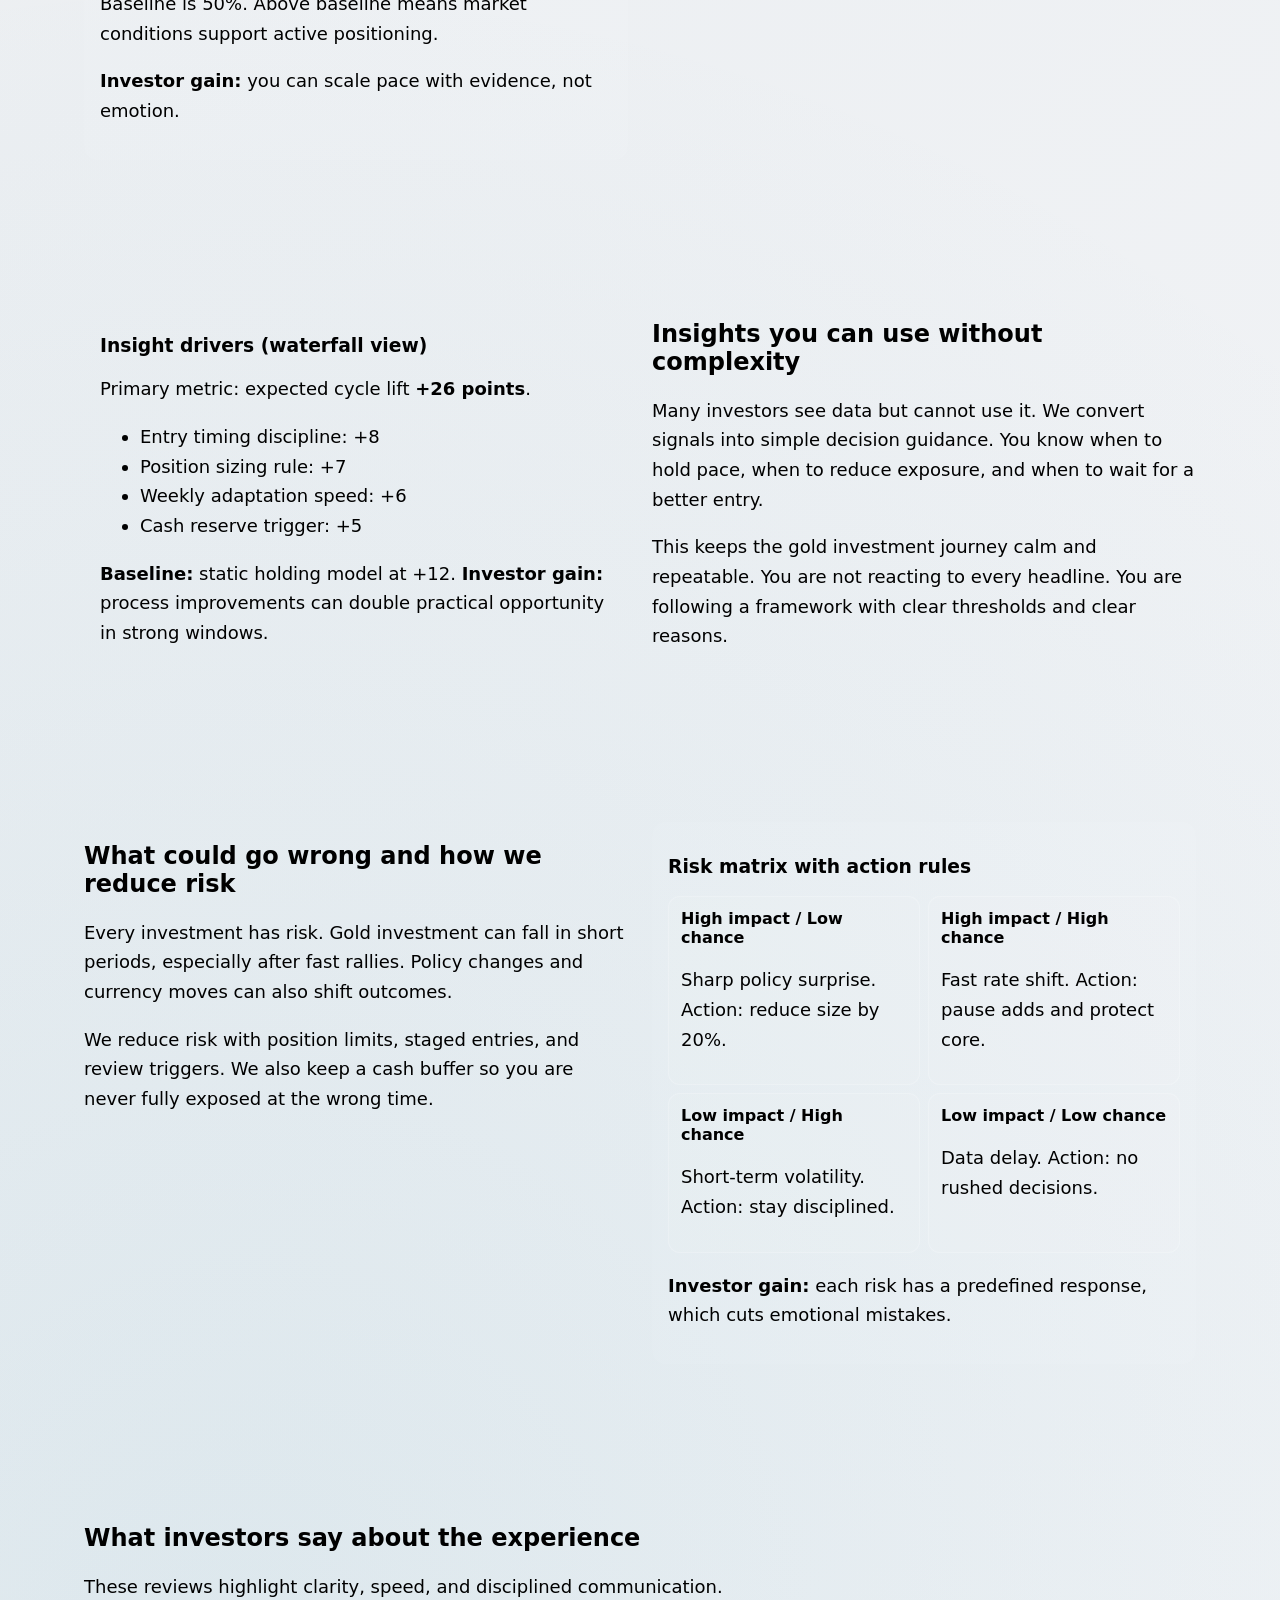
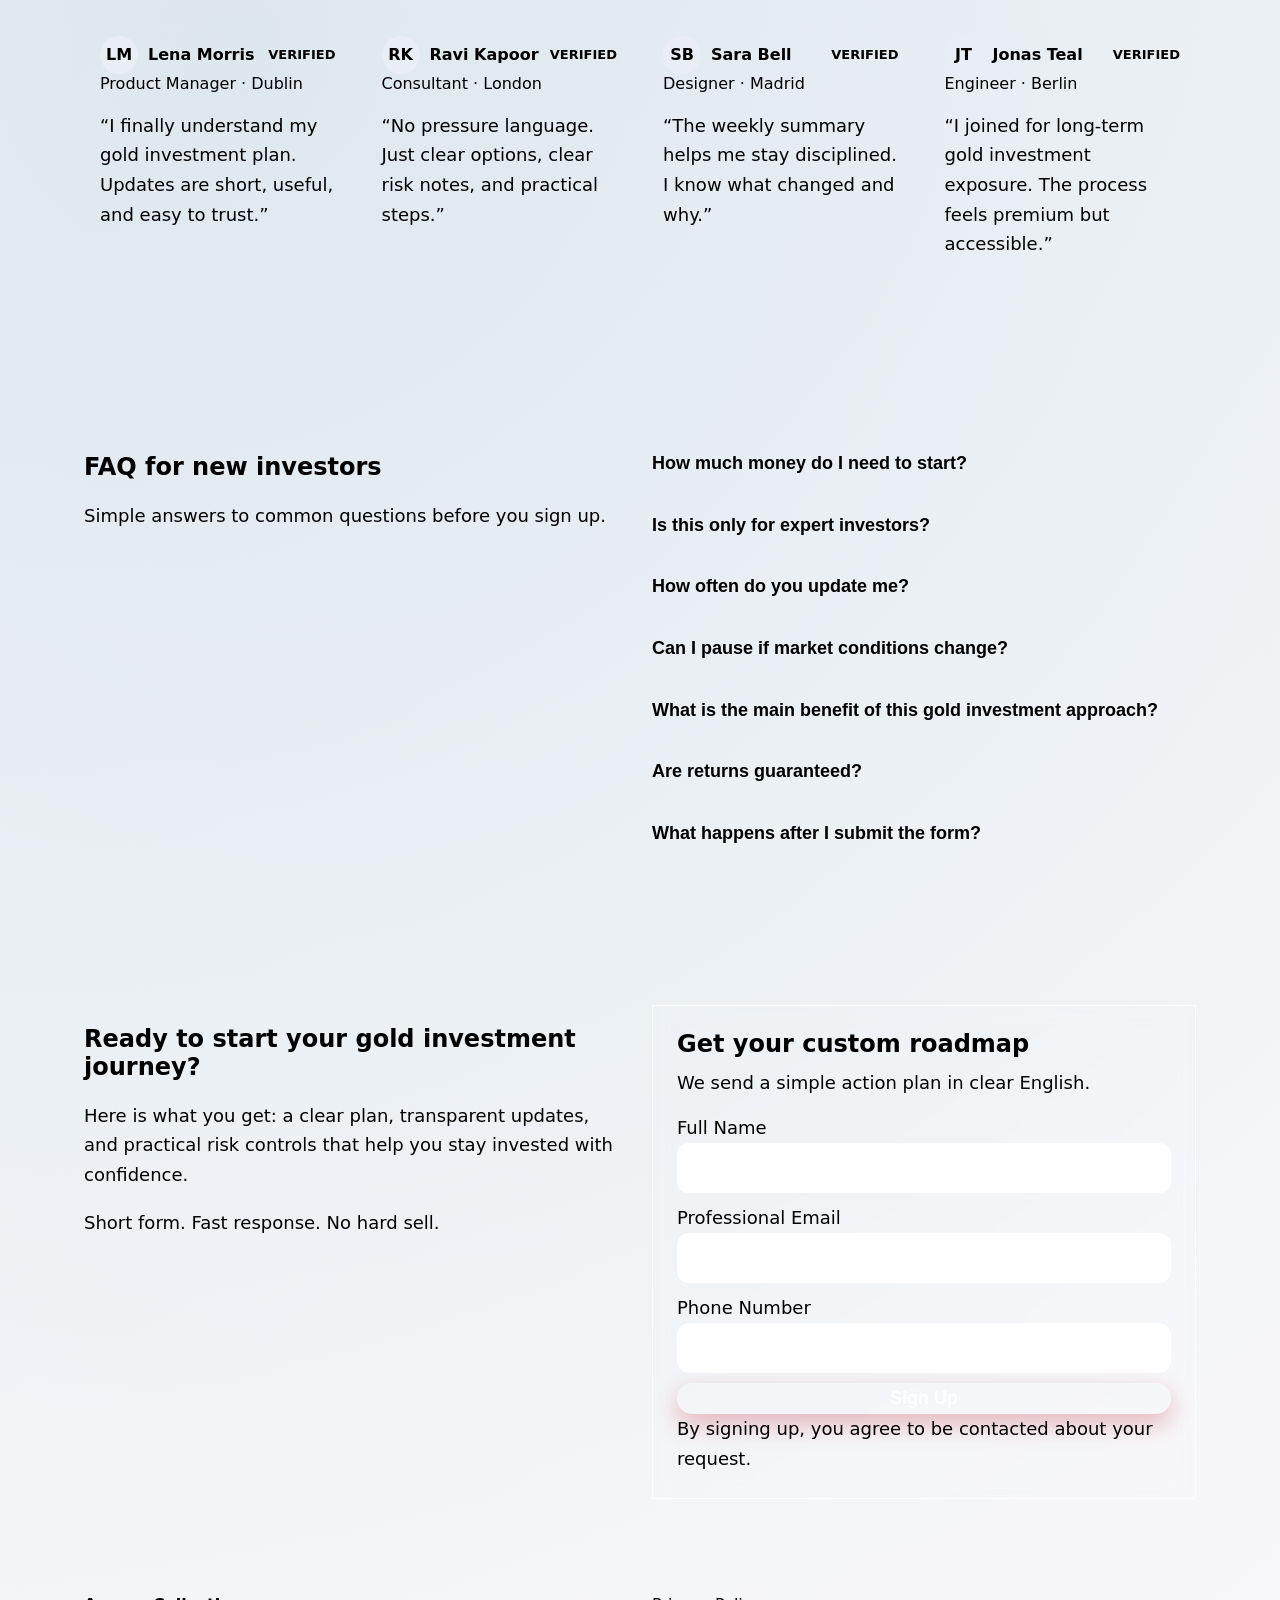
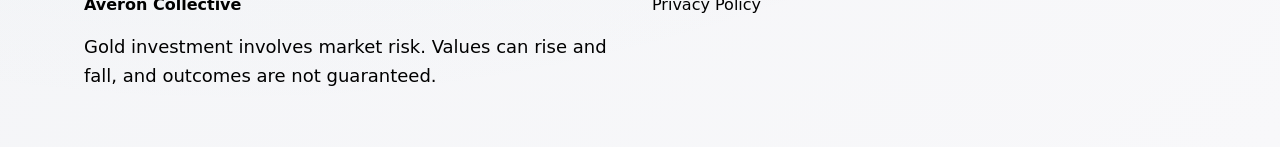
<file: sk/index.html>
<!doctype html>
<html lang="en">
<head>
<meta charset="utf-8"/>
<meta name="viewport" content="width=device-width, initial-scale=1"/>
<title>Averon Collective | Gold Investment Strategy for Long-Term Investors (Slovenčina)</title>
<meta name="description" content="Explore Averon Collective, a clear and premium gold investment website built for long-term investors who want transparent process, measured risk, and practical outcomes."/>
<link rel="canonical" href="https://averoncollective.com/sk/"/>
<link rel="alternate" hreflang="en" href="https://averoncollective.com/index.html"/>
<link rel="alternate" hreflang="de" href="https://averoncollective.com/de/index.html"/>
<link rel="alternate" hreflang="fr" href="https://averoncollective.com/fr/index.html"/>
<link rel="alternate" hreflang="es" href="https://averoncollective.com/es/index.html"/>
<link rel="alternate" hreflang="it" href="https://averoncollective.com/it/index.html"/>
<link rel="alternate" hreflang="tr" href="https://averoncollective.com/tr/index.html"/>
<link rel="alternate" hreflang="pt" href="https://averoncollective.com/pt/index.html"/>
<link rel="alternate" hreflang="ja" href="https://averoncollective.com/jp/index.html"/>
<link rel="alternate" hreflang="sk" href="https://averoncollective.com/sk/index.html"/>
<link rel="alternate" hreflang="nl-BE" href="https://averoncollective.com/be/index.html"/>
<link rel="alternate" hreflang="x-default" href="https://averoncollective.com/index.html"/>
<meta property="og:title" content="Averon Collective | Gold Investment Strategy for Long-Term Investors (Slovenčina)"/>
<meta property="og:description" content="Explore Averon Collective, a clear and premium gold investment website built for long-term investors who want transparent process, measured risk, and practical outcomes."/>
<meta property="og:type" content="website"/>
<meta property="og:url" content="https://averoncollective.com/sk/"/>
<meta name="twitter:card" content="summary_large_image"/>
<meta name="twitter:title" content="Averon Collective | Gold Investment Strategy for Long-Term Investors (Slovenčina)"/>
<meta name="twitter:description" content="Explore Averon Collective, a clear and premium gold investment website built for long-term investors who want transparent process, measured risk, and practical outcomes."/>
<link rel="stylesheet" href="../assets/style.css"/>
<script defer src="../assets/app.js"></script>
<script type="application/ld+json">{"@context":"https://schema.org","@graph":[{"@type":"Organization","name":"Averon Collective","url":"https://averoncollective.com","contactPoint":{"@type":"ContactPoint","contactType":"customer service","email":"support@averoncollective.com"}},{"@type":"WebSite","name":"Averon Collective","url":"https://averoncollective.com"},{"@type":"FAQPage","mainEntity":[{"@type":"Question","name":"How does gold investment work here?","acceptedAnswer":{"@type":"Answer","text":"You complete a simple sign-up form, receive a clear plan, and decide if the strategy fits your timeline."}},{"@type":"Question","name":"Can returns change?","acceptedAnswer":{"@type":"Answer","text":"Yes. Returns depend on market conditions and are not guaranteed."}}]},{"@type":"Review","itemReviewed":{"@type":"Organization","name":"Averon Collective"},"reviewRating":{"@type":"Rating","ratingValue":"5","bestRating":"5"},"author":{"@type":"Person","name":"Lena Morris"},"reviewBody":"Clear process, clear updates, and no hard sell."}]}</script>
</head>
<body>
<header class="site-header"><div class="container header-inner">
<div class="brand">Averon Collective</div>
<nav class="nav-links" aria-label="Main navigation">
<a href="#why">Why Now</a><a href="#model">Model</a><a href="#process">Process</a><a href="#risk">Risk</a><a href="#faq">FAQ</a>
</nav>
<div class="header-right">
<div class="lang-menu"><button class="lang-toggle" aria-haspopup="true" aria-expanded="false">Slovenčina</button><div class="lang-list">
<a href="../index.html"><svg class="flag" viewBox="0 0 60 40" aria-hidden="true"><rect width="60" height="40" fill="#012169"/><path d="M0,0 60,40 M60,0 0,40" stroke="#fff" stroke-width="8"/><path d="M0,0 60,40 M60,0 0,40" stroke="#c8102e" stroke-width="4"/><path d="M30,0v40 M0,20h60" stroke="#fff" stroke-width="12"/><path d="M30,0v40 M0,20h60" stroke="#c8102e" stroke-width="7"/></svg>English</a>
<a href="../de/index.html"><svg class="flag" viewBox="0 0 5 3"><rect width="5" height="1" y="0" fill="#000"/><rect width="5" height="1" y="1" fill="#dd0000"/><rect width="5" height="1" y="2" fill="#ffce00"/></svg>Deutsch</a>
<a href="../fr/index.html"><svg class="flag" viewBox="0 0 3 2"><rect width="1" height="2" fill="#0055a4"/><rect x="1" width="1" height="2" fill="#fff"/><rect x="2" width="1" height="2" fill="#ef4135"/></svg>Français</a>
<a href="../es/index.html"><svg class="flag" viewBox="0 0 6 4"><rect width="6" height="4" fill="#aa151b"/><rect y="1" width="6" height="2" fill="#f1bf00"/></svg>Español</a>
<a href="../it/index.html"><svg class="flag" viewBox="0 0 3 2"><rect width="1" height="2" fill="#009246"/><rect x="1" width="1" height="2" fill="#fff"/><rect x="2" width="1" height="2" fill="#ce2b37"/></svg>Italiano</a>
<a href="../tr/index.html"><svg class="flag" viewBox="0 0 6 4"><rect width="6" height="4" fill="#e30a17"/><circle cx="2.5" cy="2" r="1" fill="#fff"/><circle cx="2.8" cy="2" r="0.8" fill="#e30a17"/></svg>Türkçe</a>
<a href="../pt/index.html"><svg class="flag" viewBox="0 0 6 4"><rect width="2.5" height="4" fill="#046a38"/><rect x="2.5" width="3.5" height="4" fill="#da291c"/></svg>Português</a>
<a href="../jp/index.html"><svg class="flag" viewBox="0 0 3 2"><rect width="3" height="2" fill="#fff"/><circle cx="1.5" cy="1" r="0.55" fill="#bc002d"/></svg>日本語</a>
<a href="../sk/index.html"><svg class="flag" viewBox="0 0 6 4"><rect width="6" height="1.33" fill="#fff"/><rect y="1.33" width="6" height="1.33" fill="#0b4ea2"/><rect y="2.66" width="6" height="1.34" fill="#ee1c25"/></svg>Slovenčina</a>
<a href="../be/index.html"><svg class="flag" viewBox="0 0 6 4"><rect width="2" height="4" fill="#000"/><rect x="2" width="2" height="4" fill="#ffd90c"/><rect x="4" width="2" height="4" fill="#ef3340"/></svg>Belgium</a>
</div></div>
<a href="#lead" class="btn btn-primary">Sign Up</a>
<button id="drawerOpen" class="icon-btn burger" aria-label="Open menu">☰</button>
</div>
</div></header>
<div id="drawerBackdrop" class="drawer-backdrop"></div>
<aside id="mobileDrawer" class="mobile-drawer" aria-label="Mobile navigation"><button id="drawerClose" class="icon-btn" aria-label="Close menu">✕</button>
<nav class="timeline"><a href="#why">Why Now</a><a href="#model">Model</a><a href="#process">Process</a><a href="#metrics">Metrics</a><a href="#faq">FAQ</a></nav>
<div class="lang-menu" style="margin-top:14px;"><button class="lang-toggle">Slovenčina</button><div class="lang-list">
<a href="../index.html"><svg class="flag" viewBox="0 0 60 40" aria-hidden="true"><rect width="60" height="40" fill="#012169"/><path d="M0,0 60,40 M60,0 0,40" stroke="#fff" stroke-width="8"/><path d="M0,0 60,40 M60,0 0,40" stroke="#c8102e" stroke-width="4"/><path d="M30,0v40 M0,20h60" stroke="#fff" stroke-width="12"/><path d="M30,0v40 M0,20h60" stroke="#c8102e" stroke-width="7"/></svg>English</a>
<a href="../de/index.html"><svg class="flag" viewBox="0 0 5 3"><rect width="5" height="1" y="0" fill="#000"/><rect width="5" height="1" y="1" fill="#dd0000"/><rect width="5" height="1" y="2" fill="#ffce00"/></svg>Deutsch</a>
<a href="../fr/index.html"><svg class="flag" viewBox="0 0 3 2"><rect width="1" height="2" fill="#0055a4"/><rect x="1" width="1" height="2" fill="#fff"/><rect x="2" width="1" height="2" fill="#ef4135"/></svg>Français</a>
<a href="../es/index.html"><svg class="flag" viewBox="0 0 6 4"><rect width="6" height="4" fill="#aa151b"/><rect y="1" width="6" height="2" fill="#f1bf00"/></svg>Español</a>
<a href="../it/index.html"><svg class="flag" viewBox="0 0 3 2"><rect width="1" height="2" fill="#009246"/><rect x="1" width="1" height="2" fill="#fff"/><rect x="2" width="1" height="2" fill="#ce2b37"/></svg>Italiano</a>
<a href="../tr/index.html"><svg class="flag" viewBox="0 0 6 4"><rect width="6" height="4" fill="#e30a17"/><circle cx="2.5" cy="2" r="1" fill="#fff"/><circle cx="2.8" cy="2" r="0.8" fill="#e30a17"/></svg>Türkçe</a>
<a href="../pt/index.html"><svg class="flag" viewBox="0 0 6 4"><rect width="2.5" height="4" fill="#046a38"/><rect x="2.5" width="3.5" height="4" fill="#da291c"/></svg>Português</a>
<a href="../jp/index.html"><svg class="flag" viewBox="0 0 3 2"><rect width="3" height="2" fill="#fff"/><circle cx="1.5" cy="1" r="0.55" fill="#bc002d"/></svg>日本語</a>
<a href="../sk/index.html"><svg class="flag" viewBox="0 0 6 4"><rect width="6" height="1.33" fill="#fff"/><rect y="1.33" width="6" height="1.33" fill="#0b4ea2"/><rect y="2.66" width="6" height="1.34" fill="#ee1c25"/></svg>Slovenčina</a>
<a href="../be/index.html"><svg class="flag" viewBox="0 0 6 4"><rect width="2" height="4" fill="#000"/><rect x="2" width="2" height="4" fill="#ffd90c"/><rect x="4" width="2" height="4" fill="#ef3340"/></svg>Belgium</a>
</div></div>
<a href="#lead" class="btn btn-primary" style="margin-top:14px;">Sign Up</a></aside>
<main>
<section class="hero"><div class="container hero-grid">
<div data-reveal><h1>Gold Investment Strategy Built for Long-Term Investors</h1>
<p>Gold investment can protect value when markets feel unstable. At Averon Collective, we explain each step in simple words, show you the process, and help you decide with confidence. You see what happens, what you get, and what can change.</p>
<div class="glass-card performance"><div class="metric"><div class="value">8–15%</div><div class="label">Typical monthly outcome range</div></div><div class="metric"><div class="value">80–200%</div><div class="label">Observed annual range in past cycles</div></div><div class="micro">Returns depend on market conditions. Not guaranteed.</div></div>
</div>
<div class="glass-card form-card" id="lead" data-reveal><h3>Start with a clear gold investment plan</h3><p>One short form. One practical next step. Your details stay private.</p>
<form><label>Full Name<input type="text" name="name" required/></label><label>Professional Email<input type="email" name="email" required/></label><label>Phone Number<input type="tel" name="phone" required/></label><button class="btn btn-primary" type="submit">Sign Up</button></form>
<div class="small-copy">We reply with a simple roadmap and timeline, not sales pressure.</div></div>
</div></section>
<section class="kpi-strip"><div class="container"><div class="kpi-grid">
<div class="kpi"><small>Average response time</small><strong>24h</strong><p>Quick first contact so you can act while market windows are open.</p></div>
<div class="kpi"><small>Client update rhythm</small><strong>Weekly</strong><p>Short status messages that explain what changed and why it matters.</p></div>
<div class="kpi"><small>Strategy review cycle</small><strong>30 days</strong><p>Regular checks keep your gold investment plan aligned with your goals.</p></div>
<div class="kpi"><small>Minimum complexity</small><strong>Simple</strong><p>No confusing dashboards. We focus on useful decisions and clear action.</p></div>
</div></div></section>
<section class="content-section" id="why"><div class="container split"><div data-reveal><h2>Why gold investment matters right now</h2><p>Many people want stability and upside at the same time. Gold investment can help because it often holds value when confidence in other markets drops. It is not magic, but it can balance a long-term plan.</p><p>Here is what this means for you: gold investment gives a practical hedge, which means a buffer when prices in other assets move fast. You can stay invested with more calm and better discipline.</p></div>
<div class="card" data-reveal><h3>Market pressure map</h3><div class="compare"><div class="compare-row"><span>Inflation</span><div class="chart-bar"><span style="width:74%;background:var(--accent-a);"></span></div><strong>74</strong></div><div class="compare-row"><span>Rate shifts</span><div class="chart-bar"><span style="width:58%;background:var(--accent-b);"></span></div><strong>58</strong></div><div class="compare-row"><span>Currency stress</span><div class="chart-bar"><span style="width:66%;background:var(--accent-c);"></span></div><strong>66</strong></div></div><p><strong>Baseline:</strong> long-term comfort zone is 50. <strong>Investor gain:</strong> when stress stays above baseline, gold investment can improve overall balance.</p></div></div></section>
<section class="content-section" id="model"><div class="container split"><div class="card" data-reveal><h3>Model structure with clear layers</h3><p>This model uses three layers so your gold investment stays practical: core stability, tactical adds, and cash timing.</p><div class="stack"><span style="width:50%;background:#2f89a8;">Core 50%</span><span style="width:30%;background:#c53a49;">Tactical 30%</span><span style="width:20%;background:#d8b780;color:#1f242c;">Cash 20%</span></div><p><strong>Benchmark:</strong> common market split is 35/25/40. <strong>What it means:</strong> this model keeps more active exposure while still holding cash safety.</p><p><strong>Investor gain:</strong> better chance to capture upside without using full exposure all the time.</p></div>
<div data-reveal><h2>How the gold investment model works</h2><p>Here is how it works in plain terms. First, we map your time horizon and comfort level. Second, we assign your starting split. Third, we monitor signals and adjust in small moves. Fourth, we report changes in simple language. Fifth, we rebalance on schedule.</p><p>You get structure, speed, and clear communication. The goal is not constant trading. The goal is disciplined decisions that stay tied to your long-term target.</p></div></div></section>
<section class="content-section" id="process"><div class="container"><h2>Process timeline from sign-up to active plan</h2><p>We keep onboarding short and transparent. You always know the next step, why it exists, and when it happens.</p><div class="grid-3 timeline" data-reveal><div class="card timeline-item"><h3>Step 1 · Discovery</h3><p>We review your goals, time horizon, and current holdings. Deliverable: one-page profile in 48 hours.</p><p><strong>Investor gain:</strong> fast clarity before any decision.</p></div><div class="card timeline-item"><h3>Step 2 · Plan setup</h3><p>We build your initial gold investment split and explain each part in plain words. Deliverable: action sheet by day 4.</p><p><strong>Investor gain:</strong> no guesswork about where money goes.</p></div><div class="card timeline-item"><h3>Step 3 · Activation & review</h3><p>You approve, we launch, and we send weekly summaries with monthly full review. Deliverable: measurable tracking by week 2.</p><p><strong>Investor gain:</strong> visibility and control from day one.</p></div></div></div></section>
<section class="content-section metrics" id="metrics"><div class="container split"><div data-reveal><h2>Metrics that show if the strategy is working</h2><p>We track a small set of useful indicators so your gold investment decisions remain clear. No noisy data. No vanity numbers.</p><div class="ring-wrap"><div class="ring"><strong>68%</strong></div><div class="dark-card"><small>Signal quality score</small><p>Baseline is 50%. Above baseline means market conditions support active positioning.</p><p><strong>Investor gain:</strong> you can scale pace with evidence, not emotion.</p></div></div></div>
<div class="dark-card" data-reveal><h3>Gold investment vs broad market baseline</h3><div class="compare"><div class="compare-row"><span>Our model</span><div class="chart-bar"><span style="width:72%;background:var(--accent-a);"></span></div><strong>72</strong></div><div class="compare-row"><span>Market blend</span><div class="chart-bar"><span style="width:54%;background:#7d8a9c;"></span></div><strong>54</strong></div></div><p><strong>Interpretation:</strong> 18-point spread suggests stronger momentum capture in favorable cycles.</p><p><strong>Investor gain:</strong> higher upside potential while keeping a measured process.</p></div></div></section>
<section class="content-section" id="insights"><div class="container split"><div class="card" data-reveal><h3>Insight drivers (waterfall view)</h3><p>Primary metric: expected cycle lift <strong>+26 points</strong>.</p><ul><li>Entry timing discipline: +8</li><li>Position sizing rule: +7</li><li>Weekly adaptation speed: +6</li><li>Cash reserve trigger: +5</li></ul><p><strong>Baseline:</strong> static holding model at +12. <strong>Investor gain:</strong> process improvements can double practical opportunity in strong windows.</p></div>
<div data-reveal><h2>Insights you can use without complexity</h2><p>Many investors see data but cannot use it. We convert signals into simple decision guidance. You know when to hold pace, when to reduce exposure, and when to wait for a better entry.</p><p>This keeps the gold investment journey calm and repeatable. You are not reacting to every headline. You are following a framework with clear thresholds and clear reasons.</p></div></div></section>
<section class="content-section risk" id="risk"><div class="container split"><div data-reveal><h2>What could go wrong and how we reduce risk</h2><p>Every investment has risk. Gold investment can fall in short periods, especially after fast rallies. Policy changes and currency moves can also shift outcomes.</p><p>We reduce risk with position limits, staged entries, and review triggers. We also keep a cash buffer so you are never fully exposed at the wrong time.</p></div>
<div class="dark-card" data-reveal><h3>Risk matrix with action rules</h3><div class="risk-matrix"><div><strong>High impact / Low chance</strong><p>Sharp policy surprise. Action: reduce size by 20%.</p></div><div><strong>High impact / High chance</strong><p>Fast rate shift. Action: pause adds and protect core.</p></div><div><strong>Low impact / High chance</strong><p>Short-term volatility. Action: stay disciplined.</p></div><div><strong>Low impact / Low chance</strong><p>Data delay. Action: no rushed decisions.</p></div></div><p><strong>Investor gain:</strong> each risk has a predefined response, which cuts emotional mistakes.</p></div></div></section>
<section class="content-section" id="reviews"><div class="container"><h2>What investors say about the experience</h2><p>These reviews highlight clarity, speed, and disciplined communication.</p><div class="reviews-grid" data-reveal>
<article class="card"><div class="review-head"><div class="avatar">LM</div><strong>Lena Morris</strong><span class="verified">VERIFIED</span></div><div>Product Manager · Dublin</div><p>“I finally understand my gold investment plan. Updates are short, useful, and easy to trust.”</p></article>
<article class="card"><div class="review-head"><div class="avatar">RK</div><strong>Ravi Kapoor</strong><span class="verified">VERIFIED</span></div><div>Consultant · London</div><p>“No pressure language. Just clear options, clear risk notes, and practical steps.”</p></article>
<article class="card"><div class="review-head"><div class="avatar">SB</div><strong>Sara Bell</strong><span class="verified">VERIFIED</span></div><div>Designer · Madrid</div><p>“The weekly summary helps me stay disciplined. I know what changed and why.”</p></article>
<article class="card"><div class="review-head"><div class="avatar">JT</div><strong>Jonas Teal</strong><span class="verified">VERIFIED</span></div><div>Engineer · Berlin</div><p>“I joined for long-term gold investment exposure. The process feels premium but accessible.”</p></article>
</div></div></section>
<section class="content-section" id="faq"><div class="container split"><div data-reveal><h2>FAQ for new investors</h2><p>Simple answers to common questions before you sign up.</p></div><div data-reveal>
<div class="faq-item"><button class="faq-q" aria-expanded="false">How much money do I need to start?</button><div class="faq-answer"><p>You can start with a clear plan first. We define an amount that fits your goals and timeline.</p></div></div>
<div class="faq-item"><button class="faq-q" aria-expanded="false">Is this only for expert investors?</button><div class="faq-answer"><p>No. The process is built for regular long-term investors who want clarity and structure.</p></div></div>
<div class="faq-item"><button class="faq-q" aria-expanded="false">How often do you update me?</button><div class="faq-answer"><p>You receive weekly short updates and a full monthly review with action notes.</p></div></div>
<div class="faq-item"><button class="faq-q" aria-expanded="false">Can I pause if market conditions change?</button><div class="faq-answer"><p>Yes. We can pause new adds and protect core positions when signals weaken.</p></div></div>
<div class="faq-item"><button class="faq-q" aria-expanded="false">What is the main benefit of this gold investment approach?</button><div class="faq-answer"><p>You get a repeatable process that combines upside opportunity with practical risk control.</p></div></div>
<div class="faq-item"><button class="faq-q" aria-expanded="false">Are returns guaranteed?</button><div class="faq-answer"><p>No. Returns depend on market conditions and can move up or down.</p></div></div>
<div class="faq-item"><button class="faq-q" aria-expanded="false">What happens after I submit the form?</button><div class="faq-answer"><p>We contact you within 24 hours and share a simple roadmap for next steps.</p></div></div>
</div></div></section>
<section class="final-cta" id="final"><div class="container split"><div data-reveal><h2>Ready to start your gold investment journey?</h2><p>Here is what you get: a clear plan, transparent updates, and practical risk controls that help you stay invested with confidence.</p><p>Short form. Fast response. No hard sell.</p></div>
<div class="glass-card form-card" data-reveal><h3>Get your custom roadmap</h3><p>We send a simple action plan in clear English.</p><form><label>Full Name<input type="text" required/></label><label>Professional Email<input type="email" required/></label><label>Phone Number<input type="tel" required/></label><button class="btn btn-primary" type="submit">Sign Up</button></form><div class="small-copy">By signing up, you agree to be contacted about your request.</div></div>
</div></section>
</main>
<footer class="site-footer"><div class="container split"><div><strong>Averon Collective</strong><p>Gold investment involves market risk. Values can rise and fall, and outcomes are not guaranteed.</p></div><div><a href="#" data-open-privacy>Privacy Policy</a></div></div></footer>
<div id="privacyModal" class="modal-wrap" aria-hidden="true"><div class="modal-backdrop"></div><div class="modal" role="dialog" aria-modal="true" aria-label="Privacy Policy"><button class="icon-btn" data-close-privacy aria-label="Close privacy modal" style="float:right;">✕</button><h2>Privacy Policy</h2>
<h3>Introduction</h3><p>We respect your privacy and explain clearly how we use your information.</p>
<h3>Data collection</h3><p>We collect your name, professional email, phone number, and website usage signals.</p>
<h3>Legal basis</h3><p>We process data to answer your request and provide service updates that you asked for.</p>
<h3>Cookies</h3><p>We use essential and analytics cookies to improve experience and measure performance.</p>
<h3>Retention</h3><p>We keep personal data only as long as needed for service and legal obligations.</p>
<h3>Third-party sharing</h3><p>We share limited data with trusted providers for hosting, analytics, and communication support.</p>
<h3>Security</h3><p>We use access controls and secure systems to protect your information.</p>
<h3>User rights</h3><p>You can request access, correction, deletion, or processing limits at any time.</p>
<h3>International transfers</h3><p>When data moves across borders, we apply safeguards required by applicable laws.</p>
<h3>Industry risk disclosure</h3><p>Investment information is educational and planning-focused. Market outcomes can vary.</p>
<h3>Contact</h3><p>Email support@averoncollective.com for any privacy request.</p>
<footer><button class="btn btn-outline" data-close-privacy>Close</button></footer>
</div></div>
</body></html>
</file>
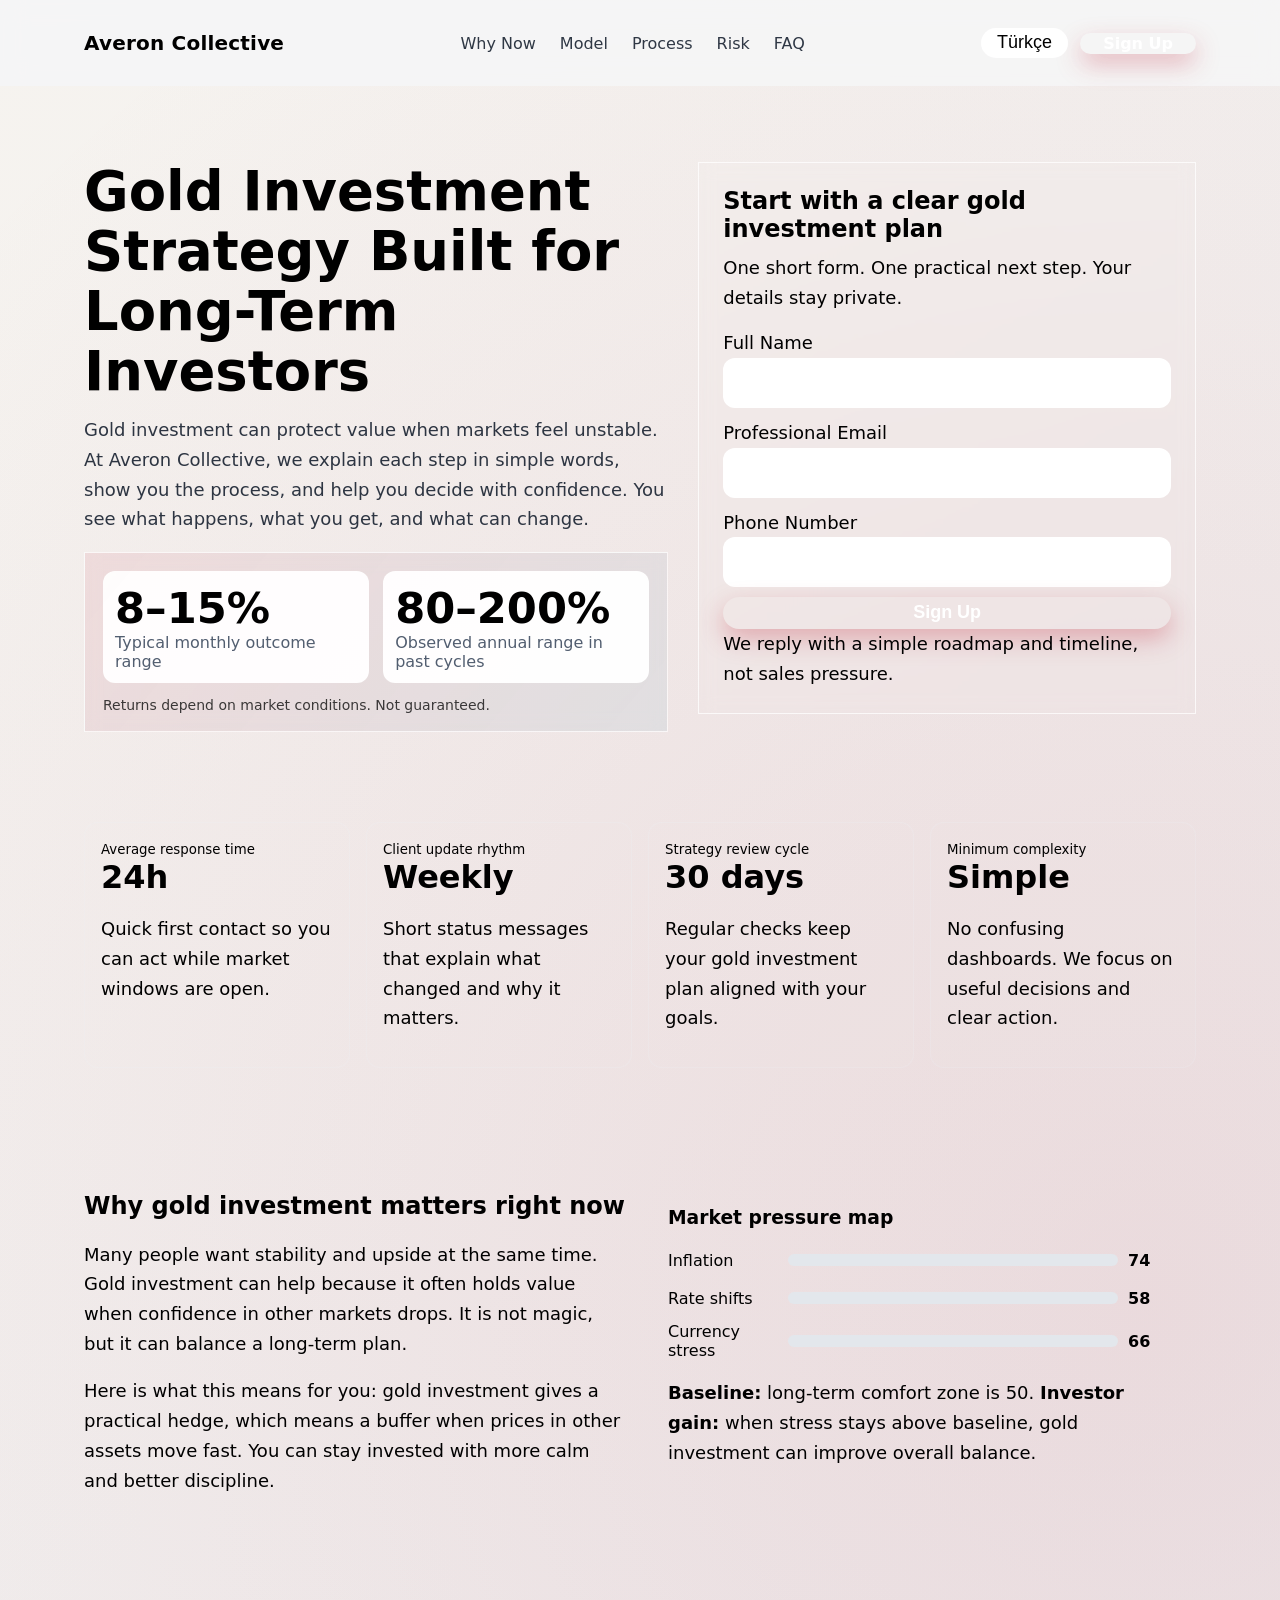
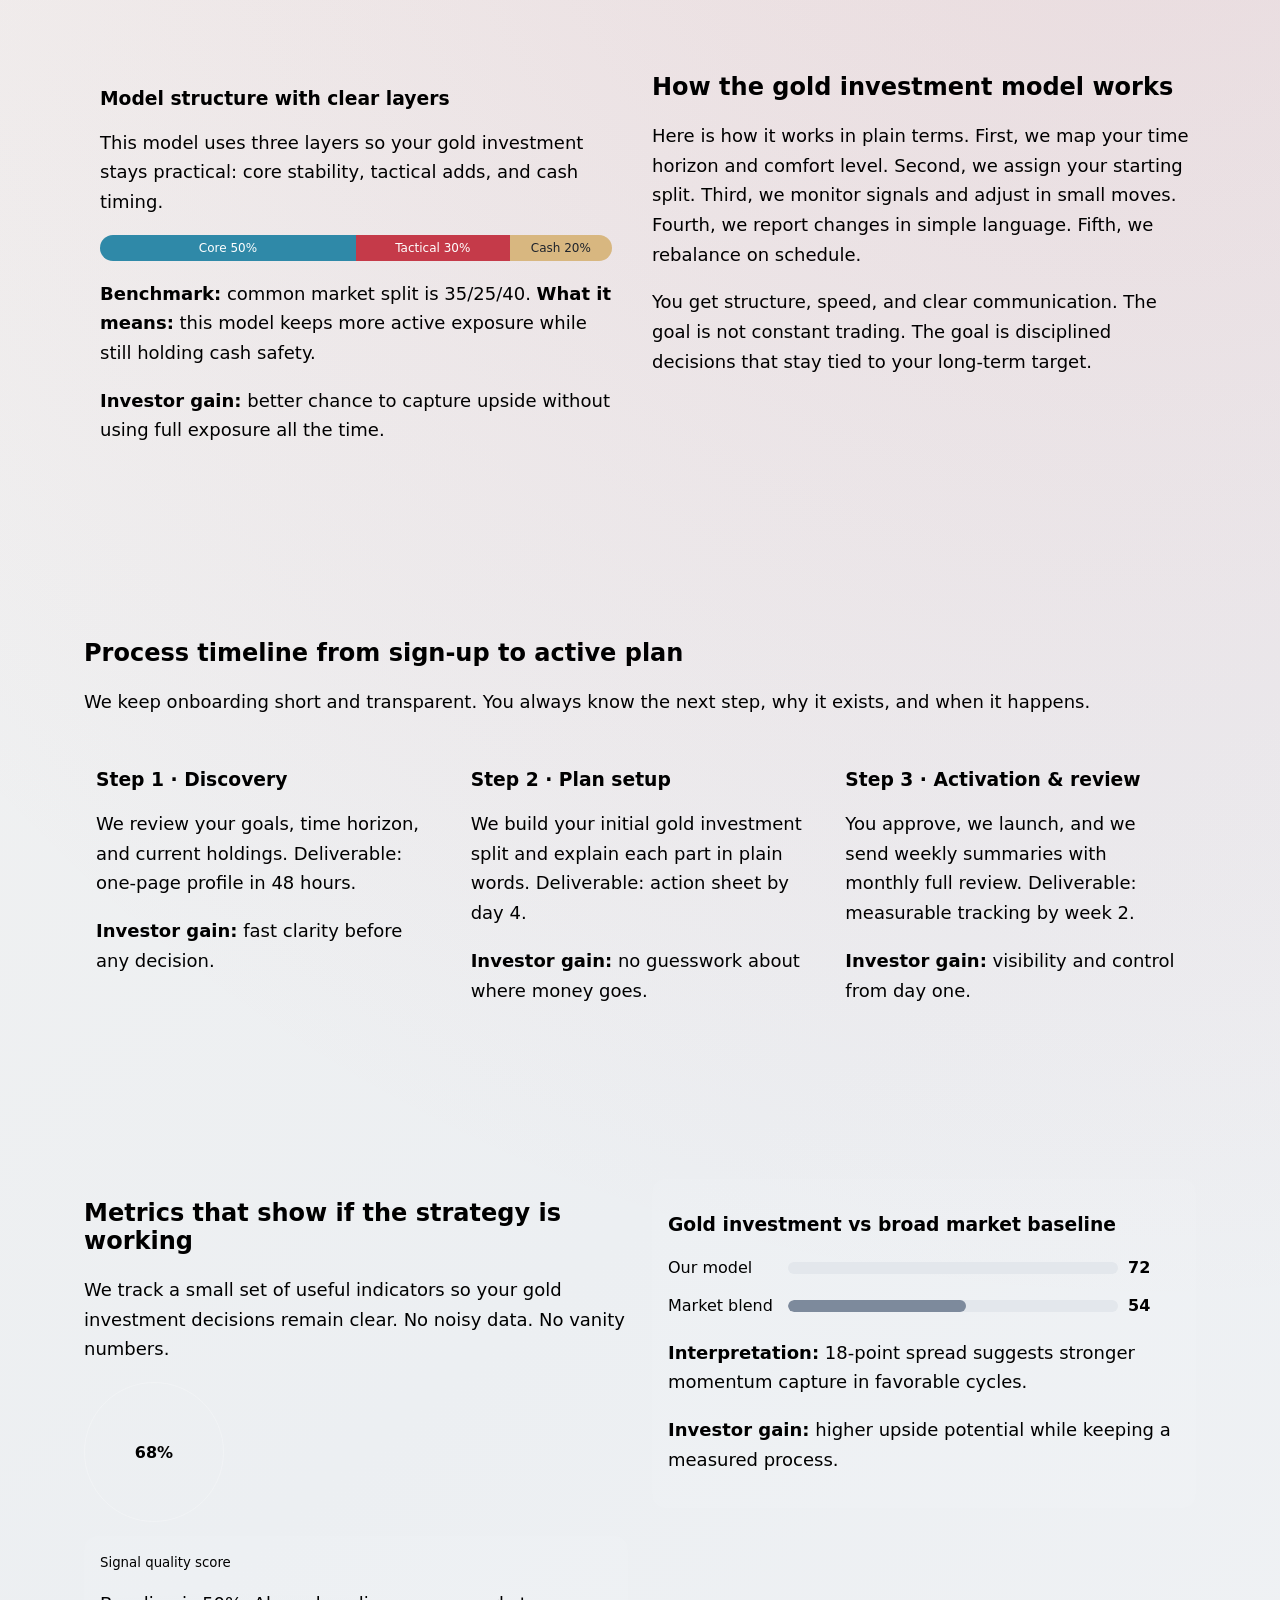
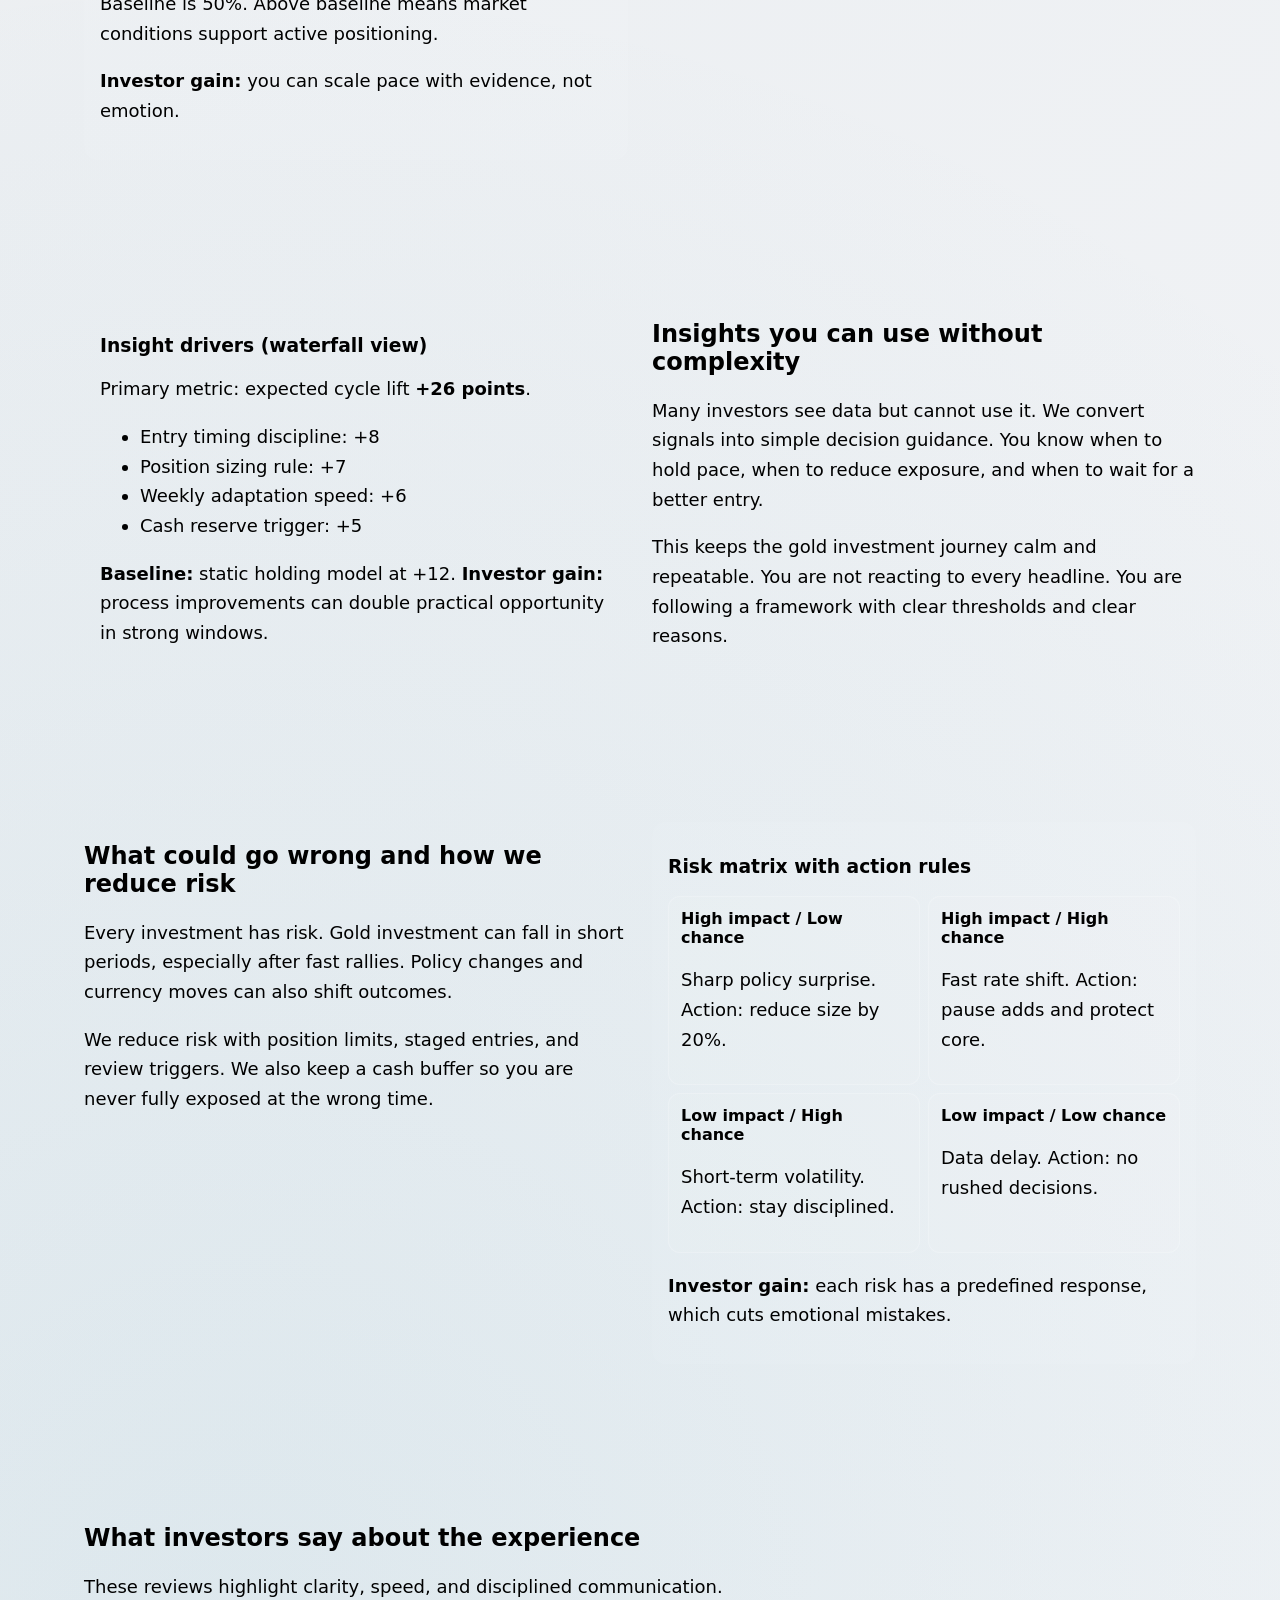
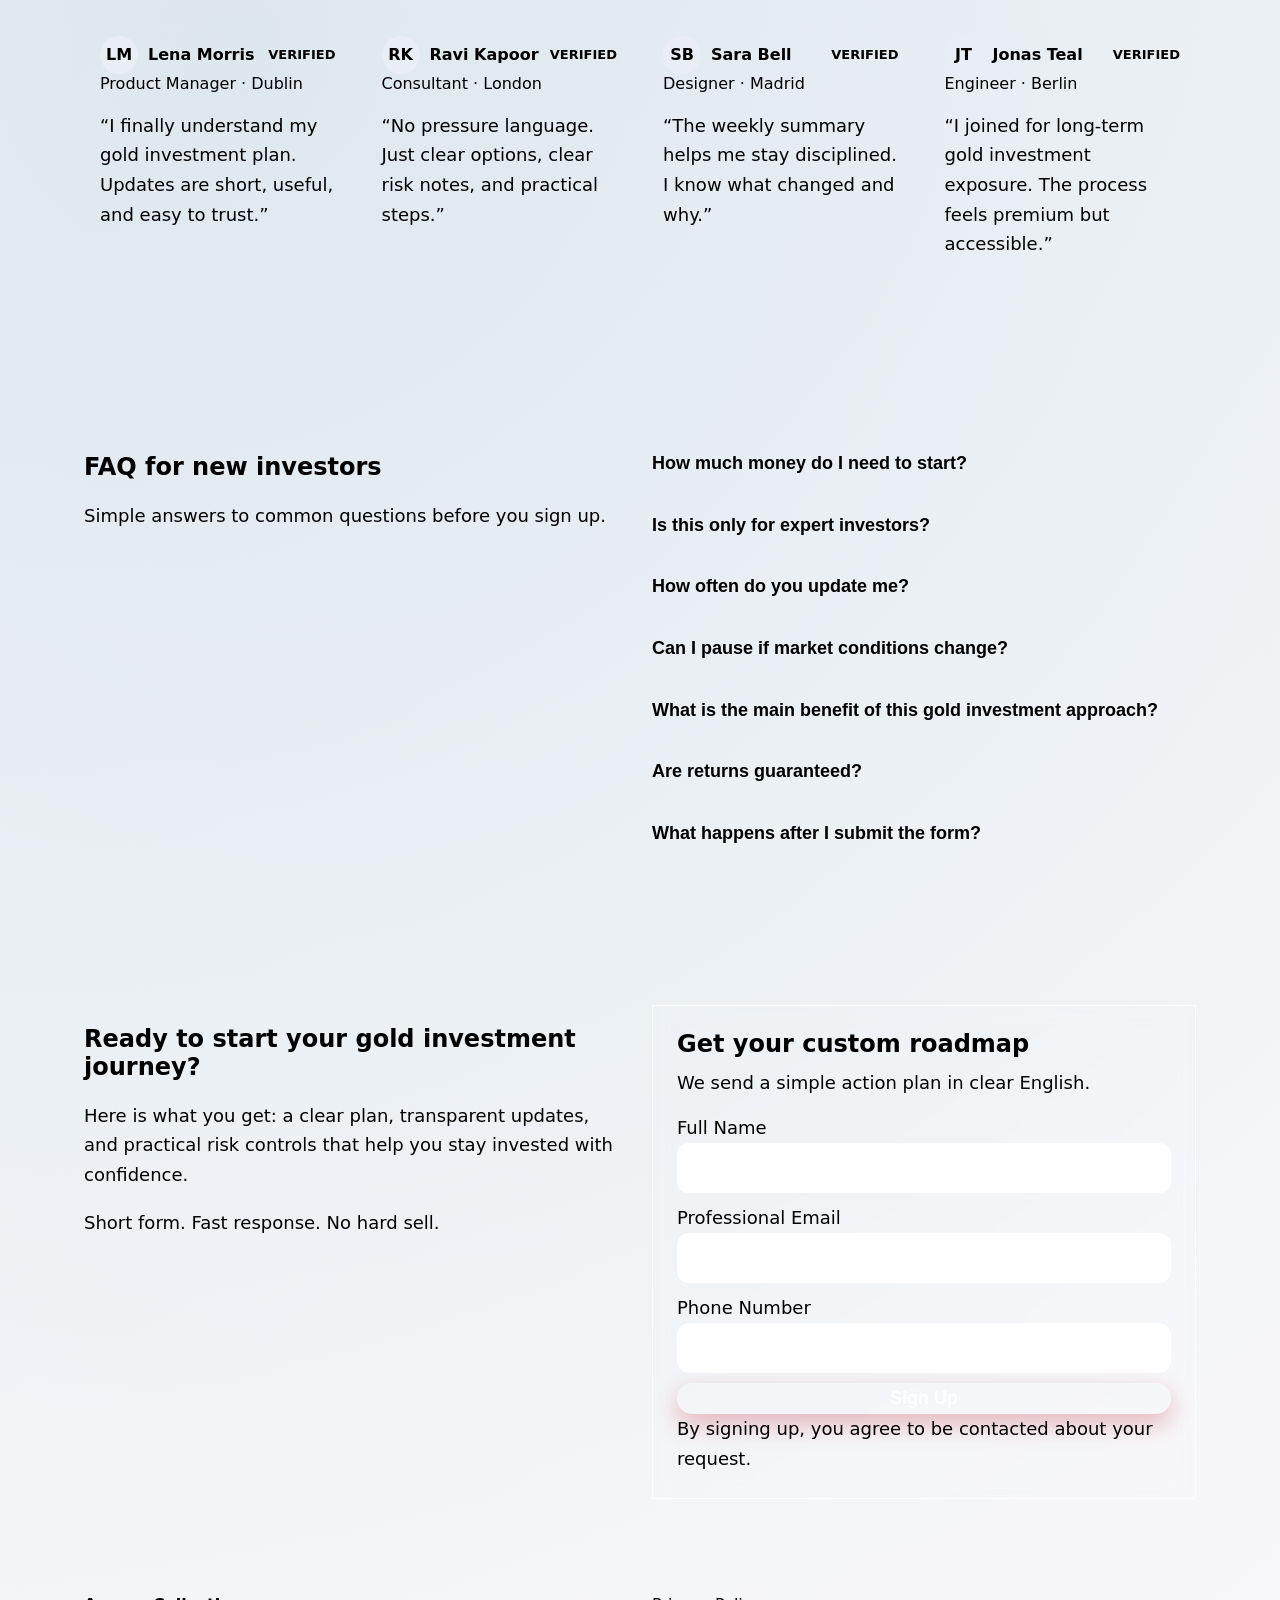
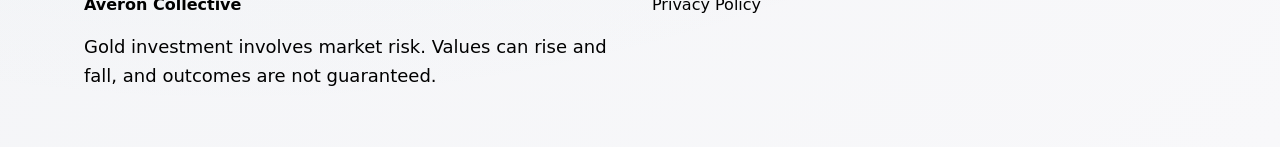
<file: tr/index.html>
<!doctype html>
<html lang="en">
<head>
<meta charset="utf-8"/>
<meta name="viewport" content="width=device-width, initial-scale=1"/>
<title>Averon Collective | Gold Investment Strategy for Long-Term Investors (Türkçe)</title>
<meta name="description" content="Explore Averon Collective, a clear and premium gold investment website built for long-term investors who want transparent process, measured risk, and practical outcomes."/>
<link rel="canonical" href="https://averoncollective.com/tr/"/>
<link rel="alternate" hreflang="en" href="https://averoncollective.com/index.html"/>
<link rel="alternate" hreflang="de" href="https://averoncollective.com/de/index.html"/>
<link rel="alternate" hreflang="fr" href="https://averoncollective.com/fr/index.html"/>
<link rel="alternate" hreflang="es" href="https://averoncollective.com/es/index.html"/>
<link rel="alternate" hreflang="it" href="https://averoncollective.com/it/index.html"/>
<link rel="alternate" hreflang="tr" href="https://averoncollective.com/tr/index.html"/>
<link rel="alternate" hreflang="pt" href="https://averoncollective.com/pt/index.html"/>
<link rel="alternate" hreflang="ja" href="https://averoncollective.com/jp/index.html"/>
<link rel="alternate" hreflang="sk" href="https://averoncollective.com/sk/index.html"/>
<link rel="alternate" hreflang="nl-BE" href="https://averoncollective.com/be/index.html"/>
<link rel="alternate" hreflang="x-default" href="https://averoncollective.com/index.html"/>
<meta property="og:title" content="Averon Collective | Gold Investment Strategy for Long-Term Investors (Türkçe)"/>
<meta property="og:description" content="Explore Averon Collective, a clear and premium gold investment website built for long-term investors who want transparent process, measured risk, and practical outcomes."/>
<meta property="og:type" content="website"/>
<meta property="og:url" content="https://averoncollective.com/tr/"/>
<meta name="twitter:card" content="summary_large_image"/>
<meta name="twitter:title" content="Averon Collective | Gold Investment Strategy for Long-Term Investors (Türkçe)"/>
<meta name="twitter:description" content="Explore Averon Collective, a clear and premium gold investment website built for long-term investors who want transparent process, measured risk, and practical outcomes."/>
<link rel="stylesheet" href="../assets/style.css"/>
<script defer src="../assets/app.js"></script>
<script type="application/ld+json">{"@context":"https://schema.org","@graph":[{"@type":"Organization","name":"Averon Collective","url":"https://averoncollective.com","contactPoint":{"@type":"ContactPoint","contactType":"customer service","email":"support@averoncollective.com"}},{"@type":"WebSite","name":"Averon Collective","url":"https://averoncollective.com"},{"@type":"FAQPage","mainEntity":[{"@type":"Question","name":"How does gold investment work here?","acceptedAnswer":{"@type":"Answer","text":"You complete a simple sign-up form, receive a clear plan, and decide if the strategy fits your timeline."}},{"@type":"Question","name":"Can returns change?","acceptedAnswer":{"@type":"Answer","text":"Yes. Returns depend on market conditions and are not guaranteed."}}]},{"@type":"Review","itemReviewed":{"@type":"Organization","name":"Averon Collective"},"reviewRating":{"@type":"Rating","ratingValue":"5","bestRating":"5"},"author":{"@type":"Person","name":"Lena Morris"},"reviewBody":"Clear process, clear updates, and no hard sell."}]}</script>
</head>
<body>
<header class="site-header"><div class="container header-inner">
<div class="brand">Averon Collective</div>
<nav class="nav-links" aria-label="Main navigation">
<a href="#why">Why Now</a><a href="#model">Model</a><a href="#process">Process</a><a href="#risk">Risk</a><a href="#faq">FAQ</a>
</nav>
<div class="header-right">
<div class="lang-menu"><button class="lang-toggle" aria-haspopup="true" aria-expanded="false">Türkçe</button><div class="lang-list">
<a href="../index.html"><svg class="flag" viewBox="0 0 60 40" aria-hidden="true"><rect width="60" height="40" fill="#012169"/><path d="M0,0 60,40 M60,0 0,40" stroke="#fff" stroke-width="8"/><path d="M0,0 60,40 M60,0 0,40" stroke="#c8102e" stroke-width="4"/><path d="M30,0v40 M0,20h60" stroke="#fff" stroke-width="12"/><path d="M30,0v40 M0,20h60" stroke="#c8102e" stroke-width="7"/></svg>English</a>
<a href="../de/index.html"><svg class="flag" viewBox="0 0 5 3"><rect width="5" height="1" y="0" fill="#000"/><rect width="5" height="1" y="1" fill="#dd0000"/><rect width="5" height="1" y="2" fill="#ffce00"/></svg>Deutsch</a>
<a href="../fr/index.html"><svg class="flag" viewBox="0 0 3 2"><rect width="1" height="2" fill="#0055a4"/><rect x="1" width="1" height="2" fill="#fff"/><rect x="2" width="1" height="2" fill="#ef4135"/></svg>Français</a>
<a href="../es/index.html"><svg class="flag" viewBox="0 0 6 4"><rect width="6" height="4" fill="#aa151b"/><rect y="1" width="6" height="2" fill="#f1bf00"/></svg>Español</a>
<a href="../it/index.html"><svg class="flag" viewBox="0 0 3 2"><rect width="1" height="2" fill="#009246"/><rect x="1" width="1" height="2" fill="#fff"/><rect x="2" width="1" height="2" fill="#ce2b37"/></svg>Italiano</a>
<a href="../tr/index.html"><svg class="flag" viewBox="0 0 6 4"><rect width="6" height="4" fill="#e30a17"/><circle cx="2.5" cy="2" r="1" fill="#fff"/><circle cx="2.8" cy="2" r="0.8" fill="#e30a17"/></svg>Türkçe</a>
<a href="../pt/index.html"><svg class="flag" viewBox="0 0 6 4"><rect width="2.5" height="4" fill="#046a38"/><rect x="2.5" width="3.5" height="4" fill="#da291c"/></svg>Português</a>
<a href="../jp/index.html"><svg class="flag" viewBox="0 0 3 2"><rect width="3" height="2" fill="#fff"/><circle cx="1.5" cy="1" r="0.55" fill="#bc002d"/></svg>日本語</a>
<a href="../sk/index.html"><svg class="flag" viewBox="0 0 6 4"><rect width="6" height="1.33" fill="#fff"/><rect y="1.33" width="6" height="1.33" fill="#0b4ea2"/><rect y="2.66" width="6" height="1.34" fill="#ee1c25"/></svg>Slovenčina</a>
<a href="../be/index.html"><svg class="flag" viewBox="0 0 6 4"><rect width="2" height="4" fill="#000"/><rect x="2" width="2" height="4" fill="#ffd90c"/><rect x="4" width="2" height="4" fill="#ef3340"/></svg>Belgium</a>
</div></div>
<a href="#lead" class="btn btn-primary">Sign Up</a>
<button id="drawerOpen" class="icon-btn burger" aria-label="Open menu">☰</button>
</div>
</div></header>
<div id="drawerBackdrop" class="drawer-backdrop"></div>
<aside id="mobileDrawer" class="mobile-drawer" aria-label="Mobile navigation"><button id="drawerClose" class="icon-btn" aria-label="Close menu">✕</button>
<nav class="timeline"><a href="#why">Why Now</a><a href="#model">Model</a><a href="#process">Process</a><a href="#metrics">Metrics</a><a href="#faq">FAQ</a></nav>
<div class="lang-menu" style="margin-top:14px;"><button class="lang-toggle">Türkçe</button><div class="lang-list">
<a href="../index.html"><svg class="flag" viewBox="0 0 60 40" aria-hidden="true"><rect width="60" height="40" fill="#012169"/><path d="M0,0 60,40 M60,0 0,40" stroke="#fff" stroke-width="8"/><path d="M0,0 60,40 M60,0 0,40" stroke="#c8102e" stroke-width="4"/><path d="M30,0v40 M0,20h60" stroke="#fff" stroke-width="12"/><path d="M30,0v40 M0,20h60" stroke="#c8102e" stroke-width="7"/></svg>English</a>
<a href="../de/index.html"><svg class="flag" viewBox="0 0 5 3"><rect width="5" height="1" y="0" fill="#000"/><rect width="5" height="1" y="1" fill="#dd0000"/><rect width="5" height="1" y="2" fill="#ffce00"/></svg>Deutsch</a>
<a href="../fr/index.html"><svg class="flag" viewBox="0 0 3 2"><rect width="1" height="2" fill="#0055a4"/><rect x="1" width="1" height="2" fill="#fff"/><rect x="2" width="1" height="2" fill="#ef4135"/></svg>Français</a>
<a href="../es/index.html"><svg class="flag" viewBox="0 0 6 4"><rect width="6" height="4" fill="#aa151b"/><rect y="1" width="6" height="2" fill="#f1bf00"/></svg>Español</a>
<a href="../it/index.html"><svg class="flag" viewBox="0 0 3 2"><rect width="1" height="2" fill="#009246"/><rect x="1" width="1" height="2" fill="#fff"/><rect x="2" width="1" height="2" fill="#ce2b37"/></svg>Italiano</a>
<a href="../tr/index.html"><svg class="flag" viewBox="0 0 6 4"><rect width="6" height="4" fill="#e30a17"/><circle cx="2.5" cy="2" r="1" fill="#fff"/><circle cx="2.8" cy="2" r="0.8" fill="#e30a17"/></svg>Türkçe</a>
<a href="../pt/index.html"><svg class="flag" viewBox="0 0 6 4"><rect width="2.5" height="4" fill="#046a38"/><rect x="2.5" width="3.5" height="4" fill="#da291c"/></svg>Português</a>
<a href="../jp/index.html"><svg class="flag" viewBox="0 0 3 2"><rect width="3" height="2" fill="#fff"/><circle cx="1.5" cy="1" r="0.55" fill="#bc002d"/></svg>日本語</a>
<a href="../sk/index.html"><svg class="flag" viewBox="0 0 6 4"><rect width="6" height="1.33" fill="#fff"/><rect y="1.33" width="6" height="1.33" fill="#0b4ea2"/><rect y="2.66" width="6" height="1.34" fill="#ee1c25"/></svg>Slovenčina</a>
<a href="../be/index.html"><svg class="flag" viewBox="0 0 6 4"><rect width="2" height="4" fill="#000"/><rect x="2" width="2" height="4" fill="#ffd90c"/><rect x="4" width="2" height="4" fill="#ef3340"/></svg>Belgium</a>
</div></div>
<a href="#lead" class="btn btn-primary" style="margin-top:14px;">Sign Up</a></aside>
<main>
<section class="hero"><div class="container hero-grid">
<div data-reveal><h1>Gold Investment Strategy Built for Long-Term Investors</h1>
<p>Gold investment can protect value when markets feel unstable. At Averon Collective, we explain each step in simple words, show you the process, and help you decide with confidence. You see what happens, what you get, and what can change.</p>
<div class="glass-card performance"><div class="metric"><div class="value">8–15%</div><div class="label">Typical monthly outcome range</div></div><div class="metric"><div class="value">80–200%</div><div class="label">Observed annual range in past cycles</div></div><div class="micro">Returns depend on market conditions. Not guaranteed.</div></div>
</div>
<div class="glass-card form-card" id="lead" data-reveal><h3>Start with a clear gold investment plan</h3><p>One short form. One practical next step. Your details stay private.</p>
<form><label>Full Name<input type="text" name="name" required/></label><label>Professional Email<input type="email" name="email" required/></label><label>Phone Number<input type="tel" name="phone" required/></label><button class="btn btn-primary" type="submit">Sign Up</button></form>
<div class="small-copy">We reply with a simple roadmap and timeline, not sales pressure.</div></div>
</div></section>
<section class="kpi-strip"><div class="container"><div class="kpi-grid">
<div class="kpi"><small>Average response time</small><strong>24h</strong><p>Quick first contact so you can act while market windows are open.</p></div>
<div class="kpi"><small>Client update rhythm</small><strong>Weekly</strong><p>Short status messages that explain what changed and why it matters.</p></div>
<div class="kpi"><small>Strategy review cycle</small><strong>30 days</strong><p>Regular checks keep your gold investment plan aligned with your goals.</p></div>
<div class="kpi"><small>Minimum complexity</small><strong>Simple</strong><p>No confusing dashboards. We focus on useful decisions and clear action.</p></div>
</div></div></section>
<section class="content-section" id="why"><div class="container split"><div data-reveal><h2>Why gold investment matters right now</h2><p>Many people want stability and upside at the same time. Gold investment can help because it often holds value when confidence in other markets drops. It is not magic, but it can balance a long-term plan.</p><p>Here is what this means for you: gold investment gives a practical hedge, which means a buffer when prices in other assets move fast. You can stay invested with more calm and better discipline.</p></div>
<div class="card" data-reveal><h3>Market pressure map</h3><div class="compare"><div class="compare-row"><span>Inflation</span><div class="chart-bar"><span style="width:74%;background:var(--accent-a);"></span></div><strong>74</strong></div><div class="compare-row"><span>Rate shifts</span><div class="chart-bar"><span style="width:58%;background:var(--accent-b);"></span></div><strong>58</strong></div><div class="compare-row"><span>Currency stress</span><div class="chart-bar"><span style="width:66%;background:var(--accent-c);"></span></div><strong>66</strong></div></div><p><strong>Baseline:</strong> long-term comfort zone is 50. <strong>Investor gain:</strong> when stress stays above baseline, gold investment can improve overall balance.</p></div></div></section>
<section class="content-section" id="model"><div class="container split"><div class="card" data-reveal><h3>Model structure with clear layers</h3><p>This model uses three layers so your gold investment stays practical: core stability, tactical adds, and cash timing.</p><div class="stack"><span style="width:50%;background:#2f89a8;">Core 50%</span><span style="width:30%;background:#c53a49;">Tactical 30%</span><span style="width:20%;background:#d8b780;color:#1f242c;">Cash 20%</span></div><p><strong>Benchmark:</strong> common market split is 35/25/40. <strong>What it means:</strong> this model keeps more active exposure while still holding cash safety.</p><p><strong>Investor gain:</strong> better chance to capture upside without using full exposure all the time.</p></div>
<div data-reveal><h2>How the gold investment model works</h2><p>Here is how it works in plain terms. First, we map your time horizon and comfort level. Second, we assign your starting split. Third, we monitor signals and adjust in small moves. Fourth, we report changes in simple language. Fifth, we rebalance on schedule.</p><p>You get structure, speed, and clear communication. The goal is not constant trading. The goal is disciplined decisions that stay tied to your long-term target.</p></div></div></section>
<section class="content-section" id="process"><div class="container"><h2>Process timeline from sign-up to active plan</h2><p>We keep onboarding short and transparent. You always know the next step, why it exists, and when it happens.</p><div class="grid-3 timeline" data-reveal><div class="card timeline-item"><h3>Step 1 · Discovery</h3><p>We review your goals, time horizon, and current holdings. Deliverable: one-page profile in 48 hours.</p><p><strong>Investor gain:</strong> fast clarity before any decision.</p></div><div class="card timeline-item"><h3>Step 2 · Plan setup</h3><p>We build your initial gold investment split and explain each part in plain words. Deliverable: action sheet by day 4.</p><p><strong>Investor gain:</strong> no guesswork about where money goes.</p></div><div class="card timeline-item"><h3>Step 3 · Activation & review</h3><p>You approve, we launch, and we send weekly summaries with monthly full review. Deliverable: measurable tracking by week 2.</p><p><strong>Investor gain:</strong> visibility and control from day one.</p></div></div></div></section>
<section class="content-section metrics" id="metrics"><div class="container split"><div data-reveal><h2>Metrics that show if the strategy is working</h2><p>We track a small set of useful indicators so your gold investment decisions remain clear. No noisy data. No vanity numbers.</p><div class="ring-wrap"><div class="ring"><strong>68%</strong></div><div class="dark-card"><small>Signal quality score</small><p>Baseline is 50%. Above baseline means market conditions support active positioning.</p><p><strong>Investor gain:</strong> you can scale pace with evidence, not emotion.</p></div></div></div>
<div class="dark-card" data-reveal><h3>Gold investment vs broad market baseline</h3><div class="compare"><div class="compare-row"><span>Our model</span><div class="chart-bar"><span style="width:72%;background:var(--accent-a);"></span></div><strong>72</strong></div><div class="compare-row"><span>Market blend</span><div class="chart-bar"><span style="width:54%;background:#7d8a9c;"></span></div><strong>54</strong></div></div><p><strong>Interpretation:</strong> 18-point spread suggests stronger momentum capture in favorable cycles.</p><p><strong>Investor gain:</strong> higher upside potential while keeping a measured process.</p></div></div></section>
<section class="content-section" id="insights"><div class="container split"><div class="card" data-reveal><h3>Insight drivers (waterfall view)</h3><p>Primary metric: expected cycle lift <strong>+26 points</strong>.</p><ul><li>Entry timing discipline: +8</li><li>Position sizing rule: +7</li><li>Weekly adaptation speed: +6</li><li>Cash reserve trigger: +5</li></ul><p><strong>Baseline:</strong> static holding model at +12. <strong>Investor gain:</strong> process improvements can double practical opportunity in strong windows.</p></div>
<div data-reveal><h2>Insights you can use without complexity</h2><p>Many investors see data but cannot use it. We convert signals into simple decision guidance. You know when to hold pace, when to reduce exposure, and when to wait for a better entry.</p><p>This keeps the gold investment journey calm and repeatable. You are not reacting to every headline. You are following a framework with clear thresholds and clear reasons.</p></div></div></section>
<section class="content-section risk" id="risk"><div class="container split"><div data-reveal><h2>What could go wrong and how we reduce risk</h2><p>Every investment has risk. Gold investment can fall in short periods, especially after fast rallies. Policy changes and currency moves can also shift outcomes.</p><p>We reduce risk with position limits, staged entries, and review triggers. We also keep a cash buffer so you are never fully exposed at the wrong time.</p></div>
<div class="dark-card" data-reveal><h3>Risk matrix with action rules</h3><div class="risk-matrix"><div><strong>High impact / Low chance</strong><p>Sharp policy surprise. Action: reduce size by 20%.</p></div><div><strong>High impact / High chance</strong><p>Fast rate shift. Action: pause adds and protect core.</p></div><div><strong>Low impact / High chance</strong><p>Short-term volatility. Action: stay disciplined.</p></div><div><strong>Low impact / Low chance</strong><p>Data delay. Action: no rushed decisions.</p></div></div><p><strong>Investor gain:</strong> each risk has a predefined response, which cuts emotional mistakes.</p></div></div></section>
<section class="content-section" id="reviews"><div class="container"><h2>What investors say about the experience</h2><p>These reviews highlight clarity, speed, and disciplined communication.</p><div class="reviews-grid" data-reveal>
<article class="card"><div class="review-head"><div class="avatar">LM</div><strong>Lena Morris</strong><span class="verified">VERIFIED</span></div><div>Product Manager · Dublin</div><p>“I finally understand my gold investment plan. Updates are short, useful, and easy to trust.”</p></article>
<article class="card"><div class="review-head"><div class="avatar">RK</div><strong>Ravi Kapoor</strong><span class="verified">VERIFIED</span></div><div>Consultant · London</div><p>“No pressure language. Just clear options, clear risk notes, and practical steps.”</p></article>
<article class="card"><div class="review-head"><div class="avatar">SB</div><strong>Sara Bell</strong><span class="verified">VERIFIED</span></div><div>Designer · Madrid</div><p>“The weekly summary helps me stay disciplined. I know what changed and why.”</p></article>
<article class="card"><div class="review-head"><div class="avatar">JT</div><strong>Jonas Teal</strong><span class="verified">VERIFIED</span></div><div>Engineer · Berlin</div><p>“I joined for long-term gold investment exposure. The process feels premium but accessible.”</p></article>
</div></div></section>
<section class="content-section" id="faq"><div class="container split"><div data-reveal><h2>FAQ for new investors</h2><p>Simple answers to common questions before you sign up.</p></div><div data-reveal>
<div class="faq-item"><button class="faq-q" aria-expanded="false">How much money do I need to start?</button><div class="faq-answer"><p>You can start with a clear plan first. We define an amount that fits your goals and timeline.</p></div></div>
<div class="faq-item"><button class="faq-q" aria-expanded="false">Is this only for expert investors?</button><div class="faq-answer"><p>No. The process is built for regular long-term investors who want clarity and structure.</p></div></div>
<div class="faq-item"><button class="faq-q" aria-expanded="false">How often do you update me?</button><div class="faq-answer"><p>You receive weekly short updates and a full monthly review with action notes.</p></div></div>
<div class="faq-item"><button class="faq-q" aria-expanded="false">Can I pause if market conditions change?</button><div class="faq-answer"><p>Yes. We can pause new adds and protect core positions when signals weaken.</p></div></div>
<div class="faq-item"><button class="faq-q" aria-expanded="false">What is the main benefit of this gold investment approach?</button><div class="faq-answer"><p>You get a repeatable process that combines upside opportunity with practical risk control.</p></div></div>
<div class="faq-item"><button class="faq-q" aria-expanded="false">Are returns guaranteed?</button><div class="faq-answer"><p>No. Returns depend on market conditions and can move up or down.</p></div></div>
<div class="faq-item"><button class="faq-q" aria-expanded="false">What happens after I submit the form?</button><div class="faq-answer"><p>We contact you within 24 hours and share a simple roadmap for next steps.</p></div></div>
</div></div></section>
<section class="final-cta" id="final"><div class="container split"><div data-reveal><h2>Ready to start your gold investment journey?</h2><p>Here is what you get: a clear plan, transparent updates, and practical risk controls that help you stay invested with confidence.</p><p>Short form. Fast response. No hard sell.</p></div>
<div class="glass-card form-card" data-reveal><h3>Get your custom roadmap</h3><p>We send a simple action plan in clear English.</p><form><label>Full Name<input type="text" required/></label><label>Professional Email<input type="email" required/></label><label>Phone Number<input type="tel" required/></label><button class="btn btn-primary" type="submit">Sign Up</button></form><div class="small-copy">By signing up, you agree to be contacted about your request.</div></div>
</div></section>
</main>
<footer class="site-footer"><div class="container split"><div><strong>Averon Collective</strong><p>Gold investment involves market risk. Values can rise and fall, and outcomes are not guaranteed.</p></div><div><a href="#" data-open-privacy>Privacy Policy</a></div></div></footer>
<div id="privacyModal" class="modal-wrap" aria-hidden="true"><div class="modal-backdrop"></div><div class="modal" role="dialog" aria-modal="true" aria-label="Privacy Policy"><button class="icon-btn" data-close-privacy aria-label="Close privacy modal" style="float:right;">✕</button><h2>Privacy Policy</h2>
<h3>Introduction</h3><p>We respect your privacy and explain clearly how we use your information.</p>
<h3>Data collection</h3><p>We collect your name, professional email, phone number, and website usage signals.</p>
<h3>Legal basis</h3><p>We process data to answer your request and provide service updates that you asked for.</p>
<h3>Cookies</h3><p>We use essential and analytics cookies to improve experience and measure performance.</p>
<h3>Retention</h3><p>We keep personal data only as long as needed for service and legal obligations.</p>
<h3>Third-party sharing</h3><p>We share limited data with trusted providers for hosting, analytics, and communication support.</p>
<h3>Security</h3><p>We use access controls and secure systems to protect your information.</p>
<h3>User rights</h3><p>You can request access, correction, deletion, or processing limits at any time.</p>
<h3>International transfers</h3><p>When data moves across borders, we apply safeguards required by applicable laws.</p>
<h3>Industry risk disclosure</h3><p>Investment information is educational and planning-focused. Market outcomes can vary.</p>
<h3>Contact</h3><p>Email support@averoncollective.com for any privacy request.</p>
<footer><button class="btn btn-outline" data-close-privacy>Close</button></footer>
</div></div>
</body></html>
</file>
<file: assets/style.css>
DESIGN SEED: 7394
/*
DESIGN PROFILE
• ID: AC-7394
• Background family: Neutral
• Surface style: Soft glassmorphism
• Accent A (CTA): Crimson
• Accent B: Steel cyan
• Text strategy: Mixed
• Section rhythm: Light hero → Dark KPI → Light why market → Split model → Light process → Dark metrics → Light insights → Dark risk → Light reviews/FAQ/final CTA
• Glow strategy: Crimson glow bottom-right in hero, steel-cyan glow top-center in model, soft pearl glow left side in final CTA
*/
:root {
  --bg-main: #f3f2ef;
  --bg-soft: #ffffff;
  --bg-dark: #1f242c;
  --bg-dark-2: #252c35;
  --text-main: #151a22;
  --text-soft: #4b5563;
  --text-light: #e8edf4;
  --border: rgba(21, 26, 34, 0.14);
  --card: rgba(255, 255, 255, 0.86);
  --accent-a: #c53a49;
  --accent-a-hover: #a82f3d;
  --accent-b: #2f89a8;
  --accent-c: #d8b780;
  --btn-height: 48px;
  --radius: 16px;
  --shadow: 0 18px 46px rgba(24, 31, 43, 0.13);
}
* { box-sizing: border-box; }
html, body { margin: 0; padding: 0; overflow-x: hidden; }
body {
  font-family: Inter, ui-sans-serif, system-ui, -apple-system, Segoe UI, Roboto, Helvetica, Arial, sans-serif;
  background: radial-gradient(circle at 90% 20%, rgba(197, 58, 73, 0.12), transparent 30%),
    radial-gradient(circle at 18% 74%, rgba(47, 137, 168, 0.1), transparent 34%),
    linear-gradient(140deg, #f6f3ef 0%, #eceff2 44%, #f8f8fa 100%);
  color: var(--text-main);
}
section { position: relative; overflow: hidden; }
.container {
  width: 100%;
  max-width: 1160px;
  margin: 0 auto;
  padding-inline: 24px;
}
p, li, label, input, button, summary, .small-copy, .faq-answer {
  font-size: 18px;
  line-height: 1.65;
}
a { color: inherit; text-decoration: none; }
.btn {
  height: var(--btn-height);
  border-radius: 999px;
  padding: 0 22px;
  border: 1px solid transparent;
  display: inline-flex;
  align-items: center;
  justify-content: center;
  font-weight: 600;
  transition: .25s ease;
}
.btn-primary {
  background: linear-gradient(115deg, var(--accent-a), #e15b67);
  color: #fff;
  box-shadow: 0 10px 24px rgba(197, 58, 73, 0.34);
}
.btn-primary:hover { transform: translateY(-1px); background: linear-gradient(115deg, var(--accent-a-hover), var(--accent-a)); }
.btn-primary:focus-visible, .btn-outline:focus-visible, .lang-toggle:focus-visible, .icon-btn:focus-visible {
  outline: 3px solid rgba(47, 137, 168, 0.35);
  outline-offset: 2px;
}
.btn-outline { border-color: var(--border); background: #fff; }
.site-header {
  position: sticky; top: 0; z-index: 40;
  background: rgba(246, 246, 247, 0.9);
  backdrop-filter: blur(12px);
  border-bottom: 1px solid var(--border);
}
.header-inner { display: flex; justify-content: space-between; align-items: center; min-height: 86px; gap: 20px; }
.brand { font-size: 1.25rem; font-weight: 800; letter-spacing: 0.2px; }
.nav-links { display: flex; gap: 24px; flex-wrap: wrap; }
.nav-links a { font-weight: 500; color: #2f3845; }
.nav-links a:hover { color: var(--accent-a); }
.header-right { display: flex; gap: 12px; align-items: center; }
.lang-menu { position: relative; }
.lang-toggle {
  height: var(--btn-height);
  border-radius: 999px;
  border: 1px solid var(--border);
  background: #fff;
  padding: 0 16px;
  font-size: 18px;
}
.lang-list {
  position: absolute; right: 0; top: calc(100% + 8px);
  width: 240px; border-radius: 14px; background: #fff;
  border: 1px solid var(--border); box-shadow: var(--shadow);
  padding: 10px; display: none;
}
.lang-menu.open .lang-list { display: block; }
.lang-list a { display: flex; align-items: center; gap: 10px; padding: 10px; border-radius: 10px; }
.lang-list a:hover { background: #f2f5f9; }
.flag { width: 20px; height: 14px; border-radius: 2px; flex-shrink: 0; box-shadow: 0 0 0 1px rgba(0,0,0,.08); }
.burger { display: none; }
.hero { padding: 76px 0 56px; }
.hero-grid { display: grid; grid-template-columns: 1.08fr 0.92fr; gap: 30px; align-items: start; }
.glass-card { background: var(--card); border: 1px solid rgba(255,255,255,0.75); box-shadow: var(--shadow); border-radius: var(--radius); backdrop-filter: blur(8px); }
h1 { font-size: clamp(2rem, 5vw, 3.4rem); line-height: 1.1; margin: 0 0 14px; }
.hero p { margin: 0 0 14px; color: #2d3542; }
.performance {
  margin-top: 18px; padding: 18px;
  display: grid; grid-template-columns: repeat(2, minmax(0,1fr)); gap: 14px;
  background: linear-gradient(130deg, rgba(197,58,73,.1), rgba(47,137,168,.08));
}
.performance .metric { background: rgba(255,255,255,.94); border: 1px solid var(--border); border-radius: 12px; padding: 12px; min-width: 0; }
.performance .value { font-size: clamp(2rem,4vw,2.7rem); font-weight: 800; }
.performance .label { color: #525e70; font-size: 16px; }
.performance .micro { grid-column: 1 / -1; font-size: 14px; opacity: .75; }
.form-card { padding: 24px; }
.form-card h3 { margin: 0; font-size: 1.5rem; }
.form-card p { margin: 10px 0 16px; color: var(--text-soft); }
form { display: grid; gap: 10px; }
input { width: 100%; height: 50px; border-radius: 12px; border: 1px solid var(--border); padding: 0 12px; }
.kpi-strip, .metrics, .risk { background: var(--bg-dark); color: var(--text-light); }
.kpi-strip { padding: 34px 0; }
.kpi-grid { display: grid; grid-template-columns: repeat(auto-fit, minmax(220px,1fr)); gap: 16px; }
.kpi { border: 1px solid rgba(232,237,244,0.2); border-radius: 14px; padding: 16px; min-width: 0; background: rgba(255,255,255,0.03); }
.kpi strong { font-size: 2rem; display: block; }
.content-section { padding: 70px 0; }
.split { display: grid; grid-template-columns: 1fr 1fr; gap: 24px; align-items: start; }
.grid-3 { display: grid; grid-template-columns: repeat(auto-fit, minmax(260px, 1fr)); gap: 16px; }
.card { background: var(--bg-soft); border: 1px solid var(--border); border-radius: 14px; padding: 16px; min-width: 0; max-width: 100%; }
.dark-card { background: rgba(255,255,255,.05); border-color: rgba(255,255,255,.2); border-radius: 14px; padding: 16px; min-width: 0; }
.chart-bar { height: 12px; border-radius: 999px; background: #e3e7ec; position: relative; overflow: hidden; margin: 8px 0; }
.chart-bar span { position: absolute; inset: 0 auto 0 0; border-radius: inherit; }
.compare { display:grid; gap:10px; }
.compare-row { display:grid; grid-template-columns: 110px 1fr 52px; gap:10px; align-items:center; }
.stack { display: flex; height: 26px; border-radius: 999px; overflow: hidden; margin: 8px 0; }
.stack span { display: inline-flex; align-items: center; justify-content: center; color: #fff; font-size: 12px; }
.ring-wrap { display:flex; gap:14px; flex-wrap:wrap; }
.ring { width: 140px; aspect-ratio: 1; border-radius: 50%; background: conic-gradient(var(--accent-b) 0 68%, rgba(255,255,255,.18) 68%); display:grid; place-items:center; border:1px solid rgba(255,255,255,.25); }
.risk-matrix { display:grid; grid-template-columns: repeat(2, minmax(0,1fr)); gap:8px; }
.risk-matrix div { padding: 12px; border-radius: 12px; background: rgba(255,255,255,.06); border:1px solid rgba(255,255,255,.2); }
.timeline { display:grid; gap:12px; }
.timeline-item { border-left: 3px solid var(--accent-b); padding-left: 12px; }
.reviews-grid { display:grid; grid-template-columns: repeat(auto-fit, minmax(250px, 1fr)); gap: 14px; }
.review-head { display:flex; align-items:center; gap:10px; }
.avatar { width:38px; height:38px; border-radius:999px; display:grid; place-items:center; font-weight:700; background:#e8eef4; }
.verified { font-size: 13px; color: var(--accent-a); font-weight: 700; margin-left: auto; }
.faq-item { border-bottom: 1px solid var(--border); }
.faq-q { width: 100%; text-align: left; border: 0; background: transparent; padding: 16px 0; font-weight: 600; }
.faq-answer { max-height: 0; overflow: hidden; transition: max-height .25s ease; color: var(--text-soft); }
.final-cta { padding: 70px 0; }
.site-footer { padding: 26px 0 38px; border-top: 1px solid var(--border); }
.drawer-backdrop { position: fixed; inset: 0; background: rgba(10, 12, 16, 0.45); opacity: 0; pointer-events: none; transition: .2s; z-index: 45; }
.mobile-drawer { position: fixed; inset: 0 0 0 auto; width: min(90%, 350px); background: #fff; transform: translateX(105%); transition: .25s; z-index: 50; padding: 20px; overflow-y: auto; }
body.drawer-open .drawer-backdrop { opacity: 1; pointer-events: auto; }
body.drawer-open .mobile-drawer { transform: translateX(0); }
.icon-btn { height: var(--btn-height); width: var(--btn-height); border-radius: 999px; border: 1px solid var(--border); background: #fff; }
.modal-wrap { position: fixed; inset: 0; display:none; z-index:70; }
.modal-wrap.open { display:block; }
.modal-backdrop { position:absolute; inset:0; background: rgba(0,0,0,.5); }
.modal { position:relative; margin: 5vh auto; max-width: 760px; max-height: 88vh; overflow:auto; background:#fff; border-radius: 16px; padding: 22px; }
.modal footer { display:flex; justify-content: flex-start; padding-top: 16px; }
@media (max-width: 900px) {
  .nav-links, .header-right .lang-menu, .header-right > .btn-primary { display:none; }
  .burger { display: inline-flex; }
  .hero-grid, .split { grid-template-columns: 1fr; }
}
</file>
